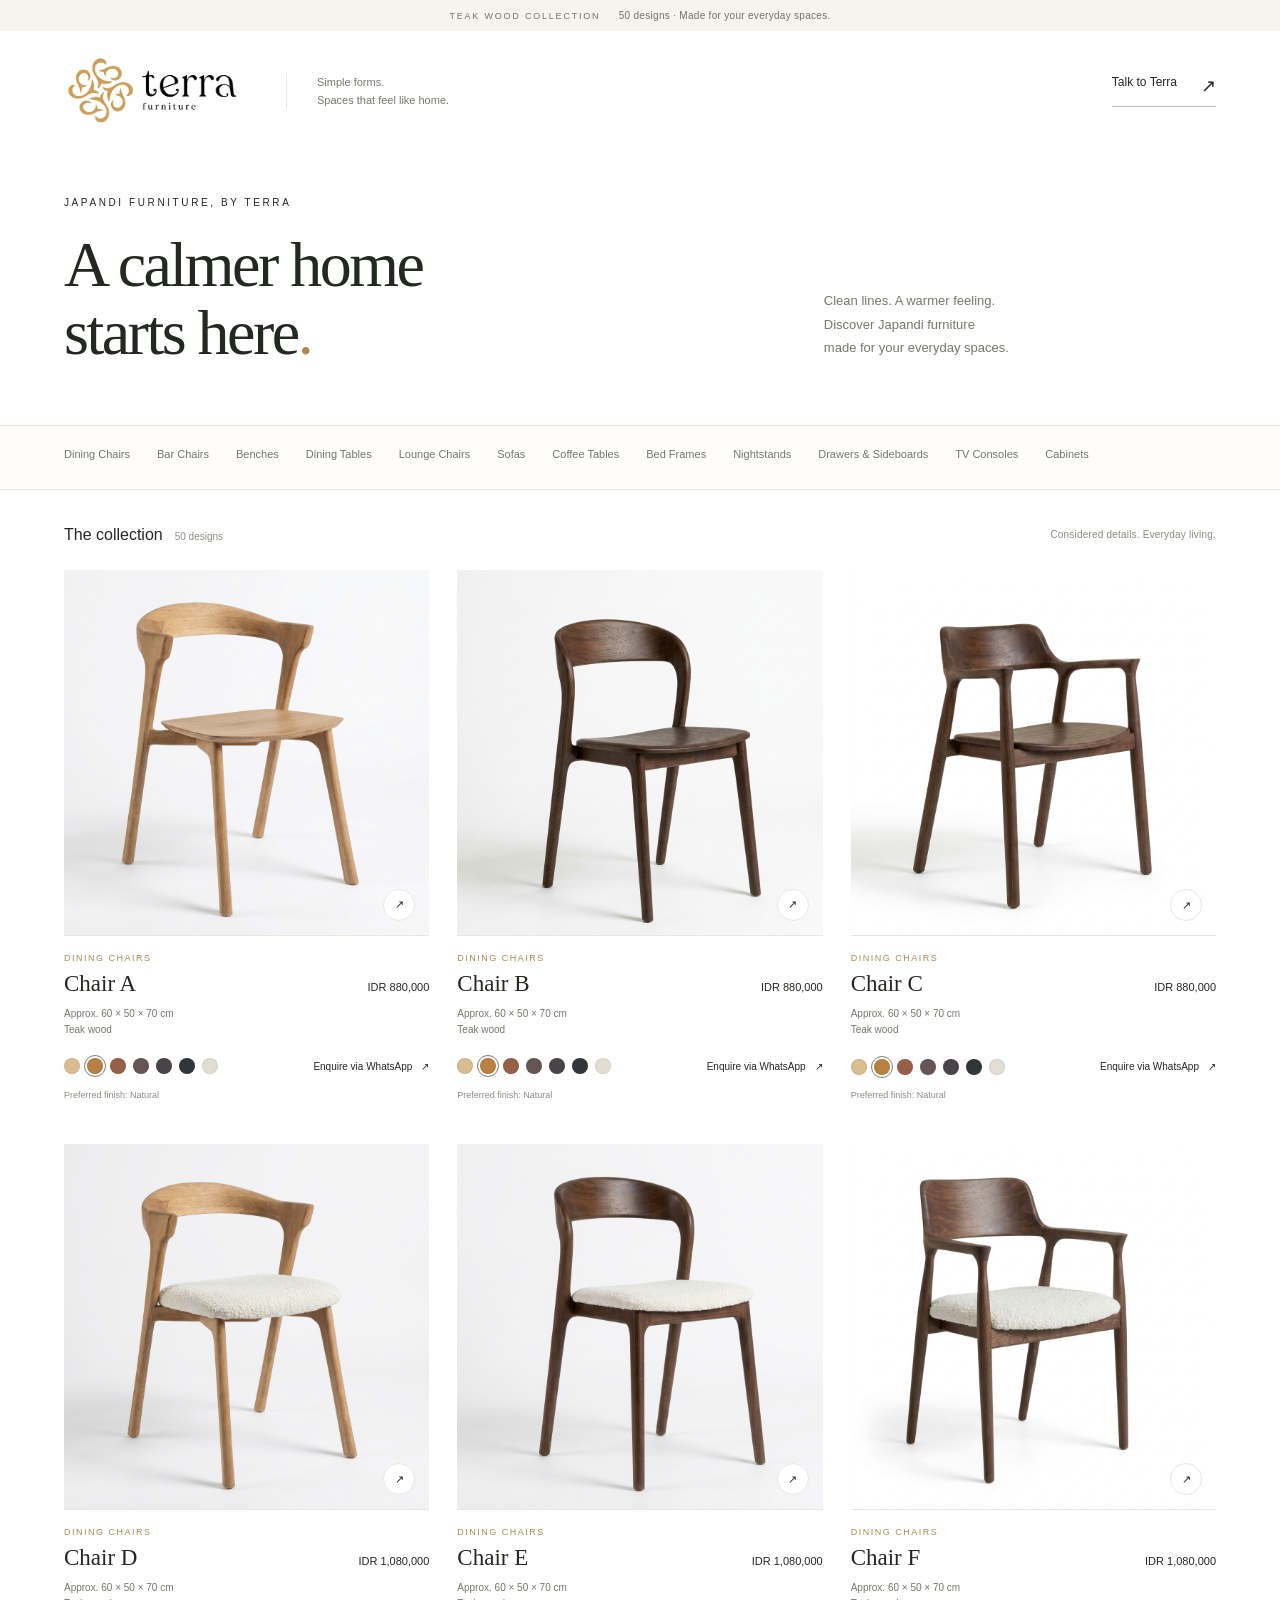
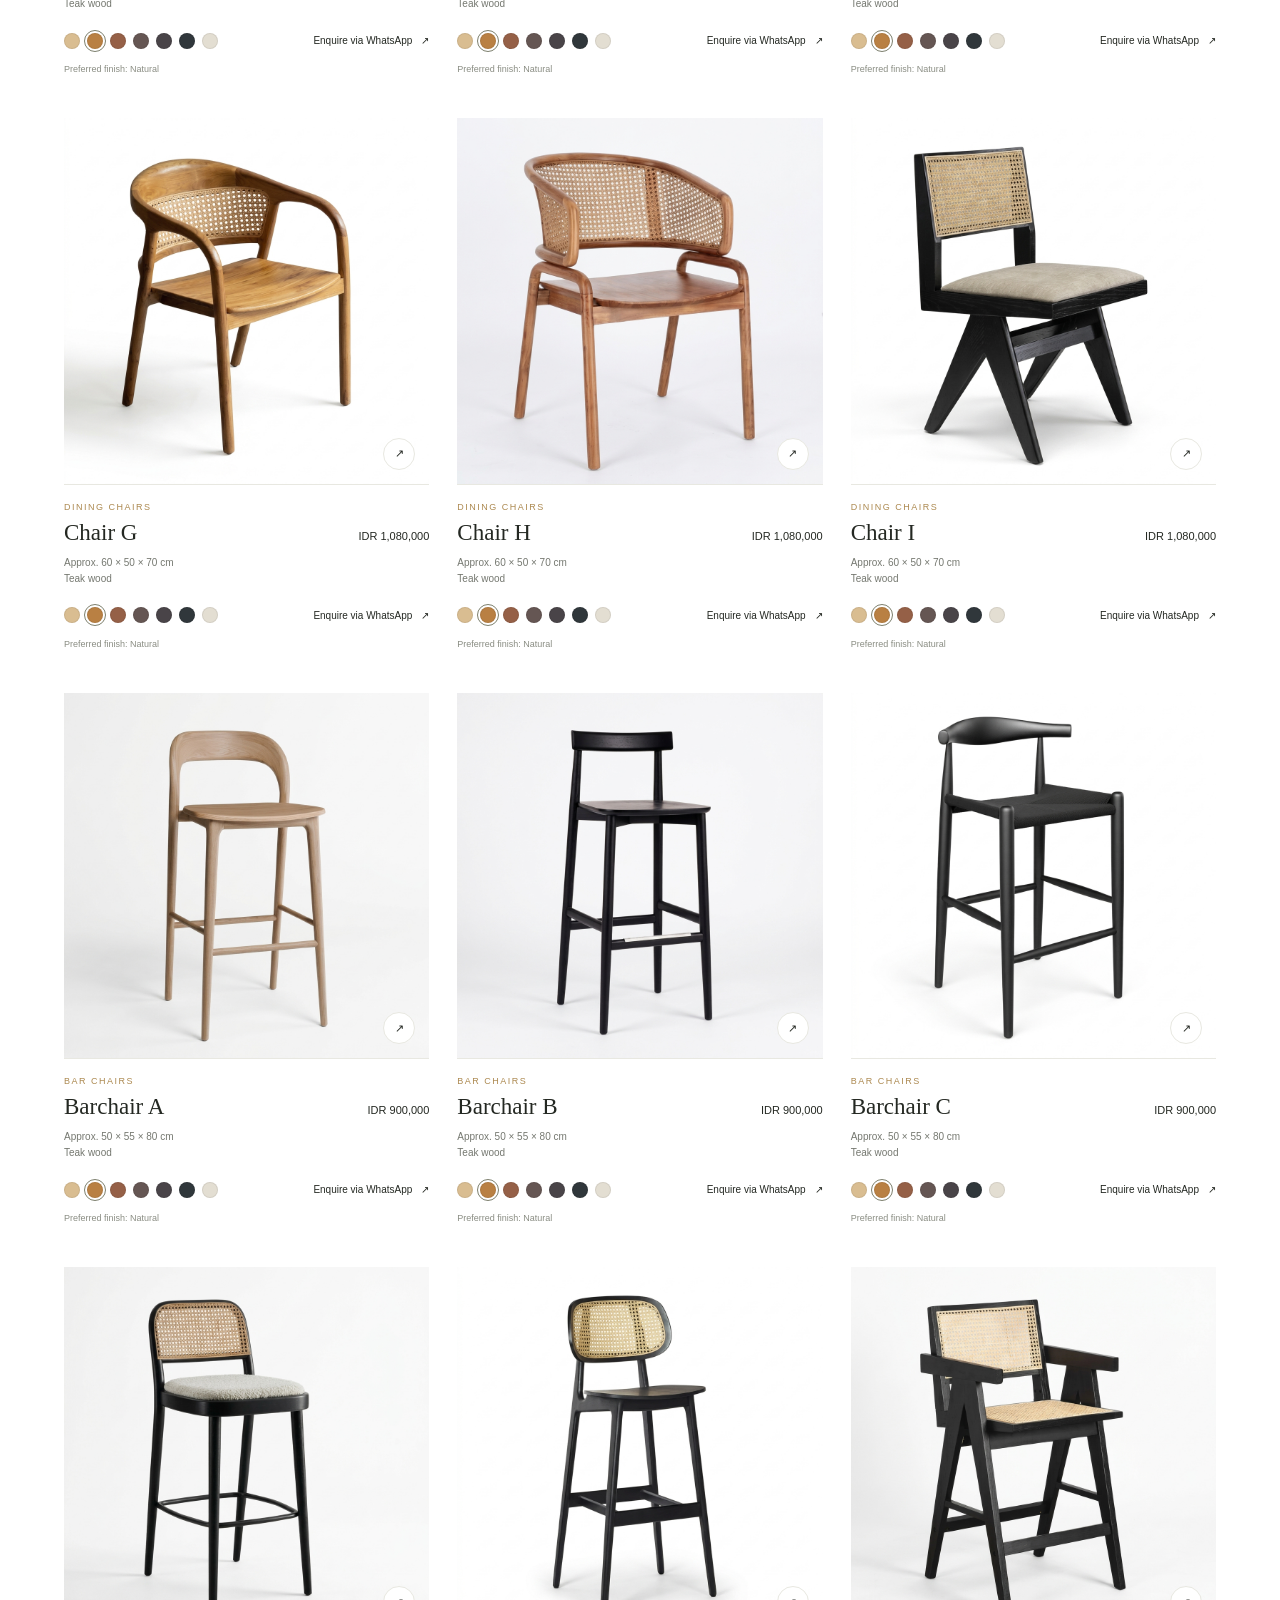
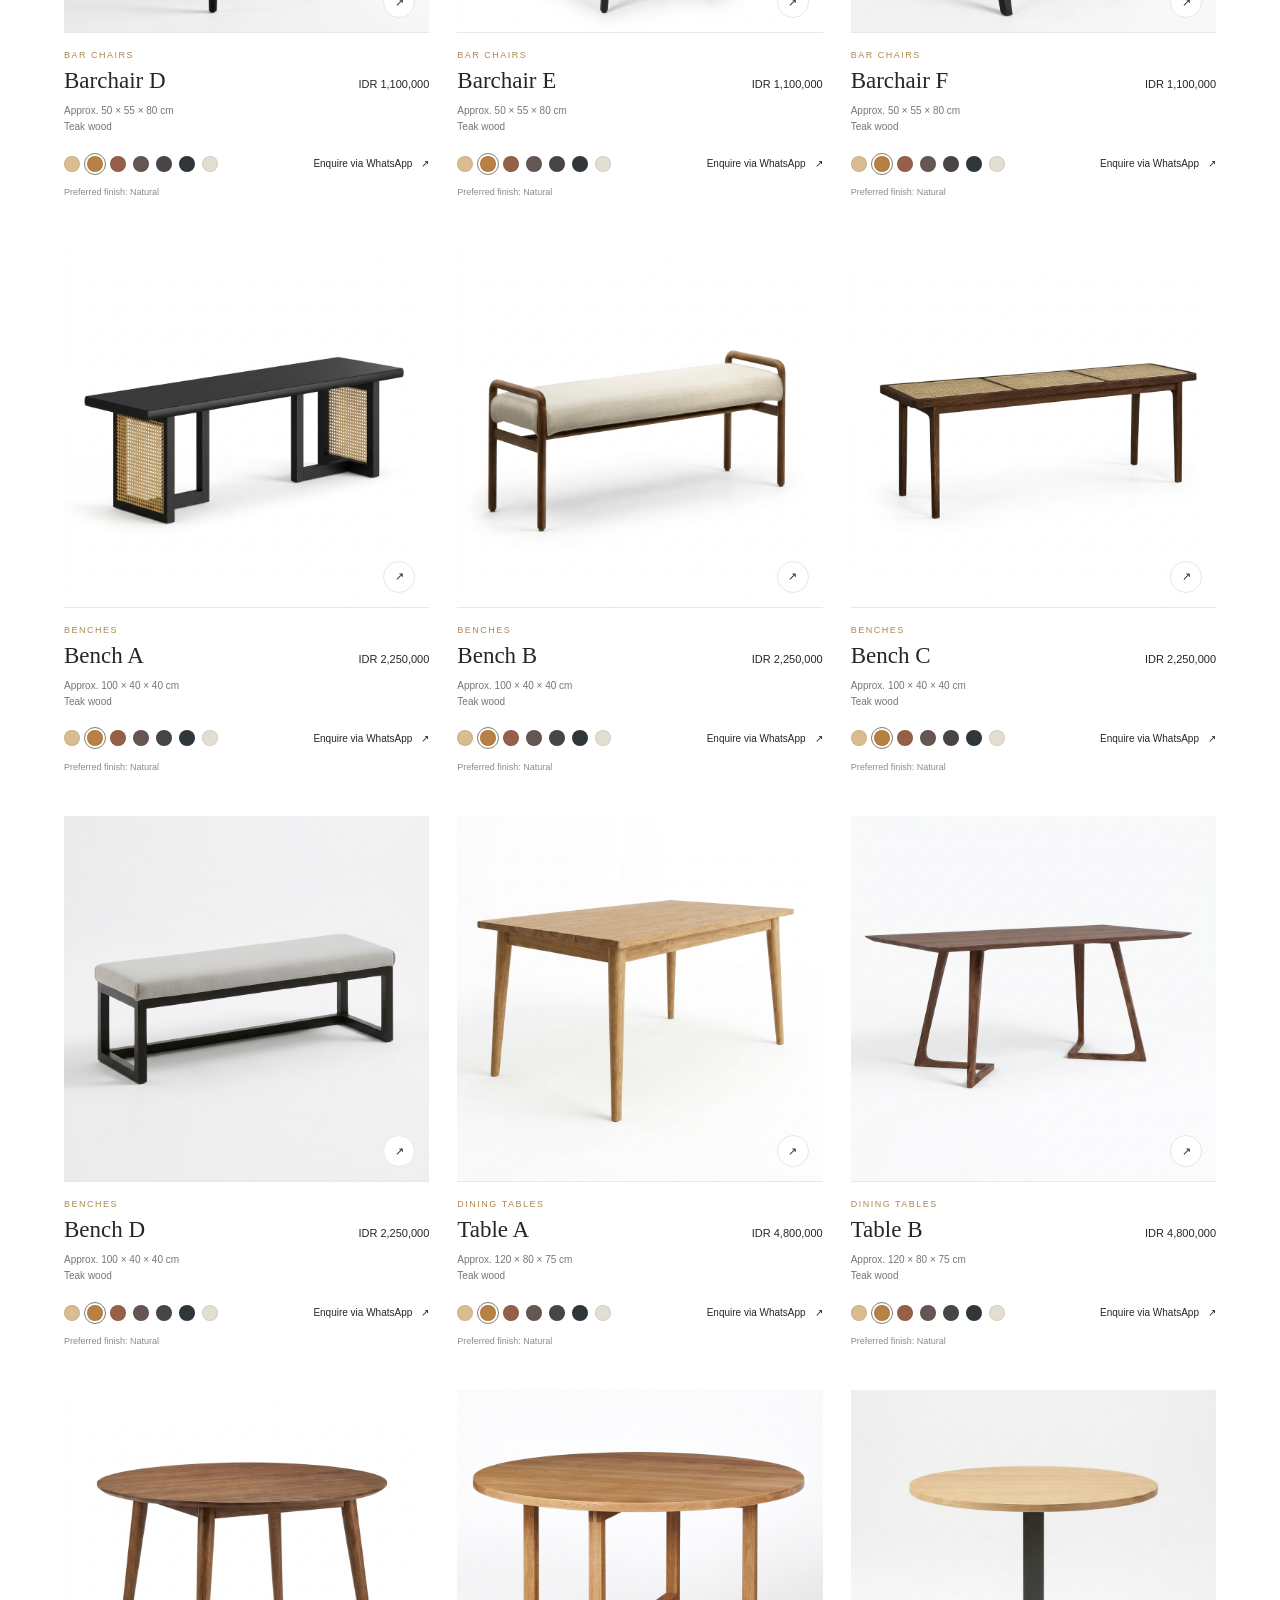
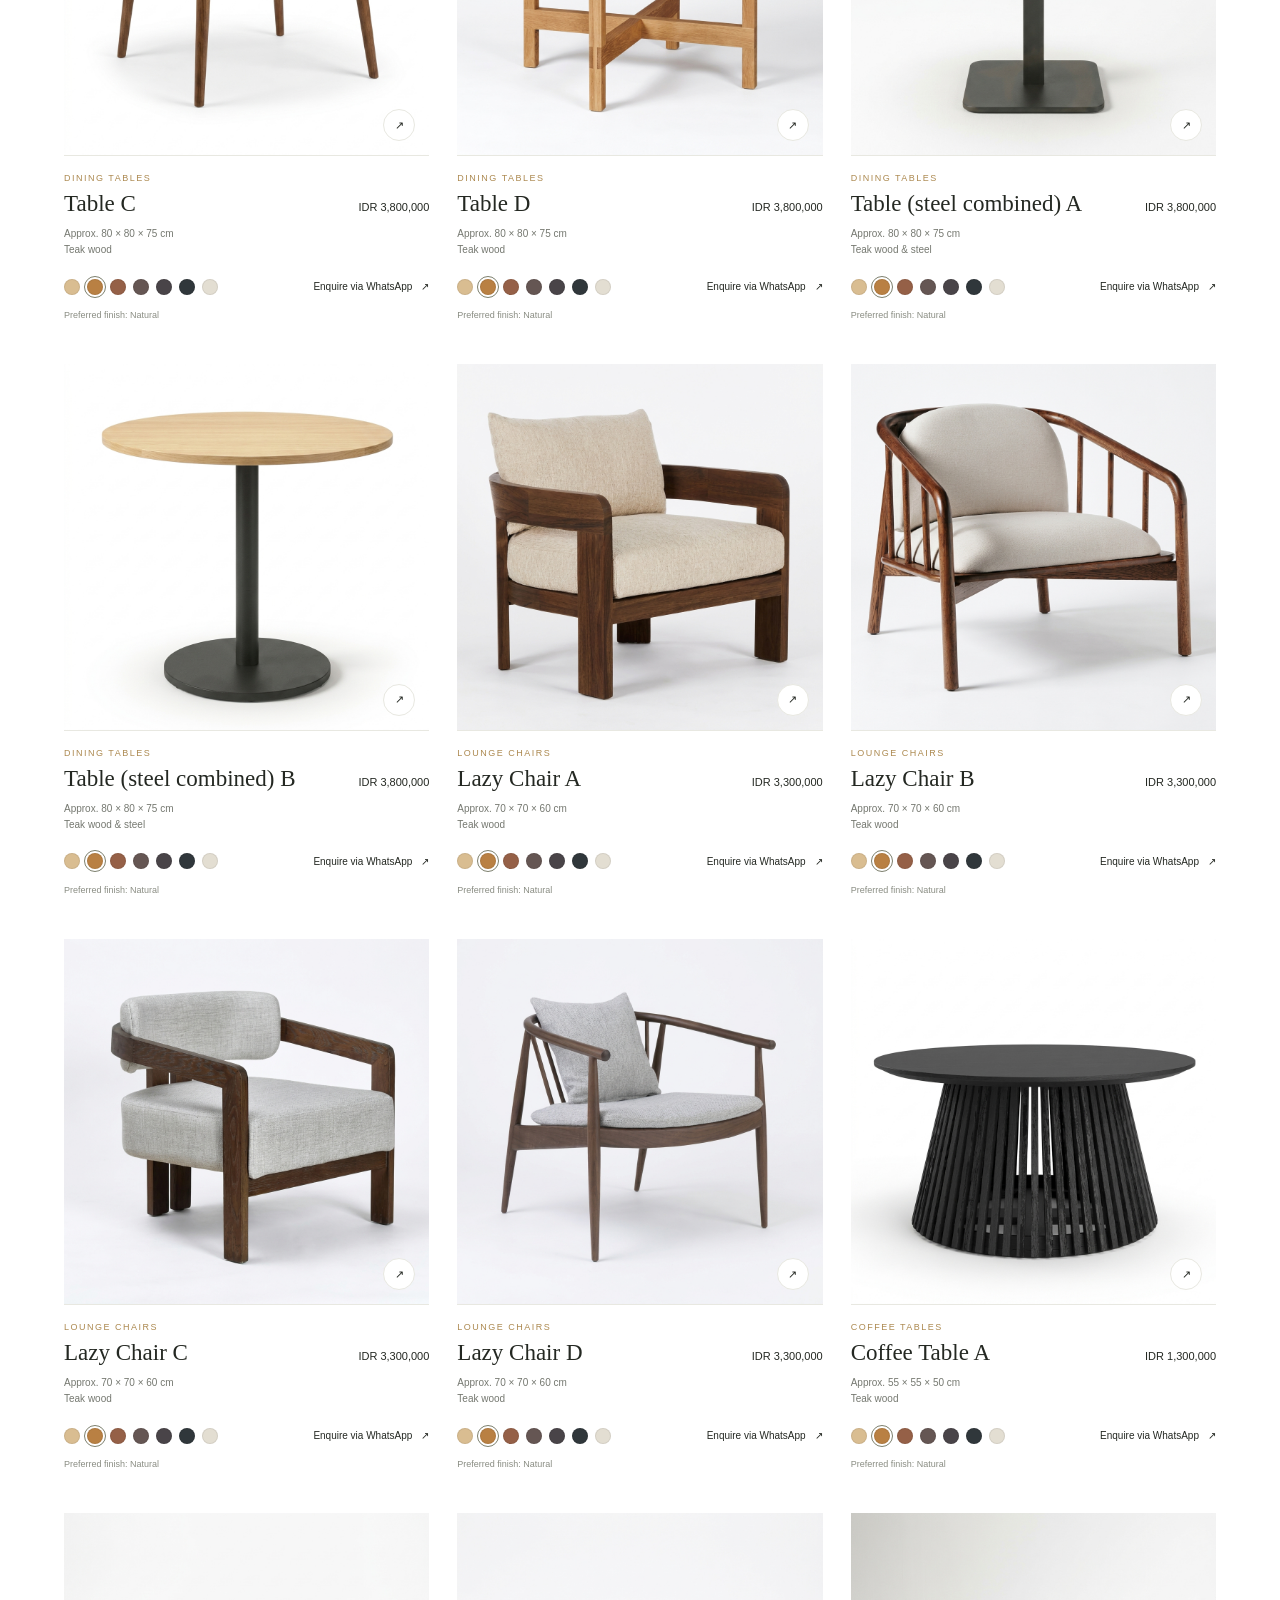
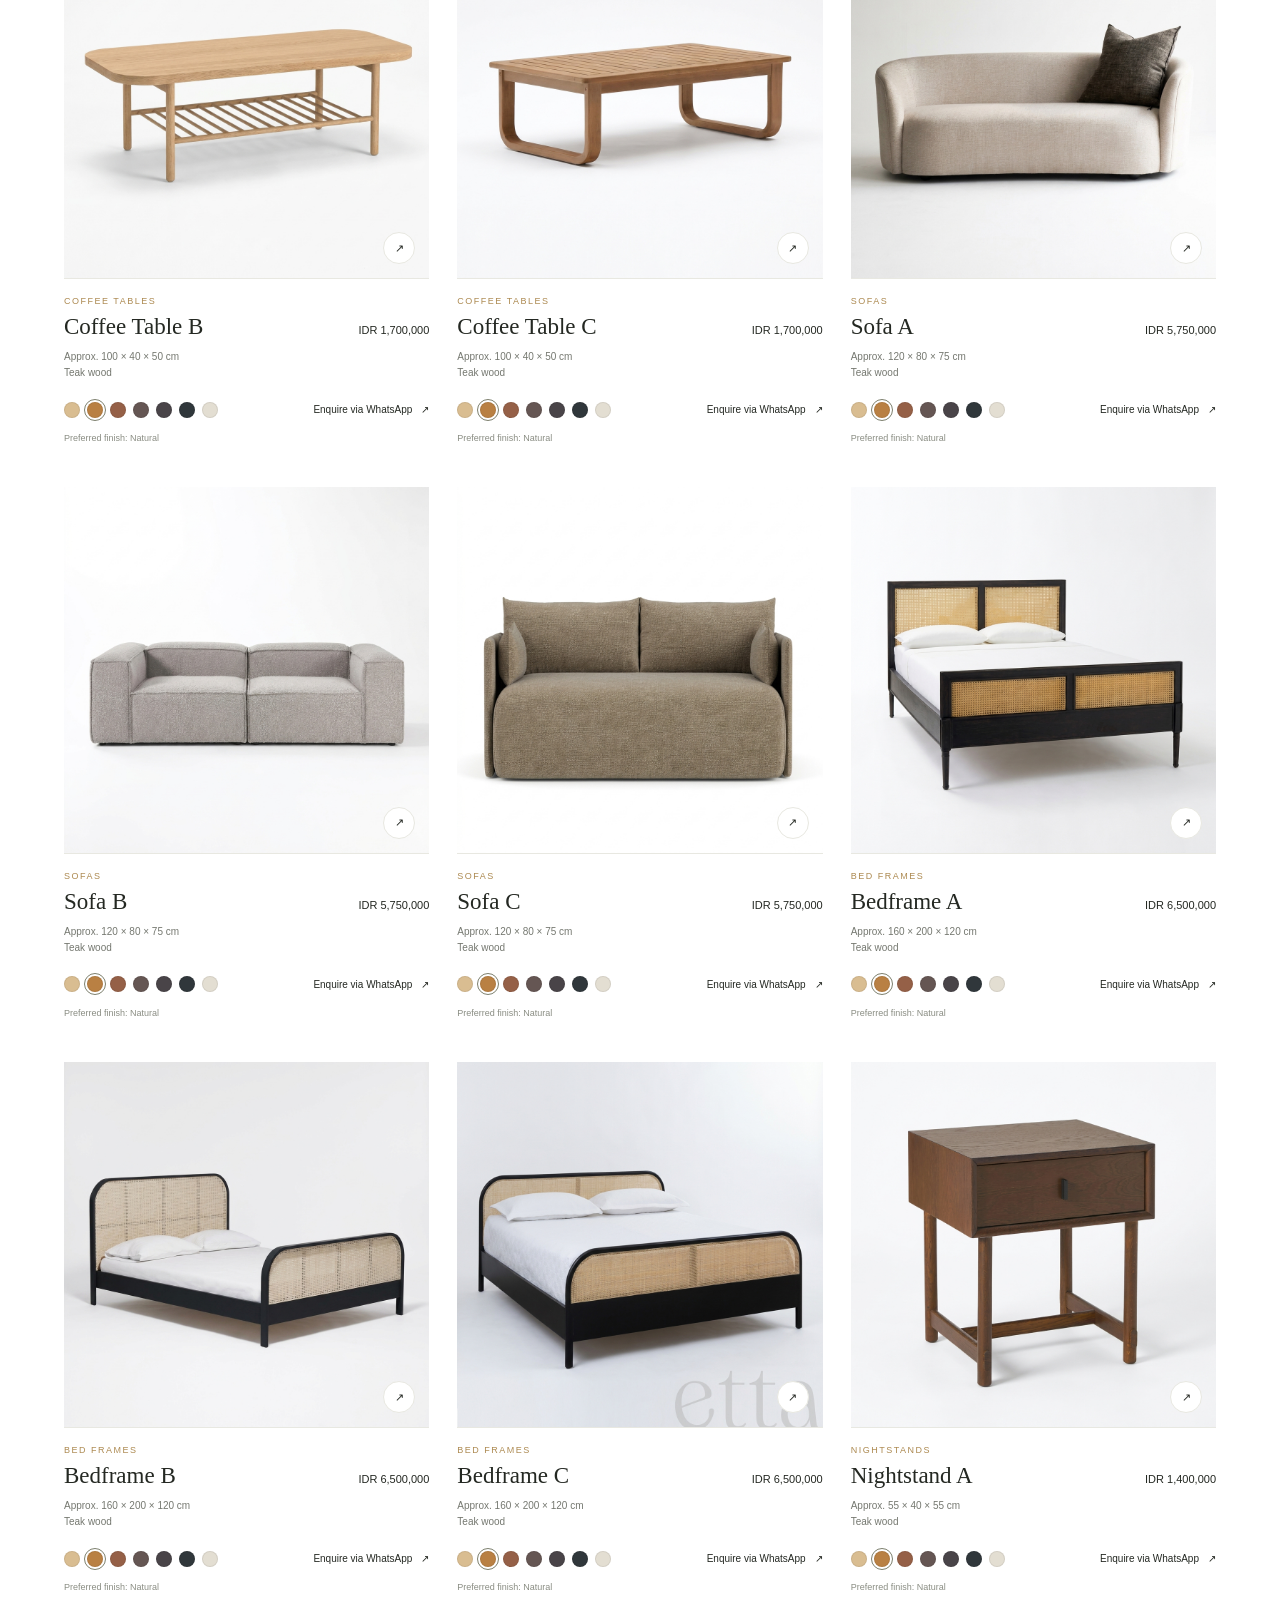
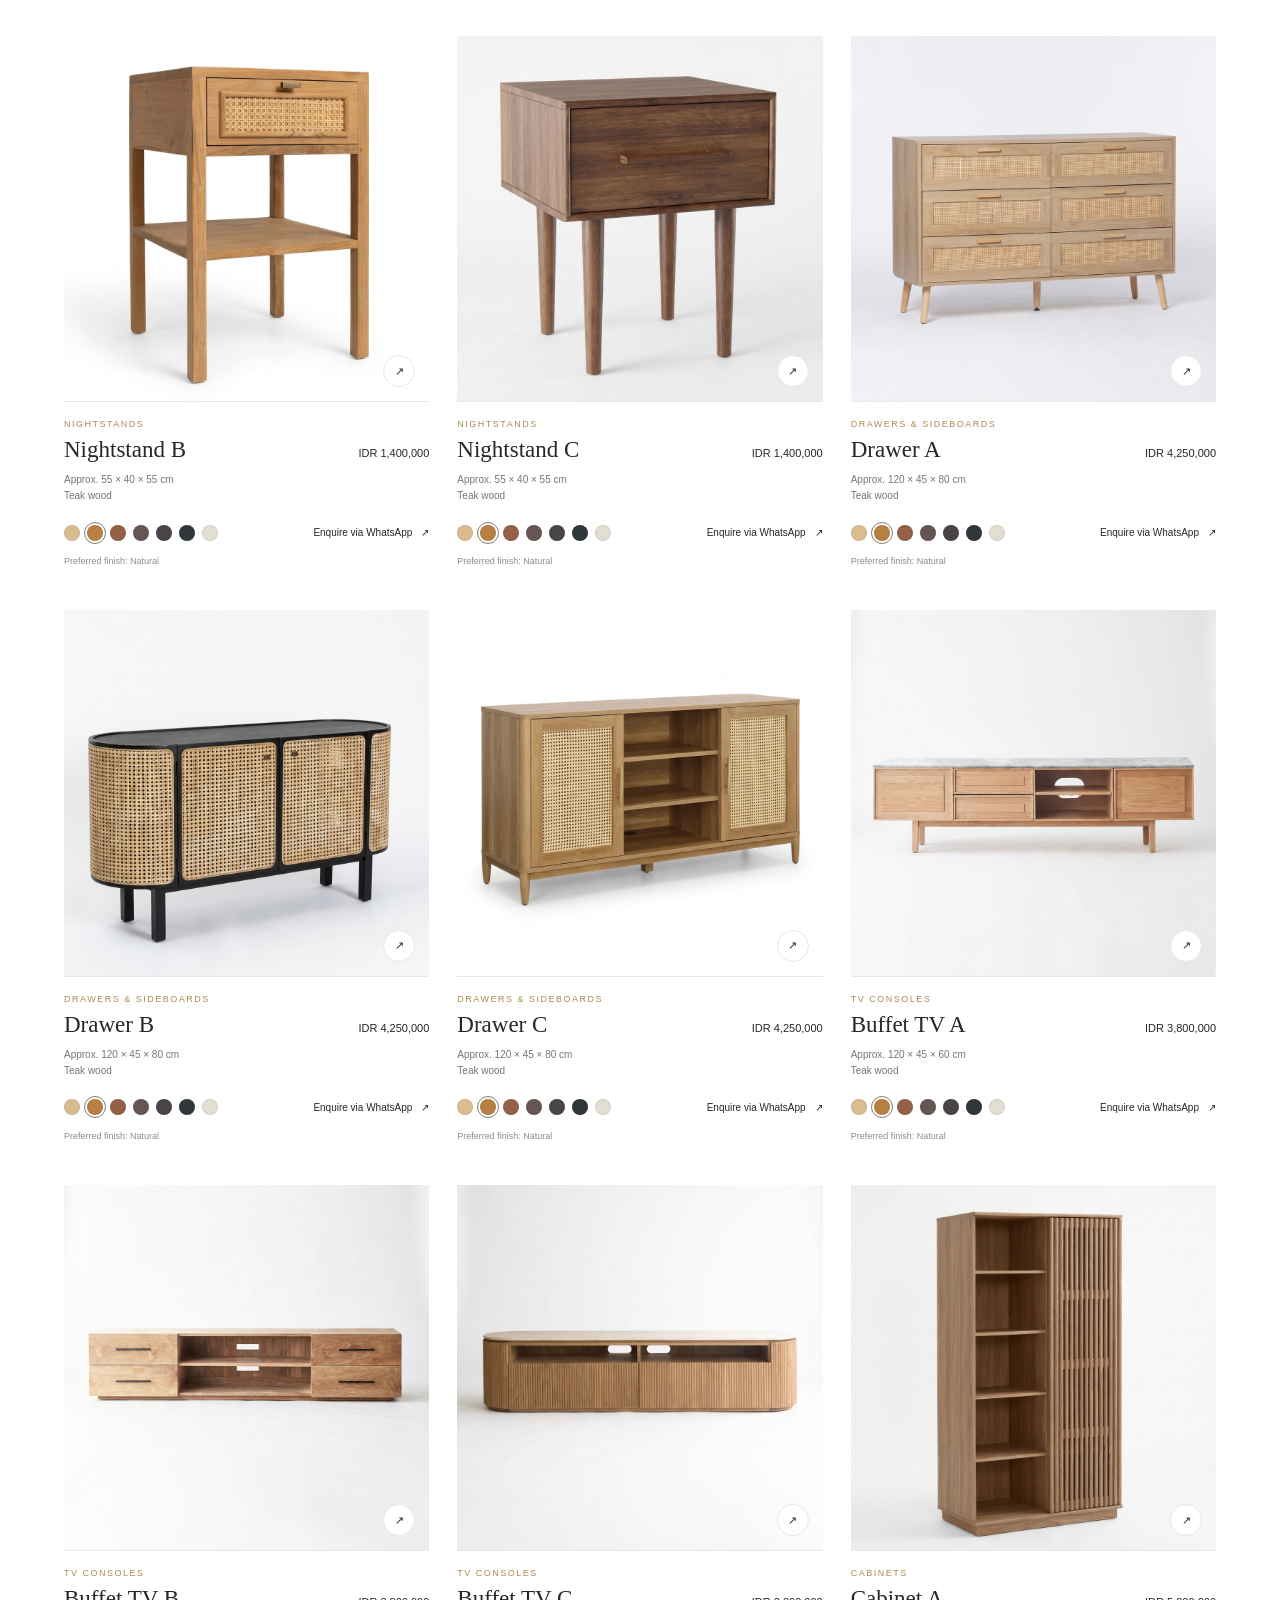
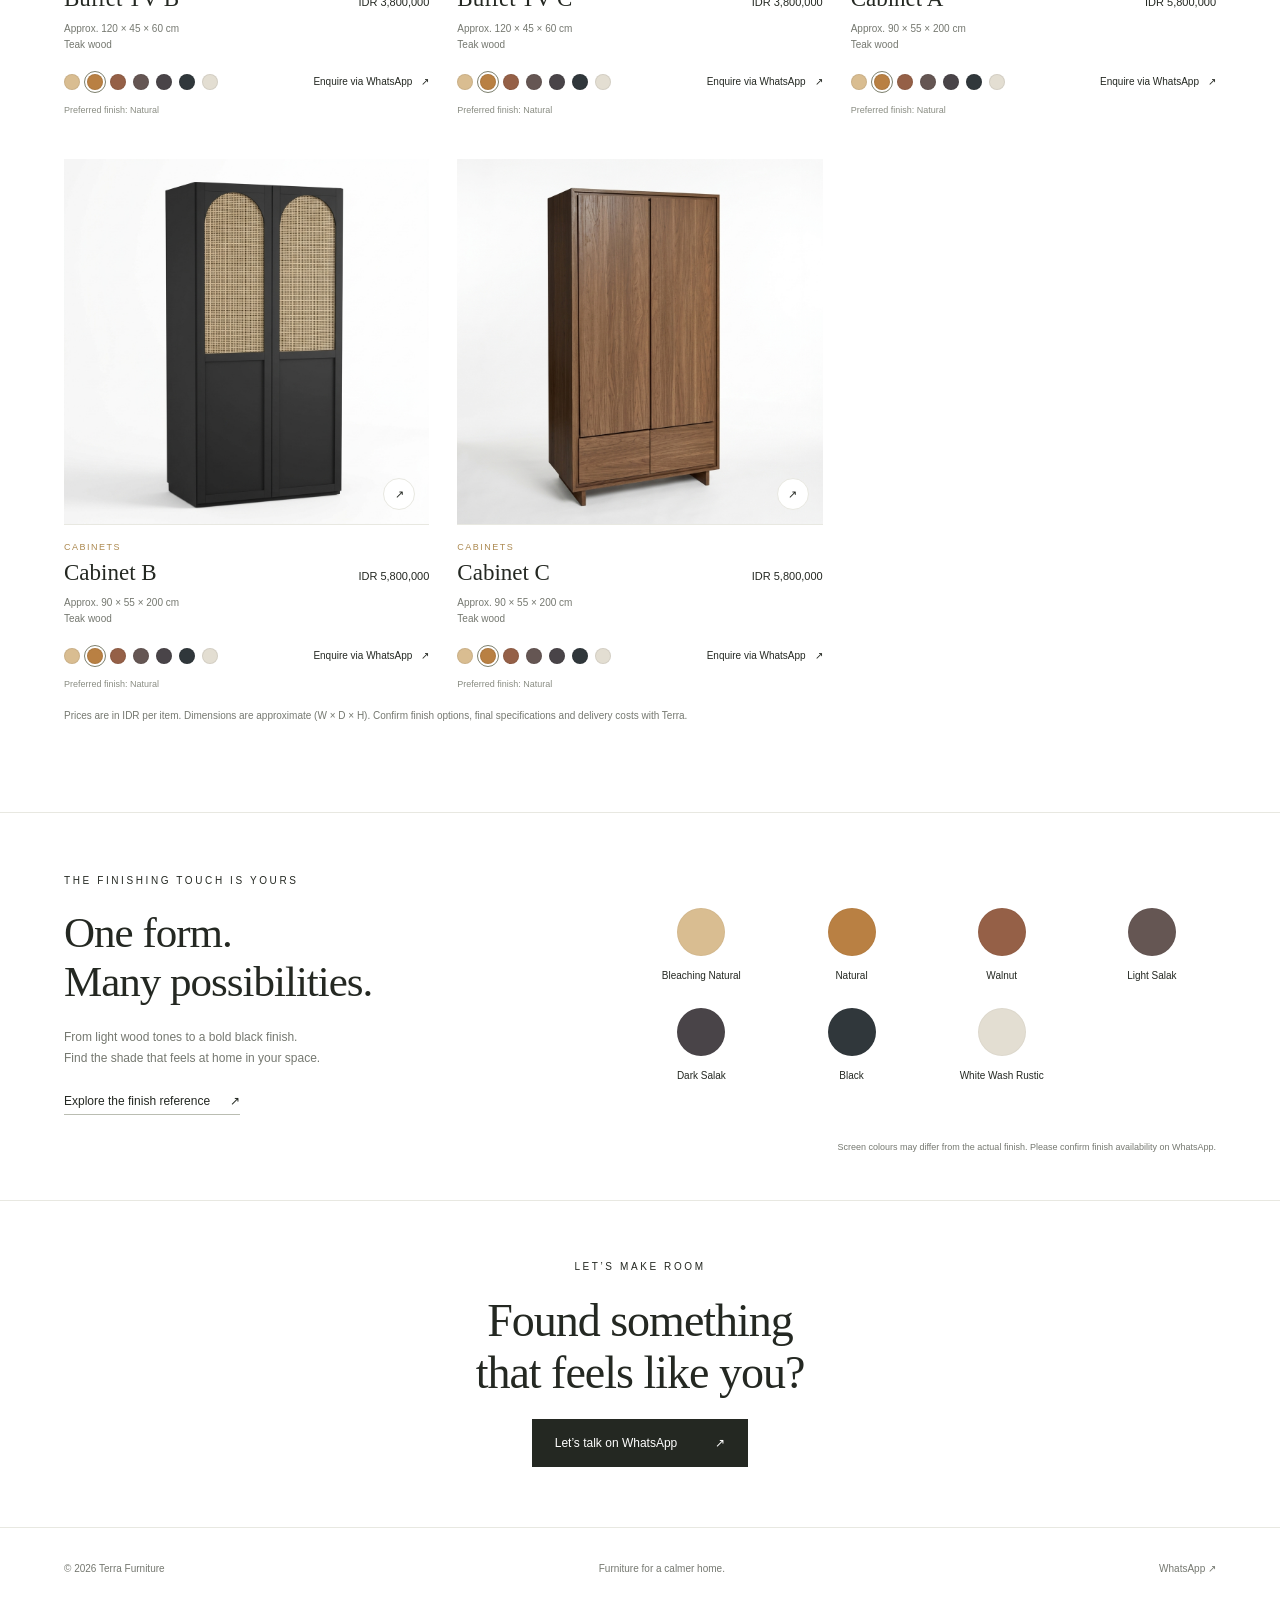
<file: index.html>
<!doctype html>
<html lang="en"><head>

  <!-- Google tag (gtag.js) -->
<script async src="https://www.googletagmanager.com/gtag/js?id=AW-16652090036"></script>
<script>
  window.dataLayer = window.dataLayer || [];
  function gtag(){dataLayer.push(arguments);}
  gtag('js', new Date());

  gtag('config', 'AW-16652090036');
</script>
  
<meta charset="utf-8"><meta name="viewport" content="width=device-width,initial-scale=1">
<title>Japandi Furniture Catalogue | Terra Furniture</title><meta name="description" content="Explore Japandi furniture by Terra Furniture, from dining chairs and tables to sofas, bed frames and cabinets. Choose a finish and enquire on WhatsApp.">
<link rel="canonical" href="https://terra-furniture-japandi.glossy-puppy-9639.chatgpt.site/"><meta name="robots" content="index,follow,max-image-preview:large">
<meta name="theme-color" content="#ffffff">
<meta property="og:type" content="website"><meta property="og:site_name" content="Terra Furniture"><meta property="og:locale" content="en_US">
<meta property="og:title" content="Japandi Furniture Catalogue | Terra Furniture"><meta property="og:description" content="Explore Japandi furniture by Terra Furniture, from dining chairs and tables to sofas, bed frames and cabinets. Choose a finish and enquire on WhatsApp."><meta property="og:url" content="https://terra-furniture-japandi.glossy-puppy-9639.chatgpt.site/">
<meta property="og:image" content="https://terra-furniture-japandi.glossy-puppy-9639.chatgpt.site/assets/cabinet-a.jpg"><meta property="og:image:width" content="1024"><meta property="og:image:height" content="1024"><meta property="og:image:alt" content="Terra Furniture wooden cabinet with vertical slatted details">
<meta name="twitter:card" content="summary_large_image"><meta name="twitter:title" content="Japandi Furniture Catalogue | Terra Furniture"><meta name="twitter:description" content="Explore Japandi furniture by Terra Furniture, from dining chairs and tables to sofas, bed frames and cabinets. Choose a finish and enquire on WhatsApp."><meta name="twitter:image" content="https://terra-furniture-japandi.glossy-puppy-9639.chatgpt.site/assets/cabinet-a.jpg"><meta name="twitter:image:alt" content="Terra Furniture wooden cabinet with vertical slatted details">
<link rel="icon" href="./assets/favicon.svg" type="image/svg+xml"><link rel="stylesheet" href="./styles.css">
<script type="application/ld+json">{"@context":"https://schema.org","@graph":[{"@type":"Organization","@id":"https://terra-furniture-japandi.glossy-puppy-9639.chatgpt.site/#organization","name":"Terra Furniture","url":"https://terra-furniture-japandi.glossy-puppy-9639.chatgpt.site/","logo":"https://terra-furniture-japandi.glossy-puppy-9639.chatgpt.site/assets/terra-logo.png"},{"@type":"WebSite","@id":"https://terra-furniture-japandi.glossy-puppy-9639.chatgpt.site/#website","url":"https://terra-furniture-japandi.glossy-puppy-9639.chatgpt.site/","name":"Terra Furniture","inLanguage":"en","publisher":{"@id":"https://terra-furniture-japandi.glossy-puppy-9639.chatgpt.site/#organization"}},{"@type":"CollectionPage","@id":"https://terra-furniture-japandi.glossy-puppy-9639.chatgpt.site/#page","url":"https://terra-furniture-japandi.glossy-puppy-9639.chatgpt.site/","name":"Japandi Furniture Catalogue | Terra Furniture","description":"Explore Japandi furniture by Terra Furniture, from dining chairs and tables to sofas, bed frames and cabinets. Choose a finish and enquire on WhatsApp.","inLanguage":"en","isPartOf":{"@id":"https://terra-furniture-japandi.glossy-puppy-9639.chatgpt.site/#website"},"about":{"@type":"Thing","name":"Japandi furniture"}}]}</script>
<script src="./products.js" defer></script><script src="./catalog-view.js" defer></script><script src="./app.js" defer></script>
</head><body data-root="./" data-category="">
<a class="skip-link" href="#collection">Skip to collection</a>
<div class="preview-note">TEAK WOOD COLLECTION <span>50 designs · Made for your everyday spaces.</span></div>
<header class="header shell"><a class="brand" href="./" aria-label="Terra Furniture — all furniture"><svg viewBox="85 510 920 380" role="img" aria-label="Terra Furniture"><image href="./assets/terra-logo.png" width="1080" height="1350"/></svg></a><p class="brand-note">Simple forms.<br>Spaces that feel like home.</p><a class="header-contact" href="https://wa.me/6285121540054" target="_blank" rel="noopener noreferrer">Talk to Terra <span aria-hidden="true">↗</span></a></header>
<main><section class="intro shell" aria-labelledby="page-title"><div><p class="eyebrow">JAPANDI FURNITURE, BY TERRA</p><h1 id="page-title">A calmer home<br>starts here<span>.</span></h1></div><p class="intro-copy">Clean lines. A warmer feeling. <br>Discover Japandi furniture <br>made for your everyday spaces.</p></section>
<div class="category-wrap"><nav class="categories shell" aria-label="Furniture categories"><a class="category-button" href="./dining-chair/">Dining Chairs</a><a class="category-button" href="./bar-chair/">Bar Chairs</a><a class="category-button" href="./bench/">Benches</a><a class="category-button" href="./dining-table/">Dining Tables</a><a class="category-button" href="./lazy-chair/">Lounge Chairs</a><a class="category-button" href="./sofa/">Sofas</a><a class="category-button" href="./coffee-table/">Coffee Tables</a><a class="category-button" href="./bed-frame/">Bed Frames</a><a class="category-button" href="./nightstand/">Nightstands</a><a class="category-button" href="./drawer/">Drawers &amp; Sideboards</a><a class="category-button" href="./buffet-tv/">TV Consoles</a><a class="category-button" href="./cabinet/">Cabinets</a></nav></div>
<section class="collection shell" id="collection" aria-labelledby="collection-title"><div class="collection-heading"><div><h2 id="collection-title">The collection</h2><span id="product-count">50 designs</span></div><span class="collection-caption">Considered details. Everyday living.</span></div>
<div id="product-grid" class="product-grid"><article class="product-card" id="chair-a" data-card="chair-a">
  <button class="product-image-button" data-open="chair-a" aria-label="View Chair A details"><img src="./assets/chair-a.jpg" alt="Chair A — Terra Furniture product photo" loading="eager" decoding="async" width="1024" height="1024"><span class="view-label" aria-hidden="true">↗</span></button>
  <div class="product-info"><p class="product-category">Dining Chairs</p><div class="product-name-row"><h3><button data-open="chair-a">Chair A</button></h3><span class="product-price">IDR 880,000</span></div><p class="product-meta">Approx. 60 × 50 × 70 cm<br>Teak wood</p><div class="card-bottom"><div class="swatches" role="group" aria-label="Finish options for Chair A"><button class="swatch" style="--swatch:#d9bd91" title="Bleaching Natural" aria-label="Bleaching Natural" aria-pressed="false" data-product="chair-a" data-finish="bleaching" data-context="card"></button><button class="swatch" style="--swatch:#b98043" title="Natural" aria-label="Natural" aria-pressed="true" data-product="chair-a" data-finish="natural" data-context="card"></button><button class="swatch" style="--swatch:#956047" title="Walnut" aria-label="Walnut" aria-pressed="false" data-product="chair-a" data-finish="walnut" data-context="card"></button><button class="swatch" style="--swatch:#655653" title="Light Salak" aria-label="Light Salak" aria-pressed="false" data-product="chair-a" data-finish="salak-muda" data-context="card"></button><button class="swatch" style="--swatch:#494448" title="Dark Salak" aria-label="Dark Salak" aria-pressed="false" data-product="chair-a" data-finish="salak-tua" data-context="card"></button><button class="swatch" style="--swatch:#30373b" title="Black" aria-label="Black" aria-pressed="false" data-product="chair-a" data-finish="black" data-context="card"></button><button class="swatch" style="--swatch:#e3ded2" title="White Wash Rustic" aria-label="White Wash Rustic" aria-pressed="false" data-product="chair-a" data-finish="white-wash" data-context="card"></button></div><a class="card-whatsapp" data-wa="chair-a" href="https://wa.me/6285121540054?text=Hello%20Terra%20Furniture%2C%20I%20am%20interested%20in%20the%20Chair%20A.%0APreferred%20finish%3A%20Natural.%0AApproximate%20dimensions%20(W%20%C3%97%20D%20%C3%97%20H)%3A%2060%20%C3%97%2050%20%C3%97%2070%20cm.%0APlease%20confirm%20the%20final%20price%2C%20availability%20and%20delivery%20cost." target="_blank" rel="noopener noreferrer">Enquire via WhatsApp <span aria-hidden="true">↗</span></a></div><p class="selection-label" data-selection="chair-a">Preferred finish: Natural</p></div></article>
<article class="product-card" id="chair-b" data-card="chair-b">
  <button class="product-image-button" data-open="chair-b" aria-label="View Chair B details"><img src="./assets/chair-b.jpg" alt="Chair B — Terra Furniture product photo" loading="eager" decoding="async" width="1024" height="1024"><span class="view-label" aria-hidden="true">↗</span></button>
  <div class="product-info"><p class="product-category">Dining Chairs</p><div class="product-name-row"><h3><button data-open="chair-b">Chair B</button></h3><span class="product-price">IDR 880,000</span></div><p class="product-meta">Approx. 60 × 50 × 70 cm<br>Teak wood</p><div class="card-bottom"><div class="swatches" role="group" aria-label="Finish options for Chair B"><button class="swatch" style="--swatch:#d9bd91" title="Bleaching Natural" aria-label="Bleaching Natural" aria-pressed="false" data-product="chair-b" data-finish="bleaching" data-context="card"></button><button class="swatch" style="--swatch:#b98043" title="Natural" aria-label="Natural" aria-pressed="true" data-product="chair-b" data-finish="natural" data-context="card"></button><button class="swatch" style="--swatch:#956047" title="Walnut" aria-label="Walnut" aria-pressed="false" data-product="chair-b" data-finish="walnut" data-context="card"></button><button class="swatch" style="--swatch:#655653" title="Light Salak" aria-label="Light Salak" aria-pressed="false" data-product="chair-b" data-finish="salak-muda" data-context="card"></button><button class="swatch" style="--swatch:#494448" title="Dark Salak" aria-label="Dark Salak" aria-pressed="false" data-product="chair-b" data-finish="salak-tua" data-context="card"></button><button class="swatch" style="--swatch:#30373b" title="Black" aria-label="Black" aria-pressed="false" data-product="chair-b" data-finish="black" data-context="card"></button><button class="swatch" style="--swatch:#e3ded2" title="White Wash Rustic" aria-label="White Wash Rustic" aria-pressed="false" data-product="chair-b" data-finish="white-wash" data-context="card"></button></div><a class="card-whatsapp" data-wa="chair-b" href="https://wa.me/6285121540054?text=Hello%20Terra%20Furniture%2C%20I%20am%20interested%20in%20the%20Chair%20B.%0APreferred%20finish%3A%20Natural.%0AApproximate%20dimensions%20(W%20%C3%97%20D%20%C3%97%20H)%3A%2060%20%C3%97%2050%20%C3%97%2070%20cm.%0APlease%20confirm%20the%20final%20price%2C%20availability%20and%20delivery%20cost." target="_blank" rel="noopener noreferrer">Enquire via WhatsApp <span aria-hidden="true">↗</span></a></div><p class="selection-label" data-selection="chair-b">Preferred finish: Natural</p></div></article>
<article class="product-card" id="chair-c" data-card="chair-c">
  <button class="product-image-button" data-open="chair-c" aria-label="View Chair C details"><img src="./assets/chair-c.jpg" alt="Chair C — Terra Furniture product photo" loading="eager" decoding="async" width="1024" height="1024"><span class="view-label" aria-hidden="true">↗</span></button>
  <div class="product-info"><p class="product-category">Dining Chairs</p><div class="product-name-row"><h3><button data-open="chair-c">Chair C</button></h3><span class="product-price">IDR 880,000</span></div><p class="product-meta">Approx. 60 × 50 × 70 cm<br>Teak wood</p><div class="card-bottom"><div class="swatches" role="group" aria-label="Finish options for Chair C"><button class="swatch" style="--swatch:#d9bd91" title="Bleaching Natural" aria-label="Bleaching Natural" aria-pressed="false" data-product="chair-c" data-finish="bleaching" data-context="card"></button><button class="swatch" style="--swatch:#b98043" title="Natural" aria-label="Natural" aria-pressed="true" data-product="chair-c" data-finish="natural" data-context="card"></button><button class="swatch" style="--swatch:#956047" title="Walnut" aria-label="Walnut" aria-pressed="false" data-product="chair-c" data-finish="walnut" data-context="card"></button><button class="swatch" style="--swatch:#655653" title="Light Salak" aria-label="Light Salak" aria-pressed="false" data-product="chair-c" data-finish="salak-muda" data-context="card"></button><button class="swatch" style="--swatch:#494448" title="Dark Salak" aria-label="Dark Salak" aria-pressed="false" data-product="chair-c" data-finish="salak-tua" data-context="card"></button><button class="swatch" style="--swatch:#30373b" title="Black" aria-label="Black" aria-pressed="false" data-product="chair-c" data-finish="black" data-context="card"></button><button class="swatch" style="--swatch:#e3ded2" title="White Wash Rustic" aria-label="White Wash Rustic" aria-pressed="false" data-product="chair-c" data-finish="white-wash" data-context="card"></button></div><a class="card-whatsapp" data-wa="chair-c" href="https://wa.me/6285121540054?text=Hello%20Terra%20Furniture%2C%20I%20am%20interested%20in%20the%20Chair%20C.%0APreferred%20finish%3A%20Natural.%0AApproximate%20dimensions%20(W%20%C3%97%20D%20%C3%97%20H)%3A%2060%20%C3%97%2050%20%C3%97%2070%20cm.%0APlease%20confirm%20the%20final%20price%2C%20availability%20and%20delivery%20cost." target="_blank" rel="noopener noreferrer">Enquire via WhatsApp <span aria-hidden="true">↗</span></a></div><p class="selection-label" data-selection="chair-c">Preferred finish: Natural</p></div></article>
<article class="product-card" id="chair-d" data-card="chair-d">
  <button class="product-image-button" data-open="chair-d" aria-label="View Chair D details"><img src="./assets/chair-d.jpg" alt="Chair D — Terra Furniture product photo" loading="lazy" decoding="async" width="1024" height="1024"><span class="view-label" aria-hidden="true">↗</span></button>
  <div class="product-info"><p class="product-category">Dining Chairs</p><div class="product-name-row"><h3><button data-open="chair-d">Chair D</button></h3><span class="product-price">IDR 1,080,000</span></div><p class="product-meta">Approx. 60 × 50 × 70 cm<br>Teak wood</p><div class="card-bottom"><div class="swatches" role="group" aria-label="Finish options for Chair D"><button class="swatch" style="--swatch:#d9bd91" title="Bleaching Natural" aria-label="Bleaching Natural" aria-pressed="false" data-product="chair-d" data-finish="bleaching" data-context="card"></button><button class="swatch" style="--swatch:#b98043" title="Natural" aria-label="Natural" aria-pressed="true" data-product="chair-d" data-finish="natural" data-context="card"></button><button class="swatch" style="--swatch:#956047" title="Walnut" aria-label="Walnut" aria-pressed="false" data-product="chair-d" data-finish="walnut" data-context="card"></button><button class="swatch" style="--swatch:#655653" title="Light Salak" aria-label="Light Salak" aria-pressed="false" data-product="chair-d" data-finish="salak-muda" data-context="card"></button><button class="swatch" style="--swatch:#494448" title="Dark Salak" aria-label="Dark Salak" aria-pressed="false" data-product="chair-d" data-finish="salak-tua" data-context="card"></button><button class="swatch" style="--swatch:#30373b" title="Black" aria-label="Black" aria-pressed="false" data-product="chair-d" data-finish="black" data-context="card"></button><button class="swatch" style="--swatch:#e3ded2" title="White Wash Rustic" aria-label="White Wash Rustic" aria-pressed="false" data-product="chair-d" data-finish="white-wash" data-context="card"></button></div><a class="card-whatsapp" data-wa="chair-d" href="https://wa.me/6285121540054?text=Hello%20Terra%20Furniture%2C%20I%20am%20interested%20in%20the%20Chair%20D.%0APreferred%20finish%3A%20Natural.%0AApproximate%20dimensions%20(W%20%C3%97%20D%20%C3%97%20H)%3A%2060%20%C3%97%2050%20%C3%97%2070%20cm.%0APlease%20confirm%20the%20final%20price%2C%20availability%20and%20delivery%20cost." target="_blank" rel="noopener noreferrer">Enquire via WhatsApp <span aria-hidden="true">↗</span></a></div><p class="selection-label" data-selection="chair-d">Preferred finish: Natural</p></div></article>
<article class="product-card" id="chair-e" data-card="chair-e">
  <button class="product-image-button" data-open="chair-e" aria-label="View Chair E details"><img src="./assets/chair-e.jpg" alt="Chair E — Terra Furniture product photo" loading="lazy" decoding="async" width="1024" height="1024"><span class="view-label" aria-hidden="true">↗</span></button>
  <div class="product-info"><p class="product-category">Dining Chairs</p><div class="product-name-row"><h3><button data-open="chair-e">Chair E</button></h3><span class="product-price">IDR 1,080,000</span></div><p class="product-meta">Approx. 60 × 50 × 70 cm<br>Teak wood</p><div class="card-bottom"><div class="swatches" role="group" aria-label="Finish options for Chair E"><button class="swatch" style="--swatch:#d9bd91" title="Bleaching Natural" aria-label="Bleaching Natural" aria-pressed="false" data-product="chair-e" data-finish="bleaching" data-context="card"></button><button class="swatch" style="--swatch:#b98043" title="Natural" aria-label="Natural" aria-pressed="true" data-product="chair-e" data-finish="natural" data-context="card"></button><button class="swatch" style="--swatch:#956047" title="Walnut" aria-label="Walnut" aria-pressed="false" data-product="chair-e" data-finish="walnut" data-context="card"></button><button class="swatch" style="--swatch:#655653" title="Light Salak" aria-label="Light Salak" aria-pressed="false" data-product="chair-e" data-finish="salak-muda" data-context="card"></button><button class="swatch" style="--swatch:#494448" title="Dark Salak" aria-label="Dark Salak" aria-pressed="false" data-product="chair-e" data-finish="salak-tua" data-context="card"></button><button class="swatch" style="--swatch:#30373b" title="Black" aria-label="Black" aria-pressed="false" data-product="chair-e" data-finish="black" data-context="card"></button><button class="swatch" style="--swatch:#e3ded2" title="White Wash Rustic" aria-label="White Wash Rustic" aria-pressed="false" data-product="chair-e" data-finish="white-wash" data-context="card"></button></div><a class="card-whatsapp" data-wa="chair-e" href="https://wa.me/6285121540054?text=Hello%20Terra%20Furniture%2C%20I%20am%20interested%20in%20the%20Chair%20E.%0APreferred%20finish%3A%20Natural.%0AApproximate%20dimensions%20(W%20%C3%97%20D%20%C3%97%20H)%3A%2060%20%C3%97%2050%20%C3%97%2070%20cm.%0APlease%20confirm%20the%20final%20price%2C%20availability%20and%20delivery%20cost." target="_blank" rel="noopener noreferrer">Enquire via WhatsApp <span aria-hidden="true">↗</span></a></div><p class="selection-label" data-selection="chair-e">Preferred finish: Natural</p></div></article>
<article class="product-card" id="chair-f" data-card="chair-f">
  <button class="product-image-button" data-open="chair-f" aria-label="View Chair F details"><img src="./assets/chair-f.jpg" alt="Chair F — Terra Furniture product photo" loading="lazy" decoding="async" width="1024" height="1024"><span class="view-label" aria-hidden="true">↗</span></button>
  <div class="product-info"><p class="product-category">Dining Chairs</p><div class="product-name-row"><h3><button data-open="chair-f">Chair F</button></h3><span class="product-price">IDR 1,080,000</span></div><p class="product-meta">Approx. 60 × 50 × 70 cm<br>Teak wood</p><div class="card-bottom"><div class="swatches" role="group" aria-label="Finish options for Chair F"><button class="swatch" style="--swatch:#d9bd91" title="Bleaching Natural" aria-label="Bleaching Natural" aria-pressed="false" data-product="chair-f" data-finish="bleaching" data-context="card"></button><button class="swatch" style="--swatch:#b98043" title="Natural" aria-label="Natural" aria-pressed="true" data-product="chair-f" data-finish="natural" data-context="card"></button><button class="swatch" style="--swatch:#956047" title="Walnut" aria-label="Walnut" aria-pressed="false" data-product="chair-f" data-finish="walnut" data-context="card"></button><button class="swatch" style="--swatch:#655653" title="Light Salak" aria-label="Light Salak" aria-pressed="false" data-product="chair-f" data-finish="salak-muda" data-context="card"></button><button class="swatch" style="--swatch:#494448" title="Dark Salak" aria-label="Dark Salak" aria-pressed="false" data-product="chair-f" data-finish="salak-tua" data-context="card"></button><button class="swatch" style="--swatch:#30373b" title="Black" aria-label="Black" aria-pressed="false" data-product="chair-f" data-finish="black" data-context="card"></button><button class="swatch" style="--swatch:#e3ded2" title="White Wash Rustic" aria-label="White Wash Rustic" aria-pressed="false" data-product="chair-f" data-finish="white-wash" data-context="card"></button></div><a class="card-whatsapp" data-wa="chair-f" href="https://wa.me/6285121540054?text=Hello%20Terra%20Furniture%2C%20I%20am%20interested%20in%20the%20Chair%20F.%0APreferred%20finish%3A%20Natural.%0AApproximate%20dimensions%20(W%20%C3%97%20D%20%C3%97%20H)%3A%2060%20%C3%97%2050%20%C3%97%2070%20cm.%0APlease%20confirm%20the%20final%20price%2C%20availability%20and%20delivery%20cost." target="_blank" rel="noopener noreferrer">Enquire via WhatsApp <span aria-hidden="true">↗</span></a></div><p class="selection-label" data-selection="chair-f">Preferred finish: Natural</p></div></article>
<article class="product-card" id="chair-g" data-card="chair-g">
  <button class="product-image-button" data-open="chair-g" aria-label="View Chair G details"><img src="./assets/chair-g.jpg" alt="Chair G — Terra Furniture product photo" loading="lazy" decoding="async" width="1024" height="1024"><span class="view-label" aria-hidden="true">↗</span></button>
  <div class="product-info"><p class="product-category">Dining Chairs</p><div class="product-name-row"><h3><button data-open="chair-g">Chair G</button></h3><span class="product-price">IDR 1,080,000</span></div><p class="product-meta">Approx. 60 × 50 × 70 cm<br>Teak wood</p><div class="card-bottom"><div class="swatches" role="group" aria-label="Finish options for Chair G"><button class="swatch" style="--swatch:#d9bd91" title="Bleaching Natural" aria-label="Bleaching Natural" aria-pressed="false" data-product="chair-g" data-finish="bleaching" data-context="card"></button><button class="swatch" style="--swatch:#b98043" title="Natural" aria-label="Natural" aria-pressed="true" data-product="chair-g" data-finish="natural" data-context="card"></button><button class="swatch" style="--swatch:#956047" title="Walnut" aria-label="Walnut" aria-pressed="false" data-product="chair-g" data-finish="walnut" data-context="card"></button><button class="swatch" style="--swatch:#655653" title="Light Salak" aria-label="Light Salak" aria-pressed="false" data-product="chair-g" data-finish="salak-muda" data-context="card"></button><button class="swatch" style="--swatch:#494448" title="Dark Salak" aria-label="Dark Salak" aria-pressed="false" data-product="chair-g" data-finish="salak-tua" data-context="card"></button><button class="swatch" style="--swatch:#30373b" title="Black" aria-label="Black" aria-pressed="false" data-product="chair-g" data-finish="black" data-context="card"></button><button class="swatch" style="--swatch:#e3ded2" title="White Wash Rustic" aria-label="White Wash Rustic" aria-pressed="false" data-product="chair-g" data-finish="white-wash" data-context="card"></button></div><a class="card-whatsapp" data-wa="chair-g" href="https://wa.me/6285121540054?text=Hello%20Terra%20Furniture%2C%20I%20am%20interested%20in%20the%20Chair%20G.%0APreferred%20finish%3A%20Natural.%0AApproximate%20dimensions%20(W%20%C3%97%20D%20%C3%97%20H)%3A%2060%20%C3%97%2050%20%C3%97%2070%20cm.%0APlease%20confirm%20the%20final%20price%2C%20availability%20and%20delivery%20cost." target="_blank" rel="noopener noreferrer">Enquire via WhatsApp <span aria-hidden="true">↗</span></a></div><p class="selection-label" data-selection="chair-g">Preferred finish: Natural</p></div></article>
<article class="product-card" id="chair-h" data-card="chair-h">
  <button class="product-image-button" data-open="chair-h" aria-label="View Chair H details"><img src="./assets/chair-h.jpg" alt="Chair H — Terra Furniture product photo" loading="lazy" decoding="async" width="1024" height="1024"><span class="view-label" aria-hidden="true">↗</span></button>
  <div class="product-info"><p class="product-category">Dining Chairs</p><div class="product-name-row"><h3><button data-open="chair-h">Chair H</button></h3><span class="product-price">IDR 1,080,000</span></div><p class="product-meta">Approx. 60 × 50 × 70 cm<br>Teak wood</p><div class="card-bottom"><div class="swatches" role="group" aria-label="Finish options for Chair H"><button class="swatch" style="--swatch:#d9bd91" title="Bleaching Natural" aria-label="Bleaching Natural" aria-pressed="false" data-product="chair-h" data-finish="bleaching" data-context="card"></button><button class="swatch" style="--swatch:#b98043" title="Natural" aria-label="Natural" aria-pressed="true" data-product="chair-h" data-finish="natural" data-context="card"></button><button class="swatch" style="--swatch:#956047" title="Walnut" aria-label="Walnut" aria-pressed="false" data-product="chair-h" data-finish="walnut" data-context="card"></button><button class="swatch" style="--swatch:#655653" title="Light Salak" aria-label="Light Salak" aria-pressed="false" data-product="chair-h" data-finish="salak-muda" data-context="card"></button><button class="swatch" style="--swatch:#494448" title="Dark Salak" aria-label="Dark Salak" aria-pressed="false" data-product="chair-h" data-finish="salak-tua" data-context="card"></button><button class="swatch" style="--swatch:#30373b" title="Black" aria-label="Black" aria-pressed="false" data-product="chair-h" data-finish="black" data-context="card"></button><button class="swatch" style="--swatch:#e3ded2" title="White Wash Rustic" aria-label="White Wash Rustic" aria-pressed="false" data-product="chair-h" data-finish="white-wash" data-context="card"></button></div><a class="card-whatsapp" data-wa="chair-h" href="https://wa.me/6285121540054?text=Hello%20Terra%20Furniture%2C%20I%20am%20interested%20in%20the%20Chair%20H.%0APreferred%20finish%3A%20Natural.%0AApproximate%20dimensions%20(W%20%C3%97%20D%20%C3%97%20H)%3A%2060%20%C3%97%2050%20%C3%97%2070%20cm.%0APlease%20confirm%20the%20final%20price%2C%20availability%20and%20delivery%20cost." target="_blank" rel="noopener noreferrer">Enquire via WhatsApp <span aria-hidden="true">↗</span></a></div><p class="selection-label" data-selection="chair-h">Preferred finish: Natural</p></div></article>
<article class="product-card" id="chair-i" data-card="chair-i">
  <button class="product-image-button" data-open="chair-i" aria-label="View Chair I details"><img src="./assets/chair-i.jpg" alt="Chair I — Terra Furniture product photo" loading="lazy" decoding="async" width="1024" height="1024"><span class="view-label" aria-hidden="true">↗</span></button>
  <div class="product-info"><p class="product-category">Dining Chairs</p><div class="product-name-row"><h3><button data-open="chair-i">Chair I</button></h3><span class="product-price">IDR 1,080,000</span></div><p class="product-meta">Approx. 60 × 50 × 70 cm<br>Teak wood</p><div class="card-bottom"><div class="swatches" role="group" aria-label="Finish options for Chair I"><button class="swatch" style="--swatch:#d9bd91" title="Bleaching Natural" aria-label="Bleaching Natural" aria-pressed="false" data-product="chair-i" data-finish="bleaching" data-context="card"></button><button class="swatch" style="--swatch:#b98043" title="Natural" aria-label="Natural" aria-pressed="true" data-product="chair-i" data-finish="natural" data-context="card"></button><button class="swatch" style="--swatch:#956047" title="Walnut" aria-label="Walnut" aria-pressed="false" data-product="chair-i" data-finish="walnut" data-context="card"></button><button class="swatch" style="--swatch:#655653" title="Light Salak" aria-label="Light Salak" aria-pressed="false" data-product="chair-i" data-finish="salak-muda" data-context="card"></button><button class="swatch" style="--swatch:#494448" title="Dark Salak" aria-label="Dark Salak" aria-pressed="false" data-product="chair-i" data-finish="salak-tua" data-context="card"></button><button class="swatch" style="--swatch:#30373b" title="Black" aria-label="Black" aria-pressed="false" data-product="chair-i" data-finish="black" data-context="card"></button><button class="swatch" style="--swatch:#e3ded2" title="White Wash Rustic" aria-label="White Wash Rustic" aria-pressed="false" data-product="chair-i" data-finish="white-wash" data-context="card"></button></div><a class="card-whatsapp" data-wa="chair-i" href="https://wa.me/6285121540054?text=Hello%20Terra%20Furniture%2C%20I%20am%20interested%20in%20the%20Chair%20I.%0APreferred%20finish%3A%20Natural.%0AApproximate%20dimensions%20(W%20%C3%97%20D%20%C3%97%20H)%3A%2060%20%C3%97%2050%20%C3%97%2070%20cm.%0APlease%20confirm%20the%20final%20price%2C%20availability%20and%20delivery%20cost." target="_blank" rel="noopener noreferrer">Enquire via WhatsApp <span aria-hidden="true">↗</span></a></div><p class="selection-label" data-selection="chair-i">Preferred finish: Natural</p></div></article>
<article class="product-card" id="barchair-a" data-card="barchair-a">
  <button class="product-image-button" data-open="barchair-a" aria-label="View Barchair A details"><img src="./assets/barchair-a.jpg" alt="Barchair A — Terra Furniture product photo" loading="lazy" decoding="async" width="1024" height="1024"><span class="view-label" aria-hidden="true">↗</span></button>
  <div class="product-info"><p class="product-category">Bar Chairs</p><div class="product-name-row"><h3><button data-open="barchair-a">Barchair A</button></h3><span class="product-price">IDR 900,000</span></div><p class="product-meta">Approx. 50 × 55 × 80 cm<br>Teak wood</p><div class="card-bottom"><div class="swatches" role="group" aria-label="Finish options for Barchair A"><button class="swatch" style="--swatch:#d9bd91" title="Bleaching Natural" aria-label="Bleaching Natural" aria-pressed="false" data-product="barchair-a" data-finish="bleaching" data-context="card"></button><button class="swatch" style="--swatch:#b98043" title="Natural" aria-label="Natural" aria-pressed="true" data-product="barchair-a" data-finish="natural" data-context="card"></button><button class="swatch" style="--swatch:#956047" title="Walnut" aria-label="Walnut" aria-pressed="false" data-product="barchair-a" data-finish="walnut" data-context="card"></button><button class="swatch" style="--swatch:#655653" title="Light Salak" aria-label="Light Salak" aria-pressed="false" data-product="barchair-a" data-finish="salak-muda" data-context="card"></button><button class="swatch" style="--swatch:#494448" title="Dark Salak" aria-label="Dark Salak" aria-pressed="false" data-product="barchair-a" data-finish="salak-tua" data-context="card"></button><button class="swatch" style="--swatch:#30373b" title="Black" aria-label="Black" aria-pressed="false" data-product="barchair-a" data-finish="black" data-context="card"></button><button class="swatch" style="--swatch:#e3ded2" title="White Wash Rustic" aria-label="White Wash Rustic" aria-pressed="false" data-product="barchair-a" data-finish="white-wash" data-context="card"></button></div><a class="card-whatsapp" data-wa="barchair-a" href="https://wa.me/6285121540054?text=Hello%20Terra%20Furniture%2C%20I%20am%20interested%20in%20the%20Barchair%20A.%0APreferred%20finish%3A%20Natural.%0AApproximate%20dimensions%20(W%20%C3%97%20D%20%C3%97%20H)%3A%2050%20%C3%97%2055%20%C3%97%2080%20cm.%0APlease%20confirm%20the%20final%20price%2C%20availability%20and%20delivery%20cost." target="_blank" rel="noopener noreferrer">Enquire via WhatsApp <span aria-hidden="true">↗</span></a></div><p class="selection-label" data-selection="barchair-a">Preferred finish: Natural</p></div></article>
<article class="product-card" id="barchair-b" data-card="barchair-b">
  <button class="product-image-button" data-open="barchair-b" aria-label="View Barchair B details"><img src="./assets/barchair-b.jpg" alt="Barchair B — Terra Furniture product photo" loading="lazy" decoding="async" width="1024" height="1024"><span class="view-label" aria-hidden="true">↗</span></button>
  <div class="product-info"><p class="product-category">Bar Chairs</p><div class="product-name-row"><h3><button data-open="barchair-b">Barchair B</button></h3><span class="product-price">IDR 900,000</span></div><p class="product-meta">Approx. 50 × 55 × 80 cm<br>Teak wood</p><div class="card-bottom"><div class="swatches" role="group" aria-label="Finish options for Barchair B"><button class="swatch" style="--swatch:#d9bd91" title="Bleaching Natural" aria-label="Bleaching Natural" aria-pressed="false" data-product="barchair-b" data-finish="bleaching" data-context="card"></button><button class="swatch" style="--swatch:#b98043" title="Natural" aria-label="Natural" aria-pressed="true" data-product="barchair-b" data-finish="natural" data-context="card"></button><button class="swatch" style="--swatch:#956047" title="Walnut" aria-label="Walnut" aria-pressed="false" data-product="barchair-b" data-finish="walnut" data-context="card"></button><button class="swatch" style="--swatch:#655653" title="Light Salak" aria-label="Light Salak" aria-pressed="false" data-product="barchair-b" data-finish="salak-muda" data-context="card"></button><button class="swatch" style="--swatch:#494448" title="Dark Salak" aria-label="Dark Salak" aria-pressed="false" data-product="barchair-b" data-finish="salak-tua" data-context="card"></button><button class="swatch" style="--swatch:#30373b" title="Black" aria-label="Black" aria-pressed="false" data-product="barchair-b" data-finish="black" data-context="card"></button><button class="swatch" style="--swatch:#e3ded2" title="White Wash Rustic" aria-label="White Wash Rustic" aria-pressed="false" data-product="barchair-b" data-finish="white-wash" data-context="card"></button></div><a class="card-whatsapp" data-wa="barchair-b" href="https://wa.me/6285121540054?text=Hello%20Terra%20Furniture%2C%20I%20am%20interested%20in%20the%20Barchair%20B.%0APreferred%20finish%3A%20Natural.%0AApproximate%20dimensions%20(W%20%C3%97%20D%20%C3%97%20H)%3A%2050%20%C3%97%2055%20%C3%97%2080%20cm.%0APlease%20confirm%20the%20final%20price%2C%20availability%20and%20delivery%20cost." target="_blank" rel="noopener noreferrer">Enquire via WhatsApp <span aria-hidden="true">↗</span></a></div><p class="selection-label" data-selection="barchair-b">Preferred finish: Natural</p></div></article>
<article class="product-card" id="barchair-c" data-card="barchair-c">
  <button class="product-image-button" data-open="barchair-c" aria-label="View Barchair C details"><img src="./assets/barchair-c.jpg" alt="Barchair C — Terra Furniture product photo" loading="lazy" decoding="async" width="1024" height="1024"><span class="view-label" aria-hidden="true">↗</span></button>
  <div class="product-info"><p class="product-category">Bar Chairs</p><div class="product-name-row"><h3><button data-open="barchair-c">Barchair C</button></h3><span class="product-price">IDR 900,000</span></div><p class="product-meta">Approx. 50 × 55 × 80 cm<br>Teak wood</p><div class="card-bottom"><div class="swatches" role="group" aria-label="Finish options for Barchair C"><button class="swatch" style="--swatch:#d9bd91" title="Bleaching Natural" aria-label="Bleaching Natural" aria-pressed="false" data-product="barchair-c" data-finish="bleaching" data-context="card"></button><button class="swatch" style="--swatch:#b98043" title="Natural" aria-label="Natural" aria-pressed="true" data-product="barchair-c" data-finish="natural" data-context="card"></button><button class="swatch" style="--swatch:#956047" title="Walnut" aria-label="Walnut" aria-pressed="false" data-product="barchair-c" data-finish="walnut" data-context="card"></button><button class="swatch" style="--swatch:#655653" title="Light Salak" aria-label="Light Salak" aria-pressed="false" data-product="barchair-c" data-finish="salak-muda" data-context="card"></button><button class="swatch" style="--swatch:#494448" title="Dark Salak" aria-label="Dark Salak" aria-pressed="false" data-product="barchair-c" data-finish="salak-tua" data-context="card"></button><button class="swatch" style="--swatch:#30373b" title="Black" aria-label="Black" aria-pressed="false" data-product="barchair-c" data-finish="black" data-context="card"></button><button class="swatch" style="--swatch:#e3ded2" title="White Wash Rustic" aria-label="White Wash Rustic" aria-pressed="false" data-product="barchair-c" data-finish="white-wash" data-context="card"></button></div><a class="card-whatsapp" data-wa="barchair-c" href="https://wa.me/6285121540054?text=Hello%20Terra%20Furniture%2C%20I%20am%20interested%20in%20the%20Barchair%20C.%0APreferred%20finish%3A%20Natural.%0AApproximate%20dimensions%20(W%20%C3%97%20D%20%C3%97%20H)%3A%2050%20%C3%97%2055%20%C3%97%2080%20cm.%0APlease%20confirm%20the%20final%20price%2C%20availability%20and%20delivery%20cost." target="_blank" rel="noopener noreferrer">Enquire via WhatsApp <span aria-hidden="true">↗</span></a></div><p class="selection-label" data-selection="barchair-c">Preferred finish: Natural</p></div></article>
<article class="product-card" id="barchair-d" data-card="barchair-d">
  <button class="product-image-button" data-open="barchair-d" aria-label="View Barchair D details"><img src="./assets/barchair-d.jpg" alt="Barchair D — Terra Furniture product photo" loading="lazy" decoding="async" width="1024" height="1024"><span class="view-label" aria-hidden="true">↗</span></button>
  <div class="product-info"><p class="product-category">Bar Chairs</p><div class="product-name-row"><h3><button data-open="barchair-d">Barchair D</button></h3><span class="product-price">IDR 1,100,000</span></div><p class="product-meta">Approx. 50 × 55 × 80 cm<br>Teak wood</p><div class="card-bottom"><div class="swatches" role="group" aria-label="Finish options for Barchair D"><button class="swatch" style="--swatch:#d9bd91" title="Bleaching Natural" aria-label="Bleaching Natural" aria-pressed="false" data-product="barchair-d" data-finish="bleaching" data-context="card"></button><button class="swatch" style="--swatch:#b98043" title="Natural" aria-label="Natural" aria-pressed="true" data-product="barchair-d" data-finish="natural" data-context="card"></button><button class="swatch" style="--swatch:#956047" title="Walnut" aria-label="Walnut" aria-pressed="false" data-product="barchair-d" data-finish="walnut" data-context="card"></button><button class="swatch" style="--swatch:#655653" title="Light Salak" aria-label="Light Salak" aria-pressed="false" data-product="barchair-d" data-finish="salak-muda" data-context="card"></button><button class="swatch" style="--swatch:#494448" title="Dark Salak" aria-label="Dark Salak" aria-pressed="false" data-product="barchair-d" data-finish="salak-tua" data-context="card"></button><button class="swatch" style="--swatch:#30373b" title="Black" aria-label="Black" aria-pressed="false" data-product="barchair-d" data-finish="black" data-context="card"></button><button class="swatch" style="--swatch:#e3ded2" title="White Wash Rustic" aria-label="White Wash Rustic" aria-pressed="false" data-product="barchair-d" data-finish="white-wash" data-context="card"></button></div><a class="card-whatsapp" data-wa="barchair-d" href="https://wa.me/6285121540054?text=Hello%20Terra%20Furniture%2C%20I%20am%20interested%20in%20the%20Barchair%20D.%0APreferred%20finish%3A%20Natural.%0AApproximate%20dimensions%20(W%20%C3%97%20D%20%C3%97%20H)%3A%2050%20%C3%97%2055%20%C3%97%2080%20cm.%0APlease%20confirm%20the%20final%20price%2C%20availability%20and%20delivery%20cost." target="_blank" rel="noopener noreferrer">Enquire via WhatsApp <span aria-hidden="true">↗</span></a></div><p class="selection-label" data-selection="barchair-d">Preferred finish: Natural</p></div></article>
<article class="product-card" id="barchair-e" data-card="barchair-e">
  <button class="product-image-button" data-open="barchair-e" aria-label="View Barchair E details"><img src="./assets/barchair-e.jpg" alt="Barchair E — Terra Furniture product photo" loading="lazy" decoding="async" width="1024" height="1024"><span class="view-label" aria-hidden="true">↗</span></button>
  <div class="product-info"><p class="product-category">Bar Chairs</p><div class="product-name-row"><h3><button data-open="barchair-e">Barchair E</button></h3><span class="product-price">IDR 1,100,000</span></div><p class="product-meta">Approx. 50 × 55 × 80 cm<br>Teak wood</p><div class="card-bottom"><div class="swatches" role="group" aria-label="Finish options for Barchair E"><button class="swatch" style="--swatch:#d9bd91" title="Bleaching Natural" aria-label="Bleaching Natural" aria-pressed="false" data-product="barchair-e" data-finish="bleaching" data-context="card"></button><button class="swatch" style="--swatch:#b98043" title="Natural" aria-label="Natural" aria-pressed="true" data-product="barchair-e" data-finish="natural" data-context="card"></button><button class="swatch" style="--swatch:#956047" title="Walnut" aria-label="Walnut" aria-pressed="false" data-product="barchair-e" data-finish="walnut" data-context="card"></button><button class="swatch" style="--swatch:#655653" title="Light Salak" aria-label="Light Salak" aria-pressed="false" data-product="barchair-e" data-finish="salak-muda" data-context="card"></button><button class="swatch" style="--swatch:#494448" title="Dark Salak" aria-label="Dark Salak" aria-pressed="false" data-product="barchair-e" data-finish="salak-tua" data-context="card"></button><button class="swatch" style="--swatch:#30373b" title="Black" aria-label="Black" aria-pressed="false" data-product="barchair-e" data-finish="black" data-context="card"></button><button class="swatch" style="--swatch:#e3ded2" title="White Wash Rustic" aria-label="White Wash Rustic" aria-pressed="false" data-product="barchair-e" data-finish="white-wash" data-context="card"></button></div><a class="card-whatsapp" data-wa="barchair-e" href="https://wa.me/6285121540054?text=Hello%20Terra%20Furniture%2C%20I%20am%20interested%20in%20the%20Barchair%20E.%0APreferred%20finish%3A%20Natural.%0AApproximate%20dimensions%20(W%20%C3%97%20D%20%C3%97%20H)%3A%2050%20%C3%97%2055%20%C3%97%2080%20cm.%0APlease%20confirm%20the%20final%20price%2C%20availability%20and%20delivery%20cost." target="_blank" rel="noopener noreferrer">Enquire via WhatsApp <span aria-hidden="true">↗</span></a></div><p class="selection-label" data-selection="barchair-e">Preferred finish: Natural</p></div></article>
<article class="product-card" id="barchair-f" data-card="barchair-f">
  <button class="product-image-button" data-open="barchair-f" aria-label="View Barchair F details"><img src="./assets/barchair-f.jpg" alt="Barchair F — Terra Furniture product photo" loading="lazy" decoding="async" width="1024" height="1024"><span class="view-label" aria-hidden="true">↗</span></button>
  <div class="product-info"><p class="product-category">Bar Chairs</p><div class="product-name-row"><h3><button data-open="barchair-f">Barchair F</button></h3><span class="product-price">IDR 1,100,000</span></div><p class="product-meta">Approx. 50 × 55 × 80 cm<br>Teak wood</p><div class="card-bottom"><div class="swatches" role="group" aria-label="Finish options for Barchair F"><button class="swatch" style="--swatch:#d9bd91" title="Bleaching Natural" aria-label="Bleaching Natural" aria-pressed="false" data-product="barchair-f" data-finish="bleaching" data-context="card"></button><button class="swatch" style="--swatch:#b98043" title="Natural" aria-label="Natural" aria-pressed="true" data-product="barchair-f" data-finish="natural" data-context="card"></button><button class="swatch" style="--swatch:#956047" title="Walnut" aria-label="Walnut" aria-pressed="false" data-product="barchair-f" data-finish="walnut" data-context="card"></button><button class="swatch" style="--swatch:#655653" title="Light Salak" aria-label="Light Salak" aria-pressed="false" data-product="barchair-f" data-finish="salak-muda" data-context="card"></button><button class="swatch" style="--swatch:#494448" title="Dark Salak" aria-label="Dark Salak" aria-pressed="false" data-product="barchair-f" data-finish="salak-tua" data-context="card"></button><button class="swatch" style="--swatch:#30373b" title="Black" aria-label="Black" aria-pressed="false" data-product="barchair-f" data-finish="black" data-context="card"></button><button class="swatch" style="--swatch:#e3ded2" title="White Wash Rustic" aria-label="White Wash Rustic" aria-pressed="false" data-product="barchair-f" data-finish="white-wash" data-context="card"></button></div><a class="card-whatsapp" data-wa="barchair-f" href="https://wa.me/6285121540054?text=Hello%20Terra%20Furniture%2C%20I%20am%20interested%20in%20the%20Barchair%20F.%0APreferred%20finish%3A%20Natural.%0AApproximate%20dimensions%20(W%20%C3%97%20D%20%C3%97%20H)%3A%2050%20%C3%97%2055%20%C3%97%2080%20cm.%0APlease%20confirm%20the%20final%20price%2C%20availability%20and%20delivery%20cost." target="_blank" rel="noopener noreferrer">Enquire via WhatsApp <span aria-hidden="true">↗</span></a></div><p class="selection-label" data-selection="barchair-f">Preferred finish: Natural</p></div></article>
<article class="product-card" id="bench-a" data-card="bench-a">
  <button class="product-image-button" data-open="bench-a" aria-label="View Bench A details"><img src="./assets/bench-a.jpg" alt="Bench A — Terra Furniture product photo" loading="lazy" decoding="async" width="1024" height="1024"><span class="view-label" aria-hidden="true">↗</span></button>
  <div class="product-info"><p class="product-category">Benches</p><div class="product-name-row"><h3><button data-open="bench-a">Bench A</button></h3><span class="product-price">IDR 2,250,000</span></div><p class="product-meta">Approx. 100 × 40 × 40 cm<br>Teak wood</p><div class="card-bottom"><div class="swatches" role="group" aria-label="Finish options for Bench A"><button class="swatch" style="--swatch:#d9bd91" title="Bleaching Natural" aria-label="Bleaching Natural" aria-pressed="false" data-product="bench-a" data-finish="bleaching" data-context="card"></button><button class="swatch" style="--swatch:#b98043" title="Natural" aria-label="Natural" aria-pressed="true" data-product="bench-a" data-finish="natural" data-context="card"></button><button class="swatch" style="--swatch:#956047" title="Walnut" aria-label="Walnut" aria-pressed="false" data-product="bench-a" data-finish="walnut" data-context="card"></button><button class="swatch" style="--swatch:#655653" title="Light Salak" aria-label="Light Salak" aria-pressed="false" data-product="bench-a" data-finish="salak-muda" data-context="card"></button><button class="swatch" style="--swatch:#494448" title="Dark Salak" aria-label="Dark Salak" aria-pressed="false" data-product="bench-a" data-finish="salak-tua" data-context="card"></button><button class="swatch" style="--swatch:#30373b" title="Black" aria-label="Black" aria-pressed="false" data-product="bench-a" data-finish="black" data-context="card"></button><button class="swatch" style="--swatch:#e3ded2" title="White Wash Rustic" aria-label="White Wash Rustic" aria-pressed="false" data-product="bench-a" data-finish="white-wash" data-context="card"></button></div><a class="card-whatsapp" data-wa="bench-a" href="https://wa.me/6285121540054?text=Hello%20Terra%20Furniture%2C%20I%20am%20interested%20in%20the%20Bench%20A.%0APreferred%20finish%3A%20Natural.%0AApproximate%20dimensions%20(W%20%C3%97%20D%20%C3%97%20H)%3A%20100%20%C3%97%2040%20%C3%97%2040%20cm.%0APlease%20confirm%20the%20final%20price%2C%20availability%20and%20delivery%20cost." target="_blank" rel="noopener noreferrer">Enquire via WhatsApp <span aria-hidden="true">↗</span></a></div><p class="selection-label" data-selection="bench-a">Preferred finish: Natural</p></div></article>
<article class="product-card" id="bench-b" data-card="bench-b">
  <button class="product-image-button" data-open="bench-b" aria-label="View Bench B details"><img src="./assets/bench-b.jpg" alt="Bench B — Terra Furniture product photo" loading="lazy" decoding="async" width="1024" height="1024"><span class="view-label" aria-hidden="true">↗</span></button>
  <div class="product-info"><p class="product-category">Benches</p><div class="product-name-row"><h3><button data-open="bench-b">Bench B</button></h3><span class="product-price">IDR 2,250,000</span></div><p class="product-meta">Approx. 100 × 40 × 40 cm<br>Teak wood</p><div class="card-bottom"><div class="swatches" role="group" aria-label="Finish options for Bench B"><button class="swatch" style="--swatch:#d9bd91" title="Bleaching Natural" aria-label="Bleaching Natural" aria-pressed="false" data-product="bench-b" data-finish="bleaching" data-context="card"></button><button class="swatch" style="--swatch:#b98043" title="Natural" aria-label="Natural" aria-pressed="true" data-product="bench-b" data-finish="natural" data-context="card"></button><button class="swatch" style="--swatch:#956047" title="Walnut" aria-label="Walnut" aria-pressed="false" data-product="bench-b" data-finish="walnut" data-context="card"></button><button class="swatch" style="--swatch:#655653" title="Light Salak" aria-label="Light Salak" aria-pressed="false" data-product="bench-b" data-finish="salak-muda" data-context="card"></button><button class="swatch" style="--swatch:#494448" title="Dark Salak" aria-label="Dark Salak" aria-pressed="false" data-product="bench-b" data-finish="salak-tua" data-context="card"></button><button class="swatch" style="--swatch:#30373b" title="Black" aria-label="Black" aria-pressed="false" data-product="bench-b" data-finish="black" data-context="card"></button><button class="swatch" style="--swatch:#e3ded2" title="White Wash Rustic" aria-label="White Wash Rustic" aria-pressed="false" data-product="bench-b" data-finish="white-wash" data-context="card"></button></div><a class="card-whatsapp" data-wa="bench-b" href="https://wa.me/6285121540054?text=Hello%20Terra%20Furniture%2C%20I%20am%20interested%20in%20the%20Bench%20B.%0APreferred%20finish%3A%20Natural.%0AApproximate%20dimensions%20(W%20%C3%97%20D%20%C3%97%20H)%3A%20100%20%C3%97%2040%20%C3%97%2040%20cm.%0APlease%20confirm%20the%20final%20price%2C%20availability%20and%20delivery%20cost." target="_blank" rel="noopener noreferrer">Enquire via WhatsApp <span aria-hidden="true">↗</span></a></div><p class="selection-label" data-selection="bench-b">Preferred finish: Natural</p></div></article>
<article class="product-card" id="bench-c" data-card="bench-c">
  <button class="product-image-button" data-open="bench-c" aria-label="View Bench C details"><img src="./assets/bench-c.jpg" alt="Bench C — Terra Furniture product photo" loading="lazy" decoding="async" width="1024" height="1024"><span class="view-label" aria-hidden="true">↗</span></button>
  <div class="product-info"><p class="product-category">Benches</p><div class="product-name-row"><h3><button data-open="bench-c">Bench C</button></h3><span class="product-price">IDR 2,250,000</span></div><p class="product-meta">Approx. 100 × 40 × 40 cm<br>Teak wood</p><div class="card-bottom"><div class="swatches" role="group" aria-label="Finish options for Bench C"><button class="swatch" style="--swatch:#d9bd91" title="Bleaching Natural" aria-label="Bleaching Natural" aria-pressed="false" data-product="bench-c" data-finish="bleaching" data-context="card"></button><button class="swatch" style="--swatch:#b98043" title="Natural" aria-label="Natural" aria-pressed="true" data-product="bench-c" data-finish="natural" data-context="card"></button><button class="swatch" style="--swatch:#956047" title="Walnut" aria-label="Walnut" aria-pressed="false" data-product="bench-c" data-finish="walnut" data-context="card"></button><button class="swatch" style="--swatch:#655653" title="Light Salak" aria-label="Light Salak" aria-pressed="false" data-product="bench-c" data-finish="salak-muda" data-context="card"></button><button class="swatch" style="--swatch:#494448" title="Dark Salak" aria-label="Dark Salak" aria-pressed="false" data-product="bench-c" data-finish="salak-tua" data-context="card"></button><button class="swatch" style="--swatch:#30373b" title="Black" aria-label="Black" aria-pressed="false" data-product="bench-c" data-finish="black" data-context="card"></button><button class="swatch" style="--swatch:#e3ded2" title="White Wash Rustic" aria-label="White Wash Rustic" aria-pressed="false" data-product="bench-c" data-finish="white-wash" data-context="card"></button></div><a class="card-whatsapp" data-wa="bench-c" href="https://wa.me/6285121540054?text=Hello%20Terra%20Furniture%2C%20I%20am%20interested%20in%20the%20Bench%20C.%0APreferred%20finish%3A%20Natural.%0AApproximate%20dimensions%20(W%20%C3%97%20D%20%C3%97%20H)%3A%20100%20%C3%97%2040%20%C3%97%2040%20cm.%0APlease%20confirm%20the%20final%20price%2C%20availability%20and%20delivery%20cost." target="_blank" rel="noopener noreferrer">Enquire via WhatsApp <span aria-hidden="true">↗</span></a></div><p class="selection-label" data-selection="bench-c">Preferred finish: Natural</p></div></article>
<article class="product-card" id="bench-d" data-card="bench-d">
  <button class="product-image-button" data-open="bench-d" aria-label="View Bench D details"><img src="./assets/bench-d.jpg" alt="Bench D — Terra Furniture product photo" loading="lazy" decoding="async" width="1024" height="1024"><span class="view-label" aria-hidden="true">↗</span></button>
  <div class="product-info"><p class="product-category">Benches</p><div class="product-name-row"><h3><button data-open="bench-d">Bench D</button></h3><span class="product-price">IDR 2,250,000</span></div><p class="product-meta">Approx. 100 × 40 × 40 cm<br>Teak wood</p><div class="card-bottom"><div class="swatches" role="group" aria-label="Finish options for Bench D"><button class="swatch" style="--swatch:#d9bd91" title="Bleaching Natural" aria-label="Bleaching Natural" aria-pressed="false" data-product="bench-d" data-finish="bleaching" data-context="card"></button><button class="swatch" style="--swatch:#b98043" title="Natural" aria-label="Natural" aria-pressed="true" data-product="bench-d" data-finish="natural" data-context="card"></button><button class="swatch" style="--swatch:#956047" title="Walnut" aria-label="Walnut" aria-pressed="false" data-product="bench-d" data-finish="walnut" data-context="card"></button><button class="swatch" style="--swatch:#655653" title="Light Salak" aria-label="Light Salak" aria-pressed="false" data-product="bench-d" data-finish="salak-muda" data-context="card"></button><button class="swatch" style="--swatch:#494448" title="Dark Salak" aria-label="Dark Salak" aria-pressed="false" data-product="bench-d" data-finish="salak-tua" data-context="card"></button><button class="swatch" style="--swatch:#30373b" title="Black" aria-label="Black" aria-pressed="false" data-product="bench-d" data-finish="black" data-context="card"></button><button class="swatch" style="--swatch:#e3ded2" title="White Wash Rustic" aria-label="White Wash Rustic" aria-pressed="false" data-product="bench-d" data-finish="white-wash" data-context="card"></button></div><a class="card-whatsapp" data-wa="bench-d" href="https://wa.me/6285121540054?text=Hello%20Terra%20Furniture%2C%20I%20am%20interested%20in%20the%20Bench%20D.%0APreferred%20finish%3A%20Natural.%0AApproximate%20dimensions%20(W%20%C3%97%20D%20%C3%97%20H)%3A%20100%20%C3%97%2040%20%C3%97%2040%20cm.%0APlease%20confirm%20the%20final%20price%2C%20availability%20and%20delivery%20cost." target="_blank" rel="noopener noreferrer">Enquire via WhatsApp <span aria-hidden="true">↗</span></a></div><p class="selection-label" data-selection="bench-d">Preferred finish: Natural</p></div></article>
<article class="product-card" id="table-a" data-card="table-a">
  <button class="product-image-button" data-open="table-a" aria-label="View Table A details"><img src="./assets/table-a.jpg" alt="Table A — Terra Furniture product photo" loading="lazy" decoding="async" width="1024" height="1024"><span class="view-label" aria-hidden="true">↗</span></button>
  <div class="product-info"><p class="product-category">Dining Tables</p><div class="product-name-row"><h3><button data-open="table-a">Table A</button></h3><span class="product-price">IDR 4,800,000</span></div><p class="product-meta">Approx. 120 × 80 × 75 cm<br>Teak wood</p><div class="card-bottom"><div class="swatches" role="group" aria-label="Finish options for Table A"><button class="swatch" style="--swatch:#d9bd91" title="Bleaching Natural" aria-label="Bleaching Natural" aria-pressed="false" data-product="table-a" data-finish="bleaching" data-context="card"></button><button class="swatch" style="--swatch:#b98043" title="Natural" aria-label="Natural" aria-pressed="true" data-product="table-a" data-finish="natural" data-context="card"></button><button class="swatch" style="--swatch:#956047" title="Walnut" aria-label="Walnut" aria-pressed="false" data-product="table-a" data-finish="walnut" data-context="card"></button><button class="swatch" style="--swatch:#655653" title="Light Salak" aria-label="Light Salak" aria-pressed="false" data-product="table-a" data-finish="salak-muda" data-context="card"></button><button class="swatch" style="--swatch:#494448" title="Dark Salak" aria-label="Dark Salak" aria-pressed="false" data-product="table-a" data-finish="salak-tua" data-context="card"></button><button class="swatch" style="--swatch:#30373b" title="Black" aria-label="Black" aria-pressed="false" data-product="table-a" data-finish="black" data-context="card"></button><button class="swatch" style="--swatch:#e3ded2" title="White Wash Rustic" aria-label="White Wash Rustic" aria-pressed="false" data-product="table-a" data-finish="white-wash" data-context="card"></button></div><a class="card-whatsapp" data-wa="table-a" href="https://wa.me/6285121540054?text=Hello%20Terra%20Furniture%2C%20I%20am%20interested%20in%20the%20Table%20A.%0APreferred%20finish%3A%20Natural.%0AApproximate%20dimensions%20(W%20%C3%97%20D%20%C3%97%20H)%3A%20120%20%C3%97%2080%20%C3%97%2075%20cm.%0APlease%20confirm%20the%20final%20price%2C%20availability%20and%20delivery%20cost." target="_blank" rel="noopener noreferrer">Enquire via WhatsApp <span aria-hidden="true">↗</span></a></div><p class="selection-label" data-selection="table-a">Preferred finish: Natural</p></div></article>
<article class="product-card" id="table-b" data-card="table-b">
  <button class="product-image-button" data-open="table-b" aria-label="View Table B details"><img src="./assets/table-b.jpg" alt="Table B — Terra Furniture product photo" loading="lazy" decoding="async" width="1024" height="1024"><span class="view-label" aria-hidden="true">↗</span></button>
  <div class="product-info"><p class="product-category">Dining Tables</p><div class="product-name-row"><h3><button data-open="table-b">Table B</button></h3><span class="product-price">IDR 4,800,000</span></div><p class="product-meta">Approx. 120 × 80 × 75 cm<br>Teak wood</p><div class="card-bottom"><div class="swatches" role="group" aria-label="Finish options for Table B"><button class="swatch" style="--swatch:#d9bd91" title="Bleaching Natural" aria-label="Bleaching Natural" aria-pressed="false" data-product="table-b" data-finish="bleaching" data-context="card"></button><button class="swatch" style="--swatch:#b98043" title="Natural" aria-label="Natural" aria-pressed="true" data-product="table-b" data-finish="natural" data-context="card"></button><button class="swatch" style="--swatch:#956047" title="Walnut" aria-label="Walnut" aria-pressed="false" data-product="table-b" data-finish="walnut" data-context="card"></button><button class="swatch" style="--swatch:#655653" title="Light Salak" aria-label="Light Salak" aria-pressed="false" data-product="table-b" data-finish="salak-muda" data-context="card"></button><button class="swatch" style="--swatch:#494448" title="Dark Salak" aria-label="Dark Salak" aria-pressed="false" data-product="table-b" data-finish="salak-tua" data-context="card"></button><button class="swatch" style="--swatch:#30373b" title="Black" aria-label="Black" aria-pressed="false" data-product="table-b" data-finish="black" data-context="card"></button><button class="swatch" style="--swatch:#e3ded2" title="White Wash Rustic" aria-label="White Wash Rustic" aria-pressed="false" data-product="table-b" data-finish="white-wash" data-context="card"></button></div><a class="card-whatsapp" data-wa="table-b" href="https://wa.me/6285121540054?text=Hello%20Terra%20Furniture%2C%20I%20am%20interested%20in%20the%20Table%20B.%0APreferred%20finish%3A%20Natural.%0AApproximate%20dimensions%20(W%20%C3%97%20D%20%C3%97%20H)%3A%20120%20%C3%97%2080%20%C3%97%2075%20cm.%0APlease%20confirm%20the%20final%20price%2C%20availability%20and%20delivery%20cost." target="_blank" rel="noopener noreferrer">Enquire via WhatsApp <span aria-hidden="true">↗</span></a></div><p class="selection-label" data-selection="table-b">Preferred finish: Natural</p></div></article>
<article class="product-card" id="table-c" data-card="table-c">
  <button class="product-image-button" data-open="table-c" aria-label="View Table C details"><img src="./assets/table-c.jpg" alt="Table C — Terra Furniture product photo" loading="lazy" decoding="async" width="1024" height="1024"><span class="view-label" aria-hidden="true">↗</span></button>
  <div class="product-info"><p class="product-category">Dining Tables</p><div class="product-name-row"><h3><button data-open="table-c">Table C</button></h3><span class="product-price">IDR 3,800,000</span></div><p class="product-meta">Approx. 80 × 80 × 75 cm<br>Teak wood</p><div class="card-bottom"><div class="swatches" role="group" aria-label="Finish options for Table C"><button class="swatch" style="--swatch:#d9bd91" title="Bleaching Natural" aria-label="Bleaching Natural" aria-pressed="false" data-product="table-c" data-finish="bleaching" data-context="card"></button><button class="swatch" style="--swatch:#b98043" title="Natural" aria-label="Natural" aria-pressed="true" data-product="table-c" data-finish="natural" data-context="card"></button><button class="swatch" style="--swatch:#956047" title="Walnut" aria-label="Walnut" aria-pressed="false" data-product="table-c" data-finish="walnut" data-context="card"></button><button class="swatch" style="--swatch:#655653" title="Light Salak" aria-label="Light Salak" aria-pressed="false" data-product="table-c" data-finish="salak-muda" data-context="card"></button><button class="swatch" style="--swatch:#494448" title="Dark Salak" aria-label="Dark Salak" aria-pressed="false" data-product="table-c" data-finish="salak-tua" data-context="card"></button><button class="swatch" style="--swatch:#30373b" title="Black" aria-label="Black" aria-pressed="false" data-product="table-c" data-finish="black" data-context="card"></button><button class="swatch" style="--swatch:#e3ded2" title="White Wash Rustic" aria-label="White Wash Rustic" aria-pressed="false" data-product="table-c" data-finish="white-wash" data-context="card"></button></div><a class="card-whatsapp" data-wa="table-c" href="https://wa.me/6285121540054?text=Hello%20Terra%20Furniture%2C%20I%20am%20interested%20in%20the%20Table%20C.%0APreferred%20finish%3A%20Natural.%0AApproximate%20dimensions%20(W%20%C3%97%20D%20%C3%97%20H)%3A%2080%20%C3%97%2080%20%C3%97%2075%20cm.%0APlease%20confirm%20the%20final%20price%2C%20availability%20and%20delivery%20cost." target="_blank" rel="noopener noreferrer">Enquire via WhatsApp <span aria-hidden="true">↗</span></a></div><p class="selection-label" data-selection="table-c">Preferred finish: Natural</p></div></article>
<article class="product-card" id="table-d" data-card="table-d">
  <button class="product-image-button" data-open="table-d" aria-label="View Table D details"><img src="./assets/table-d.jpg" alt="Table D — Terra Furniture product photo" loading="lazy" decoding="async" width="1024" height="1024"><span class="view-label" aria-hidden="true">↗</span></button>
  <div class="product-info"><p class="product-category">Dining Tables</p><div class="product-name-row"><h3><button data-open="table-d">Table D</button></h3><span class="product-price">IDR 3,800,000</span></div><p class="product-meta">Approx. 80 × 80 × 75 cm<br>Teak wood</p><div class="card-bottom"><div class="swatches" role="group" aria-label="Finish options for Table D"><button class="swatch" style="--swatch:#d9bd91" title="Bleaching Natural" aria-label="Bleaching Natural" aria-pressed="false" data-product="table-d" data-finish="bleaching" data-context="card"></button><button class="swatch" style="--swatch:#b98043" title="Natural" aria-label="Natural" aria-pressed="true" data-product="table-d" data-finish="natural" data-context="card"></button><button class="swatch" style="--swatch:#956047" title="Walnut" aria-label="Walnut" aria-pressed="false" data-product="table-d" data-finish="walnut" data-context="card"></button><button class="swatch" style="--swatch:#655653" title="Light Salak" aria-label="Light Salak" aria-pressed="false" data-product="table-d" data-finish="salak-muda" data-context="card"></button><button class="swatch" style="--swatch:#494448" title="Dark Salak" aria-label="Dark Salak" aria-pressed="false" data-product="table-d" data-finish="salak-tua" data-context="card"></button><button class="swatch" style="--swatch:#30373b" title="Black" aria-label="Black" aria-pressed="false" data-product="table-d" data-finish="black" data-context="card"></button><button class="swatch" style="--swatch:#e3ded2" title="White Wash Rustic" aria-label="White Wash Rustic" aria-pressed="false" data-product="table-d" data-finish="white-wash" data-context="card"></button></div><a class="card-whatsapp" data-wa="table-d" href="https://wa.me/6285121540054?text=Hello%20Terra%20Furniture%2C%20I%20am%20interested%20in%20the%20Table%20D.%0APreferred%20finish%3A%20Natural.%0AApproximate%20dimensions%20(W%20%C3%97%20D%20%C3%97%20H)%3A%2080%20%C3%97%2080%20%C3%97%2075%20cm.%0APlease%20confirm%20the%20final%20price%2C%20availability%20and%20delivery%20cost." target="_blank" rel="noopener noreferrer">Enquire via WhatsApp <span aria-hidden="true">↗</span></a></div><p class="selection-label" data-selection="table-d">Preferred finish: Natural</p></div></article>
<article class="product-card" id="table-steel-combined-a" data-card="table-steel-combined-a">
  <button class="product-image-button" data-open="table-steel-combined-a" aria-label="View Table (steel combined) A details"><img src="./assets/table-steel-combined-a.jpg" alt="Table (steel combined) A — Terra Furniture product photo" loading="lazy" decoding="async" width="1024" height="1024"><span class="view-label" aria-hidden="true">↗</span></button>
  <div class="product-info"><p class="product-category">Dining Tables</p><div class="product-name-row"><h3><button data-open="table-steel-combined-a">Table (steel combined) A</button></h3><span class="product-price">IDR 3,800,000</span></div><p class="product-meta">Approx. 80 × 80 × 75 cm<br>Teak wood &amp; steel</p><div class="card-bottom"><div class="swatches" role="group" aria-label="Finish options for Table (steel combined) A"><button class="swatch" style="--swatch:#d9bd91" title="Bleaching Natural" aria-label="Bleaching Natural" aria-pressed="false" data-product="table-steel-combined-a" data-finish="bleaching" data-context="card"></button><button class="swatch" style="--swatch:#b98043" title="Natural" aria-label="Natural" aria-pressed="true" data-product="table-steel-combined-a" data-finish="natural" data-context="card"></button><button class="swatch" style="--swatch:#956047" title="Walnut" aria-label="Walnut" aria-pressed="false" data-product="table-steel-combined-a" data-finish="walnut" data-context="card"></button><button class="swatch" style="--swatch:#655653" title="Light Salak" aria-label="Light Salak" aria-pressed="false" data-product="table-steel-combined-a" data-finish="salak-muda" data-context="card"></button><button class="swatch" style="--swatch:#494448" title="Dark Salak" aria-label="Dark Salak" aria-pressed="false" data-product="table-steel-combined-a" data-finish="salak-tua" data-context="card"></button><button class="swatch" style="--swatch:#30373b" title="Black" aria-label="Black" aria-pressed="false" data-product="table-steel-combined-a" data-finish="black" data-context="card"></button><button class="swatch" style="--swatch:#e3ded2" title="White Wash Rustic" aria-label="White Wash Rustic" aria-pressed="false" data-product="table-steel-combined-a" data-finish="white-wash" data-context="card"></button></div><a class="card-whatsapp" data-wa="table-steel-combined-a" href="https://wa.me/6285121540054?text=Hello%20Terra%20Furniture%2C%20I%20am%20interested%20in%20the%20Table%20(steel%20combined)%20A.%0APreferred%20finish%3A%20Natural.%0AApproximate%20dimensions%20(W%20%C3%97%20D%20%C3%97%20H)%3A%2080%20%C3%97%2080%20%C3%97%2075%20cm.%0APlease%20confirm%20the%20final%20price%2C%20availability%20and%20delivery%20cost." target="_blank" rel="noopener noreferrer">Enquire via WhatsApp <span aria-hidden="true">↗</span></a></div><p class="selection-label" data-selection="table-steel-combined-a">Preferred finish: Natural</p></div></article>
<article class="product-card" id="table-steel-combined-b" data-card="table-steel-combined-b">
  <button class="product-image-button" data-open="table-steel-combined-b" aria-label="View Table (steel combined) B details"><img src="./assets/table-steel-combined-b.jpg" alt="Table (steel combined) B — Terra Furniture product photo" loading="lazy" decoding="async" width="1024" height="1024"><span class="view-label" aria-hidden="true">↗</span></button>
  <div class="product-info"><p class="product-category">Dining Tables</p><div class="product-name-row"><h3><button data-open="table-steel-combined-b">Table (steel combined) B</button></h3><span class="product-price">IDR 3,800,000</span></div><p class="product-meta">Approx. 80 × 80 × 75 cm<br>Teak wood &amp; steel</p><div class="card-bottom"><div class="swatches" role="group" aria-label="Finish options for Table (steel combined) B"><button class="swatch" style="--swatch:#d9bd91" title="Bleaching Natural" aria-label="Bleaching Natural" aria-pressed="false" data-product="table-steel-combined-b" data-finish="bleaching" data-context="card"></button><button class="swatch" style="--swatch:#b98043" title="Natural" aria-label="Natural" aria-pressed="true" data-product="table-steel-combined-b" data-finish="natural" data-context="card"></button><button class="swatch" style="--swatch:#956047" title="Walnut" aria-label="Walnut" aria-pressed="false" data-product="table-steel-combined-b" data-finish="walnut" data-context="card"></button><button class="swatch" style="--swatch:#655653" title="Light Salak" aria-label="Light Salak" aria-pressed="false" data-product="table-steel-combined-b" data-finish="salak-muda" data-context="card"></button><button class="swatch" style="--swatch:#494448" title="Dark Salak" aria-label="Dark Salak" aria-pressed="false" data-product="table-steel-combined-b" data-finish="salak-tua" data-context="card"></button><button class="swatch" style="--swatch:#30373b" title="Black" aria-label="Black" aria-pressed="false" data-product="table-steel-combined-b" data-finish="black" data-context="card"></button><button class="swatch" style="--swatch:#e3ded2" title="White Wash Rustic" aria-label="White Wash Rustic" aria-pressed="false" data-product="table-steel-combined-b" data-finish="white-wash" data-context="card"></button></div><a class="card-whatsapp" data-wa="table-steel-combined-b" href="https://wa.me/6285121540054?text=Hello%20Terra%20Furniture%2C%20I%20am%20interested%20in%20the%20Table%20(steel%20combined)%20B.%0APreferred%20finish%3A%20Natural.%0AApproximate%20dimensions%20(W%20%C3%97%20D%20%C3%97%20H)%3A%2080%20%C3%97%2080%20%C3%97%2075%20cm.%0APlease%20confirm%20the%20final%20price%2C%20availability%20and%20delivery%20cost." target="_blank" rel="noopener noreferrer">Enquire via WhatsApp <span aria-hidden="true">↗</span></a></div><p class="selection-label" data-selection="table-steel-combined-b">Preferred finish: Natural</p></div></article>
<article class="product-card" id="lazy-chair-a" data-card="lazy-chair-a">
  <button class="product-image-button" data-open="lazy-chair-a" aria-label="View Lazy Chair A details"><img src="./assets/lazy-chair-a.jpg" alt="Lazy Chair A — Terra Furniture product photo" loading="lazy" decoding="async" width="1024" height="1024"><span class="view-label" aria-hidden="true">↗</span></button>
  <div class="product-info"><p class="product-category">Lounge Chairs</p><div class="product-name-row"><h3><button data-open="lazy-chair-a">Lazy Chair A</button></h3><span class="product-price">IDR 3,300,000</span></div><p class="product-meta">Approx. 70 × 70 × 60 cm<br>Teak wood</p><div class="card-bottom"><div class="swatches" role="group" aria-label="Finish options for Lazy Chair A"><button class="swatch" style="--swatch:#d9bd91" title="Bleaching Natural" aria-label="Bleaching Natural" aria-pressed="false" data-product="lazy-chair-a" data-finish="bleaching" data-context="card"></button><button class="swatch" style="--swatch:#b98043" title="Natural" aria-label="Natural" aria-pressed="true" data-product="lazy-chair-a" data-finish="natural" data-context="card"></button><button class="swatch" style="--swatch:#956047" title="Walnut" aria-label="Walnut" aria-pressed="false" data-product="lazy-chair-a" data-finish="walnut" data-context="card"></button><button class="swatch" style="--swatch:#655653" title="Light Salak" aria-label="Light Salak" aria-pressed="false" data-product="lazy-chair-a" data-finish="salak-muda" data-context="card"></button><button class="swatch" style="--swatch:#494448" title="Dark Salak" aria-label="Dark Salak" aria-pressed="false" data-product="lazy-chair-a" data-finish="salak-tua" data-context="card"></button><button class="swatch" style="--swatch:#30373b" title="Black" aria-label="Black" aria-pressed="false" data-product="lazy-chair-a" data-finish="black" data-context="card"></button><button class="swatch" style="--swatch:#e3ded2" title="White Wash Rustic" aria-label="White Wash Rustic" aria-pressed="false" data-product="lazy-chair-a" data-finish="white-wash" data-context="card"></button></div><a class="card-whatsapp" data-wa="lazy-chair-a" href="https://wa.me/6285121540054?text=Hello%20Terra%20Furniture%2C%20I%20am%20interested%20in%20the%20Lazy%20Chair%20A.%0APreferred%20finish%3A%20Natural.%0AApproximate%20dimensions%20(W%20%C3%97%20D%20%C3%97%20H)%3A%2070%20%C3%97%2070%20%C3%97%2060%20cm.%0APlease%20confirm%20the%20final%20price%2C%20availability%20and%20delivery%20cost." target="_blank" rel="noopener noreferrer">Enquire via WhatsApp <span aria-hidden="true">↗</span></a></div><p class="selection-label" data-selection="lazy-chair-a">Preferred finish: Natural</p></div></article>
<article class="product-card" id="lazy-chair-b" data-card="lazy-chair-b">
  <button class="product-image-button" data-open="lazy-chair-b" aria-label="View Lazy Chair B details"><img src="./assets/lazy-chair-b.jpg" alt="Lazy Chair B — Terra Furniture product photo" loading="lazy" decoding="async" width="1024" height="1024"><span class="view-label" aria-hidden="true">↗</span></button>
  <div class="product-info"><p class="product-category">Lounge Chairs</p><div class="product-name-row"><h3><button data-open="lazy-chair-b">Lazy Chair B</button></h3><span class="product-price">IDR 3,300,000</span></div><p class="product-meta">Approx. 70 × 70 × 60 cm<br>Teak wood</p><div class="card-bottom"><div class="swatches" role="group" aria-label="Finish options for Lazy Chair B"><button class="swatch" style="--swatch:#d9bd91" title="Bleaching Natural" aria-label="Bleaching Natural" aria-pressed="false" data-product="lazy-chair-b" data-finish="bleaching" data-context="card"></button><button class="swatch" style="--swatch:#b98043" title="Natural" aria-label="Natural" aria-pressed="true" data-product="lazy-chair-b" data-finish="natural" data-context="card"></button><button class="swatch" style="--swatch:#956047" title="Walnut" aria-label="Walnut" aria-pressed="false" data-product="lazy-chair-b" data-finish="walnut" data-context="card"></button><button class="swatch" style="--swatch:#655653" title="Light Salak" aria-label="Light Salak" aria-pressed="false" data-product="lazy-chair-b" data-finish="salak-muda" data-context="card"></button><button class="swatch" style="--swatch:#494448" title="Dark Salak" aria-label="Dark Salak" aria-pressed="false" data-product="lazy-chair-b" data-finish="salak-tua" data-context="card"></button><button class="swatch" style="--swatch:#30373b" title="Black" aria-label="Black" aria-pressed="false" data-product="lazy-chair-b" data-finish="black" data-context="card"></button><button class="swatch" style="--swatch:#e3ded2" title="White Wash Rustic" aria-label="White Wash Rustic" aria-pressed="false" data-product="lazy-chair-b" data-finish="white-wash" data-context="card"></button></div><a class="card-whatsapp" data-wa="lazy-chair-b" href="https://wa.me/6285121540054?text=Hello%20Terra%20Furniture%2C%20I%20am%20interested%20in%20the%20Lazy%20Chair%20B.%0APreferred%20finish%3A%20Natural.%0AApproximate%20dimensions%20(W%20%C3%97%20D%20%C3%97%20H)%3A%2070%20%C3%97%2070%20%C3%97%2060%20cm.%0APlease%20confirm%20the%20final%20price%2C%20availability%20and%20delivery%20cost." target="_blank" rel="noopener noreferrer">Enquire via WhatsApp <span aria-hidden="true">↗</span></a></div><p class="selection-label" data-selection="lazy-chair-b">Preferred finish: Natural</p></div></article>
<article class="product-card" id="lazy-chair-c" data-card="lazy-chair-c">
  <button class="product-image-button" data-open="lazy-chair-c" aria-label="View Lazy Chair C details"><img src="./assets/lazy-chair-c.jpg" alt="Lazy Chair C — Terra Furniture product photo" loading="lazy" decoding="async" width="1024" height="1024"><span class="view-label" aria-hidden="true">↗</span></button>
  <div class="product-info"><p class="product-category">Lounge Chairs</p><div class="product-name-row"><h3><button data-open="lazy-chair-c">Lazy Chair C</button></h3><span class="product-price">IDR 3,300,000</span></div><p class="product-meta">Approx. 70 × 70 × 60 cm<br>Teak wood</p><div class="card-bottom"><div class="swatches" role="group" aria-label="Finish options for Lazy Chair C"><button class="swatch" style="--swatch:#d9bd91" title="Bleaching Natural" aria-label="Bleaching Natural" aria-pressed="false" data-product="lazy-chair-c" data-finish="bleaching" data-context="card"></button><button class="swatch" style="--swatch:#b98043" title="Natural" aria-label="Natural" aria-pressed="true" data-product="lazy-chair-c" data-finish="natural" data-context="card"></button><button class="swatch" style="--swatch:#956047" title="Walnut" aria-label="Walnut" aria-pressed="false" data-product="lazy-chair-c" data-finish="walnut" data-context="card"></button><button class="swatch" style="--swatch:#655653" title="Light Salak" aria-label="Light Salak" aria-pressed="false" data-product="lazy-chair-c" data-finish="salak-muda" data-context="card"></button><button class="swatch" style="--swatch:#494448" title="Dark Salak" aria-label="Dark Salak" aria-pressed="false" data-product="lazy-chair-c" data-finish="salak-tua" data-context="card"></button><button class="swatch" style="--swatch:#30373b" title="Black" aria-label="Black" aria-pressed="false" data-product="lazy-chair-c" data-finish="black" data-context="card"></button><button class="swatch" style="--swatch:#e3ded2" title="White Wash Rustic" aria-label="White Wash Rustic" aria-pressed="false" data-product="lazy-chair-c" data-finish="white-wash" data-context="card"></button></div><a class="card-whatsapp" data-wa="lazy-chair-c" href="https://wa.me/6285121540054?text=Hello%20Terra%20Furniture%2C%20I%20am%20interested%20in%20the%20Lazy%20Chair%20C.%0APreferred%20finish%3A%20Natural.%0AApproximate%20dimensions%20(W%20%C3%97%20D%20%C3%97%20H)%3A%2070%20%C3%97%2070%20%C3%97%2060%20cm.%0APlease%20confirm%20the%20final%20price%2C%20availability%20and%20delivery%20cost." target="_blank" rel="noopener noreferrer">Enquire via WhatsApp <span aria-hidden="true">↗</span></a></div><p class="selection-label" data-selection="lazy-chair-c">Preferred finish: Natural</p></div></article>
<article class="product-card" id="lazy-chair-d" data-card="lazy-chair-d">
  <button class="product-image-button" data-open="lazy-chair-d" aria-label="View Lazy Chair D details"><img src="./assets/lazy-chair-d.jpg" alt="Lazy Chair D — Terra Furniture product photo" loading="lazy" decoding="async" width="1024" height="1024"><span class="view-label" aria-hidden="true">↗</span></button>
  <div class="product-info"><p class="product-category">Lounge Chairs</p><div class="product-name-row"><h3><button data-open="lazy-chair-d">Lazy Chair D</button></h3><span class="product-price">IDR 3,300,000</span></div><p class="product-meta">Approx. 70 × 70 × 60 cm<br>Teak wood</p><div class="card-bottom"><div class="swatches" role="group" aria-label="Finish options for Lazy Chair D"><button class="swatch" style="--swatch:#d9bd91" title="Bleaching Natural" aria-label="Bleaching Natural" aria-pressed="false" data-product="lazy-chair-d" data-finish="bleaching" data-context="card"></button><button class="swatch" style="--swatch:#b98043" title="Natural" aria-label="Natural" aria-pressed="true" data-product="lazy-chair-d" data-finish="natural" data-context="card"></button><button class="swatch" style="--swatch:#956047" title="Walnut" aria-label="Walnut" aria-pressed="false" data-product="lazy-chair-d" data-finish="walnut" data-context="card"></button><button class="swatch" style="--swatch:#655653" title="Light Salak" aria-label="Light Salak" aria-pressed="false" data-product="lazy-chair-d" data-finish="salak-muda" data-context="card"></button><button class="swatch" style="--swatch:#494448" title="Dark Salak" aria-label="Dark Salak" aria-pressed="false" data-product="lazy-chair-d" data-finish="salak-tua" data-context="card"></button><button class="swatch" style="--swatch:#30373b" title="Black" aria-label="Black" aria-pressed="false" data-product="lazy-chair-d" data-finish="black" data-context="card"></button><button class="swatch" style="--swatch:#e3ded2" title="White Wash Rustic" aria-label="White Wash Rustic" aria-pressed="false" data-product="lazy-chair-d" data-finish="white-wash" data-context="card"></button></div><a class="card-whatsapp" data-wa="lazy-chair-d" href="https://wa.me/6285121540054?text=Hello%20Terra%20Furniture%2C%20I%20am%20interested%20in%20the%20Lazy%20Chair%20D.%0APreferred%20finish%3A%20Natural.%0AApproximate%20dimensions%20(W%20%C3%97%20D%20%C3%97%20H)%3A%2070%20%C3%97%2070%20%C3%97%2060%20cm.%0APlease%20confirm%20the%20final%20price%2C%20availability%20and%20delivery%20cost." target="_blank" rel="noopener noreferrer">Enquire via WhatsApp <span aria-hidden="true">↗</span></a></div><p class="selection-label" data-selection="lazy-chair-d">Preferred finish: Natural</p></div></article>
<article class="product-card" id="coffee-table-a" data-card="coffee-table-a">
  <button class="product-image-button" data-open="coffee-table-a" aria-label="View Coffee Table A details"><img src="./assets/coffee-table-a.jpg" alt="Coffee Table A — Terra Furniture product photo" loading="lazy" decoding="async" width="1024" height="1024"><span class="view-label" aria-hidden="true">↗</span></button>
  <div class="product-info"><p class="product-category">Coffee Tables</p><div class="product-name-row"><h3><button data-open="coffee-table-a">Coffee Table A</button></h3><span class="product-price">IDR 1,300,000</span></div><p class="product-meta">Approx. 55 × 55 × 50 cm<br>Teak wood</p><div class="card-bottom"><div class="swatches" role="group" aria-label="Finish options for Coffee Table A"><button class="swatch" style="--swatch:#d9bd91" title="Bleaching Natural" aria-label="Bleaching Natural" aria-pressed="false" data-product="coffee-table-a" data-finish="bleaching" data-context="card"></button><button class="swatch" style="--swatch:#b98043" title="Natural" aria-label="Natural" aria-pressed="true" data-product="coffee-table-a" data-finish="natural" data-context="card"></button><button class="swatch" style="--swatch:#956047" title="Walnut" aria-label="Walnut" aria-pressed="false" data-product="coffee-table-a" data-finish="walnut" data-context="card"></button><button class="swatch" style="--swatch:#655653" title="Light Salak" aria-label="Light Salak" aria-pressed="false" data-product="coffee-table-a" data-finish="salak-muda" data-context="card"></button><button class="swatch" style="--swatch:#494448" title="Dark Salak" aria-label="Dark Salak" aria-pressed="false" data-product="coffee-table-a" data-finish="salak-tua" data-context="card"></button><button class="swatch" style="--swatch:#30373b" title="Black" aria-label="Black" aria-pressed="false" data-product="coffee-table-a" data-finish="black" data-context="card"></button><button class="swatch" style="--swatch:#e3ded2" title="White Wash Rustic" aria-label="White Wash Rustic" aria-pressed="false" data-product="coffee-table-a" data-finish="white-wash" data-context="card"></button></div><a class="card-whatsapp" data-wa="coffee-table-a" href="https://wa.me/6285121540054?text=Hello%20Terra%20Furniture%2C%20I%20am%20interested%20in%20the%20Coffee%20Table%20A.%0APreferred%20finish%3A%20Natural.%0AApproximate%20dimensions%20(W%20%C3%97%20D%20%C3%97%20H)%3A%2055%20%C3%97%2055%20%C3%97%2050%20cm.%0APlease%20confirm%20the%20final%20price%2C%20availability%20and%20delivery%20cost." target="_blank" rel="noopener noreferrer">Enquire via WhatsApp <span aria-hidden="true">↗</span></a></div><p class="selection-label" data-selection="coffee-table-a">Preferred finish: Natural</p></div></article>
<article class="product-card" id="coffee-table-b" data-card="coffee-table-b">
  <button class="product-image-button" data-open="coffee-table-b" aria-label="View Coffee Table B details"><img src="./assets/coffee-table-b.jpg" alt="Coffee Table B — Terra Furniture product photo" loading="lazy" decoding="async" width="1024" height="1024"><span class="view-label" aria-hidden="true">↗</span></button>
  <div class="product-info"><p class="product-category">Coffee Tables</p><div class="product-name-row"><h3><button data-open="coffee-table-b">Coffee Table B</button></h3><span class="product-price">IDR 1,700,000</span></div><p class="product-meta">Approx. 100 × 40 × 50 cm<br>Teak wood</p><div class="card-bottom"><div class="swatches" role="group" aria-label="Finish options for Coffee Table B"><button class="swatch" style="--swatch:#d9bd91" title="Bleaching Natural" aria-label="Bleaching Natural" aria-pressed="false" data-product="coffee-table-b" data-finish="bleaching" data-context="card"></button><button class="swatch" style="--swatch:#b98043" title="Natural" aria-label="Natural" aria-pressed="true" data-product="coffee-table-b" data-finish="natural" data-context="card"></button><button class="swatch" style="--swatch:#956047" title="Walnut" aria-label="Walnut" aria-pressed="false" data-product="coffee-table-b" data-finish="walnut" data-context="card"></button><button class="swatch" style="--swatch:#655653" title="Light Salak" aria-label="Light Salak" aria-pressed="false" data-product="coffee-table-b" data-finish="salak-muda" data-context="card"></button><button class="swatch" style="--swatch:#494448" title="Dark Salak" aria-label="Dark Salak" aria-pressed="false" data-product="coffee-table-b" data-finish="salak-tua" data-context="card"></button><button class="swatch" style="--swatch:#30373b" title="Black" aria-label="Black" aria-pressed="false" data-product="coffee-table-b" data-finish="black" data-context="card"></button><button class="swatch" style="--swatch:#e3ded2" title="White Wash Rustic" aria-label="White Wash Rustic" aria-pressed="false" data-product="coffee-table-b" data-finish="white-wash" data-context="card"></button></div><a class="card-whatsapp" data-wa="coffee-table-b" href="https://wa.me/6285121540054?text=Hello%20Terra%20Furniture%2C%20I%20am%20interested%20in%20the%20Coffee%20Table%20B.%0APreferred%20finish%3A%20Natural.%0AApproximate%20dimensions%20(W%20%C3%97%20D%20%C3%97%20H)%3A%20100%20%C3%97%2040%20%C3%97%2050%20cm.%0APlease%20confirm%20the%20final%20price%2C%20availability%20and%20delivery%20cost." target="_blank" rel="noopener noreferrer">Enquire via WhatsApp <span aria-hidden="true">↗</span></a></div><p class="selection-label" data-selection="coffee-table-b">Preferred finish: Natural</p></div></article>
<article class="product-card" id="coffee-table-c" data-card="coffee-table-c">
  <button class="product-image-button" data-open="coffee-table-c" aria-label="View Coffee Table C details"><img src="./assets/coffee-table-c.jpg" alt="Coffee Table C — Terra Furniture product photo" loading="lazy" decoding="async" width="1024" height="1024"><span class="view-label" aria-hidden="true">↗</span></button>
  <div class="product-info"><p class="product-category">Coffee Tables</p><div class="product-name-row"><h3><button data-open="coffee-table-c">Coffee Table C</button></h3><span class="product-price">IDR 1,700,000</span></div><p class="product-meta">Approx. 100 × 40 × 50 cm<br>Teak wood</p><div class="card-bottom"><div class="swatches" role="group" aria-label="Finish options for Coffee Table C"><button class="swatch" style="--swatch:#d9bd91" title="Bleaching Natural" aria-label="Bleaching Natural" aria-pressed="false" data-product="coffee-table-c" data-finish="bleaching" data-context="card"></button><button class="swatch" style="--swatch:#b98043" title="Natural" aria-label="Natural" aria-pressed="true" data-product="coffee-table-c" data-finish="natural" data-context="card"></button><button class="swatch" style="--swatch:#956047" title="Walnut" aria-label="Walnut" aria-pressed="false" data-product="coffee-table-c" data-finish="walnut" data-context="card"></button><button class="swatch" style="--swatch:#655653" title="Light Salak" aria-label="Light Salak" aria-pressed="false" data-product="coffee-table-c" data-finish="salak-muda" data-context="card"></button><button class="swatch" style="--swatch:#494448" title="Dark Salak" aria-label="Dark Salak" aria-pressed="false" data-product="coffee-table-c" data-finish="salak-tua" data-context="card"></button><button class="swatch" style="--swatch:#30373b" title="Black" aria-label="Black" aria-pressed="false" data-product="coffee-table-c" data-finish="black" data-context="card"></button><button class="swatch" style="--swatch:#e3ded2" title="White Wash Rustic" aria-label="White Wash Rustic" aria-pressed="false" data-product="coffee-table-c" data-finish="white-wash" data-context="card"></button></div><a class="card-whatsapp" data-wa="coffee-table-c" href="https://wa.me/6285121540054?text=Hello%20Terra%20Furniture%2C%20I%20am%20interested%20in%20the%20Coffee%20Table%20C.%0APreferred%20finish%3A%20Natural.%0AApproximate%20dimensions%20(W%20%C3%97%20D%20%C3%97%20H)%3A%20100%20%C3%97%2040%20%C3%97%2050%20cm.%0APlease%20confirm%20the%20final%20price%2C%20availability%20and%20delivery%20cost." target="_blank" rel="noopener noreferrer">Enquire via WhatsApp <span aria-hidden="true">↗</span></a></div><p class="selection-label" data-selection="coffee-table-c">Preferred finish: Natural</p></div></article>
<article class="product-card" id="sofa-a" data-card="sofa-a">
  <button class="product-image-button" data-open="sofa-a" aria-label="View Sofa A details"><img src="./assets/sofa-a.jpg" alt="Sofa A — Terra Furniture product photo" loading="lazy" decoding="async" width="1024" height="1024"><span class="view-label" aria-hidden="true">↗</span></button>
  <div class="product-info"><p class="product-category">Sofas</p><div class="product-name-row"><h3><button data-open="sofa-a">Sofa A</button></h3><span class="product-price">IDR 5,750,000</span></div><p class="product-meta">Approx. 120 × 80 × 75 cm<br>Teak wood</p><div class="card-bottom"><div class="swatches" role="group" aria-label="Finish options for Sofa A"><button class="swatch" style="--swatch:#d9bd91" title="Bleaching Natural" aria-label="Bleaching Natural" aria-pressed="false" data-product="sofa-a" data-finish="bleaching" data-context="card"></button><button class="swatch" style="--swatch:#b98043" title="Natural" aria-label="Natural" aria-pressed="true" data-product="sofa-a" data-finish="natural" data-context="card"></button><button class="swatch" style="--swatch:#956047" title="Walnut" aria-label="Walnut" aria-pressed="false" data-product="sofa-a" data-finish="walnut" data-context="card"></button><button class="swatch" style="--swatch:#655653" title="Light Salak" aria-label="Light Salak" aria-pressed="false" data-product="sofa-a" data-finish="salak-muda" data-context="card"></button><button class="swatch" style="--swatch:#494448" title="Dark Salak" aria-label="Dark Salak" aria-pressed="false" data-product="sofa-a" data-finish="salak-tua" data-context="card"></button><button class="swatch" style="--swatch:#30373b" title="Black" aria-label="Black" aria-pressed="false" data-product="sofa-a" data-finish="black" data-context="card"></button><button class="swatch" style="--swatch:#e3ded2" title="White Wash Rustic" aria-label="White Wash Rustic" aria-pressed="false" data-product="sofa-a" data-finish="white-wash" data-context="card"></button></div><a class="card-whatsapp" data-wa="sofa-a" href="https://wa.me/6285121540054?text=Hello%20Terra%20Furniture%2C%20I%20am%20interested%20in%20the%20Sofa%20A.%0APreferred%20finish%3A%20Natural.%0AApproximate%20dimensions%20(W%20%C3%97%20D%20%C3%97%20H)%3A%20120%20%C3%97%2080%20%C3%97%2075%20cm.%0APlease%20confirm%20the%20final%20price%2C%20availability%20and%20delivery%20cost." target="_blank" rel="noopener noreferrer">Enquire via WhatsApp <span aria-hidden="true">↗</span></a></div><p class="selection-label" data-selection="sofa-a">Preferred finish: Natural</p></div></article>
<article class="product-card" id="sofa-b" data-card="sofa-b">
  <button class="product-image-button" data-open="sofa-b" aria-label="View Sofa B details"><img src="./assets/sofa-b.jpg" alt="Sofa B — Terra Furniture product photo" loading="lazy" decoding="async" width="1024" height="1024"><span class="view-label" aria-hidden="true">↗</span></button>
  <div class="product-info"><p class="product-category">Sofas</p><div class="product-name-row"><h3><button data-open="sofa-b">Sofa B</button></h3><span class="product-price">IDR 5,750,000</span></div><p class="product-meta">Approx. 120 × 80 × 75 cm<br>Teak wood</p><div class="card-bottom"><div class="swatches" role="group" aria-label="Finish options for Sofa B"><button class="swatch" style="--swatch:#d9bd91" title="Bleaching Natural" aria-label="Bleaching Natural" aria-pressed="false" data-product="sofa-b" data-finish="bleaching" data-context="card"></button><button class="swatch" style="--swatch:#b98043" title="Natural" aria-label="Natural" aria-pressed="true" data-product="sofa-b" data-finish="natural" data-context="card"></button><button class="swatch" style="--swatch:#956047" title="Walnut" aria-label="Walnut" aria-pressed="false" data-product="sofa-b" data-finish="walnut" data-context="card"></button><button class="swatch" style="--swatch:#655653" title="Light Salak" aria-label="Light Salak" aria-pressed="false" data-product="sofa-b" data-finish="salak-muda" data-context="card"></button><button class="swatch" style="--swatch:#494448" title="Dark Salak" aria-label="Dark Salak" aria-pressed="false" data-product="sofa-b" data-finish="salak-tua" data-context="card"></button><button class="swatch" style="--swatch:#30373b" title="Black" aria-label="Black" aria-pressed="false" data-product="sofa-b" data-finish="black" data-context="card"></button><button class="swatch" style="--swatch:#e3ded2" title="White Wash Rustic" aria-label="White Wash Rustic" aria-pressed="false" data-product="sofa-b" data-finish="white-wash" data-context="card"></button></div><a class="card-whatsapp" data-wa="sofa-b" href="https://wa.me/6285121540054?text=Hello%20Terra%20Furniture%2C%20I%20am%20interested%20in%20the%20Sofa%20B.%0APreferred%20finish%3A%20Natural.%0AApproximate%20dimensions%20(W%20%C3%97%20D%20%C3%97%20H)%3A%20120%20%C3%97%2080%20%C3%97%2075%20cm.%0APlease%20confirm%20the%20final%20price%2C%20availability%20and%20delivery%20cost." target="_blank" rel="noopener noreferrer">Enquire via WhatsApp <span aria-hidden="true">↗</span></a></div><p class="selection-label" data-selection="sofa-b">Preferred finish: Natural</p></div></article>
<article class="product-card" id="sofa-c" data-card="sofa-c">
  <button class="product-image-button" data-open="sofa-c" aria-label="View Sofa C details"><img src="./assets/sofa-c.jpg" alt="Sofa C — Terra Furniture product photo" loading="lazy" decoding="async" width="1024" height="1024"><span class="view-label" aria-hidden="true">↗</span></button>
  <div class="product-info"><p class="product-category">Sofas</p><div class="product-name-row"><h3><button data-open="sofa-c">Sofa C</button></h3><span class="product-price">IDR 5,750,000</span></div><p class="product-meta">Approx. 120 × 80 × 75 cm<br>Teak wood</p><div class="card-bottom"><div class="swatches" role="group" aria-label="Finish options for Sofa C"><button class="swatch" style="--swatch:#d9bd91" title="Bleaching Natural" aria-label="Bleaching Natural" aria-pressed="false" data-product="sofa-c" data-finish="bleaching" data-context="card"></button><button class="swatch" style="--swatch:#b98043" title="Natural" aria-label="Natural" aria-pressed="true" data-product="sofa-c" data-finish="natural" data-context="card"></button><button class="swatch" style="--swatch:#956047" title="Walnut" aria-label="Walnut" aria-pressed="false" data-product="sofa-c" data-finish="walnut" data-context="card"></button><button class="swatch" style="--swatch:#655653" title="Light Salak" aria-label="Light Salak" aria-pressed="false" data-product="sofa-c" data-finish="salak-muda" data-context="card"></button><button class="swatch" style="--swatch:#494448" title="Dark Salak" aria-label="Dark Salak" aria-pressed="false" data-product="sofa-c" data-finish="salak-tua" data-context="card"></button><button class="swatch" style="--swatch:#30373b" title="Black" aria-label="Black" aria-pressed="false" data-product="sofa-c" data-finish="black" data-context="card"></button><button class="swatch" style="--swatch:#e3ded2" title="White Wash Rustic" aria-label="White Wash Rustic" aria-pressed="false" data-product="sofa-c" data-finish="white-wash" data-context="card"></button></div><a class="card-whatsapp" data-wa="sofa-c" href="https://wa.me/6285121540054?text=Hello%20Terra%20Furniture%2C%20I%20am%20interested%20in%20the%20Sofa%20C.%0APreferred%20finish%3A%20Natural.%0AApproximate%20dimensions%20(W%20%C3%97%20D%20%C3%97%20H)%3A%20120%20%C3%97%2080%20%C3%97%2075%20cm.%0APlease%20confirm%20the%20final%20price%2C%20availability%20and%20delivery%20cost." target="_blank" rel="noopener noreferrer">Enquire via WhatsApp <span aria-hidden="true">↗</span></a></div><p class="selection-label" data-selection="sofa-c">Preferred finish: Natural</p></div></article>
<article class="product-card" id="bedframe-a" data-card="bedframe-a">
  <button class="product-image-button" data-open="bedframe-a" aria-label="View Bedframe A details"><img src="./assets/bedframe-a.jpg" alt="Bedframe A — Terra Furniture product photo" loading="lazy" decoding="async" width="1024" height="1024"><span class="view-label" aria-hidden="true">↗</span></button>
  <div class="product-info"><p class="product-category">Bed Frames</p><div class="product-name-row"><h3><button data-open="bedframe-a">Bedframe A</button></h3><span class="product-price">IDR 6,500,000</span></div><p class="product-meta">Approx. 160 × 200 × 120 cm<br>Teak wood</p><div class="card-bottom"><div class="swatches" role="group" aria-label="Finish options for Bedframe A"><button class="swatch" style="--swatch:#d9bd91" title="Bleaching Natural" aria-label="Bleaching Natural" aria-pressed="false" data-product="bedframe-a" data-finish="bleaching" data-context="card"></button><button class="swatch" style="--swatch:#b98043" title="Natural" aria-label="Natural" aria-pressed="true" data-product="bedframe-a" data-finish="natural" data-context="card"></button><button class="swatch" style="--swatch:#956047" title="Walnut" aria-label="Walnut" aria-pressed="false" data-product="bedframe-a" data-finish="walnut" data-context="card"></button><button class="swatch" style="--swatch:#655653" title="Light Salak" aria-label="Light Salak" aria-pressed="false" data-product="bedframe-a" data-finish="salak-muda" data-context="card"></button><button class="swatch" style="--swatch:#494448" title="Dark Salak" aria-label="Dark Salak" aria-pressed="false" data-product="bedframe-a" data-finish="salak-tua" data-context="card"></button><button class="swatch" style="--swatch:#30373b" title="Black" aria-label="Black" aria-pressed="false" data-product="bedframe-a" data-finish="black" data-context="card"></button><button class="swatch" style="--swatch:#e3ded2" title="White Wash Rustic" aria-label="White Wash Rustic" aria-pressed="false" data-product="bedframe-a" data-finish="white-wash" data-context="card"></button></div><a class="card-whatsapp" data-wa="bedframe-a" href="https://wa.me/6285121540054?text=Hello%20Terra%20Furniture%2C%20I%20am%20interested%20in%20the%20Bedframe%20A.%0APreferred%20finish%3A%20Natural.%0AApproximate%20dimensions%20(W%20%C3%97%20D%20%C3%97%20H)%3A%20160%20%C3%97%20200%20%C3%97%20120%20cm.%0APlease%20confirm%20the%20final%20price%2C%20availability%20and%20delivery%20cost." target="_blank" rel="noopener noreferrer">Enquire via WhatsApp <span aria-hidden="true">↗</span></a></div><p class="selection-label" data-selection="bedframe-a">Preferred finish: Natural</p></div></article>
<article class="product-card" id="bedframe-b" data-card="bedframe-b">
  <button class="product-image-button" data-open="bedframe-b" aria-label="View Bedframe B details"><img src="./assets/bedframe-b.jpg" alt="Bedframe B — Terra Furniture product photo" loading="lazy" decoding="async" width="1024" height="1024"><span class="view-label" aria-hidden="true">↗</span></button>
  <div class="product-info"><p class="product-category">Bed Frames</p><div class="product-name-row"><h3><button data-open="bedframe-b">Bedframe B</button></h3><span class="product-price">IDR 6,500,000</span></div><p class="product-meta">Approx. 160 × 200 × 120 cm<br>Teak wood</p><div class="card-bottom"><div class="swatches" role="group" aria-label="Finish options for Bedframe B"><button class="swatch" style="--swatch:#d9bd91" title="Bleaching Natural" aria-label="Bleaching Natural" aria-pressed="false" data-product="bedframe-b" data-finish="bleaching" data-context="card"></button><button class="swatch" style="--swatch:#b98043" title="Natural" aria-label="Natural" aria-pressed="true" data-product="bedframe-b" data-finish="natural" data-context="card"></button><button class="swatch" style="--swatch:#956047" title="Walnut" aria-label="Walnut" aria-pressed="false" data-product="bedframe-b" data-finish="walnut" data-context="card"></button><button class="swatch" style="--swatch:#655653" title="Light Salak" aria-label="Light Salak" aria-pressed="false" data-product="bedframe-b" data-finish="salak-muda" data-context="card"></button><button class="swatch" style="--swatch:#494448" title="Dark Salak" aria-label="Dark Salak" aria-pressed="false" data-product="bedframe-b" data-finish="salak-tua" data-context="card"></button><button class="swatch" style="--swatch:#30373b" title="Black" aria-label="Black" aria-pressed="false" data-product="bedframe-b" data-finish="black" data-context="card"></button><button class="swatch" style="--swatch:#e3ded2" title="White Wash Rustic" aria-label="White Wash Rustic" aria-pressed="false" data-product="bedframe-b" data-finish="white-wash" data-context="card"></button></div><a class="card-whatsapp" data-wa="bedframe-b" href="https://wa.me/6285121540054?text=Hello%20Terra%20Furniture%2C%20I%20am%20interested%20in%20the%20Bedframe%20B.%0APreferred%20finish%3A%20Natural.%0AApproximate%20dimensions%20(W%20%C3%97%20D%20%C3%97%20H)%3A%20160%20%C3%97%20200%20%C3%97%20120%20cm.%0APlease%20confirm%20the%20final%20price%2C%20availability%20and%20delivery%20cost." target="_blank" rel="noopener noreferrer">Enquire via WhatsApp <span aria-hidden="true">↗</span></a></div><p class="selection-label" data-selection="bedframe-b">Preferred finish: Natural</p></div></article>
<article class="product-card" id="bedframe-c" data-card="bedframe-c">
  <button class="product-image-button" data-open="bedframe-c" aria-label="View Bedframe C details"><img src="./assets/bedframe-c.jpg" alt="Bedframe C — Terra Furniture product photo" loading="lazy" decoding="async" width="1024" height="1024"><span class="view-label" aria-hidden="true">↗</span></button>
  <div class="product-info"><p class="product-category">Bed Frames</p><div class="product-name-row"><h3><button data-open="bedframe-c">Bedframe C</button></h3><span class="product-price">IDR 6,500,000</span></div><p class="product-meta">Approx. 160 × 200 × 120 cm<br>Teak wood</p><div class="card-bottom"><div class="swatches" role="group" aria-label="Finish options for Bedframe C"><button class="swatch" style="--swatch:#d9bd91" title="Bleaching Natural" aria-label="Bleaching Natural" aria-pressed="false" data-product="bedframe-c" data-finish="bleaching" data-context="card"></button><button class="swatch" style="--swatch:#b98043" title="Natural" aria-label="Natural" aria-pressed="true" data-product="bedframe-c" data-finish="natural" data-context="card"></button><button class="swatch" style="--swatch:#956047" title="Walnut" aria-label="Walnut" aria-pressed="false" data-product="bedframe-c" data-finish="walnut" data-context="card"></button><button class="swatch" style="--swatch:#655653" title="Light Salak" aria-label="Light Salak" aria-pressed="false" data-product="bedframe-c" data-finish="salak-muda" data-context="card"></button><button class="swatch" style="--swatch:#494448" title="Dark Salak" aria-label="Dark Salak" aria-pressed="false" data-product="bedframe-c" data-finish="salak-tua" data-context="card"></button><button class="swatch" style="--swatch:#30373b" title="Black" aria-label="Black" aria-pressed="false" data-product="bedframe-c" data-finish="black" data-context="card"></button><button class="swatch" style="--swatch:#e3ded2" title="White Wash Rustic" aria-label="White Wash Rustic" aria-pressed="false" data-product="bedframe-c" data-finish="white-wash" data-context="card"></button></div><a class="card-whatsapp" data-wa="bedframe-c" href="https://wa.me/6285121540054?text=Hello%20Terra%20Furniture%2C%20I%20am%20interested%20in%20the%20Bedframe%20C.%0APreferred%20finish%3A%20Natural.%0AApproximate%20dimensions%20(W%20%C3%97%20D%20%C3%97%20H)%3A%20160%20%C3%97%20200%20%C3%97%20120%20cm.%0APlease%20confirm%20the%20final%20price%2C%20availability%20and%20delivery%20cost." target="_blank" rel="noopener noreferrer">Enquire via WhatsApp <span aria-hidden="true">↗</span></a></div><p class="selection-label" data-selection="bedframe-c">Preferred finish: Natural</p></div></article>
<article class="product-card" id="nightstand-a" data-card="nightstand-a">
  <button class="product-image-button" data-open="nightstand-a" aria-label="View Nightstand A details"><img src="./assets/nightstand-a.jpg" alt="Nightstand A — Terra Furniture product photo" loading="lazy" decoding="async" width="1024" height="1024"><span class="view-label" aria-hidden="true">↗</span></button>
  <div class="product-info"><p class="product-category">Nightstands</p><div class="product-name-row"><h3><button data-open="nightstand-a">Nightstand A</button></h3><span class="product-price">IDR 1,400,000</span></div><p class="product-meta">Approx. 55 × 40 × 55 cm<br>Teak wood</p><div class="card-bottom"><div class="swatches" role="group" aria-label="Finish options for Nightstand A"><button class="swatch" style="--swatch:#d9bd91" title="Bleaching Natural" aria-label="Bleaching Natural" aria-pressed="false" data-product="nightstand-a" data-finish="bleaching" data-context="card"></button><button class="swatch" style="--swatch:#b98043" title="Natural" aria-label="Natural" aria-pressed="true" data-product="nightstand-a" data-finish="natural" data-context="card"></button><button class="swatch" style="--swatch:#956047" title="Walnut" aria-label="Walnut" aria-pressed="false" data-product="nightstand-a" data-finish="walnut" data-context="card"></button><button class="swatch" style="--swatch:#655653" title="Light Salak" aria-label="Light Salak" aria-pressed="false" data-product="nightstand-a" data-finish="salak-muda" data-context="card"></button><button class="swatch" style="--swatch:#494448" title="Dark Salak" aria-label="Dark Salak" aria-pressed="false" data-product="nightstand-a" data-finish="salak-tua" data-context="card"></button><button class="swatch" style="--swatch:#30373b" title="Black" aria-label="Black" aria-pressed="false" data-product="nightstand-a" data-finish="black" data-context="card"></button><button class="swatch" style="--swatch:#e3ded2" title="White Wash Rustic" aria-label="White Wash Rustic" aria-pressed="false" data-product="nightstand-a" data-finish="white-wash" data-context="card"></button></div><a class="card-whatsapp" data-wa="nightstand-a" href="https://wa.me/6285121540054?text=Hello%20Terra%20Furniture%2C%20I%20am%20interested%20in%20the%20Nightstand%20A.%0APreferred%20finish%3A%20Natural.%0AApproximate%20dimensions%20(W%20%C3%97%20D%20%C3%97%20H)%3A%2055%20%C3%97%2040%20%C3%97%2055%20cm.%0APlease%20confirm%20the%20final%20price%2C%20availability%20and%20delivery%20cost." target="_blank" rel="noopener noreferrer">Enquire via WhatsApp <span aria-hidden="true">↗</span></a></div><p class="selection-label" data-selection="nightstand-a">Preferred finish: Natural</p></div></article>
<article class="product-card" id="nightstand-b" data-card="nightstand-b">
  <button class="product-image-button" data-open="nightstand-b" aria-label="View Nightstand B details"><img src="./assets/nightstand-b.jpg" alt="Nightstand B — Terra Furniture product photo" loading="lazy" decoding="async" width="1024" height="1024"><span class="view-label" aria-hidden="true">↗</span></button>
  <div class="product-info"><p class="product-category">Nightstands</p><div class="product-name-row"><h3><button data-open="nightstand-b">Nightstand B</button></h3><span class="product-price">IDR 1,400,000</span></div><p class="product-meta">Approx. 55 × 40 × 55 cm<br>Teak wood</p><div class="card-bottom"><div class="swatches" role="group" aria-label="Finish options for Nightstand B"><button class="swatch" style="--swatch:#d9bd91" title="Bleaching Natural" aria-label="Bleaching Natural" aria-pressed="false" data-product="nightstand-b" data-finish="bleaching" data-context="card"></button><button class="swatch" style="--swatch:#b98043" title="Natural" aria-label="Natural" aria-pressed="true" data-product="nightstand-b" data-finish="natural" data-context="card"></button><button class="swatch" style="--swatch:#956047" title="Walnut" aria-label="Walnut" aria-pressed="false" data-product="nightstand-b" data-finish="walnut" data-context="card"></button><button class="swatch" style="--swatch:#655653" title="Light Salak" aria-label="Light Salak" aria-pressed="false" data-product="nightstand-b" data-finish="salak-muda" data-context="card"></button><button class="swatch" style="--swatch:#494448" title="Dark Salak" aria-label="Dark Salak" aria-pressed="false" data-product="nightstand-b" data-finish="salak-tua" data-context="card"></button><button class="swatch" style="--swatch:#30373b" title="Black" aria-label="Black" aria-pressed="false" data-product="nightstand-b" data-finish="black" data-context="card"></button><button class="swatch" style="--swatch:#e3ded2" title="White Wash Rustic" aria-label="White Wash Rustic" aria-pressed="false" data-product="nightstand-b" data-finish="white-wash" data-context="card"></button></div><a class="card-whatsapp" data-wa="nightstand-b" href="https://wa.me/6285121540054?text=Hello%20Terra%20Furniture%2C%20I%20am%20interested%20in%20the%20Nightstand%20B.%0APreferred%20finish%3A%20Natural.%0AApproximate%20dimensions%20(W%20%C3%97%20D%20%C3%97%20H)%3A%2055%20%C3%97%2040%20%C3%97%2055%20cm.%0APlease%20confirm%20the%20final%20price%2C%20availability%20and%20delivery%20cost." target="_blank" rel="noopener noreferrer">Enquire via WhatsApp <span aria-hidden="true">↗</span></a></div><p class="selection-label" data-selection="nightstand-b">Preferred finish: Natural</p></div></article>
<article class="product-card" id="nightstand-c" data-card="nightstand-c">
  <button class="product-image-button" data-open="nightstand-c" aria-label="View Nightstand C details"><img src="./assets/nightstand-c.jpg" alt="Nightstand C — Terra Furniture product photo" loading="lazy" decoding="async" width="1024" height="1024"><span class="view-label" aria-hidden="true">↗</span></button>
  <div class="product-info"><p class="product-category">Nightstands</p><div class="product-name-row"><h3><button data-open="nightstand-c">Nightstand C</button></h3><span class="product-price">IDR 1,400,000</span></div><p class="product-meta">Approx. 55 × 40 × 55 cm<br>Teak wood</p><div class="card-bottom"><div class="swatches" role="group" aria-label="Finish options for Nightstand C"><button class="swatch" style="--swatch:#d9bd91" title="Bleaching Natural" aria-label="Bleaching Natural" aria-pressed="false" data-product="nightstand-c" data-finish="bleaching" data-context="card"></button><button class="swatch" style="--swatch:#b98043" title="Natural" aria-label="Natural" aria-pressed="true" data-product="nightstand-c" data-finish="natural" data-context="card"></button><button class="swatch" style="--swatch:#956047" title="Walnut" aria-label="Walnut" aria-pressed="false" data-product="nightstand-c" data-finish="walnut" data-context="card"></button><button class="swatch" style="--swatch:#655653" title="Light Salak" aria-label="Light Salak" aria-pressed="false" data-product="nightstand-c" data-finish="salak-muda" data-context="card"></button><button class="swatch" style="--swatch:#494448" title="Dark Salak" aria-label="Dark Salak" aria-pressed="false" data-product="nightstand-c" data-finish="salak-tua" data-context="card"></button><button class="swatch" style="--swatch:#30373b" title="Black" aria-label="Black" aria-pressed="false" data-product="nightstand-c" data-finish="black" data-context="card"></button><button class="swatch" style="--swatch:#e3ded2" title="White Wash Rustic" aria-label="White Wash Rustic" aria-pressed="false" data-product="nightstand-c" data-finish="white-wash" data-context="card"></button></div><a class="card-whatsapp" data-wa="nightstand-c" href="https://wa.me/6285121540054?text=Hello%20Terra%20Furniture%2C%20I%20am%20interested%20in%20the%20Nightstand%20C.%0APreferred%20finish%3A%20Natural.%0AApproximate%20dimensions%20(W%20%C3%97%20D%20%C3%97%20H)%3A%2055%20%C3%97%2040%20%C3%97%2055%20cm.%0APlease%20confirm%20the%20final%20price%2C%20availability%20and%20delivery%20cost." target="_blank" rel="noopener noreferrer">Enquire via WhatsApp <span aria-hidden="true">↗</span></a></div><p class="selection-label" data-selection="nightstand-c">Preferred finish: Natural</p></div></article>
<article class="product-card" id="drawer-a" data-card="drawer-a">
  <button class="product-image-button" data-open="drawer-a" aria-label="View Drawer A details"><img src="./assets/drawer-a.jpg" alt="Drawer A — Terra Furniture product photo" loading="lazy" decoding="async" width="1024" height="1024"><span class="view-label" aria-hidden="true">↗</span></button>
  <div class="product-info"><p class="product-category">Drawers &amp; Sideboards</p><div class="product-name-row"><h3><button data-open="drawer-a">Drawer A</button></h3><span class="product-price">IDR 4,250,000</span></div><p class="product-meta">Approx. 120 × 45 × 80 cm<br>Teak wood</p><div class="card-bottom"><div class="swatches" role="group" aria-label="Finish options for Drawer A"><button class="swatch" style="--swatch:#d9bd91" title="Bleaching Natural" aria-label="Bleaching Natural" aria-pressed="false" data-product="drawer-a" data-finish="bleaching" data-context="card"></button><button class="swatch" style="--swatch:#b98043" title="Natural" aria-label="Natural" aria-pressed="true" data-product="drawer-a" data-finish="natural" data-context="card"></button><button class="swatch" style="--swatch:#956047" title="Walnut" aria-label="Walnut" aria-pressed="false" data-product="drawer-a" data-finish="walnut" data-context="card"></button><button class="swatch" style="--swatch:#655653" title="Light Salak" aria-label="Light Salak" aria-pressed="false" data-product="drawer-a" data-finish="salak-muda" data-context="card"></button><button class="swatch" style="--swatch:#494448" title="Dark Salak" aria-label="Dark Salak" aria-pressed="false" data-product="drawer-a" data-finish="salak-tua" data-context="card"></button><button class="swatch" style="--swatch:#30373b" title="Black" aria-label="Black" aria-pressed="false" data-product="drawer-a" data-finish="black" data-context="card"></button><button class="swatch" style="--swatch:#e3ded2" title="White Wash Rustic" aria-label="White Wash Rustic" aria-pressed="false" data-product="drawer-a" data-finish="white-wash" data-context="card"></button></div><a class="card-whatsapp" data-wa="drawer-a" href="https://wa.me/6285121540054?text=Hello%20Terra%20Furniture%2C%20I%20am%20interested%20in%20the%20Drawer%20A.%0APreferred%20finish%3A%20Natural.%0AApproximate%20dimensions%20(W%20%C3%97%20D%20%C3%97%20H)%3A%20120%20%C3%97%2045%20%C3%97%2080%20cm.%0APlease%20confirm%20the%20final%20price%2C%20availability%20and%20delivery%20cost." target="_blank" rel="noopener noreferrer">Enquire via WhatsApp <span aria-hidden="true">↗</span></a></div><p class="selection-label" data-selection="drawer-a">Preferred finish: Natural</p></div></article>
<article class="product-card" id="drawer-b" data-card="drawer-b">
  <button class="product-image-button" data-open="drawer-b" aria-label="View Drawer B details"><img src="./assets/drawer-b.jpg" alt="Drawer B — Terra Furniture product photo" loading="lazy" decoding="async" width="1024" height="1024"><span class="view-label" aria-hidden="true">↗</span></button>
  <div class="product-info"><p class="product-category">Drawers &amp; Sideboards</p><div class="product-name-row"><h3><button data-open="drawer-b">Drawer B</button></h3><span class="product-price">IDR 4,250,000</span></div><p class="product-meta">Approx. 120 × 45 × 80 cm<br>Teak wood</p><div class="card-bottom"><div class="swatches" role="group" aria-label="Finish options for Drawer B"><button class="swatch" style="--swatch:#d9bd91" title="Bleaching Natural" aria-label="Bleaching Natural" aria-pressed="false" data-product="drawer-b" data-finish="bleaching" data-context="card"></button><button class="swatch" style="--swatch:#b98043" title="Natural" aria-label="Natural" aria-pressed="true" data-product="drawer-b" data-finish="natural" data-context="card"></button><button class="swatch" style="--swatch:#956047" title="Walnut" aria-label="Walnut" aria-pressed="false" data-product="drawer-b" data-finish="walnut" data-context="card"></button><button class="swatch" style="--swatch:#655653" title="Light Salak" aria-label="Light Salak" aria-pressed="false" data-product="drawer-b" data-finish="salak-muda" data-context="card"></button><button class="swatch" style="--swatch:#494448" title="Dark Salak" aria-label="Dark Salak" aria-pressed="false" data-product="drawer-b" data-finish="salak-tua" data-context="card"></button><button class="swatch" style="--swatch:#30373b" title="Black" aria-label="Black" aria-pressed="false" data-product="drawer-b" data-finish="black" data-context="card"></button><button class="swatch" style="--swatch:#e3ded2" title="White Wash Rustic" aria-label="White Wash Rustic" aria-pressed="false" data-product="drawer-b" data-finish="white-wash" data-context="card"></button></div><a class="card-whatsapp" data-wa="drawer-b" href="https://wa.me/6285121540054?text=Hello%20Terra%20Furniture%2C%20I%20am%20interested%20in%20the%20Drawer%20B.%0APreferred%20finish%3A%20Natural.%0AApproximate%20dimensions%20(W%20%C3%97%20D%20%C3%97%20H)%3A%20120%20%C3%97%2045%20%C3%97%2080%20cm.%0APlease%20confirm%20the%20final%20price%2C%20availability%20and%20delivery%20cost." target="_blank" rel="noopener noreferrer">Enquire via WhatsApp <span aria-hidden="true">↗</span></a></div><p class="selection-label" data-selection="drawer-b">Preferred finish: Natural</p></div></article>
<article class="product-card" id="drawer-c" data-card="drawer-c">
  <button class="product-image-button" data-open="drawer-c" aria-label="View Drawer C details"><img src="./assets/drawer-c.jpg" alt="Drawer C — Terra Furniture product photo" loading="lazy" decoding="async" width="1024" height="1024"><span class="view-label" aria-hidden="true">↗</span></button>
  <div class="product-info"><p class="product-category">Drawers &amp; Sideboards</p><div class="product-name-row"><h3><button data-open="drawer-c">Drawer C</button></h3><span class="product-price">IDR 4,250,000</span></div><p class="product-meta">Approx. 120 × 45 × 80 cm<br>Teak wood</p><div class="card-bottom"><div class="swatches" role="group" aria-label="Finish options for Drawer C"><button class="swatch" style="--swatch:#d9bd91" title="Bleaching Natural" aria-label="Bleaching Natural" aria-pressed="false" data-product="drawer-c" data-finish="bleaching" data-context="card"></button><button class="swatch" style="--swatch:#b98043" title="Natural" aria-label="Natural" aria-pressed="true" data-product="drawer-c" data-finish="natural" data-context="card"></button><button class="swatch" style="--swatch:#956047" title="Walnut" aria-label="Walnut" aria-pressed="false" data-product="drawer-c" data-finish="walnut" data-context="card"></button><button class="swatch" style="--swatch:#655653" title="Light Salak" aria-label="Light Salak" aria-pressed="false" data-product="drawer-c" data-finish="salak-muda" data-context="card"></button><button class="swatch" style="--swatch:#494448" title="Dark Salak" aria-label="Dark Salak" aria-pressed="false" data-product="drawer-c" data-finish="salak-tua" data-context="card"></button><button class="swatch" style="--swatch:#30373b" title="Black" aria-label="Black" aria-pressed="false" data-product="drawer-c" data-finish="black" data-context="card"></button><button class="swatch" style="--swatch:#e3ded2" title="White Wash Rustic" aria-label="White Wash Rustic" aria-pressed="false" data-product="drawer-c" data-finish="white-wash" data-context="card"></button></div><a class="card-whatsapp" data-wa="drawer-c" href="https://wa.me/6285121540054?text=Hello%20Terra%20Furniture%2C%20I%20am%20interested%20in%20the%20Drawer%20C.%0APreferred%20finish%3A%20Natural.%0AApproximate%20dimensions%20(W%20%C3%97%20D%20%C3%97%20H)%3A%20120%20%C3%97%2045%20%C3%97%2080%20cm.%0APlease%20confirm%20the%20final%20price%2C%20availability%20and%20delivery%20cost." target="_blank" rel="noopener noreferrer">Enquire via WhatsApp <span aria-hidden="true">↗</span></a></div><p class="selection-label" data-selection="drawer-c">Preferred finish: Natural</p></div></article>
<article class="product-card" id="buffet-tv-a" data-card="buffet-tv-a">
  <button class="product-image-button" data-open="buffet-tv-a" aria-label="View Buffet TV A details"><img src="./assets/buffet-tv-a.jpg" alt="Buffet TV A — Terra Furniture product photo" loading="lazy" decoding="async" width="1024" height="1024"><span class="view-label" aria-hidden="true">↗</span></button>
  <div class="product-info"><p class="product-category">TV Consoles</p><div class="product-name-row"><h3><button data-open="buffet-tv-a">Buffet TV A</button></h3><span class="product-price">IDR 3,800,000</span></div><p class="product-meta">Approx. 120 × 45 × 60 cm<br>Teak wood</p><div class="card-bottom"><div class="swatches" role="group" aria-label="Finish options for Buffet TV A"><button class="swatch" style="--swatch:#d9bd91" title="Bleaching Natural" aria-label="Bleaching Natural" aria-pressed="false" data-product="buffet-tv-a" data-finish="bleaching" data-context="card"></button><button class="swatch" style="--swatch:#b98043" title="Natural" aria-label="Natural" aria-pressed="true" data-product="buffet-tv-a" data-finish="natural" data-context="card"></button><button class="swatch" style="--swatch:#956047" title="Walnut" aria-label="Walnut" aria-pressed="false" data-product="buffet-tv-a" data-finish="walnut" data-context="card"></button><button class="swatch" style="--swatch:#655653" title="Light Salak" aria-label="Light Salak" aria-pressed="false" data-product="buffet-tv-a" data-finish="salak-muda" data-context="card"></button><button class="swatch" style="--swatch:#494448" title="Dark Salak" aria-label="Dark Salak" aria-pressed="false" data-product="buffet-tv-a" data-finish="salak-tua" data-context="card"></button><button class="swatch" style="--swatch:#30373b" title="Black" aria-label="Black" aria-pressed="false" data-product="buffet-tv-a" data-finish="black" data-context="card"></button><button class="swatch" style="--swatch:#e3ded2" title="White Wash Rustic" aria-label="White Wash Rustic" aria-pressed="false" data-product="buffet-tv-a" data-finish="white-wash" data-context="card"></button></div><a class="card-whatsapp" data-wa="buffet-tv-a" href="https://wa.me/6285121540054?text=Hello%20Terra%20Furniture%2C%20I%20am%20interested%20in%20the%20Buffet%20TV%20A.%0APreferred%20finish%3A%20Natural.%0AApproximate%20dimensions%20(W%20%C3%97%20D%20%C3%97%20H)%3A%20120%20%C3%97%2045%20%C3%97%2060%20cm.%0APlease%20confirm%20the%20final%20price%2C%20availability%20and%20delivery%20cost." target="_blank" rel="noopener noreferrer">Enquire via WhatsApp <span aria-hidden="true">↗</span></a></div><p class="selection-label" data-selection="buffet-tv-a">Preferred finish: Natural</p></div></article>
<article class="product-card" id="buffet-tv-b" data-card="buffet-tv-b">
  <button class="product-image-button" data-open="buffet-tv-b" aria-label="View Buffet TV B details"><img src="./assets/buffet-tv-b.jpg" alt="Buffet TV B — Terra Furniture product photo" loading="lazy" decoding="async" width="1024" height="1024"><span class="view-label" aria-hidden="true">↗</span></button>
  <div class="product-info"><p class="product-category">TV Consoles</p><div class="product-name-row"><h3><button data-open="buffet-tv-b">Buffet TV B</button></h3><span class="product-price">IDR 3,800,000</span></div><p class="product-meta">Approx. 120 × 45 × 60 cm<br>Teak wood</p><div class="card-bottom"><div class="swatches" role="group" aria-label="Finish options for Buffet TV B"><button class="swatch" style="--swatch:#d9bd91" title="Bleaching Natural" aria-label="Bleaching Natural" aria-pressed="false" data-product="buffet-tv-b" data-finish="bleaching" data-context="card"></button><button class="swatch" style="--swatch:#b98043" title="Natural" aria-label="Natural" aria-pressed="true" data-product="buffet-tv-b" data-finish="natural" data-context="card"></button><button class="swatch" style="--swatch:#956047" title="Walnut" aria-label="Walnut" aria-pressed="false" data-product="buffet-tv-b" data-finish="walnut" data-context="card"></button><button class="swatch" style="--swatch:#655653" title="Light Salak" aria-label="Light Salak" aria-pressed="false" data-product="buffet-tv-b" data-finish="salak-muda" data-context="card"></button><button class="swatch" style="--swatch:#494448" title="Dark Salak" aria-label="Dark Salak" aria-pressed="false" data-product="buffet-tv-b" data-finish="salak-tua" data-context="card"></button><button class="swatch" style="--swatch:#30373b" title="Black" aria-label="Black" aria-pressed="false" data-product="buffet-tv-b" data-finish="black" data-context="card"></button><button class="swatch" style="--swatch:#e3ded2" title="White Wash Rustic" aria-label="White Wash Rustic" aria-pressed="false" data-product="buffet-tv-b" data-finish="white-wash" data-context="card"></button></div><a class="card-whatsapp" data-wa="buffet-tv-b" href="https://wa.me/6285121540054?text=Hello%20Terra%20Furniture%2C%20I%20am%20interested%20in%20the%20Buffet%20TV%20B.%0APreferred%20finish%3A%20Natural.%0AApproximate%20dimensions%20(W%20%C3%97%20D%20%C3%97%20H)%3A%20120%20%C3%97%2045%20%C3%97%2060%20cm.%0APlease%20confirm%20the%20final%20price%2C%20availability%20and%20delivery%20cost." target="_blank" rel="noopener noreferrer">Enquire via WhatsApp <span aria-hidden="true">↗</span></a></div><p class="selection-label" data-selection="buffet-tv-b">Preferred finish: Natural</p></div></article>
<article class="product-card" id="buffet-tv-c" data-card="buffet-tv-c">
  <button class="product-image-button" data-open="buffet-tv-c" aria-label="View Buffet TV C details"><img src="./assets/buffet-tv-c.jpg" alt="Buffet TV C — Terra Furniture product photo" loading="lazy" decoding="async" width="1024" height="1024"><span class="view-label" aria-hidden="true">↗</span></button>
  <div class="product-info"><p class="product-category">TV Consoles</p><div class="product-name-row"><h3><button data-open="buffet-tv-c">Buffet TV C</button></h3><span class="product-price">IDR 3,800,000</span></div><p class="product-meta">Approx. 120 × 45 × 60 cm<br>Teak wood</p><div class="card-bottom"><div class="swatches" role="group" aria-label="Finish options for Buffet TV C"><button class="swatch" style="--swatch:#d9bd91" title="Bleaching Natural" aria-label="Bleaching Natural" aria-pressed="false" data-product="buffet-tv-c" data-finish="bleaching" data-context="card"></button><button class="swatch" style="--swatch:#b98043" title="Natural" aria-label="Natural" aria-pressed="true" data-product="buffet-tv-c" data-finish="natural" data-context="card"></button><button class="swatch" style="--swatch:#956047" title="Walnut" aria-label="Walnut" aria-pressed="false" data-product="buffet-tv-c" data-finish="walnut" data-context="card"></button><button class="swatch" style="--swatch:#655653" title="Light Salak" aria-label="Light Salak" aria-pressed="false" data-product="buffet-tv-c" data-finish="salak-muda" data-context="card"></button><button class="swatch" style="--swatch:#494448" title="Dark Salak" aria-label="Dark Salak" aria-pressed="false" data-product="buffet-tv-c" data-finish="salak-tua" data-context="card"></button><button class="swatch" style="--swatch:#30373b" title="Black" aria-label="Black" aria-pressed="false" data-product="buffet-tv-c" data-finish="black" data-context="card"></button><button class="swatch" style="--swatch:#e3ded2" title="White Wash Rustic" aria-label="White Wash Rustic" aria-pressed="false" data-product="buffet-tv-c" data-finish="white-wash" data-context="card"></button></div><a class="card-whatsapp" data-wa="buffet-tv-c" href="https://wa.me/6285121540054?text=Hello%20Terra%20Furniture%2C%20I%20am%20interested%20in%20the%20Buffet%20TV%20C.%0APreferred%20finish%3A%20Natural.%0AApproximate%20dimensions%20(W%20%C3%97%20D%20%C3%97%20H)%3A%20120%20%C3%97%2045%20%C3%97%2060%20cm.%0APlease%20confirm%20the%20final%20price%2C%20availability%20and%20delivery%20cost." target="_blank" rel="noopener noreferrer">Enquire via WhatsApp <span aria-hidden="true">↗</span></a></div><p class="selection-label" data-selection="buffet-tv-c">Preferred finish: Natural</p></div></article>
<article class="product-card" id="cabinet-a" data-card="cabinet-a">
  <button class="product-image-button" data-open="cabinet-a" aria-label="View Cabinet A details"><img src="./assets/cabinet-a.jpg" alt="Cabinet A — Terra Furniture product photo" loading="lazy" decoding="async" width="1024" height="1024"><span class="view-label" aria-hidden="true">↗</span></button>
  <div class="product-info"><p class="product-category">Cabinets</p><div class="product-name-row"><h3><button data-open="cabinet-a">Cabinet A</button></h3><span class="product-price">IDR 5,800,000</span></div><p class="product-meta">Approx. 90 × 55 × 200 cm<br>Teak wood</p><div class="card-bottom"><div class="swatches" role="group" aria-label="Finish options for Cabinet A"><button class="swatch" style="--swatch:#d9bd91" title="Bleaching Natural" aria-label="Bleaching Natural" aria-pressed="false" data-product="cabinet-a" data-finish="bleaching" data-context="card"></button><button class="swatch" style="--swatch:#b98043" title="Natural" aria-label="Natural" aria-pressed="true" data-product="cabinet-a" data-finish="natural" data-context="card"></button><button class="swatch" style="--swatch:#956047" title="Walnut" aria-label="Walnut" aria-pressed="false" data-product="cabinet-a" data-finish="walnut" data-context="card"></button><button class="swatch" style="--swatch:#655653" title="Light Salak" aria-label="Light Salak" aria-pressed="false" data-product="cabinet-a" data-finish="salak-muda" data-context="card"></button><button class="swatch" style="--swatch:#494448" title="Dark Salak" aria-label="Dark Salak" aria-pressed="false" data-product="cabinet-a" data-finish="salak-tua" data-context="card"></button><button class="swatch" style="--swatch:#30373b" title="Black" aria-label="Black" aria-pressed="false" data-product="cabinet-a" data-finish="black" data-context="card"></button><button class="swatch" style="--swatch:#e3ded2" title="White Wash Rustic" aria-label="White Wash Rustic" aria-pressed="false" data-product="cabinet-a" data-finish="white-wash" data-context="card"></button></div><a class="card-whatsapp" data-wa="cabinet-a" href="https://wa.me/6285121540054?text=Hello%20Terra%20Furniture%2C%20I%20am%20interested%20in%20the%20Cabinet%20A.%0APreferred%20finish%3A%20Natural.%0AApproximate%20dimensions%20(W%20%C3%97%20D%20%C3%97%20H)%3A%2090%20%C3%97%2055%20%C3%97%20200%20cm.%0APlease%20confirm%20the%20final%20price%2C%20availability%20and%20delivery%20cost." target="_blank" rel="noopener noreferrer">Enquire via WhatsApp <span aria-hidden="true">↗</span></a></div><p class="selection-label" data-selection="cabinet-a">Preferred finish: Natural</p></div></article>
<article class="product-card" id="cabinet-b" data-card="cabinet-b">
  <button class="product-image-button" data-open="cabinet-b" aria-label="View Cabinet B details"><img src="./assets/cabinet-b.jpg" alt="Cabinet B — Terra Furniture product photo" loading="lazy" decoding="async" width="1024" height="1024"><span class="view-label" aria-hidden="true">↗</span></button>
  <div class="product-info"><p class="product-category">Cabinets</p><div class="product-name-row"><h3><button data-open="cabinet-b">Cabinet B</button></h3><span class="product-price">IDR 5,800,000</span></div><p class="product-meta">Approx. 90 × 55 × 200 cm<br>Teak wood</p><div class="card-bottom"><div class="swatches" role="group" aria-label="Finish options for Cabinet B"><button class="swatch" style="--swatch:#d9bd91" title="Bleaching Natural" aria-label="Bleaching Natural" aria-pressed="false" data-product="cabinet-b" data-finish="bleaching" data-context="card"></button><button class="swatch" style="--swatch:#b98043" title="Natural" aria-label="Natural" aria-pressed="true" data-product="cabinet-b" data-finish="natural" data-context="card"></button><button class="swatch" style="--swatch:#956047" title="Walnut" aria-label="Walnut" aria-pressed="false" data-product="cabinet-b" data-finish="walnut" data-context="card"></button><button class="swatch" style="--swatch:#655653" title="Light Salak" aria-label="Light Salak" aria-pressed="false" data-product="cabinet-b" data-finish="salak-muda" data-context="card"></button><button class="swatch" style="--swatch:#494448" title="Dark Salak" aria-label="Dark Salak" aria-pressed="false" data-product="cabinet-b" data-finish="salak-tua" data-context="card"></button><button class="swatch" style="--swatch:#30373b" title="Black" aria-label="Black" aria-pressed="false" data-product="cabinet-b" data-finish="black" data-context="card"></button><button class="swatch" style="--swatch:#e3ded2" title="White Wash Rustic" aria-label="White Wash Rustic" aria-pressed="false" data-product="cabinet-b" data-finish="white-wash" data-context="card"></button></div><a class="card-whatsapp" data-wa="cabinet-b" href="https://wa.me/6285121540054?text=Hello%20Terra%20Furniture%2C%20I%20am%20interested%20in%20the%20Cabinet%20B.%0APreferred%20finish%3A%20Natural.%0AApproximate%20dimensions%20(W%20%C3%97%20D%20%C3%97%20H)%3A%2090%20%C3%97%2055%20%C3%97%20200%20cm.%0APlease%20confirm%20the%20final%20price%2C%20availability%20and%20delivery%20cost." target="_blank" rel="noopener noreferrer">Enquire via WhatsApp <span aria-hidden="true">↗</span></a></div><p class="selection-label" data-selection="cabinet-b">Preferred finish: Natural</p></div></article>
<article class="product-card" id="cabinet-c" data-card="cabinet-c">
  <button class="product-image-button" data-open="cabinet-c" aria-label="View Cabinet C details"><img src="./assets/cabinet-c.jpg" alt="Cabinet C — Terra Furniture product photo" loading="lazy" decoding="async" width="1024" height="1024"><span class="view-label" aria-hidden="true">↗</span></button>
  <div class="product-info"><p class="product-category">Cabinets</p><div class="product-name-row"><h3><button data-open="cabinet-c">Cabinet C</button></h3><span class="product-price">IDR 5,800,000</span></div><p class="product-meta">Approx. 90 × 55 × 200 cm<br>Teak wood</p><div class="card-bottom"><div class="swatches" role="group" aria-label="Finish options for Cabinet C"><button class="swatch" style="--swatch:#d9bd91" title="Bleaching Natural" aria-label="Bleaching Natural" aria-pressed="false" data-product="cabinet-c" data-finish="bleaching" data-context="card"></button><button class="swatch" style="--swatch:#b98043" title="Natural" aria-label="Natural" aria-pressed="true" data-product="cabinet-c" data-finish="natural" data-context="card"></button><button class="swatch" style="--swatch:#956047" title="Walnut" aria-label="Walnut" aria-pressed="false" data-product="cabinet-c" data-finish="walnut" data-context="card"></button><button class="swatch" style="--swatch:#655653" title="Light Salak" aria-label="Light Salak" aria-pressed="false" data-product="cabinet-c" data-finish="salak-muda" data-context="card"></button><button class="swatch" style="--swatch:#494448" title="Dark Salak" aria-label="Dark Salak" aria-pressed="false" data-product="cabinet-c" data-finish="salak-tua" data-context="card"></button><button class="swatch" style="--swatch:#30373b" title="Black" aria-label="Black" aria-pressed="false" data-product="cabinet-c" data-finish="black" data-context="card"></button><button class="swatch" style="--swatch:#e3ded2" title="White Wash Rustic" aria-label="White Wash Rustic" aria-pressed="false" data-product="cabinet-c" data-finish="white-wash" data-context="card"></button></div><a class="card-whatsapp" data-wa="cabinet-c" href="https://wa.me/6285121540054?text=Hello%20Terra%20Furniture%2C%20I%20am%20interested%20in%20the%20Cabinet%20C.%0APreferred%20finish%3A%20Natural.%0AApproximate%20dimensions%20(W%20%C3%97%20D%20%C3%97%20H)%3A%2090%20%C3%97%2055%20%C3%97%20200%20cm.%0APlease%20confirm%20the%20final%20price%2C%20availability%20and%20delivery%20cost." target="_blank" rel="noopener noreferrer">Enquire via WhatsApp <span aria-hidden="true">↗</span></a></div><p class="selection-label" data-selection="cabinet-c">Preferred finish: Natural</p></div></article></div>
<p class="detail-note">Prices are in IDR per item. Dimensions are approximate (W × D × H). Confirm finish options, final specifications and delivery costs with Terra.</p>
<noscript><p class="detail-note">Browse the catalogue and enquire directly using the WhatsApp links. Enable JavaScript to open product details and select finishes.</p></noscript>
</section>
<section class="finish-section shell" aria-labelledby="finish-heading"><div><p class="eyebrow">THE FINISHING TOUCH IS YOURS</p><h2 id="finish-heading">One form.<br>Many possibilities.</h2><p>From light wood tones to a bold black finish.<br>Find the shade that feels at home in your space.</p><button id="open-finishes" class="text-button">Explore the finish reference <span aria-hidden="true">↗</span></button></div><div class="finish-palette" id="finish-palette"><div class="finish-chip"><i style="--swatch:#d9bd91" aria-hidden="true"></i><span>Bleaching Natural</span></div><div class="finish-chip"><i style="--swatch:#b98043" aria-hidden="true"></i><span>Natural</span></div><div class="finish-chip"><i style="--swatch:#956047" aria-hidden="true"></i><span>Walnut</span></div><div class="finish-chip"><i style="--swatch:#655653" aria-hidden="true"></i><span>Light Salak</span></div><div class="finish-chip"><i style="--swatch:#494448" aria-hidden="true"></i><span>Dark Salak</span></div><div class="finish-chip"><i style="--swatch:#30373b" aria-hidden="true"></i><span>Black</span></div><div class="finish-chip"><i style="--swatch:#e3ded2" aria-hidden="true"></i><span>White Wash Rustic</span></div></div><p class="finish-disclaimer">Screen colours may differ from the actual finish. Please confirm finish availability on WhatsApp.</p></section>
<section class="contact-section shell"><p class="eyebrow">LET’S MAKE ROOM</p><h2>Found something<br>that feels like you?</h2><a class="primary-button" href="https://wa.me/6285121540054" target="_blank" rel="noopener noreferrer">Let’s talk on WhatsApp <span aria-hidden="true">↗</span></a></section>
</main><footer class="shell"><span>© <span id="year">2026</span> Terra Furniture</span><span>Furniture for a calmer home.</span><a href="https://wa.me/6285121540054" target="_blank" rel="noopener noreferrer">WhatsApp ↗</a></footer>
<dialog id="product-dialog" aria-labelledby="detail-name"><button class="dialog-close" aria-label="Close product details">×</button><div id="product-detail"></div></dialog>
<dialog id="finish-dialog" aria-labelledby="finish-dialog-title"><button class="dialog-close" aria-label="Close finish reference">×</button><h2 id="finish-dialog-title">Finish reference</h2><img src="./assets/finishing-reference.png" alt="Original Terra Furniture reference showing seven wood finishes" width="1080" height="914" loading="lazy"><p>Original finish reference supplied by Terra. Light Salak is labelled “Salak Muda” and Dark Salak is labelled “Salak Tua” in the reference. Screen colours and natural wood grain may vary.</p></dialog>
<div class="sr-only" aria-live="polite" id="announcer"></div></body></html>
</file>
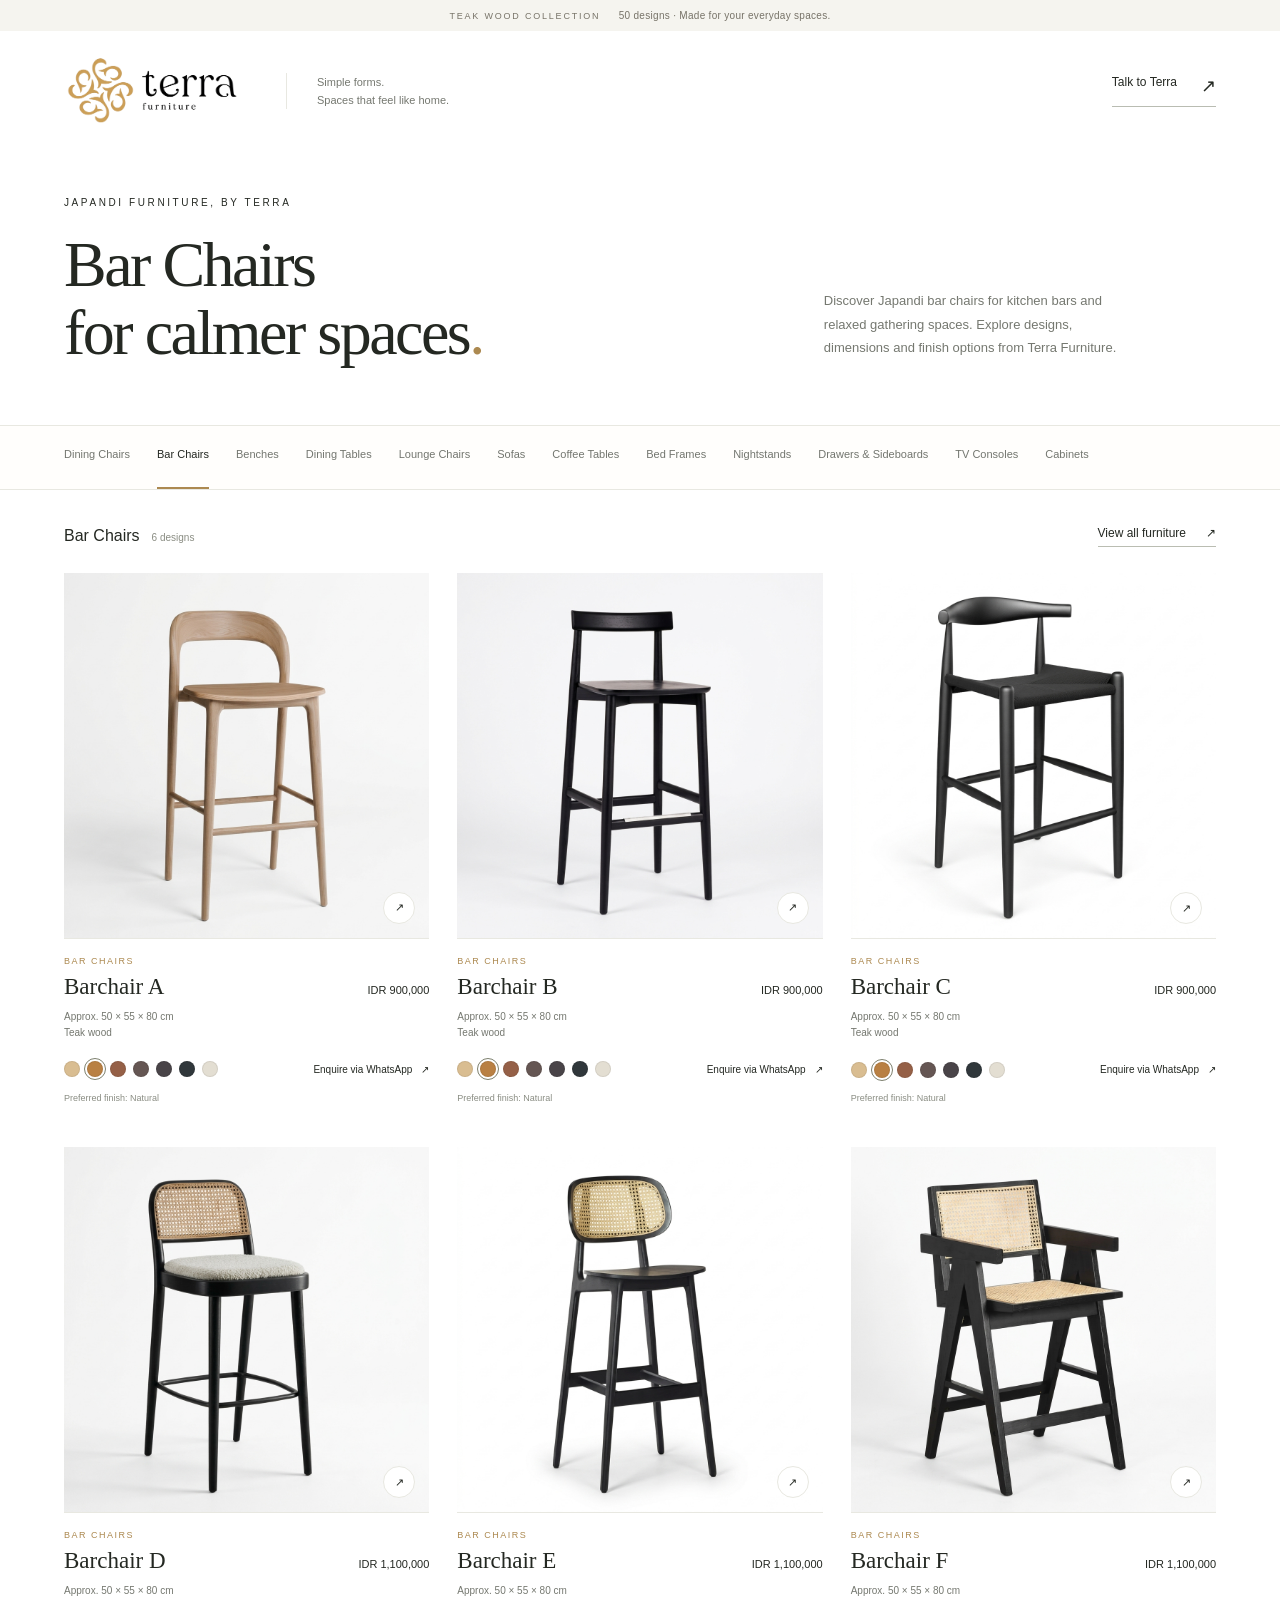
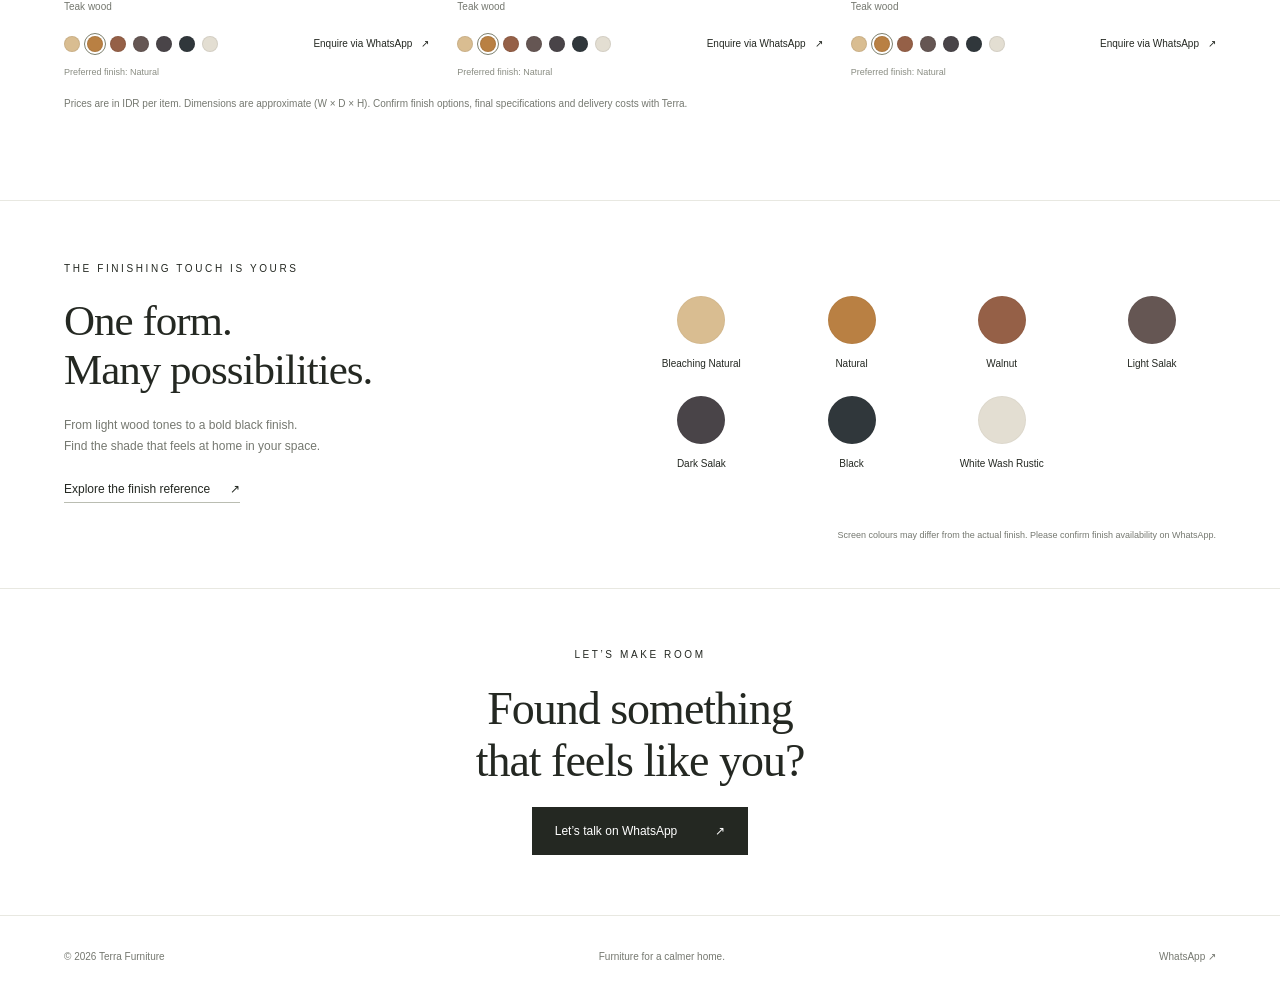
<file: bar-chair/index.html>
<!doctype html>
<html lang="en"><head>
<meta charset="utf-8"><meta name="viewport" content="width=device-width,initial-scale=1">
<title>Japandi Bar Chairs | Terra Furniture</title><meta name="description" content="Discover Japandi bar chairs for kitchen bars and relaxed gathering spaces. Explore designs, dimensions and finish options from Terra Furniture.">
<link rel="canonical" href="https://terra-furniture-japandi.glossy-puppy-9639.chatgpt.site/bar-chair/"><meta name="robots" content="index,follow,max-image-preview:large">
<meta name="theme-color" content="#ffffff">
<meta property="og:type" content="website"><meta property="og:site_name" content="Terra Furniture"><meta property="og:locale" content="en_US">
<meta property="og:title" content="Japandi Bar Chairs | Terra Furniture"><meta property="og:description" content="Discover Japandi bar chairs for kitchen bars and relaxed gathering spaces. Explore designs, dimensions and finish options from Terra Furniture."><meta property="og:url" content="https://terra-furniture-japandi.glossy-puppy-9639.chatgpt.site/bar-chair/">
<meta property="og:image" content="https://terra-furniture-japandi.glossy-puppy-9639.chatgpt.site/assets/cabinet-a.jpg"><meta property="og:image:width" content="1024"><meta property="og:image:height" content="1024"><meta property="og:image:alt" content="Terra Furniture wooden cabinet with vertical slatted details">
<meta name="twitter:card" content="summary_large_image"><meta name="twitter:title" content="Japandi Bar Chairs | Terra Furniture"><meta name="twitter:description" content="Discover Japandi bar chairs for kitchen bars and relaxed gathering spaces. Explore designs, dimensions and finish options from Terra Furniture."><meta name="twitter:image" content="https://terra-furniture-japandi.glossy-puppy-9639.chatgpt.site/assets/cabinet-a.jpg"><meta name="twitter:image:alt" content="Terra Furniture wooden cabinet with vertical slatted details">
<link rel="icon" href="../assets/favicon.svg" type="image/svg+xml"><link rel="stylesheet" href="../styles.css">
<script type="application/ld+json">{"@context":"https://schema.org","@graph":[{"@type":"Organization","@id":"https://terra-furniture-japandi.glossy-puppy-9639.chatgpt.site/#organization","name":"Terra Furniture","url":"https://terra-furniture-japandi.glossy-puppy-9639.chatgpt.site/","logo":"https://terra-furniture-japandi.glossy-puppy-9639.chatgpt.site/assets/terra-logo.png"},{"@type":"WebSite","@id":"https://terra-furniture-japandi.glossy-puppy-9639.chatgpt.site/#website","url":"https://terra-furniture-japandi.glossy-puppy-9639.chatgpt.site/","name":"Terra Furniture","inLanguage":"en","publisher":{"@id":"https://terra-furniture-japandi.glossy-puppy-9639.chatgpt.site/#organization"}},{"@type":"CollectionPage","@id":"https://terra-furniture-japandi.glossy-puppy-9639.chatgpt.site/bar-chair/#page","url":"https://terra-furniture-japandi.glossy-puppy-9639.chatgpt.site/bar-chair/","name":"Japandi Bar Chairs | Terra Furniture","description":"Discover Japandi bar chairs for kitchen bars and relaxed gathering spaces. Explore designs, dimensions and finish options from Terra Furniture.","inLanguage":"en","isPartOf":{"@id":"https://terra-furniture-japandi.glossy-puppy-9639.chatgpt.site/#website"},"about":{"@type":"Thing","name":"Japandi Bar Chairs"}},{"@type":"BreadcrumbList","itemListElement":[{"@type":"ListItem","position":1,"name":"All furniture","item":"https://terra-furniture-japandi.glossy-puppy-9639.chatgpt.site/"},{"@type":"ListItem","position":2,"name":"Bar Chairs","item":"https://terra-furniture-japandi.glossy-puppy-9639.chatgpt.site/bar-chair/"}]}]}</script>
<script src="../products.js" defer></script><script src="../catalog-view.js" defer></script><script src="../app.js" defer></script>
</head><body data-root="../" data-category="bar-chair">
<a class="skip-link" href="#collection">Skip to collection</a>
<div class="preview-note">TEAK WOOD COLLECTION <span>50 designs · Made for your everyday spaces.</span></div>
<header class="header shell"><a class="brand" href="../" aria-label="Terra Furniture — all furniture"><svg viewBox="85 510 920 380" role="img" aria-label="Terra Furniture"><image href="../assets/terra-logo.png" width="1080" height="1350"/></svg></a><p class="brand-note">Simple forms.<br>Spaces that feel like home.</p><a class="header-contact" href="https://wa.me/6285121540054" target="_blank" rel="noopener noreferrer">Talk to Terra <span aria-hidden="true">↗</span></a></header>
<main><section class="intro shell" aria-labelledby="page-title"><div><p class="eyebrow">JAPANDI FURNITURE, BY TERRA</p><h1 id="page-title">Bar Chairs<br>for calmer spaces<span>.</span></h1></div><p class="intro-copy">Discover Japandi bar chairs for kitchen bars and relaxed gathering spaces. Explore designs, dimensions and finish options from Terra Furniture.</p></section>
<div class="category-wrap"><nav class="categories shell" aria-label="Furniture categories"><a class="category-button" href="../dining-chair/">Dining Chairs</a><a class="category-button" href="../bar-chair/" aria-current="page">Bar Chairs</a><a class="category-button" href="../bench/">Benches</a><a class="category-button" href="../dining-table/">Dining Tables</a><a class="category-button" href="../lazy-chair/">Lounge Chairs</a><a class="category-button" href="../sofa/">Sofas</a><a class="category-button" href="../coffee-table/">Coffee Tables</a><a class="category-button" href="../bed-frame/">Bed Frames</a><a class="category-button" href="../nightstand/">Nightstands</a><a class="category-button" href="../drawer/">Drawers &amp; Sideboards</a><a class="category-button" href="../buffet-tv/">TV Consoles</a><a class="category-button" href="../cabinet/">Cabinets</a></nav></div>
<section class="collection shell" id="collection" aria-labelledby="collection-title"><div class="collection-heading"><div><h2 id="collection-title">Bar Chairs</h2><span id="product-count">6 designs</span></div><a class="text-button" href="../">View all furniture <span aria-hidden="true">↗</span></a></div>
<div id="product-grid" class="product-grid"><article class="product-card" id="barchair-a" data-card="barchair-a">
  <button class="product-image-button" data-open="barchair-a" aria-label="View Barchair A details"><img src="../assets/barchair-a.jpg" alt="Barchair A — Terra Furniture product photo" loading="eager" decoding="async" width="1024" height="1024"><span class="view-label" aria-hidden="true">↗</span></button>
  <div class="product-info"><p class="product-category">Bar Chairs</p><div class="product-name-row"><h3><button data-open="barchair-a">Barchair A</button></h3><span class="product-price">IDR 900,000</span></div><p class="product-meta">Approx. 50 × 55 × 80 cm<br>Teak wood</p><div class="card-bottom"><div class="swatches" role="group" aria-label="Finish options for Barchair A"><button class="swatch" style="--swatch:#d9bd91" title="Bleaching Natural" aria-label="Bleaching Natural" aria-pressed="false" data-product="barchair-a" data-finish="bleaching" data-context="card"></button><button class="swatch" style="--swatch:#b98043" title="Natural" aria-label="Natural" aria-pressed="true" data-product="barchair-a" data-finish="natural" data-context="card"></button><button class="swatch" style="--swatch:#956047" title="Walnut" aria-label="Walnut" aria-pressed="false" data-product="barchair-a" data-finish="walnut" data-context="card"></button><button class="swatch" style="--swatch:#655653" title="Light Salak" aria-label="Light Salak" aria-pressed="false" data-product="barchair-a" data-finish="salak-muda" data-context="card"></button><button class="swatch" style="--swatch:#494448" title="Dark Salak" aria-label="Dark Salak" aria-pressed="false" data-product="barchair-a" data-finish="salak-tua" data-context="card"></button><button class="swatch" style="--swatch:#30373b" title="Black" aria-label="Black" aria-pressed="false" data-product="barchair-a" data-finish="black" data-context="card"></button><button class="swatch" style="--swatch:#e3ded2" title="White Wash Rustic" aria-label="White Wash Rustic" aria-pressed="false" data-product="barchair-a" data-finish="white-wash" data-context="card"></button></div><a class="card-whatsapp" data-wa="barchair-a" href="https://wa.me/6285121540054?text=Hello%20Terra%20Furniture%2C%20I%20am%20interested%20in%20the%20Barchair%20A.%0APreferred%20finish%3A%20Natural.%0AApproximate%20dimensions%20(W%20%C3%97%20D%20%C3%97%20H)%3A%2050%20%C3%97%2055%20%C3%97%2080%20cm.%0APlease%20confirm%20the%20final%20price%2C%20availability%20and%20delivery%20cost." target="_blank" rel="noopener noreferrer">Enquire via WhatsApp <span aria-hidden="true">↗</span></a></div><p class="selection-label" data-selection="barchair-a">Preferred finish: Natural</p></div></article>
<article class="product-card" id="barchair-b" data-card="barchair-b">
  <button class="product-image-button" data-open="barchair-b" aria-label="View Barchair B details"><img src="../assets/barchair-b.jpg" alt="Barchair B — Terra Furniture product photo" loading="eager" decoding="async" width="1024" height="1024"><span class="view-label" aria-hidden="true">↗</span></button>
  <div class="product-info"><p class="product-category">Bar Chairs</p><div class="product-name-row"><h3><button data-open="barchair-b">Barchair B</button></h3><span class="product-price">IDR 900,000</span></div><p class="product-meta">Approx. 50 × 55 × 80 cm<br>Teak wood</p><div class="card-bottom"><div class="swatches" role="group" aria-label="Finish options for Barchair B"><button class="swatch" style="--swatch:#d9bd91" title="Bleaching Natural" aria-label="Bleaching Natural" aria-pressed="false" data-product="barchair-b" data-finish="bleaching" data-context="card"></button><button class="swatch" style="--swatch:#b98043" title="Natural" aria-label="Natural" aria-pressed="true" data-product="barchair-b" data-finish="natural" data-context="card"></button><button class="swatch" style="--swatch:#956047" title="Walnut" aria-label="Walnut" aria-pressed="false" data-product="barchair-b" data-finish="walnut" data-context="card"></button><button class="swatch" style="--swatch:#655653" title="Light Salak" aria-label="Light Salak" aria-pressed="false" data-product="barchair-b" data-finish="salak-muda" data-context="card"></button><button class="swatch" style="--swatch:#494448" title="Dark Salak" aria-label="Dark Salak" aria-pressed="false" data-product="barchair-b" data-finish="salak-tua" data-context="card"></button><button class="swatch" style="--swatch:#30373b" title="Black" aria-label="Black" aria-pressed="false" data-product="barchair-b" data-finish="black" data-context="card"></button><button class="swatch" style="--swatch:#e3ded2" title="White Wash Rustic" aria-label="White Wash Rustic" aria-pressed="false" data-product="barchair-b" data-finish="white-wash" data-context="card"></button></div><a class="card-whatsapp" data-wa="barchair-b" href="https://wa.me/6285121540054?text=Hello%20Terra%20Furniture%2C%20I%20am%20interested%20in%20the%20Barchair%20B.%0APreferred%20finish%3A%20Natural.%0AApproximate%20dimensions%20(W%20%C3%97%20D%20%C3%97%20H)%3A%2050%20%C3%97%2055%20%C3%97%2080%20cm.%0APlease%20confirm%20the%20final%20price%2C%20availability%20and%20delivery%20cost." target="_blank" rel="noopener noreferrer">Enquire via WhatsApp <span aria-hidden="true">↗</span></a></div><p class="selection-label" data-selection="barchair-b">Preferred finish: Natural</p></div></article>
<article class="product-card" id="barchair-c" data-card="barchair-c">
  <button class="product-image-button" data-open="barchair-c" aria-label="View Barchair C details"><img src="../assets/barchair-c.jpg" alt="Barchair C — Terra Furniture product photo" loading="eager" decoding="async" width="1024" height="1024"><span class="view-label" aria-hidden="true">↗</span></button>
  <div class="product-info"><p class="product-category">Bar Chairs</p><div class="product-name-row"><h3><button data-open="barchair-c">Barchair C</button></h3><span class="product-price">IDR 900,000</span></div><p class="product-meta">Approx. 50 × 55 × 80 cm<br>Teak wood</p><div class="card-bottom"><div class="swatches" role="group" aria-label="Finish options for Barchair C"><button class="swatch" style="--swatch:#d9bd91" title="Bleaching Natural" aria-label="Bleaching Natural" aria-pressed="false" data-product="barchair-c" data-finish="bleaching" data-context="card"></button><button class="swatch" style="--swatch:#b98043" title="Natural" aria-label="Natural" aria-pressed="true" data-product="barchair-c" data-finish="natural" data-context="card"></button><button class="swatch" style="--swatch:#956047" title="Walnut" aria-label="Walnut" aria-pressed="false" data-product="barchair-c" data-finish="walnut" data-context="card"></button><button class="swatch" style="--swatch:#655653" title="Light Salak" aria-label="Light Salak" aria-pressed="false" data-product="barchair-c" data-finish="salak-muda" data-context="card"></button><button class="swatch" style="--swatch:#494448" title="Dark Salak" aria-label="Dark Salak" aria-pressed="false" data-product="barchair-c" data-finish="salak-tua" data-context="card"></button><button class="swatch" style="--swatch:#30373b" title="Black" aria-label="Black" aria-pressed="false" data-product="barchair-c" data-finish="black" data-context="card"></button><button class="swatch" style="--swatch:#e3ded2" title="White Wash Rustic" aria-label="White Wash Rustic" aria-pressed="false" data-product="barchair-c" data-finish="white-wash" data-context="card"></button></div><a class="card-whatsapp" data-wa="barchair-c" href="https://wa.me/6285121540054?text=Hello%20Terra%20Furniture%2C%20I%20am%20interested%20in%20the%20Barchair%20C.%0APreferred%20finish%3A%20Natural.%0AApproximate%20dimensions%20(W%20%C3%97%20D%20%C3%97%20H)%3A%2050%20%C3%97%2055%20%C3%97%2080%20cm.%0APlease%20confirm%20the%20final%20price%2C%20availability%20and%20delivery%20cost." target="_blank" rel="noopener noreferrer">Enquire via WhatsApp <span aria-hidden="true">↗</span></a></div><p class="selection-label" data-selection="barchair-c">Preferred finish: Natural</p></div></article>
<article class="product-card" id="barchair-d" data-card="barchair-d">
  <button class="product-image-button" data-open="barchair-d" aria-label="View Barchair D details"><img src="../assets/barchair-d.jpg" alt="Barchair D — Terra Furniture product photo" loading="lazy" decoding="async" width="1024" height="1024"><span class="view-label" aria-hidden="true">↗</span></button>
  <div class="product-info"><p class="product-category">Bar Chairs</p><div class="product-name-row"><h3><button data-open="barchair-d">Barchair D</button></h3><span class="product-price">IDR 1,100,000</span></div><p class="product-meta">Approx. 50 × 55 × 80 cm<br>Teak wood</p><div class="card-bottom"><div class="swatches" role="group" aria-label="Finish options for Barchair D"><button class="swatch" style="--swatch:#d9bd91" title="Bleaching Natural" aria-label="Bleaching Natural" aria-pressed="false" data-product="barchair-d" data-finish="bleaching" data-context="card"></button><button class="swatch" style="--swatch:#b98043" title="Natural" aria-label="Natural" aria-pressed="true" data-product="barchair-d" data-finish="natural" data-context="card"></button><button class="swatch" style="--swatch:#956047" title="Walnut" aria-label="Walnut" aria-pressed="false" data-product="barchair-d" data-finish="walnut" data-context="card"></button><button class="swatch" style="--swatch:#655653" title="Light Salak" aria-label="Light Salak" aria-pressed="false" data-product="barchair-d" data-finish="salak-muda" data-context="card"></button><button class="swatch" style="--swatch:#494448" title="Dark Salak" aria-label="Dark Salak" aria-pressed="false" data-product="barchair-d" data-finish="salak-tua" data-context="card"></button><button class="swatch" style="--swatch:#30373b" title="Black" aria-label="Black" aria-pressed="false" data-product="barchair-d" data-finish="black" data-context="card"></button><button class="swatch" style="--swatch:#e3ded2" title="White Wash Rustic" aria-label="White Wash Rustic" aria-pressed="false" data-product="barchair-d" data-finish="white-wash" data-context="card"></button></div><a class="card-whatsapp" data-wa="barchair-d" href="https://wa.me/6285121540054?text=Hello%20Terra%20Furniture%2C%20I%20am%20interested%20in%20the%20Barchair%20D.%0APreferred%20finish%3A%20Natural.%0AApproximate%20dimensions%20(W%20%C3%97%20D%20%C3%97%20H)%3A%2050%20%C3%97%2055%20%C3%97%2080%20cm.%0APlease%20confirm%20the%20final%20price%2C%20availability%20and%20delivery%20cost." target="_blank" rel="noopener noreferrer">Enquire via WhatsApp <span aria-hidden="true">↗</span></a></div><p class="selection-label" data-selection="barchair-d">Preferred finish: Natural</p></div></article>
<article class="product-card" id="barchair-e" data-card="barchair-e">
  <button class="product-image-button" data-open="barchair-e" aria-label="View Barchair E details"><img src="../assets/barchair-e.jpg" alt="Barchair E — Terra Furniture product photo" loading="lazy" decoding="async" width="1024" height="1024"><span class="view-label" aria-hidden="true">↗</span></button>
  <div class="product-info"><p class="product-category">Bar Chairs</p><div class="product-name-row"><h3><button data-open="barchair-e">Barchair E</button></h3><span class="product-price">IDR 1,100,000</span></div><p class="product-meta">Approx. 50 × 55 × 80 cm<br>Teak wood</p><div class="card-bottom"><div class="swatches" role="group" aria-label="Finish options for Barchair E"><button class="swatch" style="--swatch:#d9bd91" title="Bleaching Natural" aria-label="Bleaching Natural" aria-pressed="false" data-product="barchair-e" data-finish="bleaching" data-context="card"></button><button class="swatch" style="--swatch:#b98043" title="Natural" aria-label="Natural" aria-pressed="true" data-product="barchair-e" data-finish="natural" data-context="card"></button><button class="swatch" style="--swatch:#956047" title="Walnut" aria-label="Walnut" aria-pressed="false" data-product="barchair-e" data-finish="walnut" data-context="card"></button><button class="swatch" style="--swatch:#655653" title="Light Salak" aria-label="Light Salak" aria-pressed="false" data-product="barchair-e" data-finish="salak-muda" data-context="card"></button><button class="swatch" style="--swatch:#494448" title="Dark Salak" aria-label="Dark Salak" aria-pressed="false" data-product="barchair-e" data-finish="salak-tua" data-context="card"></button><button class="swatch" style="--swatch:#30373b" title="Black" aria-label="Black" aria-pressed="false" data-product="barchair-e" data-finish="black" data-context="card"></button><button class="swatch" style="--swatch:#e3ded2" title="White Wash Rustic" aria-label="White Wash Rustic" aria-pressed="false" data-product="barchair-e" data-finish="white-wash" data-context="card"></button></div><a class="card-whatsapp" data-wa="barchair-e" href="https://wa.me/6285121540054?text=Hello%20Terra%20Furniture%2C%20I%20am%20interested%20in%20the%20Barchair%20E.%0APreferred%20finish%3A%20Natural.%0AApproximate%20dimensions%20(W%20%C3%97%20D%20%C3%97%20H)%3A%2050%20%C3%97%2055%20%C3%97%2080%20cm.%0APlease%20confirm%20the%20final%20price%2C%20availability%20and%20delivery%20cost." target="_blank" rel="noopener noreferrer">Enquire via WhatsApp <span aria-hidden="true">↗</span></a></div><p class="selection-label" data-selection="barchair-e">Preferred finish: Natural</p></div></article>
<article class="product-card" id="barchair-f" data-card="barchair-f">
  <button class="product-image-button" data-open="barchair-f" aria-label="View Barchair F details"><img src="../assets/barchair-f.jpg" alt="Barchair F — Terra Furniture product photo" loading="lazy" decoding="async" width="1024" height="1024"><span class="view-label" aria-hidden="true">↗</span></button>
  <div class="product-info"><p class="product-category">Bar Chairs</p><div class="product-name-row"><h3><button data-open="barchair-f">Barchair F</button></h3><span class="product-price">IDR 1,100,000</span></div><p class="product-meta">Approx. 50 × 55 × 80 cm<br>Teak wood</p><div class="card-bottom"><div class="swatches" role="group" aria-label="Finish options for Barchair F"><button class="swatch" style="--swatch:#d9bd91" title="Bleaching Natural" aria-label="Bleaching Natural" aria-pressed="false" data-product="barchair-f" data-finish="bleaching" data-context="card"></button><button class="swatch" style="--swatch:#b98043" title="Natural" aria-label="Natural" aria-pressed="true" data-product="barchair-f" data-finish="natural" data-context="card"></button><button class="swatch" style="--swatch:#956047" title="Walnut" aria-label="Walnut" aria-pressed="false" data-product="barchair-f" data-finish="walnut" data-context="card"></button><button class="swatch" style="--swatch:#655653" title="Light Salak" aria-label="Light Salak" aria-pressed="false" data-product="barchair-f" data-finish="salak-muda" data-context="card"></button><button class="swatch" style="--swatch:#494448" title="Dark Salak" aria-label="Dark Salak" aria-pressed="false" data-product="barchair-f" data-finish="salak-tua" data-context="card"></button><button class="swatch" style="--swatch:#30373b" title="Black" aria-label="Black" aria-pressed="false" data-product="barchair-f" data-finish="black" data-context="card"></button><button class="swatch" style="--swatch:#e3ded2" title="White Wash Rustic" aria-label="White Wash Rustic" aria-pressed="false" data-product="barchair-f" data-finish="white-wash" data-context="card"></button></div><a class="card-whatsapp" data-wa="barchair-f" href="https://wa.me/6285121540054?text=Hello%20Terra%20Furniture%2C%20I%20am%20interested%20in%20the%20Barchair%20F.%0APreferred%20finish%3A%20Natural.%0AApproximate%20dimensions%20(W%20%C3%97%20D%20%C3%97%20H)%3A%2050%20%C3%97%2055%20%C3%97%2080%20cm.%0APlease%20confirm%20the%20final%20price%2C%20availability%20and%20delivery%20cost." target="_blank" rel="noopener noreferrer">Enquire via WhatsApp <span aria-hidden="true">↗</span></a></div><p class="selection-label" data-selection="barchair-f">Preferred finish: Natural</p></div></article></div>
<p class="detail-note">Prices are in IDR per item. Dimensions are approximate (W × D × H). Confirm finish options, final specifications and delivery costs with Terra.</p>
<noscript><p class="detail-note">Browse the catalogue and enquire directly using the WhatsApp links. Enable JavaScript to open product details and select finishes.</p></noscript>
</section>
<section class="finish-section shell" aria-labelledby="finish-heading"><div><p class="eyebrow">THE FINISHING TOUCH IS YOURS</p><h2 id="finish-heading">One form.<br>Many possibilities.</h2><p>From light wood tones to a bold black finish.<br>Find the shade that feels at home in your space.</p><button id="open-finishes" class="text-button">Explore the finish reference <span aria-hidden="true">↗</span></button></div><div class="finish-palette" id="finish-palette"><div class="finish-chip"><i style="--swatch:#d9bd91" aria-hidden="true"></i><span>Bleaching Natural</span></div><div class="finish-chip"><i style="--swatch:#b98043" aria-hidden="true"></i><span>Natural</span></div><div class="finish-chip"><i style="--swatch:#956047" aria-hidden="true"></i><span>Walnut</span></div><div class="finish-chip"><i style="--swatch:#655653" aria-hidden="true"></i><span>Light Salak</span></div><div class="finish-chip"><i style="--swatch:#494448" aria-hidden="true"></i><span>Dark Salak</span></div><div class="finish-chip"><i style="--swatch:#30373b" aria-hidden="true"></i><span>Black</span></div><div class="finish-chip"><i style="--swatch:#e3ded2" aria-hidden="true"></i><span>White Wash Rustic</span></div></div><p class="finish-disclaimer">Screen colours may differ from the actual finish. Please confirm finish availability on WhatsApp.</p></section>
<section class="contact-section shell"><p class="eyebrow">LET’S MAKE ROOM</p><h2>Found something<br>that feels like you?</h2><a class="primary-button" href="https://wa.me/6285121540054" target="_blank" rel="noopener noreferrer">Let’s talk on WhatsApp <span aria-hidden="true">↗</span></a></section>
</main><footer class="shell"><span>© <span id="year">2026</span> Terra Furniture</span><span>Furniture for a calmer home.</span><a href="https://wa.me/6285121540054" target="_blank" rel="noopener noreferrer">WhatsApp ↗</a></footer>
<dialog id="product-dialog" aria-labelledby="detail-name"><button class="dialog-close" aria-label="Close product details">×</button><div id="product-detail"></div></dialog>
<dialog id="finish-dialog" aria-labelledby="finish-dialog-title"><button class="dialog-close" aria-label="Close finish reference">×</button><h2 id="finish-dialog-title">Finish reference</h2><img src="../assets/finishing-reference.png" alt="Original Terra Furniture reference showing seven wood finishes" width="1080" height="914" loading="lazy"><p>Original finish reference supplied by Terra. Light Salak is labelled “Salak Muda” and Dark Salak is labelled “Salak Tua” in the reference. Screen colours and natural wood grain may vary.</p></dialog>
<div class="sr-only" aria-live="polite" id="announcer"></div></body></html>
</file>
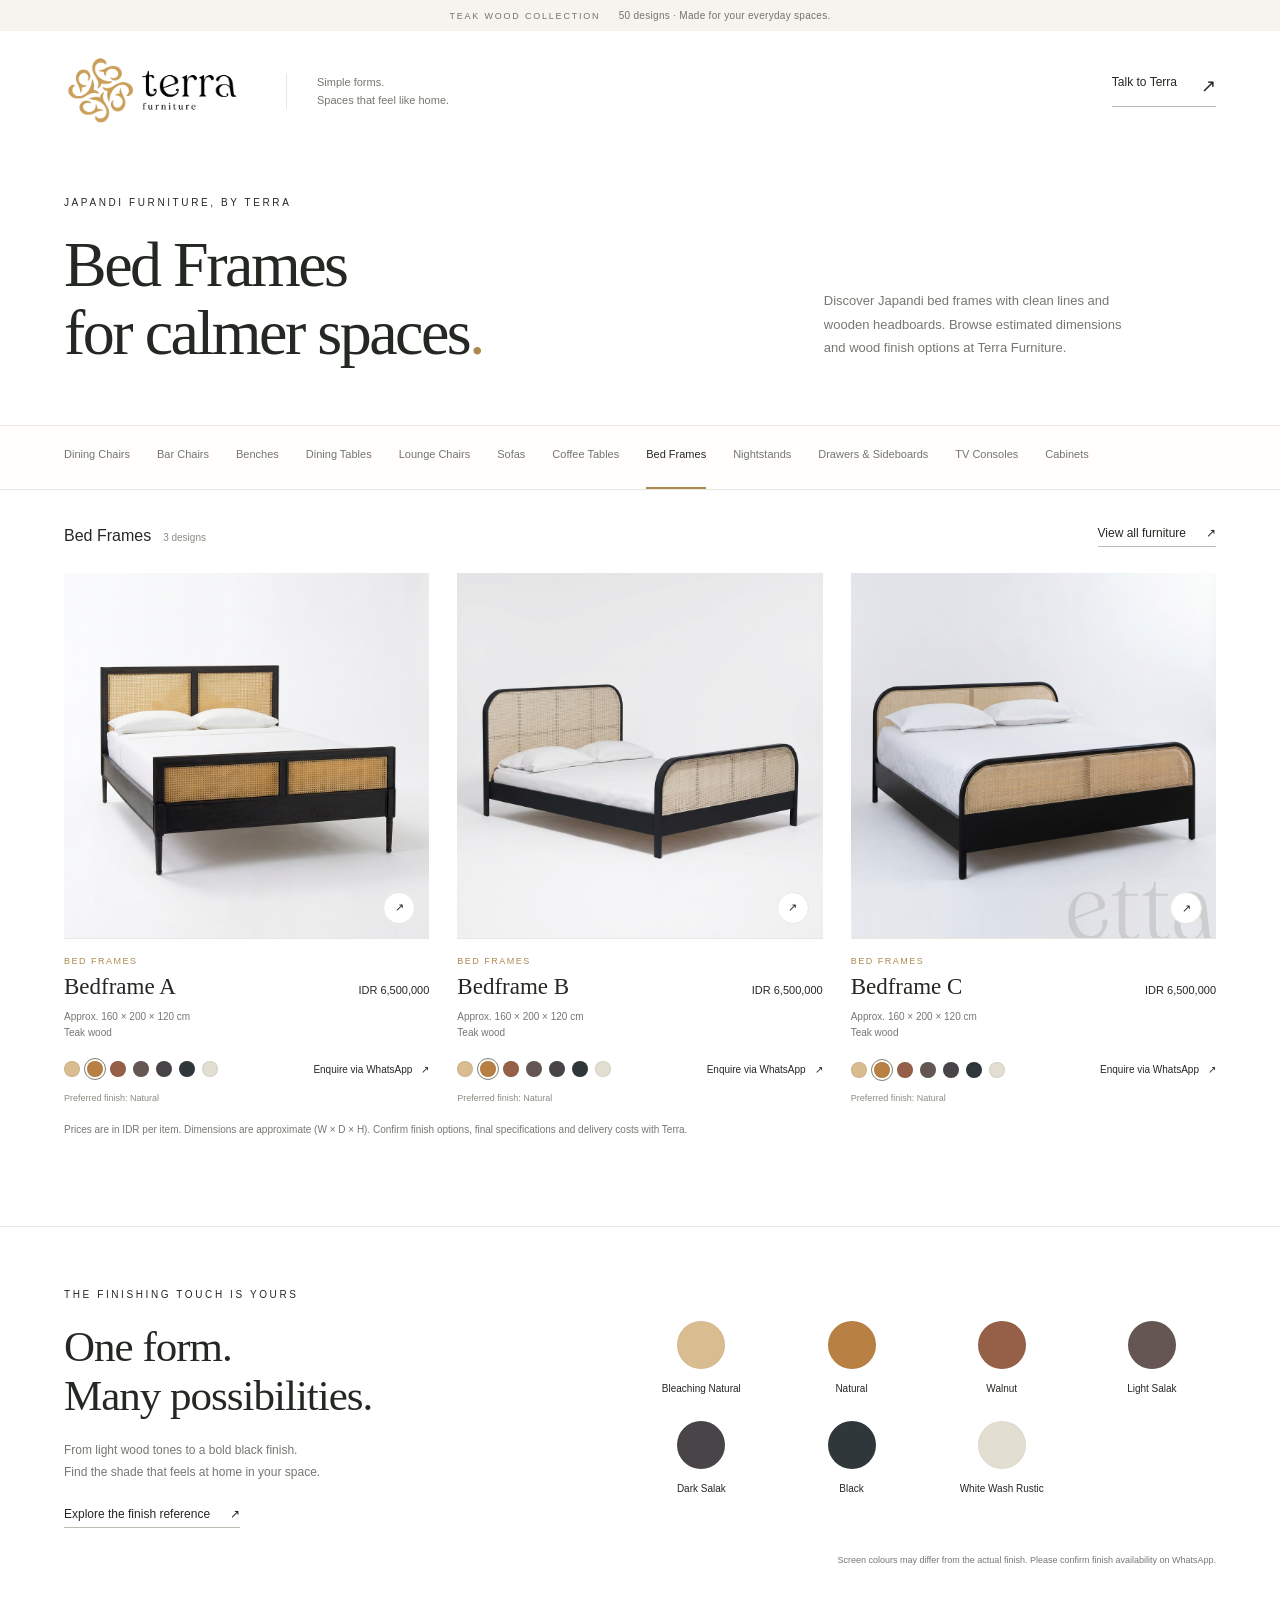
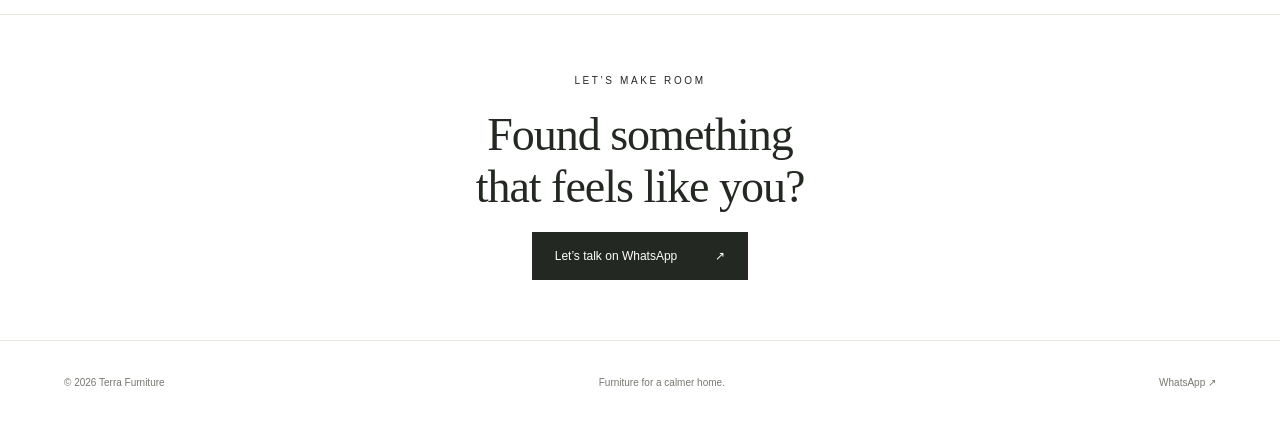
<file: bed-frame/index.html>
<!doctype html>
<html lang="en"><head>
<meta charset="utf-8"><meta name="viewport" content="width=device-width,initial-scale=1">
<title>Japandi Bed Frames | Terra Furniture</title><meta name="description" content="Discover Japandi bed frames with clean lines and wooden headboards. Browse estimated dimensions and wood finish options at Terra Furniture.">
<link rel="canonical" href="https://terra-furniture-japandi.glossy-puppy-9639.chatgpt.site/bed-frame/"><meta name="robots" content="index,follow,max-image-preview:large">
<meta name="theme-color" content="#ffffff">
<meta property="og:type" content="website"><meta property="og:site_name" content="Terra Furniture"><meta property="og:locale" content="en_US">
<meta property="og:title" content="Japandi Bed Frames | Terra Furniture"><meta property="og:description" content="Discover Japandi bed frames with clean lines and wooden headboards. Browse estimated dimensions and wood finish options at Terra Furniture."><meta property="og:url" content="https://terra-furniture-japandi.glossy-puppy-9639.chatgpt.site/bed-frame/">
<meta property="og:image" content="https://terra-furniture-japandi.glossy-puppy-9639.chatgpt.site/assets/cabinet-a.jpg"><meta property="og:image:width" content="1024"><meta property="og:image:height" content="1024"><meta property="og:image:alt" content="Terra Furniture wooden cabinet with vertical slatted details">
<meta name="twitter:card" content="summary_large_image"><meta name="twitter:title" content="Japandi Bed Frames | Terra Furniture"><meta name="twitter:description" content="Discover Japandi bed frames with clean lines and wooden headboards. Browse estimated dimensions and wood finish options at Terra Furniture."><meta name="twitter:image" content="https://terra-furniture-japandi.glossy-puppy-9639.chatgpt.site/assets/cabinet-a.jpg"><meta name="twitter:image:alt" content="Terra Furniture wooden cabinet with vertical slatted details">
<link rel="icon" href="../assets/favicon.svg" type="image/svg+xml"><link rel="stylesheet" href="../styles.css">
<script type="application/ld+json">{"@context":"https://schema.org","@graph":[{"@type":"Organization","@id":"https://terra-furniture-japandi.glossy-puppy-9639.chatgpt.site/#organization","name":"Terra Furniture","url":"https://terra-furniture-japandi.glossy-puppy-9639.chatgpt.site/","logo":"https://terra-furniture-japandi.glossy-puppy-9639.chatgpt.site/assets/terra-logo.png"},{"@type":"WebSite","@id":"https://terra-furniture-japandi.glossy-puppy-9639.chatgpt.site/#website","url":"https://terra-furniture-japandi.glossy-puppy-9639.chatgpt.site/","name":"Terra Furniture","inLanguage":"en","publisher":{"@id":"https://terra-furniture-japandi.glossy-puppy-9639.chatgpt.site/#organization"}},{"@type":"CollectionPage","@id":"https://terra-furniture-japandi.glossy-puppy-9639.chatgpt.site/bed-frame/#page","url":"https://terra-furniture-japandi.glossy-puppy-9639.chatgpt.site/bed-frame/","name":"Japandi Bed Frames | Terra Furniture","description":"Discover Japandi bed frames with clean lines and wooden headboards. Browse estimated dimensions and wood finish options at Terra Furniture.","inLanguage":"en","isPartOf":{"@id":"https://terra-furniture-japandi.glossy-puppy-9639.chatgpt.site/#website"},"about":{"@type":"Thing","name":"Japandi Bed Frames"}},{"@type":"BreadcrumbList","itemListElement":[{"@type":"ListItem","position":1,"name":"All furniture","item":"https://terra-furniture-japandi.glossy-puppy-9639.chatgpt.site/"},{"@type":"ListItem","position":2,"name":"Bed Frames","item":"https://terra-furniture-japandi.glossy-puppy-9639.chatgpt.site/bed-frame/"}]}]}</script>
<script src="../products.js" defer></script><script src="../catalog-view.js" defer></script><script src="../app.js" defer></script>
</head><body data-root="../" data-category="bed-frame">
<a class="skip-link" href="#collection">Skip to collection</a>
<div class="preview-note">TEAK WOOD COLLECTION <span>50 designs · Made for your everyday spaces.</span></div>
<header class="header shell"><a class="brand" href="../" aria-label="Terra Furniture — all furniture"><svg viewBox="85 510 920 380" role="img" aria-label="Terra Furniture"><image href="../assets/terra-logo.png" width="1080" height="1350"/></svg></a><p class="brand-note">Simple forms.<br>Spaces that feel like home.</p><a class="header-contact" href="https://wa.me/6285121540054" target="_blank" rel="noopener noreferrer">Talk to Terra <span aria-hidden="true">↗</span></a></header>
<main><section class="intro shell" aria-labelledby="page-title"><div><p class="eyebrow">JAPANDI FURNITURE, BY TERRA</p><h1 id="page-title">Bed Frames<br>for calmer spaces<span>.</span></h1></div><p class="intro-copy">Discover Japandi bed frames with clean lines and wooden headboards. Browse estimated dimensions and wood finish options at Terra Furniture.</p></section>
<div class="category-wrap"><nav class="categories shell" aria-label="Furniture categories"><a class="category-button" href="../dining-chair/">Dining Chairs</a><a class="category-button" href="../bar-chair/">Bar Chairs</a><a class="category-button" href="../bench/">Benches</a><a class="category-button" href="../dining-table/">Dining Tables</a><a class="category-button" href="../lazy-chair/">Lounge Chairs</a><a class="category-button" href="../sofa/">Sofas</a><a class="category-button" href="../coffee-table/">Coffee Tables</a><a class="category-button" href="../bed-frame/" aria-current="page">Bed Frames</a><a class="category-button" href="../nightstand/">Nightstands</a><a class="category-button" href="../drawer/">Drawers &amp; Sideboards</a><a class="category-button" href="../buffet-tv/">TV Consoles</a><a class="category-button" href="../cabinet/">Cabinets</a></nav></div>
<section class="collection shell" id="collection" aria-labelledby="collection-title"><div class="collection-heading"><div><h2 id="collection-title">Bed Frames</h2><span id="product-count">3 designs</span></div><a class="text-button" href="../">View all furniture <span aria-hidden="true">↗</span></a></div>
<div id="product-grid" class="product-grid"><article class="product-card" id="bedframe-a" data-card="bedframe-a">
  <button class="product-image-button" data-open="bedframe-a" aria-label="View Bedframe A details"><img src="../assets/bedframe-a.jpg" alt="Bedframe A — Terra Furniture product photo" loading="eager" decoding="async" width="1024" height="1024"><span class="view-label" aria-hidden="true">↗</span></button>
  <div class="product-info"><p class="product-category">Bed Frames</p><div class="product-name-row"><h3><button data-open="bedframe-a">Bedframe A</button></h3><span class="product-price">IDR 6,500,000</span></div><p class="product-meta">Approx. 160 × 200 × 120 cm<br>Teak wood</p><div class="card-bottom"><div class="swatches" role="group" aria-label="Finish options for Bedframe A"><button class="swatch" style="--swatch:#d9bd91" title="Bleaching Natural" aria-label="Bleaching Natural" aria-pressed="false" data-product="bedframe-a" data-finish="bleaching" data-context="card"></button><button class="swatch" style="--swatch:#b98043" title="Natural" aria-label="Natural" aria-pressed="true" data-product="bedframe-a" data-finish="natural" data-context="card"></button><button class="swatch" style="--swatch:#956047" title="Walnut" aria-label="Walnut" aria-pressed="false" data-product="bedframe-a" data-finish="walnut" data-context="card"></button><button class="swatch" style="--swatch:#655653" title="Light Salak" aria-label="Light Salak" aria-pressed="false" data-product="bedframe-a" data-finish="salak-muda" data-context="card"></button><button class="swatch" style="--swatch:#494448" title="Dark Salak" aria-label="Dark Salak" aria-pressed="false" data-product="bedframe-a" data-finish="salak-tua" data-context="card"></button><button class="swatch" style="--swatch:#30373b" title="Black" aria-label="Black" aria-pressed="false" data-product="bedframe-a" data-finish="black" data-context="card"></button><button class="swatch" style="--swatch:#e3ded2" title="White Wash Rustic" aria-label="White Wash Rustic" aria-pressed="false" data-product="bedframe-a" data-finish="white-wash" data-context="card"></button></div><a class="card-whatsapp" data-wa="bedframe-a" href="https://wa.me/6285121540054?text=Hello%20Terra%20Furniture%2C%20I%20am%20interested%20in%20the%20Bedframe%20A.%0APreferred%20finish%3A%20Natural.%0AApproximate%20dimensions%20(W%20%C3%97%20D%20%C3%97%20H)%3A%20160%20%C3%97%20200%20%C3%97%20120%20cm.%0APlease%20confirm%20the%20final%20price%2C%20availability%20and%20delivery%20cost." target="_blank" rel="noopener noreferrer">Enquire via WhatsApp <span aria-hidden="true">↗</span></a></div><p class="selection-label" data-selection="bedframe-a">Preferred finish: Natural</p></div></article>
<article class="product-card" id="bedframe-b" data-card="bedframe-b">
  <button class="product-image-button" data-open="bedframe-b" aria-label="View Bedframe B details"><img src="../assets/bedframe-b.jpg" alt="Bedframe B — Terra Furniture product photo" loading="eager" decoding="async" width="1024" height="1024"><span class="view-label" aria-hidden="true">↗</span></button>
  <div class="product-info"><p class="product-category">Bed Frames</p><div class="product-name-row"><h3><button data-open="bedframe-b">Bedframe B</button></h3><span class="product-price">IDR 6,500,000</span></div><p class="product-meta">Approx. 160 × 200 × 120 cm<br>Teak wood</p><div class="card-bottom"><div class="swatches" role="group" aria-label="Finish options for Bedframe B"><button class="swatch" style="--swatch:#d9bd91" title="Bleaching Natural" aria-label="Bleaching Natural" aria-pressed="false" data-product="bedframe-b" data-finish="bleaching" data-context="card"></button><button class="swatch" style="--swatch:#b98043" title="Natural" aria-label="Natural" aria-pressed="true" data-product="bedframe-b" data-finish="natural" data-context="card"></button><button class="swatch" style="--swatch:#956047" title="Walnut" aria-label="Walnut" aria-pressed="false" data-product="bedframe-b" data-finish="walnut" data-context="card"></button><button class="swatch" style="--swatch:#655653" title="Light Salak" aria-label="Light Salak" aria-pressed="false" data-product="bedframe-b" data-finish="salak-muda" data-context="card"></button><button class="swatch" style="--swatch:#494448" title="Dark Salak" aria-label="Dark Salak" aria-pressed="false" data-product="bedframe-b" data-finish="salak-tua" data-context="card"></button><button class="swatch" style="--swatch:#30373b" title="Black" aria-label="Black" aria-pressed="false" data-product="bedframe-b" data-finish="black" data-context="card"></button><button class="swatch" style="--swatch:#e3ded2" title="White Wash Rustic" aria-label="White Wash Rustic" aria-pressed="false" data-product="bedframe-b" data-finish="white-wash" data-context="card"></button></div><a class="card-whatsapp" data-wa="bedframe-b" href="https://wa.me/6285121540054?text=Hello%20Terra%20Furniture%2C%20I%20am%20interested%20in%20the%20Bedframe%20B.%0APreferred%20finish%3A%20Natural.%0AApproximate%20dimensions%20(W%20%C3%97%20D%20%C3%97%20H)%3A%20160%20%C3%97%20200%20%C3%97%20120%20cm.%0APlease%20confirm%20the%20final%20price%2C%20availability%20and%20delivery%20cost." target="_blank" rel="noopener noreferrer">Enquire via WhatsApp <span aria-hidden="true">↗</span></a></div><p class="selection-label" data-selection="bedframe-b">Preferred finish: Natural</p></div></article>
<article class="product-card" id="bedframe-c" data-card="bedframe-c">
  <button class="product-image-button" data-open="bedframe-c" aria-label="View Bedframe C details"><img src="../assets/bedframe-c.jpg" alt="Bedframe C — Terra Furniture product photo" loading="eager" decoding="async" width="1024" height="1024"><span class="view-label" aria-hidden="true">↗</span></button>
  <div class="product-info"><p class="product-category">Bed Frames</p><div class="product-name-row"><h3><button data-open="bedframe-c">Bedframe C</button></h3><span class="product-price">IDR 6,500,000</span></div><p class="product-meta">Approx. 160 × 200 × 120 cm<br>Teak wood</p><div class="card-bottom"><div class="swatches" role="group" aria-label="Finish options for Bedframe C"><button class="swatch" style="--swatch:#d9bd91" title="Bleaching Natural" aria-label="Bleaching Natural" aria-pressed="false" data-product="bedframe-c" data-finish="bleaching" data-context="card"></button><button class="swatch" style="--swatch:#b98043" title="Natural" aria-label="Natural" aria-pressed="true" data-product="bedframe-c" data-finish="natural" data-context="card"></button><button class="swatch" style="--swatch:#956047" title="Walnut" aria-label="Walnut" aria-pressed="false" data-product="bedframe-c" data-finish="walnut" data-context="card"></button><button class="swatch" style="--swatch:#655653" title="Light Salak" aria-label="Light Salak" aria-pressed="false" data-product="bedframe-c" data-finish="salak-muda" data-context="card"></button><button class="swatch" style="--swatch:#494448" title="Dark Salak" aria-label="Dark Salak" aria-pressed="false" data-product="bedframe-c" data-finish="salak-tua" data-context="card"></button><button class="swatch" style="--swatch:#30373b" title="Black" aria-label="Black" aria-pressed="false" data-product="bedframe-c" data-finish="black" data-context="card"></button><button class="swatch" style="--swatch:#e3ded2" title="White Wash Rustic" aria-label="White Wash Rustic" aria-pressed="false" data-product="bedframe-c" data-finish="white-wash" data-context="card"></button></div><a class="card-whatsapp" data-wa="bedframe-c" href="https://wa.me/6285121540054?text=Hello%20Terra%20Furniture%2C%20I%20am%20interested%20in%20the%20Bedframe%20C.%0APreferred%20finish%3A%20Natural.%0AApproximate%20dimensions%20(W%20%C3%97%20D%20%C3%97%20H)%3A%20160%20%C3%97%20200%20%C3%97%20120%20cm.%0APlease%20confirm%20the%20final%20price%2C%20availability%20and%20delivery%20cost." target="_blank" rel="noopener noreferrer">Enquire via WhatsApp <span aria-hidden="true">↗</span></a></div><p class="selection-label" data-selection="bedframe-c">Preferred finish: Natural</p></div></article></div>
<p class="detail-note">Prices are in IDR per item. Dimensions are approximate (W × D × H). Confirm finish options, final specifications and delivery costs with Terra.</p>
<noscript><p class="detail-note">Browse the catalogue and enquire directly using the WhatsApp links. Enable JavaScript to open product details and select finishes.</p></noscript>
</section>
<section class="finish-section shell" aria-labelledby="finish-heading"><div><p class="eyebrow">THE FINISHING TOUCH IS YOURS</p><h2 id="finish-heading">One form.<br>Many possibilities.</h2><p>From light wood tones to a bold black finish.<br>Find the shade that feels at home in your space.</p><button id="open-finishes" class="text-button">Explore the finish reference <span aria-hidden="true">↗</span></button></div><div class="finish-palette" id="finish-palette"><div class="finish-chip"><i style="--swatch:#d9bd91" aria-hidden="true"></i><span>Bleaching Natural</span></div><div class="finish-chip"><i style="--swatch:#b98043" aria-hidden="true"></i><span>Natural</span></div><div class="finish-chip"><i style="--swatch:#956047" aria-hidden="true"></i><span>Walnut</span></div><div class="finish-chip"><i style="--swatch:#655653" aria-hidden="true"></i><span>Light Salak</span></div><div class="finish-chip"><i style="--swatch:#494448" aria-hidden="true"></i><span>Dark Salak</span></div><div class="finish-chip"><i style="--swatch:#30373b" aria-hidden="true"></i><span>Black</span></div><div class="finish-chip"><i style="--swatch:#e3ded2" aria-hidden="true"></i><span>White Wash Rustic</span></div></div><p class="finish-disclaimer">Screen colours may differ from the actual finish. Please confirm finish availability on WhatsApp.</p></section>
<section class="contact-section shell"><p class="eyebrow">LET’S MAKE ROOM</p><h2>Found something<br>that feels like you?</h2><a class="primary-button" href="https://wa.me/6285121540054" target="_blank" rel="noopener noreferrer">Let’s talk on WhatsApp <span aria-hidden="true">↗</span></a></section>
</main><footer class="shell"><span>© <span id="year">2026</span> Terra Furniture</span><span>Furniture for a calmer home.</span><a href="https://wa.me/6285121540054" target="_blank" rel="noopener noreferrer">WhatsApp ↗</a></footer>
<dialog id="product-dialog" aria-labelledby="detail-name"><button class="dialog-close" aria-label="Close product details">×</button><div id="product-detail"></div></dialog>
<dialog id="finish-dialog" aria-labelledby="finish-dialog-title"><button class="dialog-close" aria-label="Close finish reference">×</button><h2 id="finish-dialog-title">Finish reference</h2><img src="../assets/finishing-reference.png" alt="Original Terra Furniture reference showing seven wood finishes" width="1080" height="914" loading="lazy"><p>Original finish reference supplied by Terra. Light Salak is labelled “Salak Muda” and Dark Salak is labelled “Salak Tua” in the reference. Screen colours and natural wood grain may vary.</p></dialog>
<div class="sr-only" aria-live="polite" id="announcer"></div></body></html>
</file>
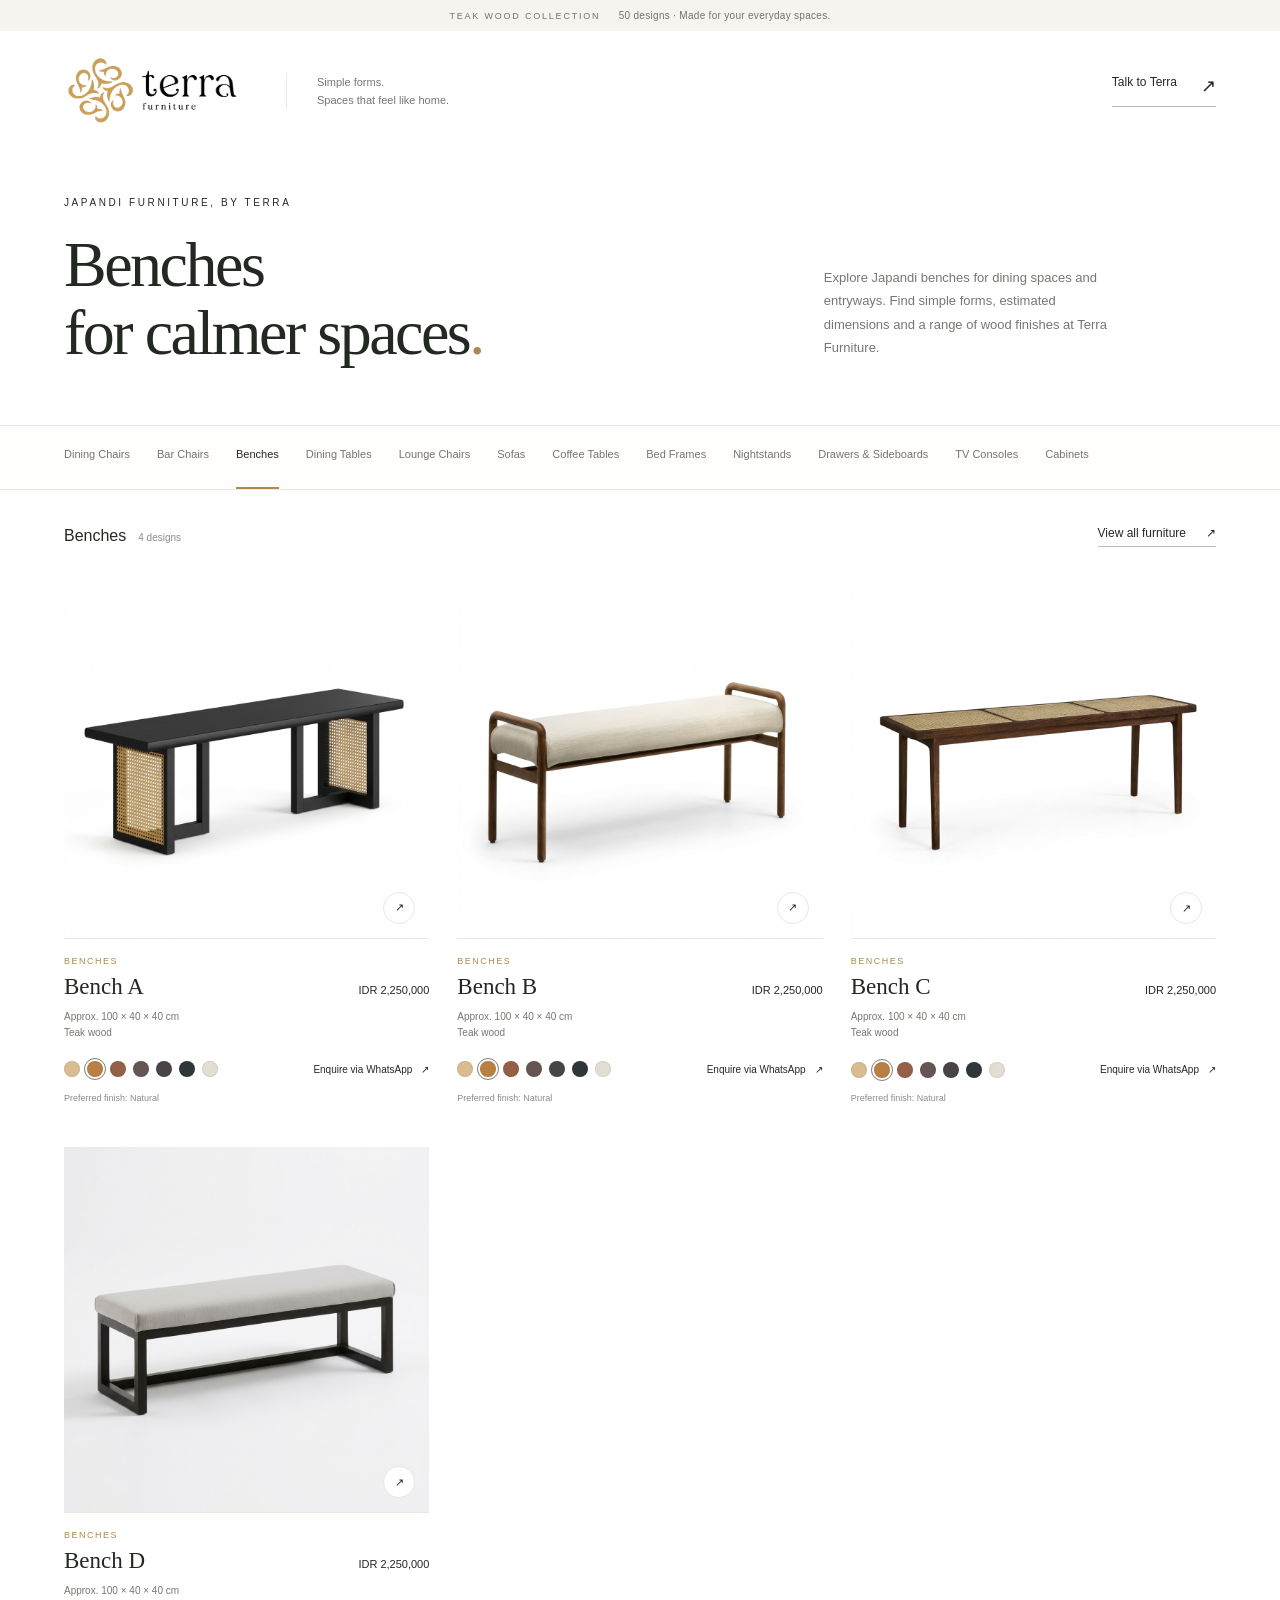
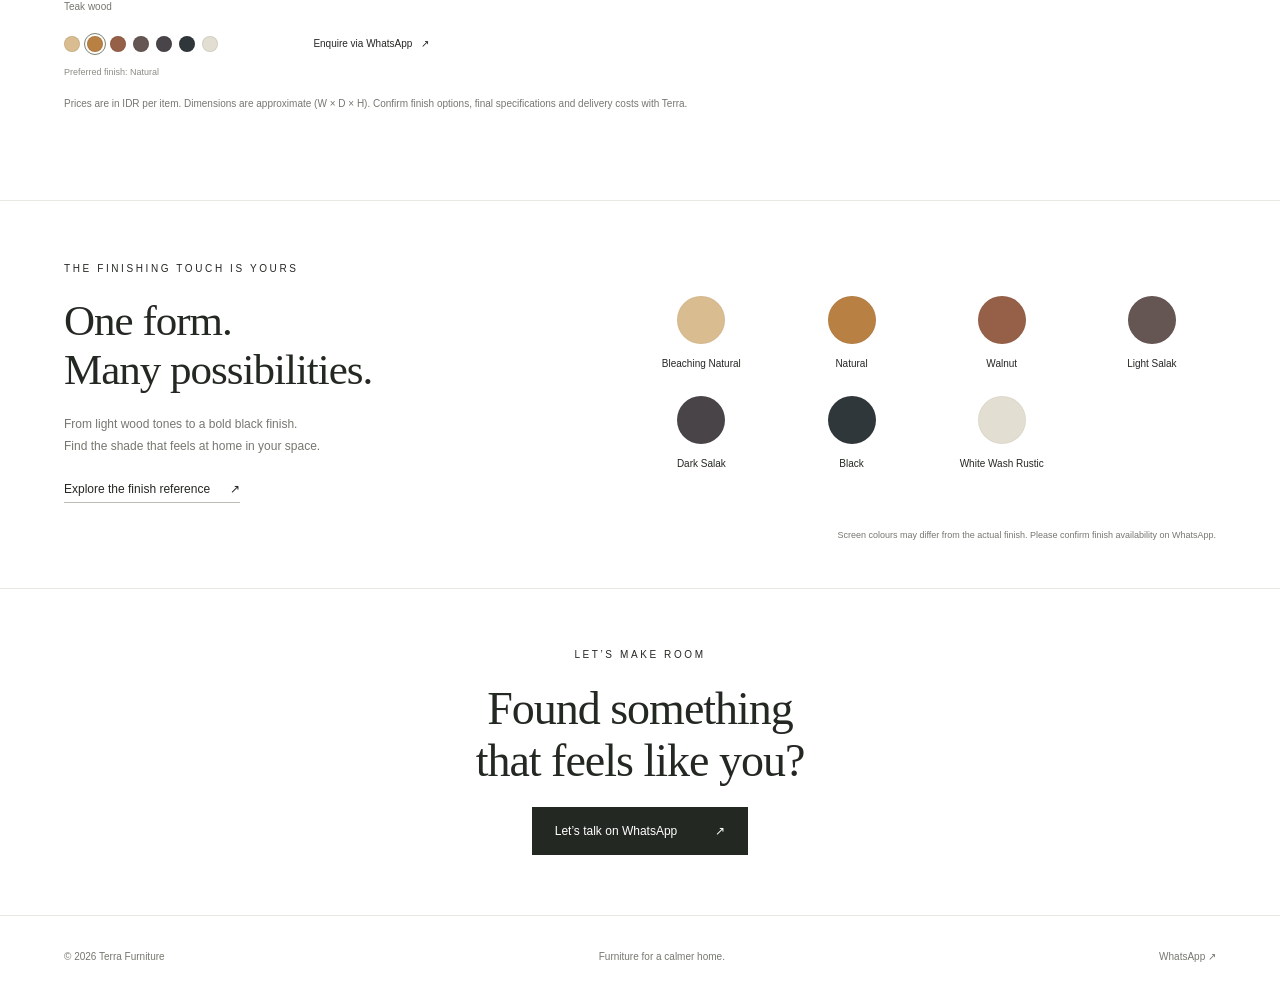
<file: bench/index.html>
<!doctype html>
<html lang="en"><head>
<meta charset="utf-8"><meta name="viewport" content="width=device-width,initial-scale=1">
<title>Japandi Benches | Terra Furniture</title><meta name="description" content="Explore Japandi benches for dining spaces and entryways. Find simple forms, estimated dimensions and a range of wood finishes at Terra Furniture.">
<link rel="canonical" href="https://terra-furniture-japandi.glossy-puppy-9639.chatgpt.site/bench/"><meta name="robots" content="index,follow,max-image-preview:large">
<meta name="theme-color" content="#ffffff">
<meta property="og:type" content="website"><meta property="og:site_name" content="Terra Furniture"><meta property="og:locale" content="en_US">
<meta property="og:title" content="Japandi Benches | Terra Furniture"><meta property="og:description" content="Explore Japandi benches for dining spaces and entryways. Find simple forms, estimated dimensions and a range of wood finishes at Terra Furniture."><meta property="og:url" content="https://terra-furniture-japandi.glossy-puppy-9639.chatgpt.site/bench/">
<meta property="og:image" content="https://terra-furniture-japandi.glossy-puppy-9639.chatgpt.site/assets/cabinet-a.jpg"><meta property="og:image:width" content="1024"><meta property="og:image:height" content="1024"><meta property="og:image:alt" content="Terra Furniture wooden cabinet with vertical slatted details">
<meta name="twitter:card" content="summary_large_image"><meta name="twitter:title" content="Japandi Benches | Terra Furniture"><meta name="twitter:description" content="Explore Japandi benches for dining spaces and entryways. Find simple forms, estimated dimensions and a range of wood finishes at Terra Furniture."><meta name="twitter:image" content="https://terra-furniture-japandi.glossy-puppy-9639.chatgpt.site/assets/cabinet-a.jpg"><meta name="twitter:image:alt" content="Terra Furniture wooden cabinet with vertical slatted details">
<link rel="icon" href="../assets/favicon.svg" type="image/svg+xml"><link rel="stylesheet" href="../styles.css">
<script type="application/ld+json">{"@context":"https://schema.org","@graph":[{"@type":"Organization","@id":"https://terra-furniture-japandi.glossy-puppy-9639.chatgpt.site/#organization","name":"Terra Furniture","url":"https://terra-furniture-japandi.glossy-puppy-9639.chatgpt.site/","logo":"https://terra-furniture-japandi.glossy-puppy-9639.chatgpt.site/assets/terra-logo.png"},{"@type":"WebSite","@id":"https://terra-furniture-japandi.glossy-puppy-9639.chatgpt.site/#website","url":"https://terra-furniture-japandi.glossy-puppy-9639.chatgpt.site/","name":"Terra Furniture","inLanguage":"en","publisher":{"@id":"https://terra-furniture-japandi.glossy-puppy-9639.chatgpt.site/#organization"}},{"@type":"CollectionPage","@id":"https://terra-furniture-japandi.glossy-puppy-9639.chatgpt.site/bench/#page","url":"https://terra-furniture-japandi.glossy-puppy-9639.chatgpt.site/bench/","name":"Japandi Benches | Terra Furniture","description":"Explore Japandi benches for dining spaces and entryways. Find simple forms, estimated dimensions and a range of wood finishes at Terra Furniture.","inLanguage":"en","isPartOf":{"@id":"https://terra-furniture-japandi.glossy-puppy-9639.chatgpt.site/#website"},"about":{"@type":"Thing","name":"Japandi Benches"}},{"@type":"BreadcrumbList","itemListElement":[{"@type":"ListItem","position":1,"name":"All furniture","item":"https://terra-furniture-japandi.glossy-puppy-9639.chatgpt.site/"},{"@type":"ListItem","position":2,"name":"Benches","item":"https://terra-furniture-japandi.glossy-puppy-9639.chatgpt.site/bench/"}]}]}</script>
<script src="../products.js" defer></script><script src="../catalog-view.js" defer></script><script src="../app.js" defer></script>
</head><body data-root="../" data-category="bench">
<a class="skip-link" href="#collection">Skip to collection</a>
<div class="preview-note">TEAK WOOD COLLECTION <span>50 designs · Made for your everyday spaces.</span></div>
<header class="header shell"><a class="brand" href="../" aria-label="Terra Furniture — all furniture"><svg viewBox="85 510 920 380" role="img" aria-label="Terra Furniture"><image href="../assets/terra-logo.png" width="1080" height="1350"/></svg></a><p class="brand-note">Simple forms.<br>Spaces that feel like home.</p><a class="header-contact" href="https://wa.me/6285121540054" target="_blank" rel="noopener noreferrer">Talk to Terra <span aria-hidden="true">↗</span></a></header>
<main><section class="intro shell" aria-labelledby="page-title"><div><p class="eyebrow">JAPANDI FURNITURE, BY TERRA</p><h1 id="page-title">Benches<br>for calmer spaces<span>.</span></h1></div><p class="intro-copy">Explore Japandi benches for dining spaces and entryways. Find simple forms, estimated dimensions and a range of wood finishes at Terra Furniture.</p></section>
<div class="category-wrap"><nav class="categories shell" aria-label="Furniture categories"><a class="category-button" href="../dining-chair/">Dining Chairs</a><a class="category-button" href="../bar-chair/">Bar Chairs</a><a class="category-button" href="../bench/" aria-current="page">Benches</a><a class="category-button" href="../dining-table/">Dining Tables</a><a class="category-button" href="../lazy-chair/">Lounge Chairs</a><a class="category-button" href="../sofa/">Sofas</a><a class="category-button" href="../coffee-table/">Coffee Tables</a><a class="category-button" href="../bed-frame/">Bed Frames</a><a class="category-button" href="../nightstand/">Nightstands</a><a class="category-button" href="../drawer/">Drawers &amp; Sideboards</a><a class="category-button" href="../buffet-tv/">TV Consoles</a><a class="category-button" href="../cabinet/">Cabinets</a></nav></div>
<section class="collection shell" id="collection" aria-labelledby="collection-title"><div class="collection-heading"><div><h2 id="collection-title">Benches</h2><span id="product-count">4 designs</span></div><a class="text-button" href="../">View all furniture <span aria-hidden="true">↗</span></a></div>
<div id="product-grid" class="product-grid"><article class="product-card" id="bench-a" data-card="bench-a">
  <button class="product-image-button" data-open="bench-a" aria-label="View Bench A details"><img src="../assets/bench-a.jpg" alt="Bench A — Terra Furniture product photo" loading="eager" decoding="async" width="1024" height="1024"><span class="view-label" aria-hidden="true">↗</span></button>
  <div class="product-info"><p class="product-category">Benches</p><div class="product-name-row"><h3><button data-open="bench-a">Bench A</button></h3><span class="product-price">IDR 2,250,000</span></div><p class="product-meta">Approx. 100 × 40 × 40 cm<br>Teak wood</p><div class="card-bottom"><div class="swatches" role="group" aria-label="Finish options for Bench A"><button class="swatch" style="--swatch:#d9bd91" title="Bleaching Natural" aria-label="Bleaching Natural" aria-pressed="false" data-product="bench-a" data-finish="bleaching" data-context="card"></button><button class="swatch" style="--swatch:#b98043" title="Natural" aria-label="Natural" aria-pressed="true" data-product="bench-a" data-finish="natural" data-context="card"></button><button class="swatch" style="--swatch:#956047" title="Walnut" aria-label="Walnut" aria-pressed="false" data-product="bench-a" data-finish="walnut" data-context="card"></button><button class="swatch" style="--swatch:#655653" title="Light Salak" aria-label="Light Salak" aria-pressed="false" data-product="bench-a" data-finish="salak-muda" data-context="card"></button><button class="swatch" style="--swatch:#494448" title="Dark Salak" aria-label="Dark Salak" aria-pressed="false" data-product="bench-a" data-finish="salak-tua" data-context="card"></button><button class="swatch" style="--swatch:#30373b" title="Black" aria-label="Black" aria-pressed="false" data-product="bench-a" data-finish="black" data-context="card"></button><button class="swatch" style="--swatch:#e3ded2" title="White Wash Rustic" aria-label="White Wash Rustic" aria-pressed="false" data-product="bench-a" data-finish="white-wash" data-context="card"></button></div><a class="card-whatsapp" data-wa="bench-a" href="https://wa.me/6285121540054?text=Hello%20Terra%20Furniture%2C%20I%20am%20interested%20in%20the%20Bench%20A.%0APreferred%20finish%3A%20Natural.%0AApproximate%20dimensions%20(W%20%C3%97%20D%20%C3%97%20H)%3A%20100%20%C3%97%2040%20%C3%97%2040%20cm.%0APlease%20confirm%20the%20final%20price%2C%20availability%20and%20delivery%20cost." target="_blank" rel="noopener noreferrer">Enquire via WhatsApp <span aria-hidden="true">↗</span></a></div><p class="selection-label" data-selection="bench-a">Preferred finish: Natural</p></div></article>
<article class="product-card" id="bench-b" data-card="bench-b">
  <button class="product-image-button" data-open="bench-b" aria-label="View Bench B details"><img src="../assets/bench-b.jpg" alt="Bench B — Terra Furniture product photo" loading="eager" decoding="async" width="1024" height="1024"><span class="view-label" aria-hidden="true">↗</span></button>
  <div class="product-info"><p class="product-category">Benches</p><div class="product-name-row"><h3><button data-open="bench-b">Bench B</button></h3><span class="product-price">IDR 2,250,000</span></div><p class="product-meta">Approx. 100 × 40 × 40 cm<br>Teak wood</p><div class="card-bottom"><div class="swatches" role="group" aria-label="Finish options for Bench B"><button class="swatch" style="--swatch:#d9bd91" title="Bleaching Natural" aria-label="Bleaching Natural" aria-pressed="false" data-product="bench-b" data-finish="bleaching" data-context="card"></button><button class="swatch" style="--swatch:#b98043" title="Natural" aria-label="Natural" aria-pressed="true" data-product="bench-b" data-finish="natural" data-context="card"></button><button class="swatch" style="--swatch:#956047" title="Walnut" aria-label="Walnut" aria-pressed="false" data-product="bench-b" data-finish="walnut" data-context="card"></button><button class="swatch" style="--swatch:#655653" title="Light Salak" aria-label="Light Salak" aria-pressed="false" data-product="bench-b" data-finish="salak-muda" data-context="card"></button><button class="swatch" style="--swatch:#494448" title="Dark Salak" aria-label="Dark Salak" aria-pressed="false" data-product="bench-b" data-finish="salak-tua" data-context="card"></button><button class="swatch" style="--swatch:#30373b" title="Black" aria-label="Black" aria-pressed="false" data-product="bench-b" data-finish="black" data-context="card"></button><button class="swatch" style="--swatch:#e3ded2" title="White Wash Rustic" aria-label="White Wash Rustic" aria-pressed="false" data-product="bench-b" data-finish="white-wash" data-context="card"></button></div><a class="card-whatsapp" data-wa="bench-b" href="https://wa.me/6285121540054?text=Hello%20Terra%20Furniture%2C%20I%20am%20interested%20in%20the%20Bench%20B.%0APreferred%20finish%3A%20Natural.%0AApproximate%20dimensions%20(W%20%C3%97%20D%20%C3%97%20H)%3A%20100%20%C3%97%2040%20%C3%97%2040%20cm.%0APlease%20confirm%20the%20final%20price%2C%20availability%20and%20delivery%20cost." target="_blank" rel="noopener noreferrer">Enquire via WhatsApp <span aria-hidden="true">↗</span></a></div><p class="selection-label" data-selection="bench-b">Preferred finish: Natural</p></div></article>
<article class="product-card" id="bench-c" data-card="bench-c">
  <button class="product-image-button" data-open="bench-c" aria-label="View Bench C details"><img src="../assets/bench-c.jpg" alt="Bench C — Terra Furniture product photo" loading="eager" decoding="async" width="1024" height="1024"><span class="view-label" aria-hidden="true">↗</span></button>
  <div class="product-info"><p class="product-category">Benches</p><div class="product-name-row"><h3><button data-open="bench-c">Bench C</button></h3><span class="product-price">IDR 2,250,000</span></div><p class="product-meta">Approx. 100 × 40 × 40 cm<br>Teak wood</p><div class="card-bottom"><div class="swatches" role="group" aria-label="Finish options for Bench C"><button class="swatch" style="--swatch:#d9bd91" title="Bleaching Natural" aria-label="Bleaching Natural" aria-pressed="false" data-product="bench-c" data-finish="bleaching" data-context="card"></button><button class="swatch" style="--swatch:#b98043" title="Natural" aria-label="Natural" aria-pressed="true" data-product="bench-c" data-finish="natural" data-context="card"></button><button class="swatch" style="--swatch:#956047" title="Walnut" aria-label="Walnut" aria-pressed="false" data-product="bench-c" data-finish="walnut" data-context="card"></button><button class="swatch" style="--swatch:#655653" title="Light Salak" aria-label="Light Salak" aria-pressed="false" data-product="bench-c" data-finish="salak-muda" data-context="card"></button><button class="swatch" style="--swatch:#494448" title="Dark Salak" aria-label="Dark Salak" aria-pressed="false" data-product="bench-c" data-finish="salak-tua" data-context="card"></button><button class="swatch" style="--swatch:#30373b" title="Black" aria-label="Black" aria-pressed="false" data-product="bench-c" data-finish="black" data-context="card"></button><button class="swatch" style="--swatch:#e3ded2" title="White Wash Rustic" aria-label="White Wash Rustic" aria-pressed="false" data-product="bench-c" data-finish="white-wash" data-context="card"></button></div><a class="card-whatsapp" data-wa="bench-c" href="https://wa.me/6285121540054?text=Hello%20Terra%20Furniture%2C%20I%20am%20interested%20in%20the%20Bench%20C.%0APreferred%20finish%3A%20Natural.%0AApproximate%20dimensions%20(W%20%C3%97%20D%20%C3%97%20H)%3A%20100%20%C3%97%2040%20%C3%97%2040%20cm.%0APlease%20confirm%20the%20final%20price%2C%20availability%20and%20delivery%20cost." target="_blank" rel="noopener noreferrer">Enquire via WhatsApp <span aria-hidden="true">↗</span></a></div><p class="selection-label" data-selection="bench-c">Preferred finish: Natural</p></div></article>
<article class="product-card" id="bench-d" data-card="bench-d">
  <button class="product-image-button" data-open="bench-d" aria-label="View Bench D details"><img src="../assets/bench-d.jpg" alt="Bench D — Terra Furniture product photo" loading="lazy" decoding="async" width="1024" height="1024"><span class="view-label" aria-hidden="true">↗</span></button>
  <div class="product-info"><p class="product-category">Benches</p><div class="product-name-row"><h3><button data-open="bench-d">Bench D</button></h3><span class="product-price">IDR 2,250,000</span></div><p class="product-meta">Approx. 100 × 40 × 40 cm<br>Teak wood</p><div class="card-bottom"><div class="swatches" role="group" aria-label="Finish options for Bench D"><button class="swatch" style="--swatch:#d9bd91" title="Bleaching Natural" aria-label="Bleaching Natural" aria-pressed="false" data-product="bench-d" data-finish="bleaching" data-context="card"></button><button class="swatch" style="--swatch:#b98043" title="Natural" aria-label="Natural" aria-pressed="true" data-product="bench-d" data-finish="natural" data-context="card"></button><button class="swatch" style="--swatch:#956047" title="Walnut" aria-label="Walnut" aria-pressed="false" data-product="bench-d" data-finish="walnut" data-context="card"></button><button class="swatch" style="--swatch:#655653" title="Light Salak" aria-label="Light Salak" aria-pressed="false" data-product="bench-d" data-finish="salak-muda" data-context="card"></button><button class="swatch" style="--swatch:#494448" title="Dark Salak" aria-label="Dark Salak" aria-pressed="false" data-product="bench-d" data-finish="salak-tua" data-context="card"></button><button class="swatch" style="--swatch:#30373b" title="Black" aria-label="Black" aria-pressed="false" data-product="bench-d" data-finish="black" data-context="card"></button><button class="swatch" style="--swatch:#e3ded2" title="White Wash Rustic" aria-label="White Wash Rustic" aria-pressed="false" data-product="bench-d" data-finish="white-wash" data-context="card"></button></div><a class="card-whatsapp" data-wa="bench-d" href="https://wa.me/6285121540054?text=Hello%20Terra%20Furniture%2C%20I%20am%20interested%20in%20the%20Bench%20D.%0APreferred%20finish%3A%20Natural.%0AApproximate%20dimensions%20(W%20%C3%97%20D%20%C3%97%20H)%3A%20100%20%C3%97%2040%20%C3%97%2040%20cm.%0APlease%20confirm%20the%20final%20price%2C%20availability%20and%20delivery%20cost." target="_blank" rel="noopener noreferrer">Enquire via WhatsApp <span aria-hidden="true">↗</span></a></div><p class="selection-label" data-selection="bench-d">Preferred finish: Natural</p></div></article></div>
<p class="detail-note">Prices are in IDR per item. Dimensions are approximate (W × D × H). Confirm finish options, final specifications and delivery costs with Terra.</p>
<noscript><p class="detail-note">Browse the catalogue and enquire directly using the WhatsApp links. Enable JavaScript to open product details and select finishes.</p></noscript>
</section>
<section class="finish-section shell" aria-labelledby="finish-heading"><div><p class="eyebrow">THE FINISHING TOUCH IS YOURS</p><h2 id="finish-heading">One form.<br>Many possibilities.</h2><p>From light wood tones to a bold black finish.<br>Find the shade that feels at home in your space.</p><button id="open-finishes" class="text-button">Explore the finish reference <span aria-hidden="true">↗</span></button></div><div class="finish-palette" id="finish-palette"><div class="finish-chip"><i style="--swatch:#d9bd91" aria-hidden="true"></i><span>Bleaching Natural</span></div><div class="finish-chip"><i style="--swatch:#b98043" aria-hidden="true"></i><span>Natural</span></div><div class="finish-chip"><i style="--swatch:#956047" aria-hidden="true"></i><span>Walnut</span></div><div class="finish-chip"><i style="--swatch:#655653" aria-hidden="true"></i><span>Light Salak</span></div><div class="finish-chip"><i style="--swatch:#494448" aria-hidden="true"></i><span>Dark Salak</span></div><div class="finish-chip"><i style="--swatch:#30373b" aria-hidden="true"></i><span>Black</span></div><div class="finish-chip"><i style="--swatch:#e3ded2" aria-hidden="true"></i><span>White Wash Rustic</span></div></div><p class="finish-disclaimer">Screen colours may differ from the actual finish. Please confirm finish availability on WhatsApp.</p></section>
<section class="contact-section shell"><p class="eyebrow">LET’S MAKE ROOM</p><h2>Found something<br>that feels like you?</h2><a class="primary-button" href="https://wa.me/6285121540054" target="_blank" rel="noopener noreferrer">Let’s talk on WhatsApp <span aria-hidden="true">↗</span></a></section>
</main><footer class="shell"><span>© <span id="year">2026</span> Terra Furniture</span><span>Furniture for a calmer home.</span><a href="https://wa.me/6285121540054" target="_blank" rel="noopener noreferrer">WhatsApp ↗</a></footer>
<dialog id="product-dialog" aria-labelledby="detail-name"><button class="dialog-close" aria-label="Close product details">×</button><div id="product-detail"></div></dialog>
<dialog id="finish-dialog" aria-labelledby="finish-dialog-title"><button class="dialog-close" aria-label="Close finish reference">×</button><h2 id="finish-dialog-title">Finish reference</h2><img src="../assets/finishing-reference.png" alt="Original Terra Furniture reference showing seven wood finishes" width="1080" height="914" loading="lazy"><p>Original finish reference supplied by Terra. Light Salak is labelled “Salak Muda” and Dark Salak is labelled “Salak Tua” in the reference. Screen colours and natural wood grain may vary.</p></dialog>
<div class="sr-only" aria-live="polite" id="announcer"></div></body></html>
</file>
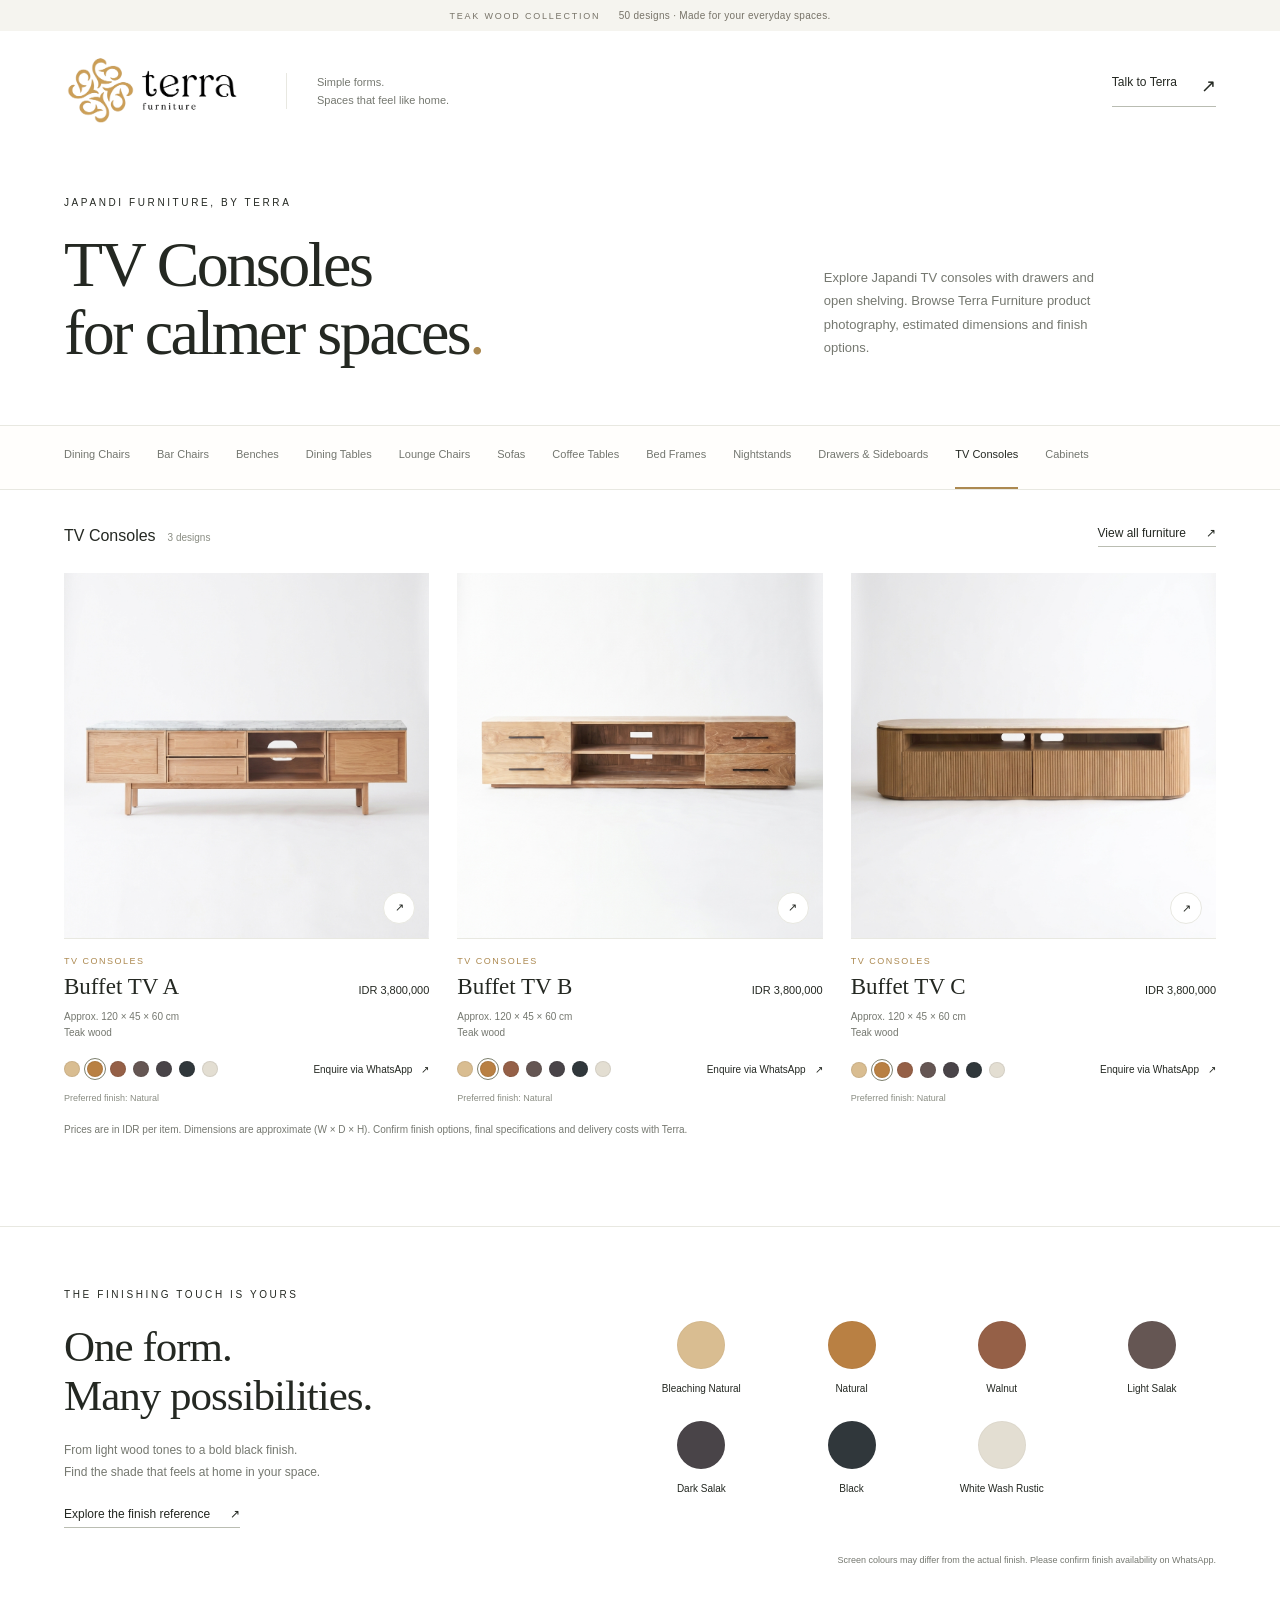
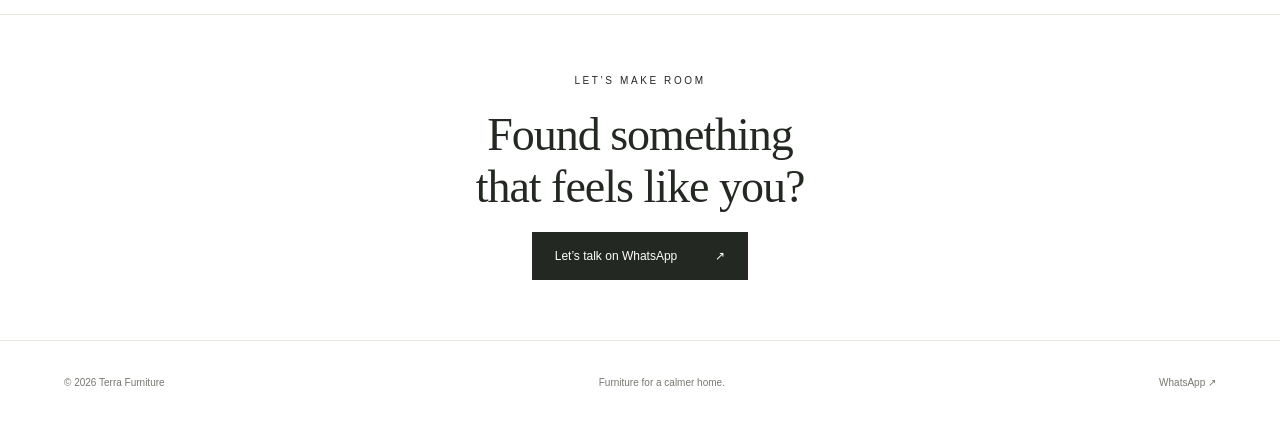
<file: buffet-tv/index.html>
<!doctype html>
<html lang="en"><head>
<meta charset="utf-8"><meta name="viewport" content="width=device-width,initial-scale=1">
<title>Japandi TV Consoles | Terra Furniture</title><meta name="description" content="Explore Japandi TV consoles with drawers and open shelving. Browse Terra Furniture product photography, estimated dimensions and finish options.">
<link rel="canonical" href="https://terra-furniture-japandi.glossy-puppy-9639.chatgpt.site/buffet-tv/"><meta name="robots" content="index,follow,max-image-preview:large">
<meta name="theme-color" content="#ffffff">
<meta property="og:type" content="website"><meta property="og:site_name" content="Terra Furniture"><meta property="og:locale" content="en_US">
<meta property="og:title" content="Japandi TV Consoles | Terra Furniture"><meta property="og:description" content="Explore Japandi TV consoles with drawers and open shelving. Browse Terra Furniture product photography, estimated dimensions and finish options."><meta property="og:url" content="https://terra-furniture-japandi.glossy-puppy-9639.chatgpt.site/buffet-tv/">
<meta property="og:image" content="https://terra-furniture-japandi.glossy-puppy-9639.chatgpt.site/assets/cabinet-a.jpg"><meta property="og:image:width" content="1024"><meta property="og:image:height" content="1024"><meta property="og:image:alt" content="Terra Furniture wooden cabinet with vertical slatted details">
<meta name="twitter:card" content="summary_large_image"><meta name="twitter:title" content="Japandi TV Consoles | Terra Furniture"><meta name="twitter:description" content="Explore Japandi TV consoles with drawers and open shelving. Browse Terra Furniture product photography, estimated dimensions and finish options."><meta name="twitter:image" content="https://terra-furniture-japandi.glossy-puppy-9639.chatgpt.site/assets/cabinet-a.jpg"><meta name="twitter:image:alt" content="Terra Furniture wooden cabinet with vertical slatted details">
<link rel="icon" href="../assets/favicon.svg" type="image/svg+xml"><link rel="stylesheet" href="../styles.css">
<script type="application/ld+json">{"@context":"https://schema.org","@graph":[{"@type":"Organization","@id":"https://terra-furniture-japandi.glossy-puppy-9639.chatgpt.site/#organization","name":"Terra Furniture","url":"https://terra-furniture-japandi.glossy-puppy-9639.chatgpt.site/","logo":"https://terra-furniture-japandi.glossy-puppy-9639.chatgpt.site/assets/terra-logo.png"},{"@type":"WebSite","@id":"https://terra-furniture-japandi.glossy-puppy-9639.chatgpt.site/#website","url":"https://terra-furniture-japandi.glossy-puppy-9639.chatgpt.site/","name":"Terra Furniture","inLanguage":"en","publisher":{"@id":"https://terra-furniture-japandi.glossy-puppy-9639.chatgpt.site/#organization"}},{"@type":"CollectionPage","@id":"https://terra-furniture-japandi.glossy-puppy-9639.chatgpt.site/buffet-tv/#page","url":"https://terra-furniture-japandi.glossy-puppy-9639.chatgpt.site/buffet-tv/","name":"Japandi TV Consoles | Terra Furniture","description":"Explore Japandi TV consoles with drawers and open shelving. Browse Terra Furniture product photography, estimated dimensions and finish options.","inLanguage":"en","isPartOf":{"@id":"https://terra-furniture-japandi.glossy-puppy-9639.chatgpt.site/#website"},"about":{"@type":"Thing","name":"Japandi TV Consoles"}},{"@type":"BreadcrumbList","itemListElement":[{"@type":"ListItem","position":1,"name":"All furniture","item":"https://terra-furniture-japandi.glossy-puppy-9639.chatgpt.site/"},{"@type":"ListItem","position":2,"name":"TV Consoles","item":"https://terra-furniture-japandi.glossy-puppy-9639.chatgpt.site/buffet-tv/"}]}]}</script>
<script src="../products.js" defer></script><script src="../catalog-view.js" defer></script><script src="../app.js" defer></script>
</head><body data-root="../" data-category="buffet-tv">
<a class="skip-link" href="#collection">Skip to collection</a>
<div class="preview-note">TEAK WOOD COLLECTION <span>50 designs · Made for your everyday spaces.</span></div>
<header class="header shell"><a class="brand" href="../" aria-label="Terra Furniture — all furniture"><svg viewBox="85 510 920 380" role="img" aria-label="Terra Furniture"><image href="../assets/terra-logo.png" width="1080" height="1350"/></svg></a><p class="brand-note">Simple forms.<br>Spaces that feel like home.</p><a class="header-contact" href="https://wa.me/6285121540054" target="_blank" rel="noopener noreferrer">Talk to Terra <span aria-hidden="true">↗</span></a></header>
<main><section class="intro shell" aria-labelledby="page-title"><div><p class="eyebrow">JAPANDI FURNITURE, BY TERRA</p><h1 id="page-title">TV Consoles<br>for calmer spaces<span>.</span></h1></div><p class="intro-copy">Explore Japandi TV consoles with drawers and open shelving. Browse Terra Furniture product photography, estimated dimensions and finish options.</p></section>
<div class="category-wrap"><nav class="categories shell" aria-label="Furniture categories"><a class="category-button" href="../dining-chair/">Dining Chairs</a><a class="category-button" href="../bar-chair/">Bar Chairs</a><a class="category-button" href="../bench/">Benches</a><a class="category-button" href="../dining-table/">Dining Tables</a><a class="category-button" href="../lazy-chair/">Lounge Chairs</a><a class="category-button" href="../sofa/">Sofas</a><a class="category-button" href="../coffee-table/">Coffee Tables</a><a class="category-button" href="../bed-frame/">Bed Frames</a><a class="category-button" href="../nightstand/">Nightstands</a><a class="category-button" href="../drawer/">Drawers &amp; Sideboards</a><a class="category-button" href="../buffet-tv/" aria-current="page">TV Consoles</a><a class="category-button" href="../cabinet/">Cabinets</a></nav></div>
<section class="collection shell" id="collection" aria-labelledby="collection-title"><div class="collection-heading"><div><h2 id="collection-title">TV Consoles</h2><span id="product-count">3 designs</span></div><a class="text-button" href="../">View all furniture <span aria-hidden="true">↗</span></a></div>
<div id="product-grid" class="product-grid"><article class="product-card" id="buffet-tv-a" data-card="buffet-tv-a">
  <button class="product-image-button" data-open="buffet-tv-a" aria-label="View Buffet TV A details"><img src="../assets/buffet-tv-a.jpg" alt="Buffet TV A — Terra Furniture product photo" loading="eager" decoding="async" width="1024" height="1024"><span class="view-label" aria-hidden="true">↗</span></button>
  <div class="product-info"><p class="product-category">TV Consoles</p><div class="product-name-row"><h3><button data-open="buffet-tv-a">Buffet TV A</button></h3><span class="product-price">IDR 3,800,000</span></div><p class="product-meta">Approx. 120 × 45 × 60 cm<br>Teak wood</p><div class="card-bottom"><div class="swatches" role="group" aria-label="Finish options for Buffet TV A"><button class="swatch" style="--swatch:#d9bd91" title="Bleaching Natural" aria-label="Bleaching Natural" aria-pressed="false" data-product="buffet-tv-a" data-finish="bleaching" data-context="card"></button><button class="swatch" style="--swatch:#b98043" title="Natural" aria-label="Natural" aria-pressed="true" data-product="buffet-tv-a" data-finish="natural" data-context="card"></button><button class="swatch" style="--swatch:#956047" title="Walnut" aria-label="Walnut" aria-pressed="false" data-product="buffet-tv-a" data-finish="walnut" data-context="card"></button><button class="swatch" style="--swatch:#655653" title="Light Salak" aria-label="Light Salak" aria-pressed="false" data-product="buffet-tv-a" data-finish="salak-muda" data-context="card"></button><button class="swatch" style="--swatch:#494448" title="Dark Salak" aria-label="Dark Salak" aria-pressed="false" data-product="buffet-tv-a" data-finish="salak-tua" data-context="card"></button><button class="swatch" style="--swatch:#30373b" title="Black" aria-label="Black" aria-pressed="false" data-product="buffet-tv-a" data-finish="black" data-context="card"></button><button class="swatch" style="--swatch:#e3ded2" title="White Wash Rustic" aria-label="White Wash Rustic" aria-pressed="false" data-product="buffet-tv-a" data-finish="white-wash" data-context="card"></button></div><a class="card-whatsapp" data-wa="buffet-tv-a" href="https://wa.me/6285121540054?text=Hello%20Terra%20Furniture%2C%20I%20am%20interested%20in%20the%20Buffet%20TV%20A.%0APreferred%20finish%3A%20Natural.%0AApproximate%20dimensions%20(W%20%C3%97%20D%20%C3%97%20H)%3A%20120%20%C3%97%2045%20%C3%97%2060%20cm.%0APlease%20confirm%20the%20final%20price%2C%20availability%20and%20delivery%20cost." target="_blank" rel="noopener noreferrer">Enquire via WhatsApp <span aria-hidden="true">↗</span></a></div><p class="selection-label" data-selection="buffet-tv-a">Preferred finish: Natural</p></div></article>
<article class="product-card" id="buffet-tv-b" data-card="buffet-tv-b">
  <button class="product-image-button" data-open="buffet-tv-b" aria-label="View Buffet TV B details"><img src="../assets/buffet-tv-b.jpg" alt="Buffet TV B — Terra Furniture product photo" loading="eager" decoding="async" width="1024" height="1024"><span class="view-label" aria-hidden="true">↗</span></button>
  <div class="product-info"><p class="product-category">TV Consoles</p><div class="product-name-row"><h3><button data-open="buffet-tv-b">Buffet TV B</button></h3><span class="product-price">IDR 3,800,000</span></div><p class="product-meta">Approx. 120 × 45 × 60 cm<br>Teak wood</p><div class="card-bottom"><div class="swatches" role="group" aria-label="Finish options for Buffet TV B"><button class="swatch" style="--swatch:#d9bd91" title="Bleaching Natural" aria-label="Bleaching Natural" aria-pressed="false" data-product="buffet-tv-b" data-finish="bleaching" data-context="card"></button><button class="swatch" style="--swatch:#b98043" title="Natural" aria-label="Natural" aria-pressed="true" data-product="buffet-tv-b" data-finish="natural" data-context="card"></button><button class="swatch" style="--swatch:#956047" title="Walnut" aria-label="Walnut" aria-pressed="false" data-product="buffet-tv-b" data-finish="walnut" data-context="card"></button><button class="swatch" style="--swatch:#655653" title="Light Salak" aria-label="Light Salak" aria-pressed="false" data-product="buffet-tv-b" data-finish="salak-muda" data-context="card"></button><button class="swatch" style="--swatch:#494448" title="Dark Salak" aria-label="Dark Salak" aria-pressed="false" data-product="buffet-tv-b" data-finish="salak-tua" data-context="card"></button><button class="swatch" style="--swatch:#30373b" title="Black" aria-label="Black" aria-pressed="false" data-product="buffet-tv-b" data-finish="black" data-context="card"></button><button class="swatch" style="--swatch:#e3ded2" title="White Wash Rustic" aria-label="White Wash Rustic" aria-pressed="false" data-product="buffet-tv-b" data-finish="white-wash" data-context="card"></button></div><a class="card-whatsapp" data-wa="buffet-tv-b" href="https://wa.me/6285121540054?text=Hello%20Terra%20Furniture%2C%20I%20am%20interested%20in%20the%20Buffet%20TV%20B.%0APreferred%20finish%3A%20Natural.%0AApproximate%20dimensions%20(W%20%C3%97%20D%20%C3%97%20H)%3A%20120%20%C3%97%2045%20%C3%97%2060%20cm.%0APlease%20confirm%20the%20final%20price%2C%20availability%20and%20delivery%20cost." target="_blank" rel="noopener noreferrer">Enquire via WhatsApp <span aria-hidden="true">↗</span></a></div><p class="selection-label" data-selection="buffet-tv-b">Preferred finish: Natural</p></div></article>
<article class="product-card" id="buffet-tv-c" data-card="buffet-tv-c">
  <button class="product-image-button" data-open="buffet-tv-c" aria-label="View Buffet TV C details"><img src="../assets/buffet-tv-c.jpg" alt="Buffet TV C — Terra Furniture product photo" loading="eager" decoding="async" width="1024" height="1024"><span class="view-label" aria-hidden="true">↗</span></button>
  <div class="product-info"><p class="product-category">TV Consoles</p><div class="product-name-row"><h3><button data-open="buffet-tv-c">Buffet TV C</button></h3><span class="product-price">IDR 3,800,000</span></div><p class="product-meta">Approx. 120 × 45 × 60 cm<br>Teak wood</p><div class="card-bottom"><div class="swatches" role="group" aria-label="Finish options for Buffet TV C"><button class="swatch" style="--swatch:#d9bd91" title="Bleaching Natural" aria-label="Bleaching Natural" aria-pressed="false" data-product="buffet-tv-c" data-finish="bleaching" data-context="card"></button><button class="swatch" style="--swatch:#b98043" title="Natural" aria-label="Natural" aria-pressed="true" data-product="buffet-tv-c" data-finish="natural" data-context="card"></button><button class="swatch" style="--swatch:#956047" title="Walnut" aria-label="Walnut" aria-pressed="false" data-product="buffet-tv-c" data-finish="walnut" data-context="card"></button><button class="swatch" style="--swatch:#655653" title="Light Salak" aria-label="Light Salak" aria-pressed="false" data-product="buffet-tv-c" data-finish="salak-muda" data-context="card"></button><button class="swatch" style="--swatch:#494448" title="Dark Salak" aria-label="Dark Salak" aria-pressed="false" data-product="buffet-tv-c" data-finish="salak-tua" data-context="card"></button><button class="swatch" style="--swatch:#30373b" title="Black" aria-label="Black" aria-pressed="false" data-product="buffet-tv-c" data-finish="black" data-context="card"></button><button class="swatch" style="--swatch:#e3ded2" title="White Wash Rustic" aria-label="White Wash Rustic" aria-pressed="false" data-product="buffet-tv-c" data-finish="white-wash" data-context="card"></button></div><a class="card-whatsapp" data-wa="buffet-tv-c" href="https://wa.me/6285121540054?text=Hello%20Terra%20Furniture%2C%20I%20am%20interested%20in%20the%20Buffet%20TV%20C.%0APreferred%20finish%3A%20Natural.%0AApproximate%20dimensions%20(W%20%C3%97%20D%20%C3%97%20H)%3A%20120%20%C3%97%2045%20%C3%97%2060%20cm.%0APlease%20confirm%20the%20final%20price%2C%20availability%20and%20delivery%20cost." target="_blank" rel="noopener noreferrer">Enquire via WhatsApp <span aria-hidden="true">↗</span></a></div><p class="selection-label" data-selection="buffet-tv-c">Preferred finish: Natural</p></div></article></div>
<p class="detail-note">Prices are in IDR per item. Dimensions are approximate (W × D × H). Confirm finish options, final specifications and delivery costs with Terra.</p>
<noscript><p class="detail-note">Browse the catalogue and enquire directly using the WhatsApp links. Enable JavaScript to open product details and select finishes.</p></noscript>
</section>
<section class="finish-section shell" aria-labelledby="finish-heading"><div><p class="eyebrow">THE FINISHING TOUCH IS YOURS</p><h2 id="finish-heading">One form.<br>Many possibilities.</h2><p>From light wood tones to a bold black finish.<br>Find the shade that feels at home in your space.</p><button id="open-finishes" class="text-button">Explore the finish reference <span aria-hidden="true">↗</span></button></div><div class="finish-palette" id="finish-palette"><div class="finish-chip"><i style="--swatch:#d9bd91" aria-hidden="true"></i><span>Bleaching Natural</span></div><div class="finish-chip"><i style="--swatch:#b98043" aria-hidden="true"></i><span>Natural</span></div><div class="finish-chip"><i style="--swatch:#956047" aria-hidden="true"></i><span>Walnut</span></div><div class="finish-chip"><i style="--swatch:#655653" aria-hidden="true"></i><span>Light Salak</span></div><div class="finish-chip"><i style="--swatch:#494448" aria-hidden="true"></i><span>Dark Salak</span></div><div class="finish-chip"><i style="--swatch:#30373b" aria-hidden="true"></i><span>Black</span></div><div class="finish-chip"><i style="--swatch:#e3ded2" aria-hidden="true"></i><span>White Wash Rustic</span></div></div><p class="finish-disclaimer">Screen colours may differ from the actual finish. Please confirm finish availability on WhatsApp.</p></section>
<section class="contact-section shell"><p class="eyebrow">LET’S MAKE ROOM</p><h2>Found something<br>that feels like you?</h2><a class="primary-button" href="https://wa.me/6285121540054" target="_blank" rel="noopener noreferrer">Let’s talk on WhatsApp <span aria-hidden="true">↗</span></a></section>
</main><footer class="shell"><span>© <span id="year">2026</span> Terra Furniture</span><span>Furniture for a calmer home.</span><a href="https://wa.me/6285121540054" target="_blank" rel="noopener noreferrer">WhatsApp ↗</a></footer>
<dialog id="product-dialog" aria-labelledby="detail-name"><button class="dialog-close" aria-label="Close product details">×</button><div id="product-detail"></div></dialog>
<dialog id="finish-dialog" aria-labelledby="finish-dialog-title"><button class="dialog-close" aria-label="Close finish reference">×</button><h2 id="finish-dialog-title">Finish reference</h2><img src="../assets/finishing-reference.png" alt="Original Terra Furniture reference showing seven wood finishes" width="1080" height="914" loading="lazy"><p>Original finish reference supplied by Terra. Light Salak is labelled “Salak Muda” and Dark Salak is labelled “Salak Tua” in the reference. Screen colours and natural wood grain may vary.</p></dialog>
<div class="sr-only" aria-live="polite" id="announcer"></div></body></html>
</file>
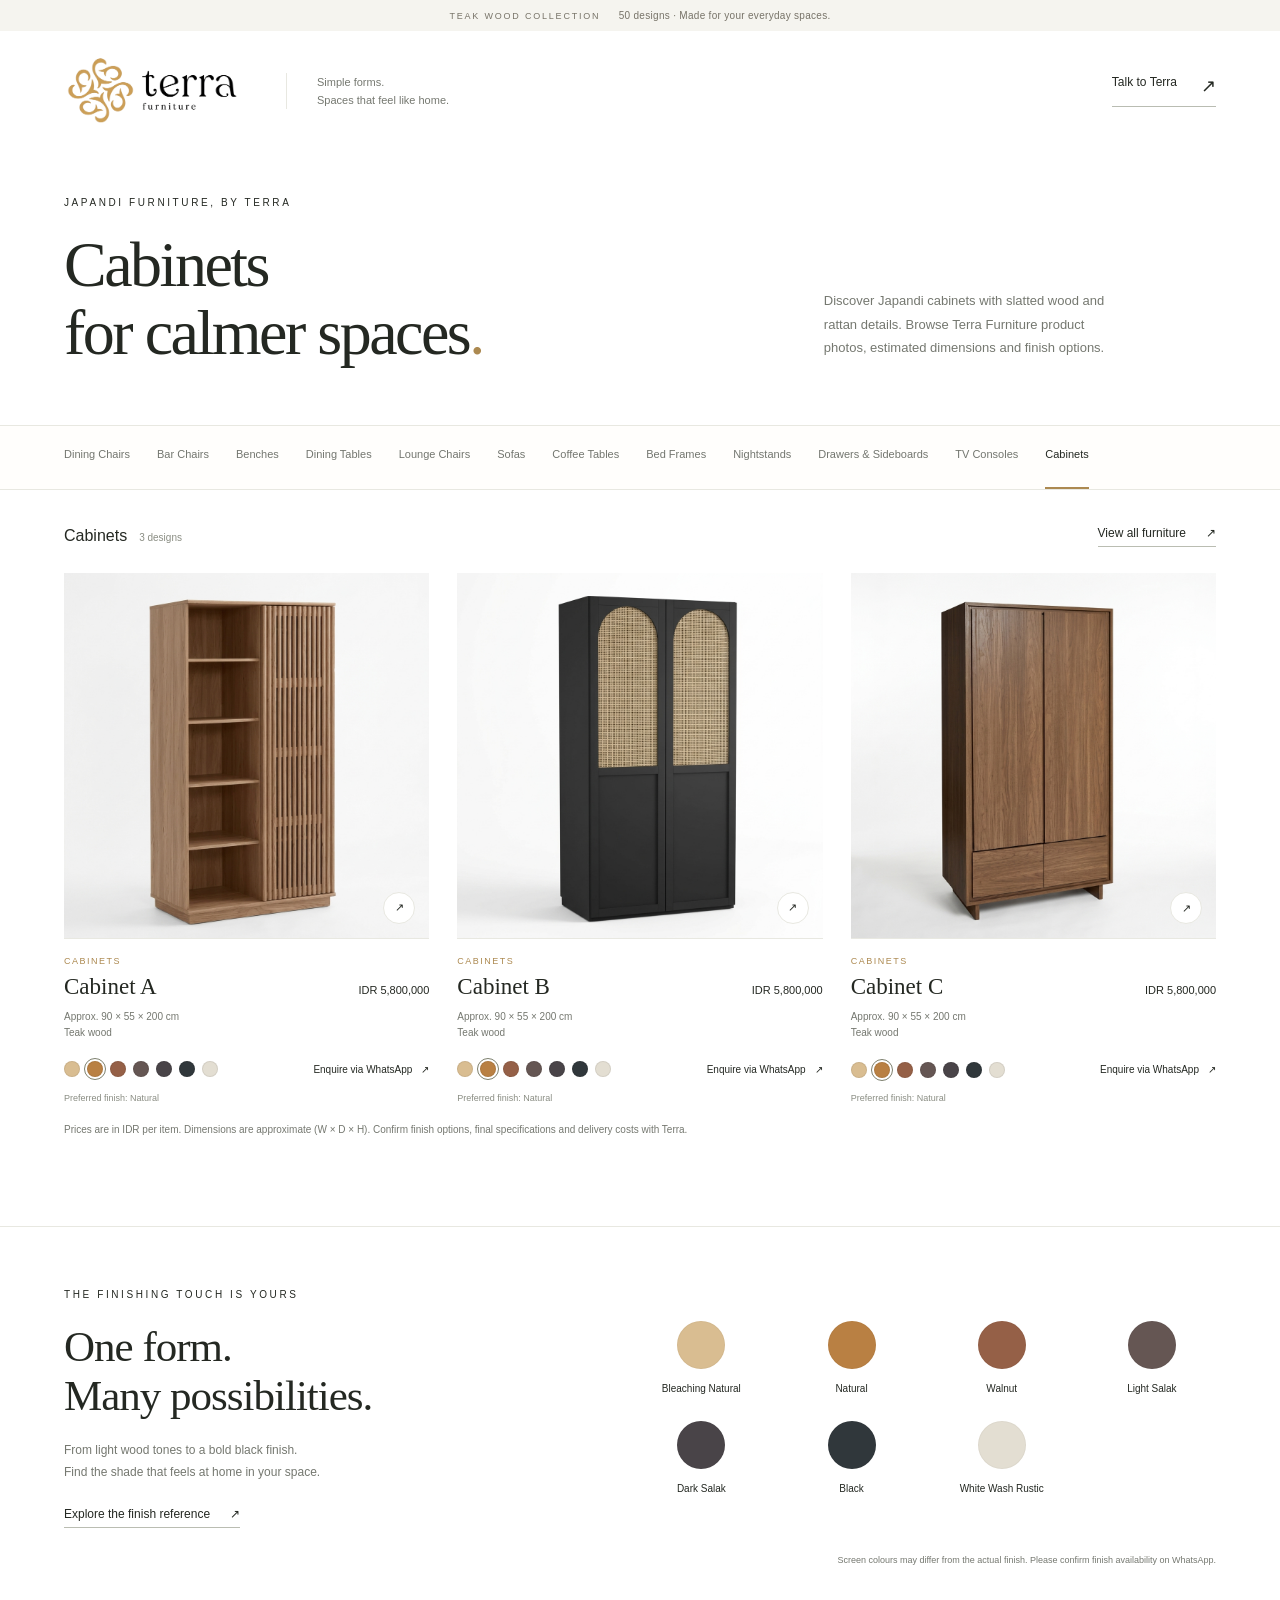
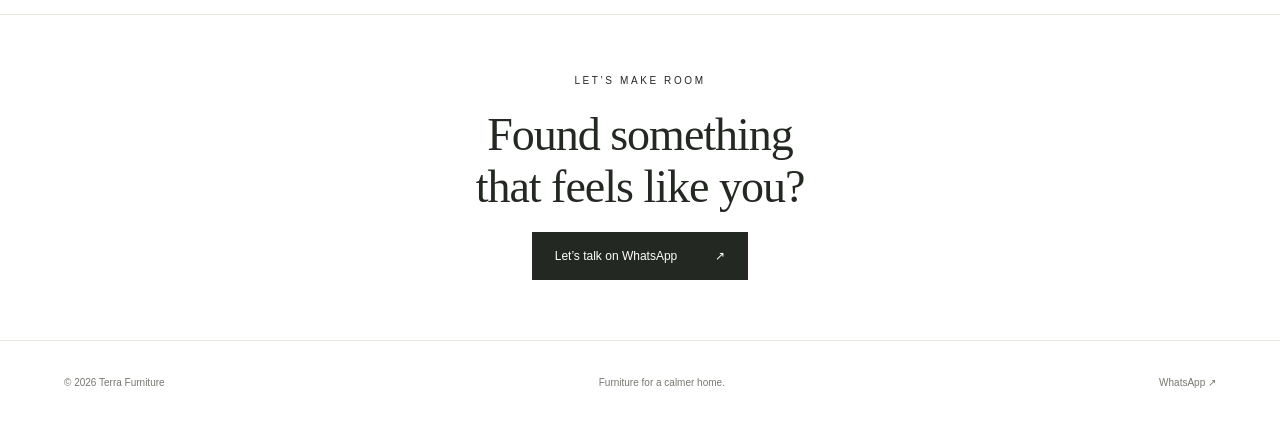
<file: cabinet/index.html>
<!doctype html>
<html lang="en"><head>
<meta charset="utf-8"><meta name="viewport" content="width=device-width,initial-scale=1">
<title>Japandi Cabinets | Terra Furniture</title><meta name="description" content="Discover Japandi cabinets with slatted wood and rattan details. Browse Terra Furniture product photos, estimated dimensions and finish options.">
<link rel="canonical" href="https://terra-furniture-japandi.glossy-puppy-9639.chatgpt.site/cabinet/"><meta name="robots" content="index,follow,max-image-preview:large">
<meta name="theme-color" content="#ffffff">
<meta property="og:type" content="website"><meta property="og:site_name" content="Terra Furniture"><meta property="og:locale" content="en_US">
<meta property="og:title" content="Japandi Cabinets | Terra Furniture"><meta property="og:description" content="Discover Japandi cabinets with slatted wood and rattan details. Browse Terra Furniture product photos, estimated dimensions and finish options."><meta property="og:url" content="https://terra-furniture-japandi.glossy-puppy-9639.chatgpt.site/cabinet/">
<meta property="og:image" content="https://terra-furniture-japandi.glossy-puppy-9639.chatgpt.site/assets/cabinet-a.jpg"><meta property="og:image:width" content="1024"><meta property="og:image:height" content="1024"><meta property="og:image:alt" content="Terra Furniture wooden cabinet with vertical slatted details">
<meta name="twitter:card" content="summary_large_image"><meta name="twitter:title" content="Japandi Cabinets | Terra Furniture"><meta name="twitter:description" content="Discover Japandi cabinets with slatted wood and rattan details. Browse Terra Furniture product photos, estimated dimensions and finish options."><meta name="twitter:image" content="https://terra-furniture-japandi.glossy-puppy-9639.chatgpt.site/assets/cabinet-a.jpg"><meta name="twitter:image:alt" content="Terra Furniture wooden cabinet with vertical slatted details">
<link rel="icon" href="../assets/favicon.svg" type="image/svg+xml"><link rel="stylesheet" href="../styles.css">
<script type="application/ld+json">{"@context":"https://schema.org","@graph":[{"@type":"Organization","@id":"https://terra-furniture-japandi.glossy-puppy-9639.chatgpt.site/#organization","name":"Terra Furniture","url":"https://terra-furniture-japandi.glossy-puppy-9639.chatgpt.site/","logo":"https://terra-furniture-japandi.glossy-puppy-9639.chatgpt.site/assets/terra-logo.png"},{"@type":"WebSite","@id":"https://terra-furniture-japandi.glossy-puppy-9639.chatgpt.site/#website","url":"https://terra-furniture-japandi.glossy-puppy-9639.chatgpt.site/","name":"Terra Furniture","inLanguage":"en","publisher":{"@id":"https://terra-furniture-japandi.glossy-puppy-9639.chatgpt.site/#organization"}},{"@type":"CollectionPage","@id":"https://terra-furniture-japandi.glossy-puppy-9639.chatgpt.site/cabinet/#page","url":"https://terra-furniture-japandi.glossy-puppy-9639.chatgpt.site/cabinet/","name":"Japandi Cabinets | Terra Furniture","description":"Discover Japandi cabinets with slatted wood and rattan details. Browse Terra Furniture product photos, estimated dimensions and finish options.","inLanguage":"en","isPartOf":{"@id":"https://terra-furniture-japandi.glossy-puppy-9639.chatgpt.site/#website"},"about":{"@type":"Thing","name":"Japandi Cabinets"}},{"@type":"BreadcrumbList","itemListElement":[{"@type":"ListItem","position":1,"name":"All furniture","item":"https://terra-furniture-japandi.glossy-puppy-9639.chatgpt.site/"},{"@type":"ListItem","position":2,"name":"Cabinets","item":"https://terra-furniture-japandi.glossy-puppy-9639.chatgpt.site/cabinet/"}]}]}</script>
<script src="../products.js" defer></script><script src="../catalog-view.js" defer></script><script src="../app.js" defer></script>
</head><body data-root="../" data-category="cabinet">
<a class="skip-link" href="#collection">Skip to collection</a>
<div class="preview-note">TEAK WOOD COLLECTION <span>50 designs · Made for your everyday spaces.</span></div>
<header class="header shell"><a class="brand" href="../" aria-label="Terra Furniture — all furniture"><svg viewBox="85 510 920 380" role="img" aria-label="Terra Furniture"><image href="../assets/terra-logo.png" width="1080" height="1350"/></svg></a><p class="brand-note">Simple forms.<br>Spaces that feel like home.</p><a class="header-contact" href="https://wa.me/6285121540054" target="_blank" rel="noopener noreferrer">Talk to Terra <span aria-hidden="true">↗</span></a></header>
<main><section class="intro shell" aria-labelledby="page-title"><div><p class="eyebrow">JAPANDI FURNITURE, BY TERRA</p><h1 id="page-title">Cabinets<br>for calmer spaces<span>.</span></h1></div><p class="intro-copy">Discover Japandi cabinets with slatted wood and rattan details. Browse Terra Furniture product photos, estimated dimensions and finish options.</p></section>
<div class="category-wrap"><nav class="categories shell" aria-label="Furniture categories"><a class="category-button" href="../dining-chair/">Dining Chairs</a><a class="category-button" href="../bar-chair/">Bar Chairs</a><a class="category-button" href="../bench/">Benches</a><a class="category-button" href="../dining-table/">Dining Tables</a><a class="category-button" href="../lazy-chair/">Lounge Chairs</a><a class="category-button" href="../sofa/">Sofas</a><a class="category-button" href="../coffee-table/">Coffee Tables</a><a class="category-button" href="../bed-frame/">Bed Frames</a><a class="category-button" href="../nightstand/">Nightstands</a><a class="category-button" href="../drawer/">Drawers &amp; Sideboards</a><a class="category-button" href="../buffet-tv/">TV Consoles</a><a class="category-button" href="../cabinet/" aria-current="page">Cabinets</a></nav></div>
<section class="collection shell" id="collection" aria-labelledby="collection-title"><div class="collection-heading"><div><h2 id="collection-title">Cabinets</h2><span id="product-count">3 designs</span></div><a class="text-button" href="../">View all furniture <span aria-hidden="true">↗</span></a></div>
<div id="product-grid" class="product-grid"><article class="product-card" id="cabinet-a" data-card="cabinet-a">
  <button class="product-image-button" data-open="cabinet-a" aria-label="View Cabinet A details"><img src="../assets/cabinet-a.jpg" alt="Cabinet A — Terra Furniture product photo" loading="eager" decoding="async" width="1024" height="1024"><span class="view-label" aria-hidden="true">↗</span></button>
  <div class="product-info"><p class="product-category">Cabinets</p><div class="product-name-row"><h3><button data-open="cabinet-a">Cabinet A</button></h3><span class="product-price">IDR 5,800,000</span></div><p class="product-meta">Approx. 90 × 55 × 200 cm<br>Teak wood</p><div class="card-bottom"><div class="swatches" role="group" aria-label="Finish options for Cabinet A"><button class="swatch" style="--swatch:#d9bd91" title="Bleaching Natural" aria-label="Bleaching Natural" aria-pressed="false" data-product="cabinet-a" data-finish="bleaching" data-context="card"></button><button class="swatch" style="--swatch:#b98043" title="Natural" aria-label="Natural" aria-pressed="true" data-product="cabinet-a" data-finish="natural" data-context="card"></button><button class="swatch" style="--swatch:#956047" title="Walnut" aria-label="Walnut" aria-pressed="false" data-product="cabinet-a" data-finish="walnut" data-context="card"></button><button class="swatch" style="--swatch:#655653" title="Light Salak" aria-label="Light Salak" aria-pressed="false" data-product="cabinet-a" data-finish="salak-muda" data-context="card"></button><button class="swatch" style="--swatch:#494448" title="Dark Salak" aria-label="Dark Salak" aria-pressed="false" data-product="cabinet-a" data-finish="salak-tua" data-context="card"></button><button class="swatch" style="--swatch:#30373b" title="Black" aria-label="Black" aria-pressed="false" data-product="cabinet-a" data-finish="black" data-context="card"></button><button class="swatch" style="--swatch:#e3ded2" title="White Wash Rustic" aria-label="White Wash Rustic" aria-pressed="false" data-product="cabinet-a" data-finish="white-wash" data-context="card"></button></div><a class="card-whatsapp" data-wa="cabinet-a" href="https://wa.me/6285121540054?text=Hello%20Terra%20Furniture%2C%20I%20am%20interested%20in%20the%20Cabinet%20A.%0APreferred%20finish%3A%20Natural.%0AApproximate%20dimensions%20(W%20%C3%97%20D%20%C3%97%20H)%3A%2090%20%C3%97%2055%20%C3%97%20200%20cm.%0APlease%20confirm%20the%20final%20price%2C%20availability%20and%20delivery%20cost." target="_blank" rel="noopener noreferrer">Enquire via WhatsApp <span aria-hidden="true">↗</span></a></div><p class="selection-label" data-selection="cabinet-a">Preferred finish: Natural</p></div></article>
<article class="product-card" id="cabinet-b" data-card="cabinet-b">
  <button class="product-image-button" data-open="cabinet-b" aria-label="View Cabinet B details"><img src="../assets/cabinet-b.jpg" alt="Cabinet B — Terra Furniture product photo" loading="eager" decoding="async" width="1024" height="1024"><span class="view-label" aria-hidden="true">↗</span></button>
  <div class="product-info"><p class="product-category">Cabinets</p><div class="product-name-row"><h3><button data-open="cabinet-b">Cabinet B</button></h3><span class="product-price">IDR 5,800,000</span></div><p class="product-meta">Approx. 90 × 55 × 200 cm<br>Teak wood</p><div class="card-bottom"><div class="swatches" role="group" aria-label="Finish options for Cabinet B"><button class="swatch" style="--swatch:#d9bd91" title="Bleaching Natural" aria-label="Bleaching Natural" aria-pressed="false" data-product="cabinet-b" data-finish="bleaching" data-context="card"></button><button class="swatch" style="--swatch:#b98043" title="Natural" aria-label="Natural" aria-pressed="true" data-product="cabinet-b" data-finish="natural" data-context="card"></button><button class="swatch" style="--swatch:#956047" title="Walnut" aria-label="Walnut" aria-pressed="false" data-product="cabinet-b" data-finish="walnut" data-context="card"></button><button class="swatch" style="--swatch:#655653" title="Light Salak" aria-label="Light Salak" aria-pressed="false" data-product="cabinet-b" data-finish="salak-muda" data-context="card"></button><button class="swatch" style="--swatch:#494448" title="Dark Salak" aria-label="Dark Salak" aria-pressed="false" data-product="cabinet-b" data-finish="salak-tua" data-context="card"></button><button class="swatch" style="--swatch:#30373b" title="Black" aria-label="Black" aria-pressed="false" data-product="cabinet-b" data-finish="black" data-context="card"></button><button class="swatch" style="--swatch:#e3ded2" title="White Wash Rustic" aria-label="White Wash Rustic" aria-pressed="false" data-product="cabinet-b" data-finish="white-wash" data-context="card"></button></div><a class="card-whatsapp" data-wa="cabinet-b" href="https://wa.me/6285121540054?text=Hello%20Terra%20Furniture%2C%20I%20am%20interested%20in%20the%20Cabinet%20B.%0APreferred%20finish%3A%20Natural.%0AApproximate%20dimensions%20(W%20%C3%97%20D%20%C3%97%20H)%3A%2090%20%C3%97%2055%20%C3%97%20200%20cm.%0APlease%20confirm%20the%20final%20price%2C%20availability%20and%20delivery%20cost." target="_blank" rel="noopener noreferrer">Enquire via WhatsApp <span aria-hidden="true">↗</span></a></div><p class="selection-label" data-selection="cabinet-b">Preferred finish: Natural</p></div></article>
<article class="product-card" id="cabinet-c" data-card="cabinet-c">
  <button class="product-image-button" data-open="cabinet-c" aria-label="View Cabinet C details"><img src="../assets/cabinet-c.jpg" alt="Cabinet C — Terra Furniture product photo" loading="eager" decoding="async" width="1024" height="1024"><span class="view-label" aria-hidden="true">↗</span></button>
  <div class="product-info"><p class="product-category">Cabinets</p><div class="product-name-row"><h3><button data-open="cabinet-c">Cabinet C</button></h3><span class="product-price">IDR 5,800,000</span></div><p class="product-meta">Approx. 90 × 55 × 200 cm<br>Teak wood</p><div class="card-bottom"><div class="swatches" role="group" aria-label="Finish options for Cabinet C"><button class="swatch" style="--swatch:#d9bd91" title="Bleaching Natural" aria-label="Bleaching Natural" aria-pressed="false" data-product="cabinet-c" data-finish="bleaching" data-context="card"></button><button class="swatch" style="--swatch:#b98043" title="Natural" aria-label="Natural" aria-pressed="true" data-product="cabinet-c" data-finish="natural" data-context="card"></button><button class="swatch" style="--swatch:#956047" title="Walnut" aria-label="Walnut" aria-pressed="false" data-product="cabinet-c" data-finish="walnut" data-context="card"></button><button class="swatch" style="--swatch:#655653" title="Light Salak" aria-label="Light Salak" aria-pressed="false" data-product="cabinet-c" data-finish="salak-muda" data-context="card"></button><button class="swatch" style="--swatch:#494448" title="Dark Salak" aria-label="Dark Salak" aria-pressed="false" data-product="cabinet-c" data-finish="salak-tua" data-context="card"></button><button class="swatch" style="--swatch:#30373b" title="Black" aria-label="Black" aria-pressed="false" data-product="cabinet-c" data-finish="black" data-context="card"></button><button class="swatch" style="--swatch:#e3ded2" title="White Wash Rustic" aria-label="White Wash Rustic" aria-pressed="false" data-product="cabinet-c" data-finish="white-wash" data-context="card"></button></div><a class="card-whatsapp" data-wa="cabinet-c" href="https://wa.me/6285121540054?text=Hello%20Terra%20Furniture%2C%20I%20am%20interested%20in%20the%20Cabinet%20C.%0APreferred%20finish%3A%20Natural.%0AApproximate%20dimensions%20(W%20%C3%97%20D%20%C3%97%20H)%3A%2090%20%C3%97%2055%20%C3%97%20200%20cm.%0APlease%20confirm%20the%20final%20price%2C%20availability%20and%20delivery%20cost." target="_blank" rel="noopener noreferrer">Enquire via WhatsApp <span aria-hidden="true">↗</span></a></div><p class="selection-label" data-selection="cabinet-c">Preferred finish: Natural</p></div></article></div>
<p class="detail-note">Prices are in IDR per item. Dimensions are approximate (W × D × H). Confirm finish options, final specifications and delivery costs with Terra.</p>
<noscript><p class="detail-note">Browse the catalogue and enquire directly using the WhatsApp links. Enable JavaScript to open product details and select finishes.</p></noscript>
</section>
<section class="finish-section shell" aria-labelledby="finish-heading"><div><p class="eyebrow">THE FINISHING TOUCH IS YOURS</p><h2 id="finish-heading">One form.<br>Many possibilities.</h2><p>From light wood tones to a bold black finish.<br>Find the shade that feels at home in your space.</p><button id="open-finishes" class="text-button">Explore the finish reference <span aria-hidden="true">↗</span></button></div><div class="finish-palette" id="finish-palette"><div class="finish-chip"><i style="--swatch:#d9bd91" aria-hidden="true"></i><span>Bleaching Natural</span></div><div class="finish-chip"><i style="--swatch:#b98043" aria-hidden="true"></i><span>Natural</span></div><div class="finish-chip"><i style="--swatch:#956047" aria-hidden="true"></i><span>Walnut</span></div><div class="finish-chip"><i style="--swatch:#655653" aria-hidden="true"></i><span>Light Salak</span></div><div class="finish-chip"><i style="--swatch:#494448" aria-hidden="true"></i><span>Dark Salak</span></div><div class="finish-chip"><i style="--swatch:#30373b" aria-hidden="true"></i><span>Black</span></div><div class="finish-chip"><i style="--swatch:#e3ded2" aria-hidden="true"></i><span>White Wash Rustic</span></div></div><p class="finish-disclaimer">Screen colours may differ from the actual finish. Please confirm finish availability on WhatsApp.</p></section>
<section class="contact-section shell"><p class="eyebrow">LET’S MAKE ROOM</p><h2>Found something<br>that feels like you?</h2><a class="primary-button" href="https://wa.me/6285121540054" target="_blank" rel="noopener noreferrer">Let’s talk on WhatsApp <span aria-hidden="true">↗</span></a></section>
</main><footer class="shell"><span>© <span id="year">2026</span> Terra Furniture</span><span>Furniture for a calmer home.</span><a href="https://wa.me/6285121540054" target="_blank" rel="noopener noreferrer">WhatsApp ↗</a></footer>
<dialog id="product-dialog" aria-labelledby="detail-name"><button class="dialog-close" aria-label="Close product details">×</button><div id="product-detail"></div></dialog>
<dialog id="finish-dialog" aria-labelledby="finish-dialog-title"><button class="dialog-close" aria-label="Close finish reference">×</button><h2 id="finish-dialog-title">Finish reference</h2><img src="../assets/finishing-reference.png" alt="Original Terra Furniture reference showing seven wood finishes" width="1080" height="914" loading="lazy"><p>Original finish reference supplied by Terra. Light Salak is labelled “Salak Muda” and Dark Salak is labelled “Salak Tua” in the reference. Screen colours and natural wood grain may vary.</p></dialog>
<div class="sr-only" aria-live="polite" id="announcer"></div></body></html>
</file>
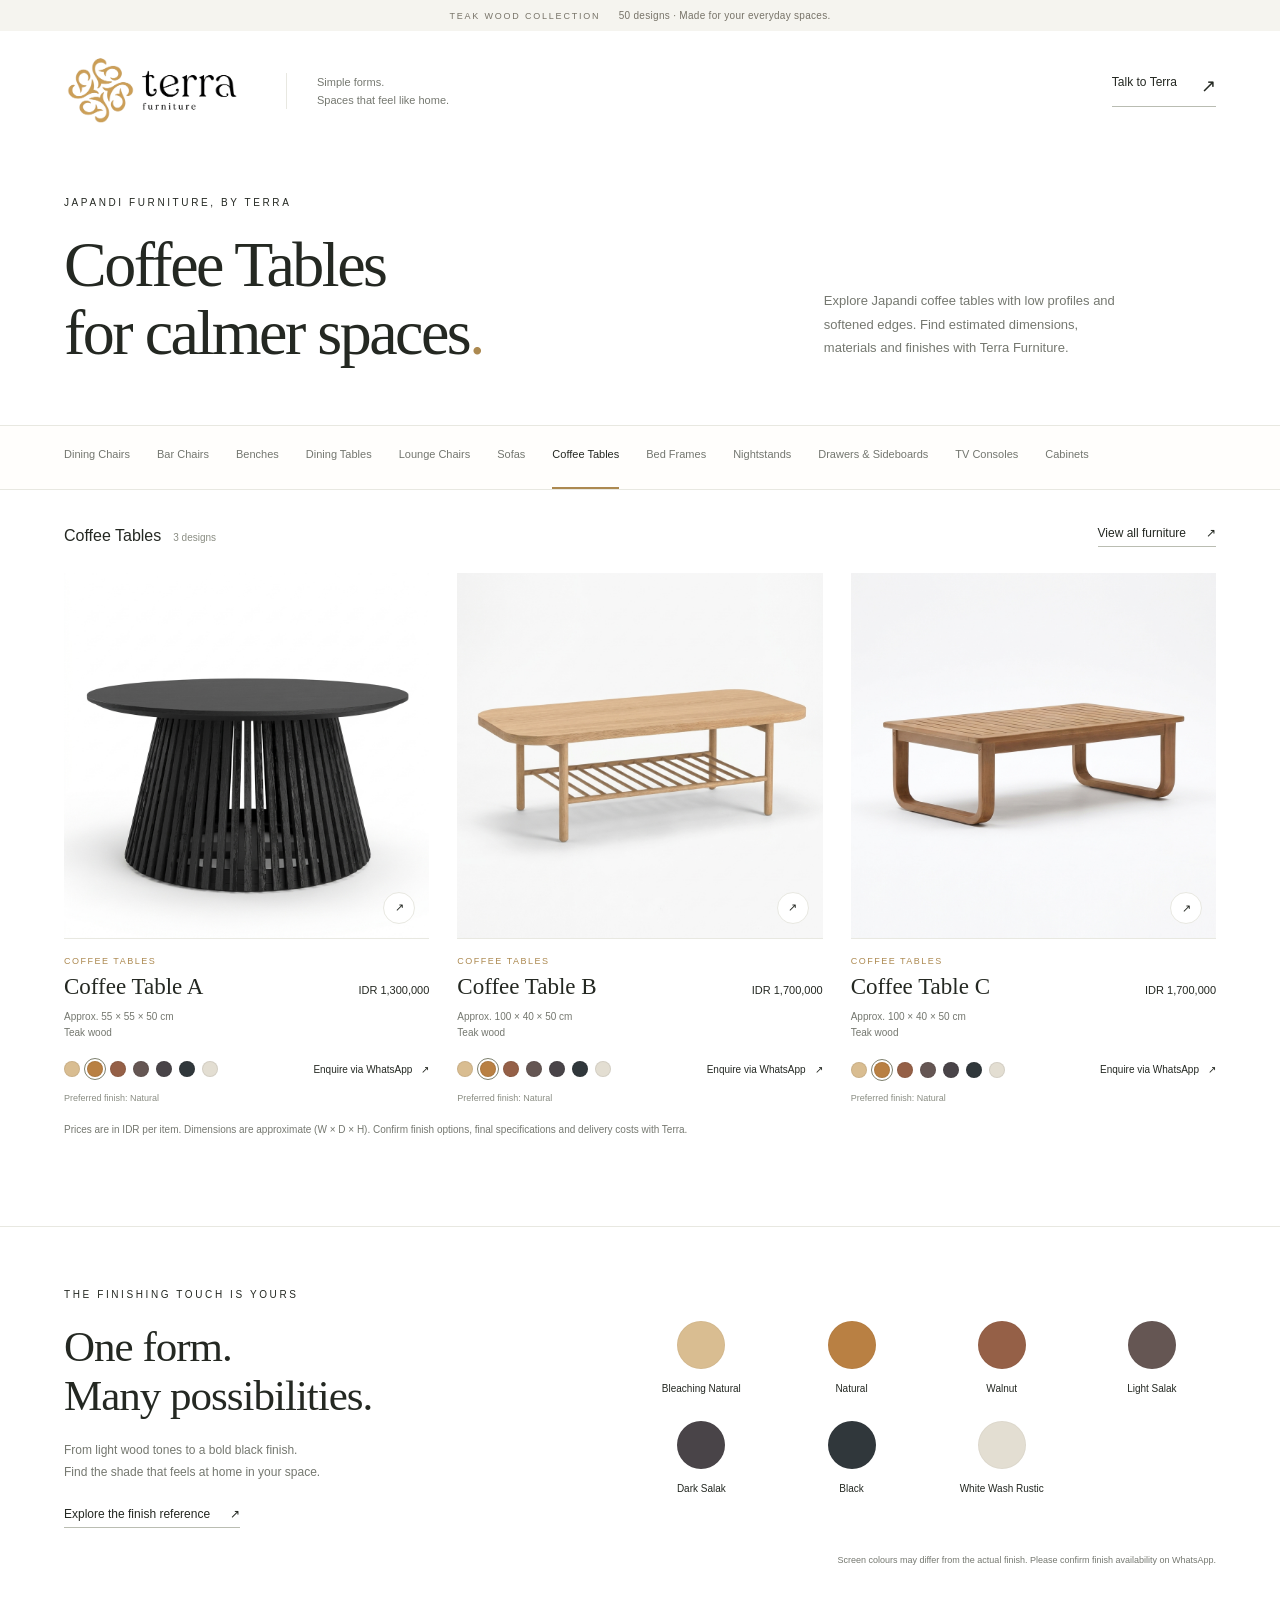
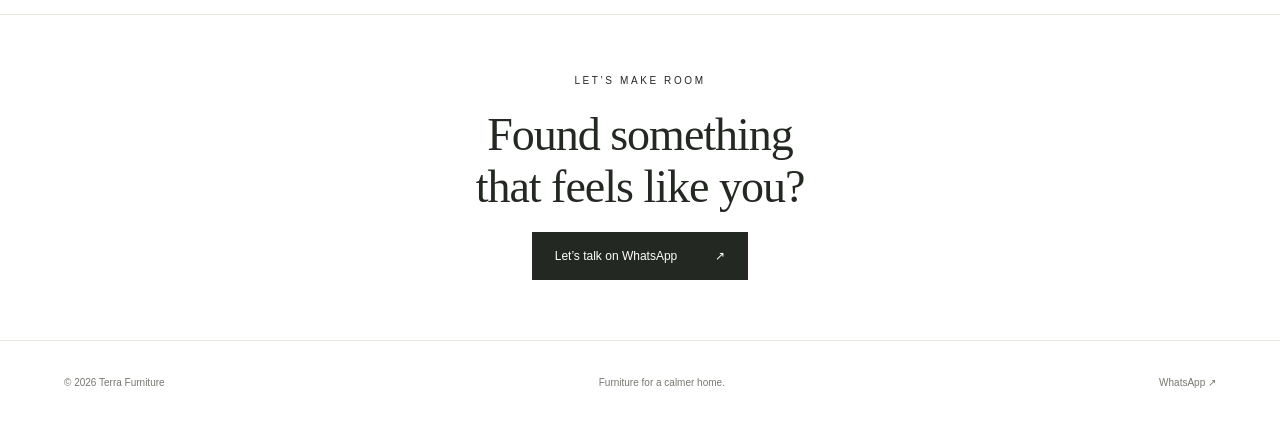
<file: coffee-table/index.html>
<!doctype html>
<html lang="en"><head>
<meta charset="utf-8"><meta name="viewport" content="width=device-width,initial-scale=1">
<title>Japandi Coffee Tables | Terra Furniture</title><meta name="description" content="Explore Japandi coffee tables with low profiles and softened edges. Find estimated dimensions, materials and finishes with Terra Furniture.">
<link rel="canonical" href="https://terra-furniture-japandi.glossy-puppy-9639.chatgpt.site/coffee-table/"><meta name="robots" content="index,follow,max-image-preview:large">
<meta name="theme-color" content="#ffffff">
<meta property="og:type" content="website"><meta property="og:site_name" content="Terra Furniture"><meta property="og:locale" content="en_US">
<meta property="og:title" content="Japandi Coffee Tables | Terra Furniture"><meta property="og:description" content="Explore Japandi coffee tables with low profiles and softened edges. Find estimated dimensions, materials and finishes with Terra Furniture."><meta property="og:url" content="https://terra-furniture-japandi.glossy-puppy-9639.chatgpt.site/coffee-table/">
<meta property="og:image" content="https://terra-furniture-japandi.glossy-puppy-9639.chatgpt.site/assets/cabinet-a.jpg"><meta property="og:image:width" content="1024"><meta property="og:image:height" content="1024"><meta property="og:image:alt" content="Terra Furniture wooden cabinet with vertical slatted details">
<meta name="twitter:card" content="summary_large_image"><meta name="twitter:title" content="Japandi Coffee Tables | Terra Furniture"><meta name="twitter:description" content="Explore Japandi coffee tables with low profiles and softened edges. Find estimated dimensions, materials and finishes with Terra Furniture."><meta name="twitter:image" content="https://terra-furniture-japandi.glossy-puppy-9639.chatgpt.site/assets/cabinet-a.jpg"><meta name="twitter:image:alt" content="Terra Furniture wooden cabinet with vertical slatted details">
<link rel="icon" href="../assets/favicon.svg" type="image/svg+xml"><link rel="stylesheet" href="../styles.css">
<script type="application/ld+json">{"@context":"https://schema.org","@graph":[{"@type":"Organization","@id":"https://terra-furniture-japandi.glossy-puppy-9639.chatgpt.site/#organization","name":"Terra Furniture","url":"https://terra-furniture-japandi.glossy-puppy-9639.chatgpt.site/","logo":"https://terra-furniture-japandi.glossy-puppy-9639.chatgpt.site/assets/terra-logo.png"},{"@type":"WebSite","@id":"https://terra-furniture-japandi.glossy-puppy-9639.chatgpt.site/#website","url":"https://terra-furniture-japandi.glossy-puppy-9639.chatgpt.site/","name":"Terra Furniture","inLanguage":"en","publisher":{"@id":"https://terra-furniture-japandi.glossy-puppy-9639.chatgpt.site/#organization"}},{"@type":"CollectionPage","@id":"https://terra-furniture-japandi.glossy-puppy-9639.chatgpt.site/coffee-table/#page","url":"https://terra-furniture-japandi.glossy-puppy-9639.chatgpt.site/coffee-table/","name":"Japandi Coffee Tables | Terra Furniture","description":"Explore Japandi coffee tables with low profiles and softened edges. Find estimated dimensions, materials and finishes with Terra Furniture.","inLanguage":"en","isPartOf":{"@id":"https://terra-furniture-japandi.glossy-puppy-9639.chatgpt.site/#website"},"about":{"@type":"Thing","name":"Japandi Coffee Tables"}},{"@type":"BreadcrumbList","itemListElement":[{"@type":"ListItem","position":1,"name":"All furniture","item":"https://terra-furniture-japandi.glossy-puppy-9639.chatgpt.site/"},{"@type":"ListItem","position":2,"name":"Coffee Tables","item":"https://terra-furniture-japandi.glossy-puppy-9639.chatgpt.site/coffee-table/"}]}]}</script>
<script src="../products.js" defer></script><script src="../catalog-view.js" defer></script><script src="../app.js" defer></script>
</head><body data-root="../" data-category="coffee-table">
<a class="skip-link" href="#collection">Skip to collection</a>
<div class="preview-note">TEAK WOOD COLLECTION <span>50 designs · Made for your everyday spaces.</span></div>
<header class="header shell"><a class="brand" href="../" aria-label="Terra Furniture — all furniture"><svg viewBox="85 510 920 380" role="img" aria-label="Terra Furniture"><image href="../assets/terra-logo.png" width="1080" height="1350"/></svg></a><p class="brand-note">Simple forms.<br>Spaces that feel like home.</p><a class="header-contact" href="https://wa.me/6285121540054" target="_blank" rel="noopener noreferrer">Talk to Terra <span aria-hidden="true">↗</span></a></header>
<main><section class="intro shell" aria-labelledby="page-title"><div><p class="eyebrow">JAPANDI FURNITURE, BY TERRA</p><h1 id="page-title">Coffee Tables<br>for calmer spaces<span>.</span></h1></div><p class="intro-copy">Explore Japandi coffee tables with low profiles and softened edges. Find estimated dimensions, materials and finishes with Terra Furniture.</p></section>
<div class="category-wrap"><nav class="categories shell" aria-label="Furniture categories"><a class="category-button" href="../dining-chair/">Dining Chairs</a><a class="category-button" href="../bar-chair/">Bar Chairs</a><a class="category-button" href="../bench/">Benches</a><a class="category-button" href="../dining-table/">Dining Tables</a><a class="category-button" href="../lazy-chair/">Lounge Chairs</a><a class="category-button" href="../sofa/">Sofas</a><a class="category-button" href="../coffee-table/" aria-current="page">Coffee Tables</a><a class="category-button" href="../bed-frame/">Bed Frames</a><a class="category-button" href="../nightstand/">Nightstands</a><a class="category-button" href="../drawer/">Drawers &amp; Sideboards</a><a class="category-button" href="../buffet-tv/">TV Consoles</a><a class="category-button" href="../cabinet/">Cabinets</a></nav></div>
<section class="collection shell" id="collection" aria-labelledby="collection-title"><div class="collection-heading"><div><h2 id="collection-title">Coffee Tables</h2><span id="product-count">3 designs</span></div><a class="text-button" href="../">View all furniture <span aria-hidden="true">↗</span></a></div>
<div id="product-grid" class="product-grid"><article class="product-card" id="coffee-table-a" data-card="coffee-table-a">
  <button class="product-image-button" data-open="coffee-table-a" aria-label="View Coffee Table A details"><img src="../assets/coffee-table-a.jpg" alt="Coffee Table A — Terra Furniture product photo" loading="eager" decoding="async" width="1024" height="1024"><span class="view-label" aria-hidden="true">↗</span></button>
  <div class="product-info"><p class="product-category">Coffee Tables</p><div class="product-name-row"><h3><button data-open="coffee-table-a">Coffee Table A</button></h3><span class="product-price">IDR 1,300,000</span></div><p class="product-meta">Approx. 55 × 55 × 50 cm<br>Teak wood</p><div class="card-bottom"><div class="swatches" role="group" aria-label="Finish options for Coffee Table A"><button class="swatch" style="--swatch:#d9bd91" title="Bleaching Natural" aria-label="Bleaching Natural" aria-pressed="false" data-product="coffee-table-a" data-finish="bleaching" data-context="card"></button><button class="swatch" style="--swatch:#b98043" title="Natural" aria-label="Natural" aria-pressed="true" data-product="coffee-table-a" data-finish="natural" data-context="card"></button><button class="swatch" style="--swatch:#956047" title="Walnut" aria-label="Walnut" aria-pressed="false" data-product="coffee-table-a" data-finish="walnut" data-context="card"></button><button class="swatch" style="--swatch:#655653" title="Light Salak" aria-label="Light Salak" aria-pressed="false" data-product="coffee-table-a" data-finish="salak-muda" data-context="card"></button><button class="swatch" style="--swatch:#494448" title="Dark Salak" aria-label="Dark Salak" aria-pressed="false" data-product="coffee-table-a" data-finish="salak-tua" data-context="card"></button><button class="swatch" style="--swatch:#30373b" title="Black" aria-label="Black" aria-pressed="false" data-product="coffee-table-a" data-finish="black" data-context="card"></button><button class="swatch" style="--swatch:#e3ded2" title="White Wash Rustic" aria-label="White Wash Rustic" aria-pressed="false" data-product="coffee-table-a" data-finish="white-wash" data-context="card"></button></div><a class="card-whatsapp" data-wa="coffee-table-a" href="https://wa.me/6285121540054?text=Hello%20Terra%20Furniture%2C%20I%20am%20interested%20in%20the%20Coffee%20Table%20A.%0APreferred%20finish%3A%20Natural.%0AApproximate%20dimensions%20(W%20%C3%97%20D%20%C3%97%20H)%3A%2055%20%C3%97%2055%20%C3%97%2050%20cm.%0APlease%20confirm%20the%20final%20price%2C%20availability%20and%20delivery%20cost." target="_blank" rel="noopener noreferrer">Enquire via WhatsApp <span aria-hidden="true">↗</span></a></div><p class="selection-label" data-selection="coffee-table-a">Preferred finish: Natural</p></div></article>
<article class="product-card" id="coffee-table-b" data-card="coffee-table-b">
  <button class="product-image-button" data-open="coffee-table-b" aria-label="View Coffee Table B details"><img src="../assets/coffee-table-b.jpg" alt="Coffee Table B — Terra Furniture product photo" loading="eager" decoding="async" width="1024" height="1024"><span class="view-label" aria-hidden="true">↗</span></button>
  <div class="product-info"><p class="product-category">Coffee Tables</p><div class="product-name-row"><h3><button data-open="coffee-table-b">Coffee Table B</button></h3><span class="product-price">IDR 1,700,000</span></div><p class="product-meta">Approx. 100 × 40 × 50 cm<br>Teak wood</p><div class="card-bottom"><div class="swatches" role="group" aria-label="Finish options for Coffee Table B"><button class="swatch" style="--swatch:#d9bd91" title="Bleaching Natural" aria-label="Bleaching Natural" aria-pressed="false" data-product="coffee-table-b" data-finish="bleaching" data-context="card"></button><button class="swatch" style="--swatch:#b98043" title="Natural" aria-label="Natural" aria-pressed="true" data-product="coffee-table-b" data-finish="natural" data-context="card"></button><button class="swatch" style="--swatch:#956047" title="Walnut" aria-label="Walnut" aria-pressed="false" data-product="coffee-table-b" data-finish="walnut" data-context="card"></button><button class="swatch" style="--swatch:#655653" title="Light Salak" aria-label="Light Salak" aria-pressed="false" data-product="coffee-table-b" data-finish="salak-muda" data-context="card"></button><button class="swatch" style="--swatch:#494448" title="Dark Salak" aria-label="Dark Salak" aria-pressed="false" data-product="coffee-table-b" data-finish="salak-tua" data-context="card"></button><button class="swatch" style="--swatch:#30373b" title="Black" aria-label="Black" aria-pressed="false" data-product="coffee-table-b" data-finish="black" data-context="card"></button><button class="swatch" style="--swatch:#e3ded2" title="White Wash Rustic" aria-label="White Wash Rustic" aria-pressed="false" data-product="coffee-table-b" data-finish="white-wash" data-context="card"></button></div><a class="card-whatsapp" data-wa="coffee-table-b" href="https://wa.me/6285121540054?text=Hello%20Terra%20Furniture%2C%20I%20am%20interested%20in%20the%20Coffee%20Table%20B.%0APreferred%20finish%3A%20Natural.%0AApproximate%20dimensions%20(W%20%C3%97%20D%20%C3%97%20H)%3A%20100%20%C3%97%2040%20%C3%97%2050%20cm.%0APlease%20confirm%20the%20final%20price%2C%20availability%20and%20delivery%20cost." target="_blank" rel="noopener noreferrer">Enquire via WhatsApp <span aria-hidden="true">↗</span></a></div><p class="selection-label" data-selection="coffee-table-b">Preferred finish: Natural</p></div></article>
<article class="product-card" id="coffee-table-c" data-card="coffee-table-c">
  <button class="product-image-button" data-open="coffee-table-c" aria-label="View Coffee Table C details"><img src="../assets/coffee-table-c.jpg" alt="Coffee Table C — Terra Furniture product photo" loading="eager" decoding="async" width="1024" height="1024"><span class="view-label" aria-hidden="true">↗</span></button>
  <div class="product-info"><p class="product-category">Coffee Tables</p><div class="product-name-row"><h3><button data-open="coffee-table-c">Coffee Table C</button></h3><span class="product-price">IDR 1,700,000</span></div><p class="product-meta">Approx. 100 × 40 × 50 cm<br>Teak wood</p><div class="card-bottom"><div class="swatches" role="group" aria-label="Finish options for Coffee Table C"><button class="swatch" style="--swatch:#d9bd91" title="Bleaching Natural" aria-label="Bleaching Natural" aria-pressed="false" data-product="coffee-table-c" data-finish="bleaching" data-context="card"></button><button class="swatch" style="--swatch:#b98043" title="Natural" aria-label="Natural" aria-pressed="true" data-product="coffee-table-c" data-finish="natural" data-context="card"></button><button class="swatch" style="--swatch:#956047" title="Walnut" aria-label="Walnut" aria-pressed="false" data-product="coffee-table-c" data-finish="walnut" data-context="card"></button><button class="swatch" style="--swatch:#655653" title="Light Salak" aria-label="Light Salak" aria-pressed="false" data-product="coffee-table-c" data-finish="salak-muda" data-context="card"></button><button class="swatch" style="--swatch:#494448" title="Dark Salak" aria-label="Dark Salak" aria-pressed="false" data-product="coffee-table-c" data-finish="salak-tua" data-context="card"></button><button class="swatch" style="--swatch:#30373b" title="Black" aria-label="Black" aria-pressed="false" data-product="coffee-table-c" data-finish="black" data-context="card"></button><button class="swatch" style="--swatch:#e3ded2" title="White Wash Rustic" aria-label="White Wash Rustic" aria-pressed="false" data-product="coffee-table-c" data-finish="white-wash" data-context="card"></button></div><a class="card-whatsapp" data-wa="coffee-table-c" href="https://wa.me/6285121540054?text=Hello%20Terra%20Furniture%2C%20I%20am%20interested%20in%20the%20Coffee%20Table%20C.%0APreferred%20finish%3A%20Natural.%0AApproximate%20dimensions%20(W%20%C3%97%20D%20%C3%97%20H)%3A%20100%20%C3%97%2040%20%C3%97%2050%20cm.%0APlease%20confirm%20the%20final%20price%2C%20availability%20and%20delivery%20cost." target="_blank" rel="noopener noreferrer">Enquire via WhatsApp <span aria-hidden="true">↗</span></a></div><p class="selection-label" data-selection="coffee-table-c">Preferred finish: Natural</p></div></article></div>
<p class="detail-note">Prices are in IDR per item. Dimensions are approximate (W × D × H). Confirm finish options, final specifications and delivery costs with Terra.</p>
<noscript><p class="detail-note">Browse the catalogue and enquire directly using the WhatsApp links. Enable JavaScript to open product details and select finishes.</p></noscript>
</section>
<section class="finish-section shell" aria-labelledby="finish-heading"><div><p class="eyebrow">THE FINISHING TOUCH IS YOURS</p><h2 id="finish-heading">One form.<br>Many possibilities.</h2><p>From light wood tones to a bold black finish.<br>Find the shade that feels at home in your space.</p><button id="open-finishes" class="text-button">Explore the finish reference <span aria-hidden="true">↗</span></button></div><div class="finish-palette" id="finish-palette"><div class="finish-chip"><i style="--swatch:#d9bd91" aria-hidden="true"></i><span>Bleaching Natural</span></div><div class="finish-chip"><i style="--swatch:#b98043" aria-hidden="true"></i><span>Natural</span></div><div class="finish-chip"><i style="--swatch:#956047" aria-hidden="true"></i><span>Walnut</span></div><div class="finish-chip"><i style="--swatch:#655653" aria-hidden="true"></i><span>Light Salak</span></div><div class="finish-chip"><i style="--swatch:#494448" aria-hidden="true"></i><span>Dark Salak</span></div><div class="finish-chip"><i style="--swatch:#30373b" aria-hidden="true"></i><span>Black</span></div><div class="finish-chip"><i style="--swatch:#e3ded2" aria-hidden="true"></i><span>White Wash Rustic</span></div></div><p class="finish-disclaimer">Screen colours may differ from the actual finish. Please confirm finish availability on WhatsApp.</p></section>
<section class="contact-section shell"><p class="eyebrow">LET’S MAKE ROOM</p><h2>Found something<br>that feels like you?</h2><a class="primary-button" href="https://wa.me/6285121540054" target="_blank" rel="noopener noreferrer">Let’s talk on WhatsApp <span aria-hidden="true">↗</span></a></section>
</main><footer class="shell"><span>© <span id="year">2026</span> Terra Furniture</span><span>Furniture for a calmer home.</span><a href="https://wa.me/6285121540054" target="_blank" rel="noopener noreferrer">WhatsApp ↗</a></footer>
<dialog id="product-dialog" aria-labelledby="detail-name"><button class="dialog-close" aria-label="Close product details">×</button><div id="product-detail"></div></dialog>
<dialog id="finish-dialog" aria-labelledby="finish-dialog-title"><button class="dialog-close" aria-label="Close finish reference">×</button><h2 id="finish-dialog-title">Finish reference</h2><img src="../assets/finishing-reference.png" alt="Original Terra Furniture reference showing seven wood finishes" width="1080" height="914" loading="lazy"><p>Original finish reference supplied by Terra. Light Salak is labelled “Salak Muda” and Dark Salak is labelled “Salak Tua” in the reference. Screen colours and natural wood grain may vary.</p></dialog>
<div class="sr-only" aria-live="polite" id="announcer"></div></body></html>
</file>
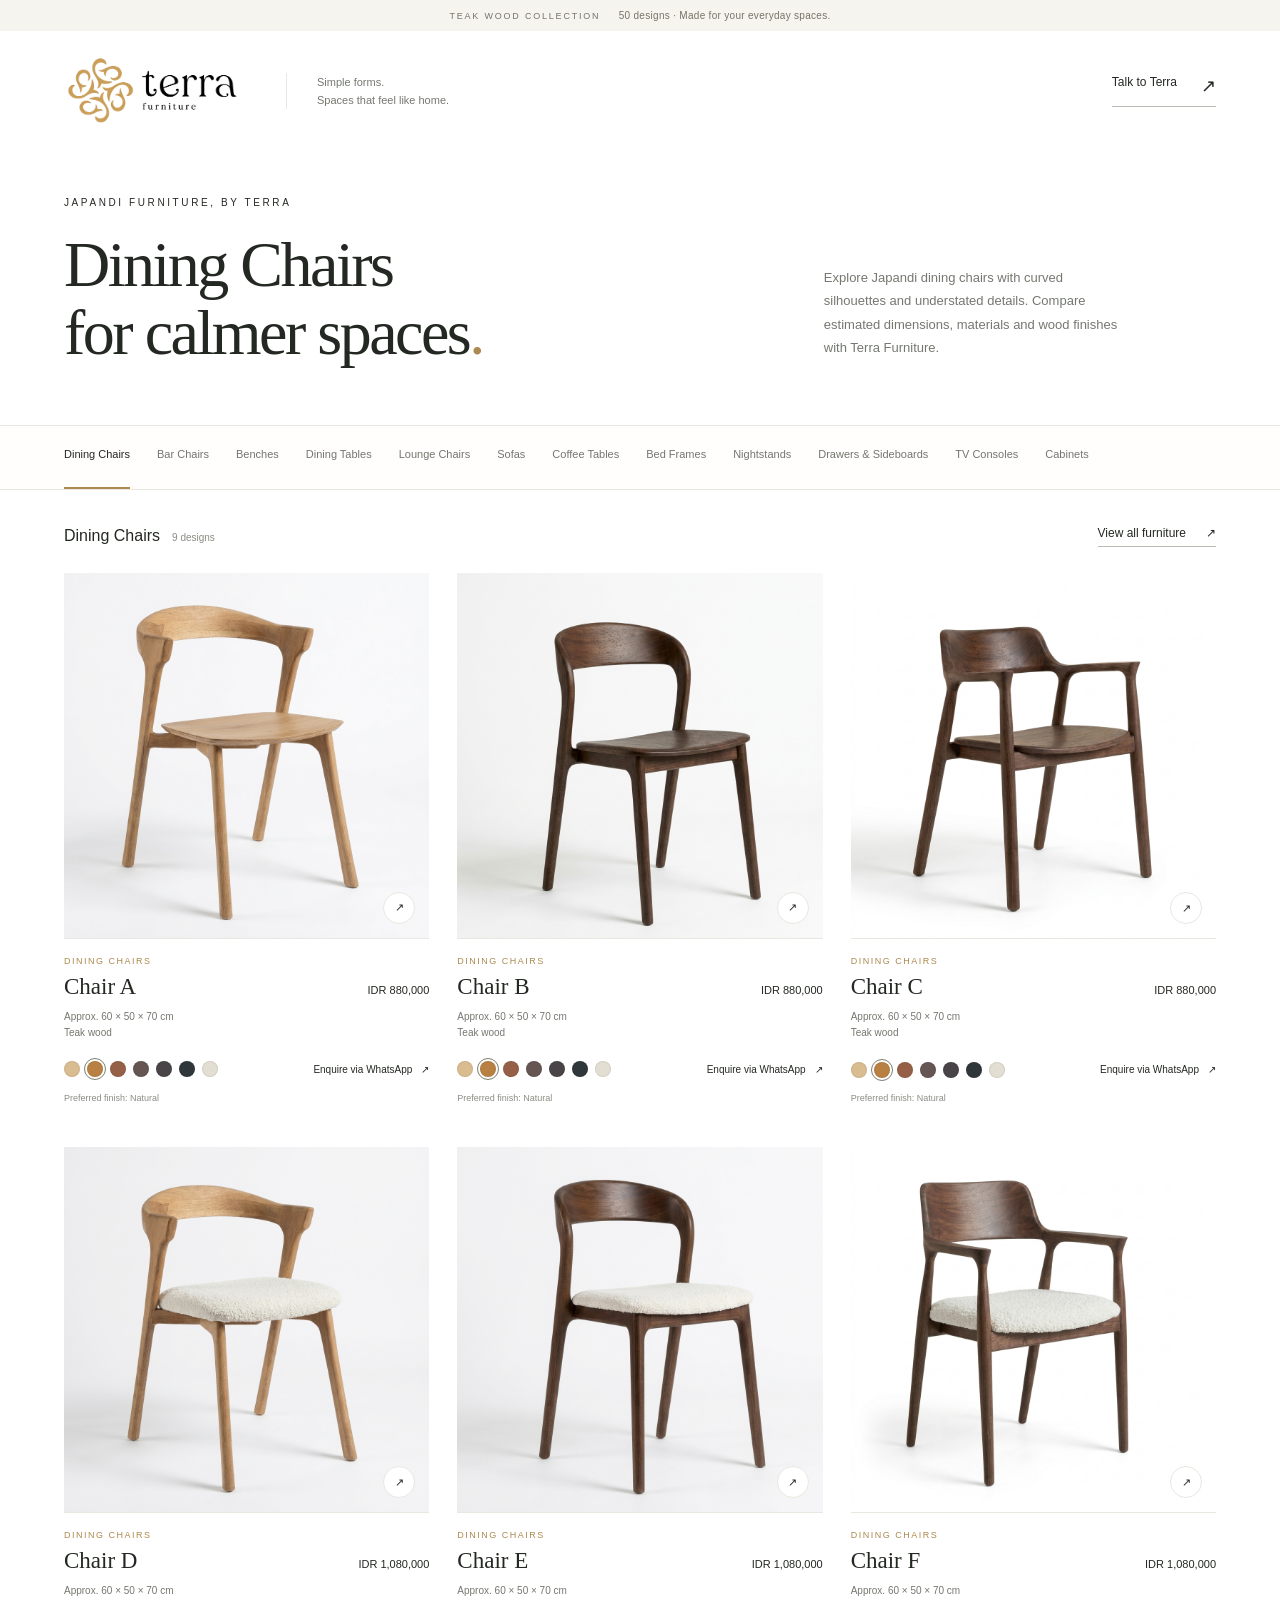
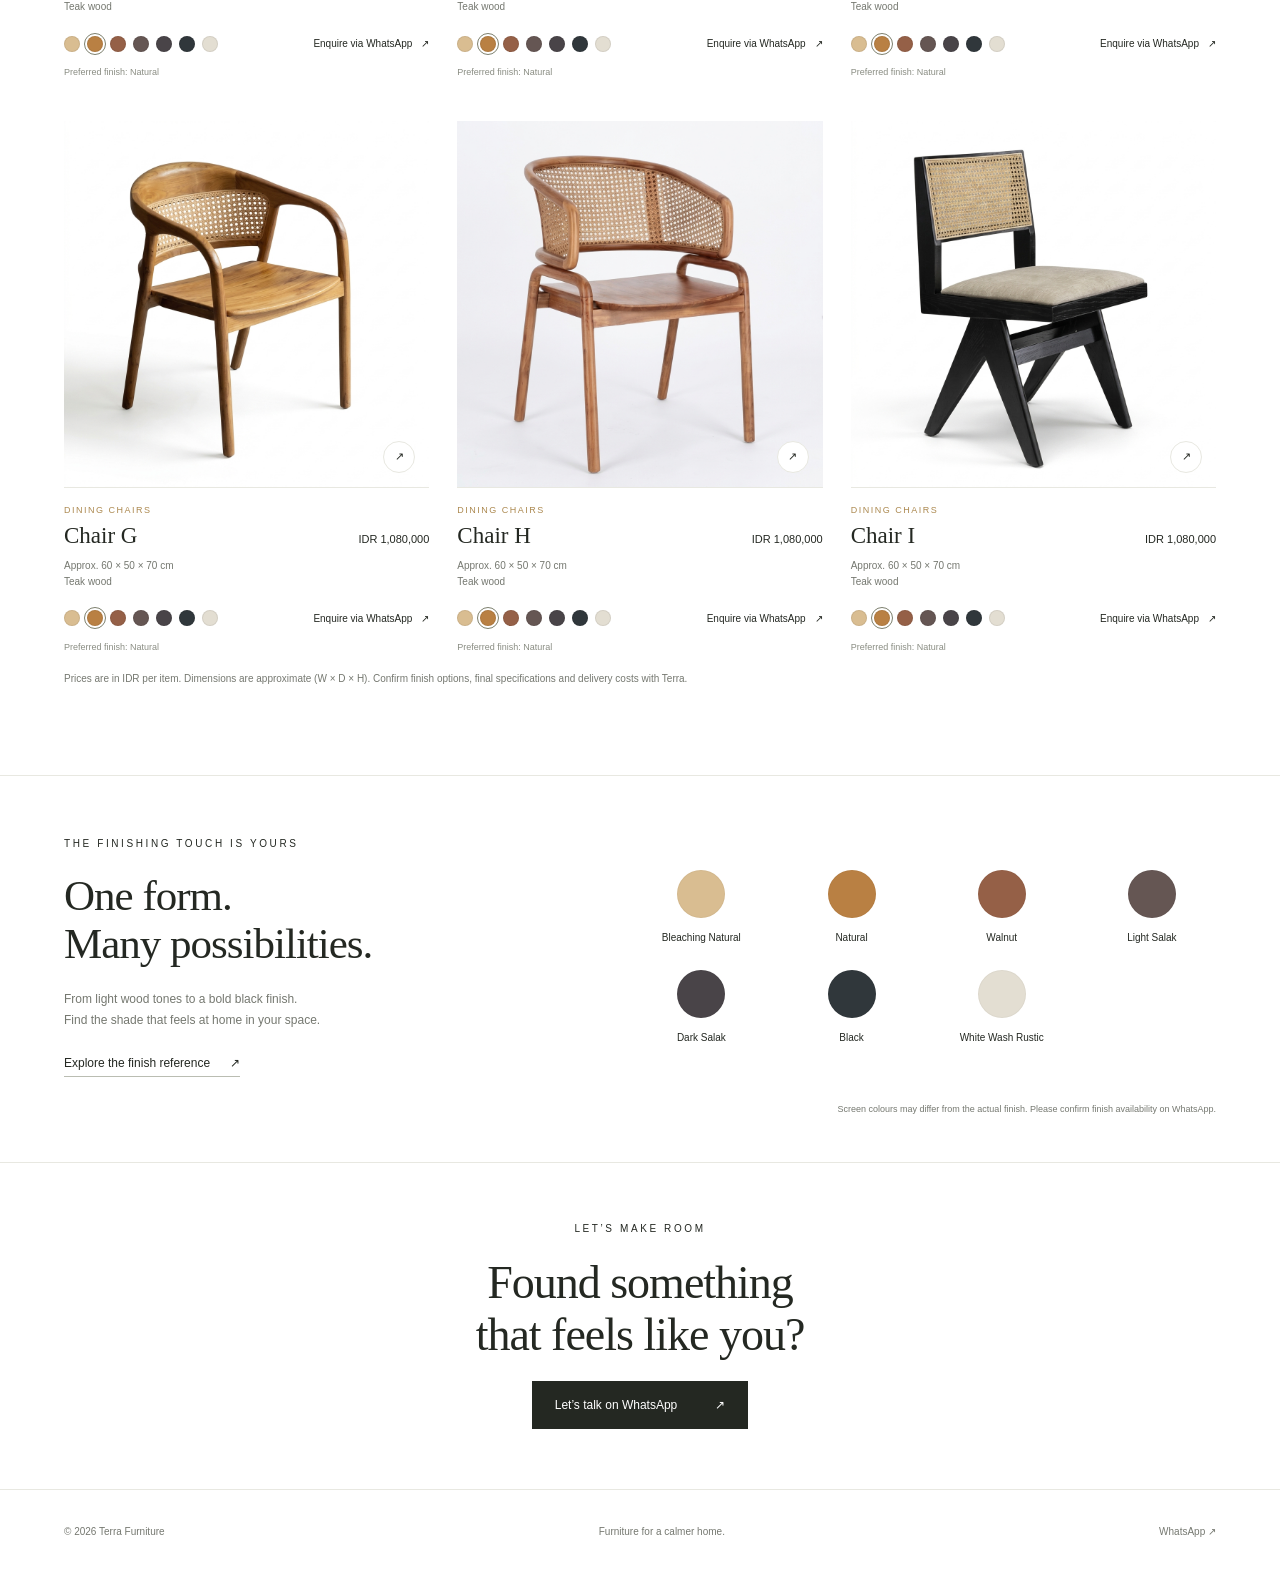
<file: dining-chair/index.html>
<!doctype html>
<html lang="en"><head>
<meta charset="utf-8"><meta name="viewport" content="width=device-width,initial-scale=1">
<title>Japandi Dining Chairs | Terra Furniture</title><meta name="description" content="Explore Japandi dining chairs with curved silhouettes and understated details. Compare estimated dimensions, materials and wood finishes with Terra Furniture.">
<link rel="canonical" href="https://terra-furniture-japandi.glossy-puppy-9639.chatgpt.site/dining-chair/"><meta name="robots" content="index,follow,max-image-preview:large">
<meta name="theme-color" content="#ffffff">
<meta property="og:type" content="website"><meta property="og:site_name" content="Terra Furniture"><meta property="og:locale" content="en_US">
<meta property="og:title" content="Japandi Dining Chairs | Terra Furniture"><meta property="og:description" content="Explore Japandi dining chairs with curved silhouettes and understated details. Compare estimated dimensions, materials and wood finishes with Terra Furniture."><meta property="og:url" content="https://terra-furniture-japandi.glossy-puppy-9639.chatgpt.site/dining-chair/">
<meta property="og:image" content="https://terra-furniture-japandi.glossy-puppy-9639.chatgpt.site/assets/cabinet-a.jpg"><meta property="og:image:width" content="1024"><meta property="og:image:height" content="1024"><meta property="og:image:alt" content="Terra Furniture wooden cabinet with vertical slatted details">
<meta name="twitter:card" content="summary_large_image"><meta name="twitter:title" content="Japandi Dining Chairs | Terra Furniture"><meta name="twitter:description" content="Explore Japandi dining chairs with curved silhouettes and understated details. Compare estimated dimensions, materials and wood finishes with Terra Furniture."><meta name="twitter:image" content="https://terra-furniture-japandi.glossy-puppy-9639.chatgpt.site/assets/cabinet-a.jpg"><meta name="twitter:image:alt" content="Terra Furniture wooden cabinet with vertical slatted details">
<link rel="icon" href="../assets/favicon.svg" type="image/svg+xml"><link rel="stylesheet" href="../styles.css">
<script type="application/ld+json">{"@context":"https://schema.org","@graph":[{"@type":"Organization","@id":"https://terra-furniture-japandi.glossy-puppy-9639.chatgpt.site/#organization","name":"Terra Furniture","url":"https://terra-furniture-japandi.glossy-puppy-9639.chatgpt.site/","logo":"https://terra-furniture-japandi.glossy-puppy-9639.chatgpt.site/assets/terra-logo.png"},{"@type":"WebSite","@id":"https://terra-furniture-japandi.glossy-puppy-9639.chatgpt.site/#website","url":"https://terra-furniture-japandi.glossy-puppy-9639.chatgpt.site/","name":"Terra Furniture","inLanguage":"en","publisher":{"@id":"https://terra-furniture-japandi.glossy-puppy-9639.chatgpt.site/#organization"}},{"@type":"CollectionPage","@id":"https://terra-furniture-japandi.glossy-puppy-9639.chatgpt.site/dining-chair/#page","url":"https://terra-furniture-japandi.glossy-puppy-9639.chatgpt.site/dining-chair/","name":"Japandi Dining Chairs | Terra Furniture","description":"Explore Japandi dining chairs with curved silhouettes and understated details. Compare estimated dimensions, materials and wood finishes with Terra Furniture.","inLanguage":"en","isPartOf":{"@id":"https://terra-furniture-japandi.glossy-puppy-9639.chatgpt.site/#website"},"about":{"@type":"Thing","name":"Japandi Dining Chairs"}},{"@type":"BreadcrumbList","itemListElement":[{"@type":"ListItem","position":1,"name":"All furniture","item":"https://terra-furniture-japandi.glossy-puppy-9639.chatgpt.site/"},{"@type":"ListItem","position":2,"name":"Dining Chairs","item":"https://terra-furniture-japandi.glossy-puppy-9639.chatgpt.site/dining-chair/"}]}]}</script>
<script src="../products.js" defer></script><script src="../catalog-view.js" defer></script><script src="../app.js" defer></script>
</head><body data-root="../" data-category="dining-chair">
<a class="skip-link" href="#collection">Skip to collection</a>
<div class="preview-note">TEAK WOOD COLLECTION <span>50 designs · Made for your everyday spaces.</span></div>
<header class="header shell"><a class="brand" href="../" aria-label="Terra Furniture — all furniture"><svg viewBox="85 510 920 380" role="img" aria-label="Terra Furniture"><image href="../assets/terra-logo.png" width="1080" height="1350"/></svg></a><p class="brand-note">Simple forms.<br>Spaces that feel like home.</p><a class="header-contact" href="https://wa.me/6285121540054" target="_blank" rel="noopener noreferrer">Talk to Terra <span aria-hidden="true">↗</span></a></header>
<main><section class="intro shell" aria-labelledby="page-title"><div><p class="eyebrow">JAPANDI FURNITURE, BY TERRA</p><h1 id="page-title">Dining Chairs<br>for calmer spaces<span>.</span></h1></div><p class="intro-copy">Explore Japandi dining chairs with curved silhouettes and understated details. Compare estimated dimensions, materials and wood finishes with Terra Furniture.</p></section>
<div class="category-wrap"><nav class="categories shell" aria-label="Furniture categories"><a class="category-button" href="../dining-chair/" aria-current="page">Dining Chairs</a><a class="category-button" href="../bar-chair/">Bar Chairs</a><a class="category-button" href="../bench/">Benches</a><a class="category-button" href="../dining-table/">Dining Tables</a><a class="category-button" href="../lazy-chair/">Lounge Chairs</a><a class="category-button" href="../sofa/">Sofas</a><a class="category-button" href="../coffee-table/">Coffee Tables</a><a class="category-button" href="../bed-frame/">Bed Frames</a><a class="category-button" href="../nightstand/">Nightstands</a><a class="category-button" href="../drawer/">Drawers &amp; Sideboards</a><a class="category-button" href="../buffet-tv/">TV Consoles</a><a class="category-button" href="../cabinet/">Cabinets</a></nav></div>
<section class="collection shell" id="collection" aria-labelledby="collection-title"><div class="collection-heading"><div><h2 id="collection-title">Dining Chairs</h2><span id="product-count">9 designs</span></div><a class="text-button" href="../">View all furniture <span aria-hidden="true">↗</span></a></div>
<div id="product-grid" class="product-grid"><article class="product-card" id="chair-a" data-card="chair-a">
  <button class="product-image-button" data-open="chair-a" aria-label="View Chair A details"><img src="../assets/chair-a.jpg" alt="Chair A — Terra Furniture product photo" loading="eager" decoding="async" width="1024" height="1024"><span class="view-label" aria-hidden="true">↗</span></button>
  <div class="product-info"><p class="product-category">Dining Chairs</p><div class="product-name-row"><h3><button data-open="chair-a">Chair A</button></h3><span class="product-price">IDR 880,000</span></div><p class="product-meta">Approx. 60 × 50 × 70 cm<br>Teak wood</p><div class="card-bottom"><div class="swatches" role="group" aria-label="Finish options for Chair A"><button class="swatch" style="--swatch:#d9bd91" title="Bleaching Natural" aria-label="Bleaching Natural" aria-pressed="false" data-product="chair-a" data-finish="bleaching" data-context="card"></button><button class="swatch" style="--swatch:#b98043" title="Natural" aria-label="Natural" aria-pressed="true" data-product="chair-a" data-finish="natural" data-context="card"></button><button class="swatch" style="--swatch:#956047" title="Walnut" aria-label="Walnut" aria-pressed="false" data-product="chair-a" data-finish="walnut" data-context="card"></button><button class="swatch" style="--swatch:#655653" title="Light Salak" aria-label="Light Salak" aria-pressed="false" data-product="chair-a" data-finish="salak-muda" data-context="card"></button><button class="swatch" style="--swatch:#494448" title="Dark Salak" aria-label="Dark Salak" aria-pressed="false" data-product="chair-a" data-finish="salak-tua" data-context="card"></button><button class="swatch" style="--swatch:#30373b" title="Black" aria-label="Black" aria-pressed="false" data-product="chair-a" data-finish="black" data-context="card"></button><button class="swatch" style="--swatch:#e3ded2" title="White Wash Rustic" aria-label="White Wash Rustic" aria-pressed="false" data-product="chair-a" data-finish="white-wash" data-context="card"></button></div><a class="card-whatsapp" data-wa="chair-a" href="https://wa.me/6285121540054?text=Hello%20Terra%20Furniture%2C%20I%20am%20interested%20in%20the%20Chair%20A.%0APreferred%20finish%3A%20Natural.%0AApproximate%20dimensions%20(W%20%C3%97%20D%20%C3%97%20H)%3A%2060%20%C3%97%2050%20%C3%97%2070%20cm.%0APlease%20confirm%20the%20final%20price%2C%20availability%20and%20delivery%20cost." target="_blank" rel="noopener noreferrer">Enquire via WhatsApp <span aria-hidden="true">↗</span></a></div><p class="selection-label" data-selection="chair-a">Preferred finish: Natural</p></div></article>
<article class="product-card" id="chair-b" data-card="chair-b">
  <button class="product-image-button" data-open="chair-b" aria-label="View Chair B details"><img src="../assets/chair-b.jpg" alt="Chair B — Terra Furniture product photo" loading="eager" decoding="async" width="1024" height="1024"><span class="view-label" aria-hidden="true">↗</span></button>
  <div class="product-info"><p class="product-category">Dining Chairs</p><div class="product-name-row"><h3><button data-open="chair-b">Chair B</button></h3><span class="product-price">IDR 880,000</span></div><p class="product-meta">Approx. 60 × 50 × 70 cm<br>Teak wood</p><div class="card-bottom"><div class="swatches" role="group" aria-label="Finish options for Chair B"><button class="swatch" style="--swatch:#d9bd91" title="Bleaching Natural" aria-label="Bleaching Natural" aria-pressed="false" data-product="chair-b" data-finish="bleaching" data-context="card"></button><button class="swatch" style="--swatch:#b98043" title="Natural" aria-label="Natural" aria-pressed="true" data-product="chair-b" data-finish="natural" data-context="card"></button><button class="swatch" style="--swatch:#956047" title="Walnut" aria-label="Walnut" aria-pressed="false" data-product="chair-b" data-finish="walnut" data-context="card"></button><button class="swatch" style="--swatch:#655653" title="Light Salak" aria-label="Light Salak" aria-pressed="false" data-product="chair-b" data-finish="salak-muda" data-context="card"></button><button class="swatch" style="--swatch:#494448" title="Dark Salak" aria-label="Dark Salak" aria-pressed="false" data-product="chair-b" data-finish="salak-tua" data-context="card"></button><button class="swatch" style="--swatch:#30373b" title="Black" aria-label="Black" aria-pressed="false" data-product="chair-b" data-finish="black" data-context="card"></button><button class="swatch" style="--swatch:#e3ded2" title="White Wash Rustic" aria-label="White Wash Rustic" aria-pressed="false" data-product="chair-b" data-finish="white-wash" data-context="card"></button></div><a class="card-whatsapp" data-wa="chair-b" href="https://wa.me/6285121540054?text=Hello%20Terra%20Furniture%2C%20I%20am%20interested%20in%20the%20Chair%20B.%0APreferred%20finish%3A%20Natural.%0AApproximate%20dimensions%20(W%20%C3%97%20D%20%C3%97%20H)%3A%2060%20%C3%97%2050%20%C3%97%2070%20cm.%0APlease%20confirm%20the%20final%20price%2C%20availability%20and%20delivery%20cost." target="_blank" rel="noopener noreferrer">Enquire via WhatsApp <span aria-hidden="true">↗</span></a></div><p class="selection-label" data-selection="chair-b">Preferred finish: Natural</p></div></article>
<article class="product-card" id="chair-c" data-card="chair-c">
  <button class="product-image-button" data-open="chair-c" aria-label="View Chair C details"><img src="../assets/chair-c.jpg" alt="Chair C — Terra Furniture product photo" loading="eager" decoding="async" width="1024" height="1024"><span class="view-label" aria-hidden="true">↗</span></button>
  <div class="product-info"><p class="product-category">Dining Chairs</p><div class="product-name-row"><h3><button data-open="chair-c">Chair C</button></h3><span class="product-price">IDR 880,000</span></div><p class="product-meta">Approx. 60 × 50 × 70 cm<br>Teak wood</p><div class="card-bottom"><div class="swatches" role="group" aria-label="Finish options for Chair C"><button class="swatch" style="--swatch:#d9bd91" title="Bleaching Natural" aria-label="Bleaching Natural" aria-pressed="false" data-product="chair-c" data-finish="bleaching" data-context="card"></button><button class="swatch" style="--swatch:#b98043" title="Natural" aria-label="Natural" aria-pressed="true" data-product="chair-c" data-finish="natural" data-context="card"></button><button class="swatch" style="--swatch:#956047" title="Walnut" aria-label="Walnut" aria-pressed="false" data-product="chair-c" data-finish="walnut" data-context="card"></button><button class="swatch" style="--swatch:#655653" title="Light Salak" aria-label="Light Salak" aria-pressed="false" data-product="chair-c" data-finish="salak-muda" data-context="card"></button><button class="swatch" style="--swatch:#494448" title="Dark Salak" aria-label="Dark Salak" aria-pressed="false" data-product="chair-c" data-finish="salak-tua" data-context="card"></button><button class="swatch" style="--swatch:#30373b" title="Black" aria-label="Black" aria-pressed="false" data-product="chair-c" data-finish="black" data-context="card"></button><button class="swatch" style="--swatch:#e3ded2" title="White Wash Rustic" aria-label="White Wash Rustic" aria-pressed="false" data-product="chair-c" data-finish="white-wash" data-context="card"></button></div><a class="card-whatsapp" data-wa="chair-c" href="https://wa.me/6285121540054?text=Hello%20Terra%20Furniture%2C%20I%20am%20interested%20in%20the%20Chair%20C.%0APreferred%20finish%3A%20Natural.%0AApproximate%20dimensions%20(W%20%C3%97%20D%20%C3%97%20H)%3A%2060%20%C3%97%2050%20%C3%97%2070%20cm.%0APlease%20confirm%20the%20final%20price%2C%20availability%20and%20delivery%20cost." target="_blank" rel="noopener noreferrer">Enquire via WhatsApp <span aria-hidden="true">↗</span></a></div><p class="selection-label" data-selection="chair-c">Preferred finish: Natural</p></div></article>
<article class="product-card" id="chair-d" data-card="chair-d">
  <button class="product-image-button" data-open="chair-d" aria-label="View Chair D details"><img src="../assets/chair-d.jpg" alt="Chair D — Terra Furniture product photo" loading="lazy" decoding="async" width="1024" height="1024"><span class="view-label" aria-hidden="true">↗</span></button>
  <div class="product-info"><p class="product-category">Dining Chairs</p><div class="product-name-row"><h3><button data-open="chair-d">Chair D</button></h3><span class="product-price">IDR 1,080,000</span></div><p class="product-meta">Approx. 60 × 50 × 70 cm<br>Teak wood</p><div class="card-bottom"><div class="swatches" role="group" aria-label="Finish options for Chair D"><button class="swatch" style="--swatch:#d9bd91" title="Bleaching Natural" aria-label="Bleaching Natural" aria-pressed="false" data-product="chair-d" data-finish="bleaching" data-context="card"></button><button class="swatch" style="--swatch:#b98043" title="Natural" aria-label="Natural" aria-pressed="true" data-product="chair-d" data-finish="natural" data-context="card"></button><button class="swatch" style="--swatch:#956047" title="Walnut" aria-label="Walnut" aria-pressed="false" data-product="chair-d" data-finish="walnut" data-context="card"></button><button class="swatch" style="--swatch:#655653" title="Light Salak" aria-label="Light Salak" aria-pressed="false" data-product="chair-d" data-finish="salak-muda" data-context="card"></button><button class="swatch" style="--swatch:#494448" title="Dark Salak" aria-label="Dark Salak" aria-pressed="false" data-product="chair-d" data-finish="salak-tua" data-context="card"></button><button class="swatch" style="--swatch:#30373b" title="Black" aria-label="Black" aria-pressed="false" data-product="chair-d" data-finish="black" data-context="card"></button><button class="swatch" style="--swatch:#e3ded2" title="White Wash Rustic" aria-label="White Wash Rustic" aria-pressed="false" data-product="chair-d" data-finish="white-wash" data-context="card"></button></div><a class="card-whatsapp" data-wa="chair-d" href="https://wa.me/6285121540054?text=Hello%20Terra%20Furniture%2C%20I%20am%20interested%20in%20the%20Chair%20D.%0APreferred%20finish%3A%20Natural.%0AApproximate%20dimensions%20(W%20%C3%97%20D%20%C3%97%20H)%3A%2060%20%C3%97%2050%20%C3%97%2070%20cm.%0APlease%20confirm%20the%20final%20price%2C%20availability%20and%20delivery%20cost." target="_blank" rel="noopener noreferrer">Enquire via WhatsApp <span aria-hidden="true">↗</span></a></div><p class="selection-label" data-selection="chair-d">Preferred finish: Natural</p></div></article>
<article class="product-card" id="chair-e" data-card="chair-e">
  <button class="product-image-button" data-open="chair-e" aria-label="View Chair E details"><img src="../assets/chair-e.jpg" alt="Chair E — Terra Furniture product photo" loading="lazy" decoding="async" width="1024" height="1024"><span class="view-label" aria-hidden="true">↗</span></button>
  <div class="product-info"><p class="product-category">Dining Chairs</p><div class="product-name-row"><h3><button data-open="chair-e">Chair E</button></h3><span class="product-price">IDR 1,080,000</span></div><p class="product-meta">Approx. 60 × 50 × 70 cm<br>Teak wood</p><div class="card-bottom"><div class="swatches" role="group" aria-label="Finish options for Chair E"><button class="swatch" style="--swatch:#d9bd91" title="Bleaching Natural" aria-label="Bleaching Natural" aria-pressed="false" data-product="chair-e" data-finish="bleaching" data-context="card"></button><button class="swatch" style="--swatch:#b98043" title="Natural" aria-label="Natural" aria-pressed="true" data-product="chair-e" data-finish="natural" data-context="card"></button><button class="swatch" style="--swatch:#956047" title="Walnut" aria-label="Walnut" aria-pressed="false" data-product="chair-e" data-finish="walnut" data-context="card"></button><button class="swatch" style="--swatch:#655653" title="Light Salak" aria-label="Light Salak" aria-pressed="false" data-product="chair-e" data-finish="salak-muda" data-context="card"></button><button class="swatch" style="--swatch:#494448" title="Dark Salak" aria-label="Dark Salak" aria-pressed="false" data-product="chair-e" data-finish="salak-tua" data-context="card"></button><button class="swatch" style="--swatch:#30373b" title="Black" aria-label="Black" aria-pressed="false" data-product="chair-e" data-finish="black" data-context="card"></button><button class="swatch" style="--swatch:#e3ded2" title="White Wash Rustic" aria-label="White Wash Rustic" aria-pressed="false" data-product="chair-e" data-finish="white-wash" data-context="card"></button></div><a class="card-whatsapp" data-wa="chair-e" href="https://wa.me/6285121540054?text=Hello%20Terra%20Furniture%2C%20I%20am%20interested%20in%20the%20Chair%20E.%0APreferred%20finish%3A%20Natural.%0AApproximate%20dimensions%20(W%20%C3%97%20D%20%C3%97%20H)%3A%2060%20%C3%97%2050%20%C3%97%2070%20cm.%0APlease%20confirm%20the%20final%20price%2C%20availability%20and%20delivery%20cost." target="_blank" rel="noopener noreferrer">Enquire via WhatsApp <span aria-hidden="true">↗</span></a></div><p class="selection-label" data-selection="chair-e">Preferred finish: Natural</p></div></article>
<article class="product-card" id="chair-f" data-card="chair-f">
  <button class="product-image-button" data-open="chair-f" aria-label="View Chair F details"><img src="../assets/chair-f.jpg" alt="Chair F — Terra Furniture product photo" loading="lazy" decoding="async" width="1024" height="1024"><span class="view-label" aria-hidden="true">↗</span></button>
  <div class="product-info"><p class="product-category">Dining Chairs</p><div class="product-name-row"><h3><button data-open="chair-f">Chair F</button></h3><span class="product-price">IDR 1,080,000</span></div><p class="product-meta">Approx. 60 × 50 × 70 cm<br>Teak wood</p><div class="card-bottom"><div class="swatches" role="group" aria-label="Finish options for Chair F"><button class="swatch" style="--swatch:#d9bd91" title="Bleaching Natural" aria-label="Bleaching Natural" aria-pressed="false" data-product="chair-f" data-finish="bleaching" data-context="card"></button><button class="swatch" style="--swatch:#b98043" title="Natural" aria-label="Natural" aria-pressed="true" data-product="chair-f" data-finish="natural" data-context="card"></button><button class="swatch" style="--swatch:#956047" title="Walnut" aria-label="Walnut" aria-pressed="false" data-product="chair-f" data-finish="walnut" data-context="card"></button><button class="swatch" style="--swatch:#655653" title="Light Salak" aria-label="Light Salak" aria-pressed="false" data-product="chair-f" data-finish="salak-muda" data-context="card"></button><button class="swatch" style="--swatch:#494448" title="Dark Salak" aria-label="Dark Salak" aria-pressed="false" data-product="chair-f" data-finish="salak-tua" data-context="card"></button><button class="swatch" style="--swatch:#30373b" title="Black" aria-label="Black" aria-pressed="false" data-product="chair-f" data-finish="black" data-context="card"></button><button class="swatch" style="--swatch:#e3ded2" title="White Wash Rustic" aria-label="White Wash Rustic" aria-pressed="false" data-product="chair-f" data-finish="white-wash" data-context="card"></button></div><a class="card-whatsapp" data-wa="chair-f" href="https://wa.me/6285121540054?text=Hello%20Terra%20Furniture%2C%20I%20am%20interested%20in%20the%20Chair%20F.%0APreferred%20finish%3A%20Natural.%0AApproximate%20dimensions%20(W%20%C3%97%20D%20%C3%97%20H)%3A%2060%20%C3%97%2050%20%C3%97%2070%20cm.%0APlease%20confirm%20the%20final%20price%2C%20availability%20and%20delivery%20cost." target="_blank" rel="noopener noreferrer">Enquire via WhatsApp <span aria-hidden="true">↗</span></a></div><p class="selection-label" data-selection="chair-f">Preferred finish: Natural</p></div></article>
<article class="product-card" id="chair-g" data-card="chair-g">
  <button class="product-image-button" data-open="chair-g" aria-label="View Chair G details"><img src="../assets/chair-g.jpg" alt="Chair G — Terra Furniture product photo" loading="lazy" decoding="async" width="1024" height="1024"><span class="view-label" aria-hidden="true">↗</span></button>
  <div class="product-info"><p class="product-category">Dining Chairs</p><div class="product-name-row"><h3><button data-open="chair-g">Chair G</button></h3><span class="product-price">IDR 1,080,000</span></div><p class="product-meta">Approx. 60 × 50 × 70 cm<br>Teak wood</p><div class="card-bottom"><div class="swatches" role="group" aria-label="Finish options for Chair G"><button class="swatch" style="--swatch:#d9bd91" title="Bleaching Natural" aria-label="Bleaching Natural" aria-pressed="false" data-product="chair-g" data-finish="bleaching" data-context="card"></button><button class="swatch" style="--swatch:#b98043" title="Natural" aria-label="Natural" aria-pressed="true" data-product="chair-g" data-finish="natural" data-context="card"></button><button class="swatch" style="--swatch:#956047" title="Walnut" aria-label="Walnut" aria-pressed="false" data-product="chair-g" data-finish="walnut" data-context="card"></button><button class="swatch" style="--swatch:#655653" title="Light Salak" aria-label="Light Salak" aria-pressed="false" data-product="chair-g" data-finish="salak-muda" data-context="card"></button><button class="swatch" style="--swatch:#494448" title="Dark Salak" aria-label="Dark Salak" aria-pressed="false" data-product="chair-g" data-finish="salak-tua" data-context="card"></button><button class="swatch" style="--swatch:#30373b" title="Black" aria-label="Black" aria-pressed="false" data-product="chair-g" data-finish="black" data-context="card"></button><button class="swatch" style="--swatch:#e3ded2" title="White Wash Rustic" aria-label="White Wash Rustic" aria-pressed="false" data-product="chair-g" data-finish="white-wash" data-context="card"></button></div><a class="card-whatsapp" data-wa="chair-g" href="https://wa.me/6285121540054?text=Hello%20Terra%20Furniture%2C%20I%20am%20interested%20in%20the%20Chair%20G.%0APreferred%20finish%3A%20Natural.%0AApproximate%20dimensions%20(W%20%C3%97%20D%20%C3%97%20H)%3A%2060%20%C3%97%2050%20%C3%97%2070%20cm.%0APlease%20confirm%20the%20final%20price%2C%20availability%20and%20delivery%20cost." target="_blank" rel="noopener noreferrer">Enquire via WhatsApp <span aria-hidden="true">↗</span></a></div><p class="selection-label" data-selection="chair-g">Preferred finish: Natural</p></div></article>
<article class="product-card" id="chair-h" data-card="chair-h">
  <button class="product-image-button" data-open="chair-h" aria-label="View Chair H details"><img src="../assets/chair-h.jpg" alt="Chair H — Terra Furniture product photo" loading="lazy" decoding="async" width="1024" height="1024"><span class="view-label" aria-hidden="true">↗</span></button>
  <div class="product-info"><p class="product-category">Dining Chairs</p><div class="product-name-row"><h3><button data-open="chair-h">Chair H</button></h3><span class="product-price">IDR 1,080,000</span></div><p class="product-meta">Approx. 60 × 50 × 70 cm<br>Teak wood</p><div class="card-bottom"><div class="swatches" role="group" aria-label="Finish options for Chair H"><button class="swatch" style="--swatch:#d9bd91" title="Bleaching Natural" aria-label="Bleaching Natural" aria-pressed="false" data-product="chair-h" data-finish="bleaching" data-context="card"></button><button class="swatch" style="--swatch:#b98043" title="Natural" aria-label="Natural" aria-pressed="true" data-product="chair-h" data-finish="natural" data-context="card"></button><button class="swatch" style="--swatch:#956047" title="Walnut" aria-label="Walnut" aria-pressed="false" data-product="chair-h" data-finish="walnut" data-context="card"></button><button class="swatch" style="--swatch:#655653" title="Light Salak" aria-label="Light Salak" aria-pressed="false" data-product="chair-h" data-finish="salak-muda" data-context="card"></button><button class="swatch" style="--swatch:#494448" title="Dark Salak" aria-label="Dark Salak" aria-pressed="false" data-product="chair-h" data-finish="salak-tua" data-context="card"></button><button class="swatch" style="--swatch:#30373b" title="Black" aria-label="Black" aria-pressed="false" data-product="chair-h" data-finish="black" data-context="card"></button><button class="swatch" style="--swatch:#e3ded2" title="White Wash Rustic" aria-label="White Wash Rustic" aria-pressed="false" data-product="chair-h" data-finish="white-wash" data-context="card"></button></div><a class="card-whatsapp" data-wa="chair-h" href="https://wa.me/6285121540054?text=Hello%20Terra%20Furniture%2C%20I%20am%20interested%20in%20the%20Chair%20H.%0APreferred%20finish%3A%20Natural.%0AApproximate%20dimensions%20(W%20%C3%97%20D%20%C3%97%20H)%3A%2060%20%C3%97%2050%20%C3%97%2070%20cm.%0APlease%20confirm%20the%20final%20price%2C%20availability%20and%20delivery%20cost." target="_blank" rel="noopener noreferrer">Enquire via WhatsApp <span aria-hidden="true">↗</span></a></div><p class="selection-label" data-selection="chair-h">Preferred finish: Natural</p></div></article>
<article class="product-card" id="chair-i" data-card="chair-i">
  <button class="product-image-button" data-open="chair-i" aria-label="View Chair I details"><img src="../assets/chair-i.jpg" alt="Chair I — Terra Furniture product photo" loading="lazy" decoding="async" width="1024" height="1024"><span class="view-label" aria-hidden="true">↗</span></button>
  <div class="product-info"><p class="product-category">Dining Chairs</p><div class="product-name-row"><h3><button data-open="chair-i">Chair I</button></h3><span class="product-price">IDR 1,080,000</span></div><p class="product-meta">Approx. 60 × 50 × 70 cm<br>Teak wood</p><div class="card-bottom"><div class="swatches" role="group" aria-label="Finish options for Chair I"><button class="swatch" style="--swatch:#d9bd91" title="Bleaching Natural" aria-label="Bleaching Natural" aria-pressed="false" data-product="chair-i" data-finish="bleaching" data-context="card"></button><button class="swatch" style="--swatch:#b98043" title="Natural" aria-label="Natural" aria-pressed="true" data-product="chair-i" data-finish="natural" data-context="card"></button><button class="swatch" style="--swatch:#956047" title="Walnut" aria-label="Walnut" aria-pressed="false" data-product="chair-i" data-finish="walnut" data-context="card"></button><button class="swatch" style="--swatch:#655653" title="Light Salak" aria-label="Light Salak" aria-pressed="false" data-product="chair-i" data-finish="salak-muda" data-context="card"></button><button class="swatch" style="--swatch:#494448" title="Dark Salak" aria-label="Dark Salak" aria-pressed="false" data-product="chair-i" data-finish="salak-tua" data-context="card"></button><button class="swatch" style="--swatch:#30373b" title="Black" aria-label="Black" aria-pressed="false" data-product="chair-i" data-finish="black" data-context="card"></button><button class="swatch" style="--swatch:#e3ded2" title="White Wash Rustic" aria-label="White Wash Rustic" aria-pressed="false" data-product="chair-i" data-finish="white-wash" data-context="card"></button></div><a class="card-whatsapp" data-wa="chair-i" href="https://wa.me/6285121540054?text=Hello%20Terra%20Furniture%2C%20I%20am%20interested%20in%20the%20Chair%20I.%0APreferred%20finish%3A%20Natural.%0AApproximate%20dimensions%20(W%20%C3%97%20D%20%C3%97%20H)%3A%2060%20%C3%97%2050%20%C3%97%2070%20cm.%0APlease%20confirm%20the%20final%20price%2C%20availability%20and%20delivery%20cost." target="_blank" rel="noopener noreferrer">Enquire via WhatsApp <span aria-hidden="true">↗</span></a></div><p class="selection-label" data-selection="chair-i">Preferred finish: Natural</p></div></article></div>
<p class="detail-note">Prices are in IDR per item. Dimensions are approximate (W × D × H). Confirm finish options, final specifications and delivery costs with Terra.</p>
<noscript><p class="detail-note">Browse the catalogue and enquire directly using the WhatsApp links. Enable JavaScript to open product details and select finishes.</p></noscript>
</section>
<section class="finish-section shell" aria-labelledby="finish-heading"><div><p class="eyebrow">THE FINISHING TOUCH IS YOURS</p><h2 id="finish-heading">One form.<br>Many possibilities.</h2><p>From light wood tones to a bold black finish.<br>Find the shade that feels at home in your space.</p><button id="open-finishes" class="text-button">Explore the finish reference <span aria-hidden="true">↗</span></button></div><div class="finish-palette" id="finish-palette"><div class="finish-chip"><i style="--swatch:#d9bd91" aria-hidden="true"></i><span>Bleaching Natural</span></div><div class="finish-chip"><i style="--swatch:#b98043" aria-hidden="true"></i><span>Natural</span></div><div class="finish-chip"><i style="--swatch:#956047" aria-hidden="true"></i><span>Walnut</span></div><div class="finish-chip"><i style="--swatch:#655653" aria-hidden="true"></i><span>Light Salak</span></div><div class="finish-chip"><i style="--swatch:#494448" aria-hidden="true"></i><span>Dark Salak</span></div><div class="finish-chip"><i style="--swatch:#30373b" aria-hidden="true"></i><span>Black</span></div><div class="finish-chip"><i style="--swatch:#e3ded2" aria-hidden="true"></i><span>White Wash Rustic</span></div></div><p class="finish-disclaimer">Screen colours may differ from the actual finish. Please confirm finish availability on WhatsApp.</p></section>
<section class="contact-section shell"><p class="eyebrow">LET’S MAKE ROOM</p><h2>Found something<br>that feels like you?</h2><a class="primary-button" href="https://wa.me/6285121540054" target="_blank" rel="noopener noreferrer">Let’s talk on WhatsApp <span aria-hidden="true">↗</span></a></section>
</main><footer class="shell"><span>© <span id="year">2026</span> Terra Furniture</span><span>Furniture for a calmer home.</span><a href="https://wa.me/6285121540054" target="_blank" rel="noopener noreferrer">WhatsApp ↗</a></footer>
<dialog id="product-dialog" aria-labelledby="detail-name"><button class="dialog-close" aria-label="Close product details">×</button><div id="product-detail"></div></dialog>
<dialog id="finish-dialog" aria-labelledby="finish-dialog-title"><button class="dialog-close" aria-label="Close finish reference">×</button><h2 id="finish-dialog-title">Finish reference</h2><img src="../assets/finishing-reference.png" alt="Original Terra Furniture reference showing seven wood finishes" width="1080" height="914" loading="lazy"><p>Original finish reference supplied by Terra. Light Salak is labelled “Salak Muda” and Dark Salak is labelled “Salak Tua” in the reference. Screen colours and natural wood grain may vary.</p></dialog>
<div class="sr-only" aria-live="polite" id="announcer"></div></body></html>
</file>
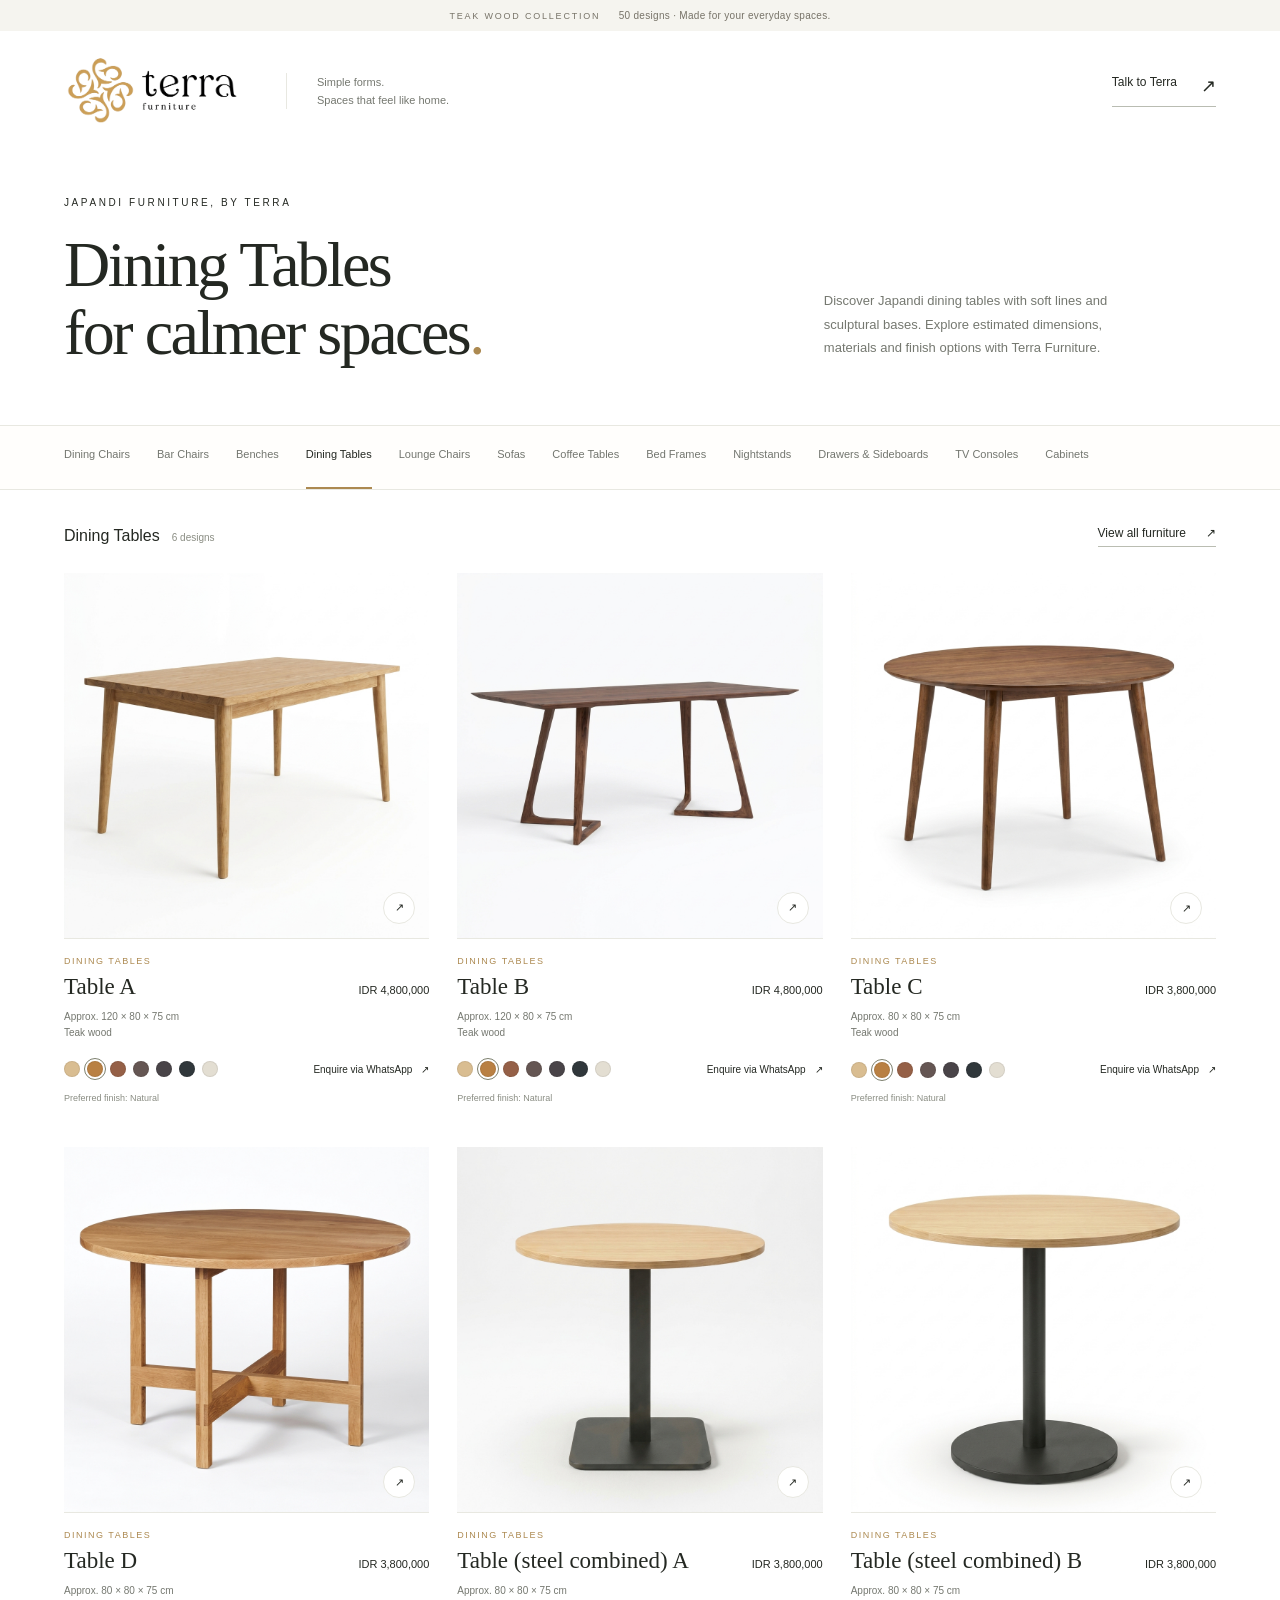
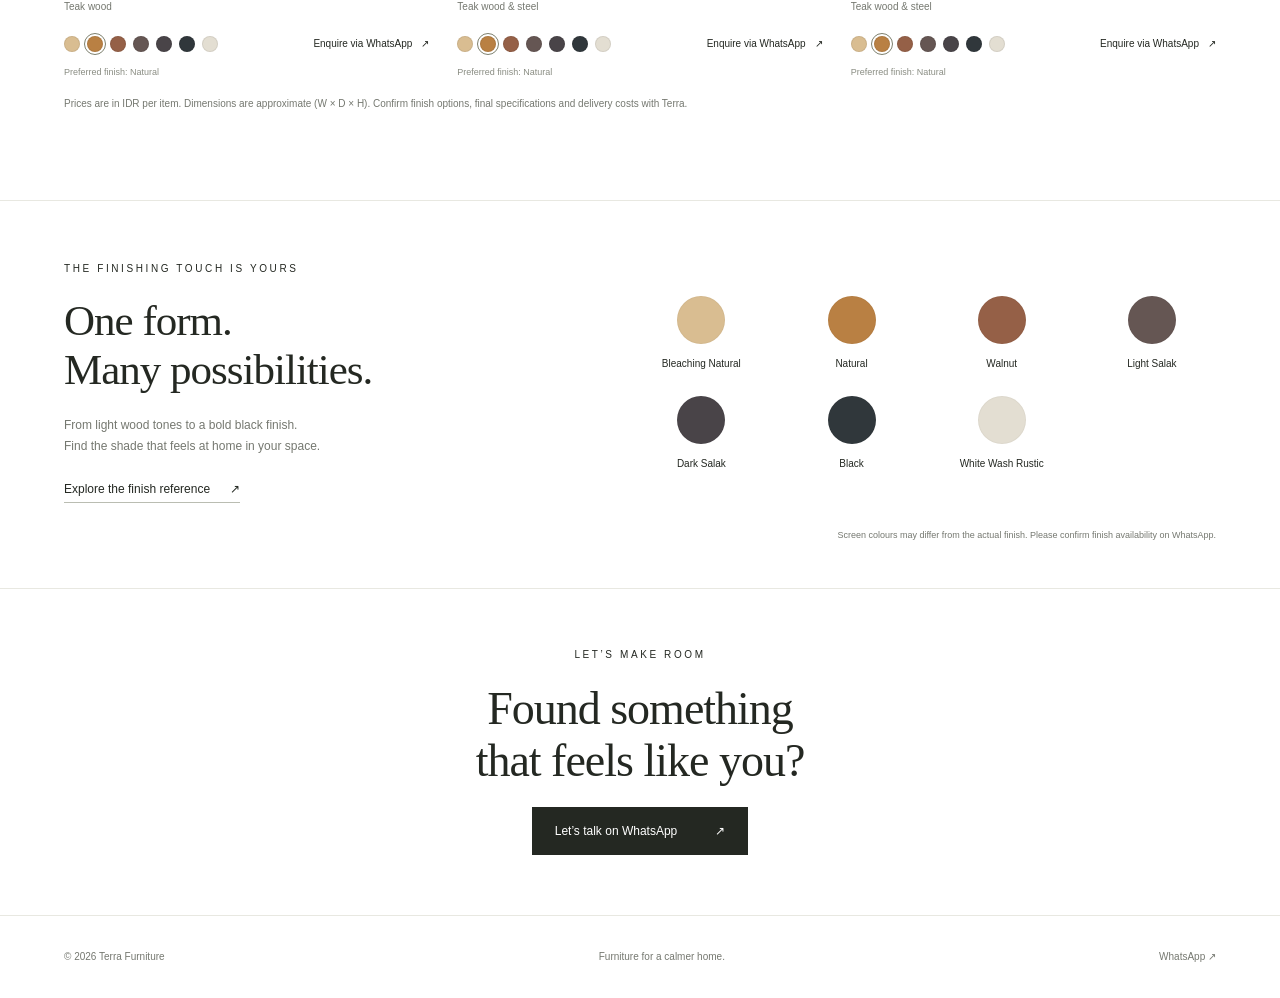
<file: dining-table/index.html>
<!doctype html>
<html lang="en"><head>
<meta charset="utf-8"><meta name="viewport" content="width=device-width,initial-scale=1">
<title>Japandi Dining Tables | Terra Furniture</title><meta name="description" content="Discover Japandi dining tables with soft lines and sculptural bases. Explore estimated dimensions, materials and finish options with Terra Furniture.">
<link rel="canonical" href="https://terra-furniture-japandi.glossy-puppy-9639.chatgpt.site/dining-table/"><meta name="robots" content="index,follow,max-image-preview:large">
<meta name="theme-color" content="#ffffff">
<meta property="og:type" content="website"><meta property="og:site_name" content="Terra Furniture"><meta property="og:locale" content="en_US">
<meta property="og:title" content="Japandi Dining Tables | Terra Furniture"><meta property="og:description" content="Discover Japandi dining tables with soft lines and sculptural bases. Explore estimated dimensions, materials and finish options with Terra Furniture."><meta property="og:url" content="https://terra-furniture-japandi.glossy-puppy-9639.chatgpt.site/dining-table/">
<meta property="og:image" content="https://terra-furniture-japandi.glossy-puppy-9639.chatgpt.site/assets/cabinet-a.jpg"><meta property="og:image:width" content="1024"><meta property="og:image:height" content="1024"><meta property="og:image:alt" content="Terra Furniture wooden cabinet with vertical slatted details">
<meta name="twitter:card" content="summary_large_image"><meta name="twitter:title" content="Japandi Dining Tables | Terra Furniture"><meta name="twitter:description" content="Discover Japandi dining tables with soft lines and sculptural bases. Explore estimated dimensions, materials and finish options with Terra Furniture."><meta name="twitter:image" content="https://terra-furniture-japandi.glossy-puppy-9639.chatgpt.site/assets/cabinet-a.jpg"><meta name="twitter:image:alt" content="Terra Furniture wooden cabinet with vertical slatted details">
<link rel="icon" href="../assets/favicon.svg" type="image/svg+xml"><link rel="stylesheet" href="../styles.css">
<script type="application/ld+json">{"@context":"https://schema.org","@graph":[{"@type":"Organization","@id":"https://terra-furniture-japandi.glossy-puppy-9639.chatgpt.site/#organization","name":"Terra Furniture","url":"https://terra-furniture-japandi.glossy-puppy-9639.chatgpt.site/","logo":"https://terra-furniture-japandi.glossy-puppy-9639.chatgpt.site/assets/terra-logo.png"},{"@type":"WebSite","@id":"https://terra-furniture-japandi.glossy-puppy-9639.chatgpt.site/#website","url":"https://terra-furniture-japandi.glossy-puppy-9639.chatgpt.site/","name":"Terra Furniture","inLanguage":"en","publisher":{"@id":"https://terra-furniture-japandi.glossy-puppy-9639.chatgpt.site/#organization"}},{"@type":"CollectionPage","@id":"https://terra-furniture-japandi.glossy-puppy-9639.chatgpt.site/dining-table/#page","url":"https://terra-furniture-japandi.glossy-puppy-9639.chatgpt.site/dining-table/","name":"Japandi Dining Tables | Terra Furniture","description":"Discover Japandi dining tables with soft lines and sculptural bases. Explore estimated dimensions, materials and finish options with Terra Furniture.","inLanguage":"en","isPartOf":{"@id":"https://terra-furniture-japandi.glossy-puppy-9639.chatgpt.site/#website"},"about":{"@type":"Thing","name":"Japandi Dining Tables"}},{"@type":"BreadcrumbList","itemListElement":[{"@type":"ListItem","position":1,"name":"All furniture","item":"https://terra-furniture-japandi.glossy-puppy-9639.chatgpt.site/"},{"@type":"ListItem","position":2,"name":"Dining Tables","item":"https://terra-furniture-japandi.glossy-puppy-9639.chatgpt.site/dining-table/"}]}]}</script>
<script src="../products.js" defer></script><script src="../catalog-view.js" defer></script><script src="../app.js" defer></script>
</head><body data-root="../" data-category="dining-table">
<a class="skip-link" href="#collection">Skip to collection</a>
<div class="preview-note">TEAK WOOD COLLECTION <span>50 designs · Made for your everyday spaces.</span></div>
<header class="header shell"><a class="brand" href="../" aria-label="Terra Furniture — all furniture"><svg viewBox="85 510 920 380" role="img" aria-label="Terra Furniture"><image href="../assets/terra-logo.png" width="1080" height="1350"/></svg></a><p class="brand-note">Simple forms.<br>Spaces that feel like home.</p><a class="header-contact" href="https://wa.me/6285121540054" target="_blank" rel="noopener noreferrer">Talk to Terra <span aria-hidden="true">↗</span></a></header>
<main><section class="intro shell" aria-labelledby="page-title"><div><p class="eyebrow">JAPANDI FURNITURE, BY TERRA</p><h1 id="page-title">Dining Tables<br>for calmer spaces<span>.</span></h1></div><p class="intro-copy">Discover Japandi dining tables with soft lines and sculptural bases. Explore estimated dimensions, materials and finish options with Terra Furniture.</p></section>
<div class="category-wrap"><nav class="categories shell" aria-label="Furniture categories"><a class="category-button" href="../dining-chair/">Dining Chairs</a><a class="category-button" href="../bar-chair/">Bar Chairs</a><a class="category-button" href="../bench/">Benches</a><a class="category-button" href="../dining-table/" aria-current="page">Dining Tables</a><a class="category-button" href="../lazy-chair/">Lounge Chairs</a><a class="category-button" href="../sofa/">Sofas</a><a class="category-button" href="../coffee-table/">Coffee Tables</a><a class="category-button" href="../bed-frame/">Bed Frames</a><a class="category-button" href="../nightstand/">Nightstands</a><a class="category-button" href="../drawer/">Drawers &amp; Sideboards</a><a class="category-button" href="../buffet-tv/">TV Consoles</a><a class="category-button" href="../cabinet/">Cabinets</a></nav></div>
<section class="collection shell" id="collection" aria-labelledby="collection-title"><div class="collection-heading"><div><h2 id="collection-title">Dining Tables</h2><span id="product-count">6 designs</span></div><a class="text-button" href="../">View all furniture <span aria-hidden="true">↗</span></a></div>
<div id="product-grid" class="product-grid"><article class="product-card" id="table-a" data-card="table-a">
  <button class="product-image-button" data-open="table-a" aria-label="View Table A details"><img src="../assets/table-a.jpg" alt="Table A — Terra Furniture product photo" loading="eager" decoding="async" width="1024" height="1024"><span class="view-label" aria-hidden="true">↗</span></button>
  <div class="product-info"><p class="product-category">Dining Tables</p><div class="product-name-row"><h3><button data-open="table-a">Table A</button></h3><span class="product-price">IDR 4,800,000</span></div><p class="product-meta">Approx. 120 × 80 × 75 cm<br>Teak wood</p><div class="card-bottom"><div class="swatches" role="group" aria-label="Finish options for Table A"><button class="swatch" style="--swatch:#d9bd91" title="Bleaching Natural" aria-label="Bleaching Natural" aria-pressed="false" data-product="table-a" data-finish="bleaching" data-context="card"></button><button class="swatch" style="--swatch:#b98043" title="Natural" aria-label="Natural" aria-pressed="true" data-product="table-a" data-finish="natural" data-context="card"></button><button class="swatch" style="--swatch:#956047" title="Walnut" aria-label="Walnut" aria-pressed="false" data-product="table-a" data-finish="walnut" data-context="card"></button><button class="swatch" style="--swatch:#655653" title="Light Salak" aria-label="Light Salak" aria-pressed="false" data-product="table-a" data-finish="salak-muda" data-context="card"></button><button class="swatch" style="--swatch:#494448" title="Dark Salak" aria-label="Dark Salak" aria-pressed="false" data-product="table-a" data-finish="salak-tua" data-context="card"></button><button class="swatch" style="--swatch:#30373b" title="Black" aria-label="Black" aria-pressed="false" data-product="table-a" data-finish="black" data-context="card"></button><button class="swatch" style="--swatch:#e3ded2" title="White Wash Rustic" aria-label="White Wash Rustic" aria-pressed="false" data-product="table-a" data-finish="white-wash" data-context="card"></button></div><a class="card-whatsapp" data-wa="table-a" href="https://wa.me/6285121540054?text=Hello%20Terra%20Furniture%2C%20I%20am%20interested%20in%20the%20Table%20A.%0APreferred%20finish%3A%20Natural.%0AApproximate%20dimensions%20(W%20%C3%97%20D%20%C3%97%20H)%3A%20120%20%C3%97%2080%20%C3%97%2075%20cm.%0APlease%20confirm%20the%20final%20price%2C%20availability%20and%20delivery%20cost." target="_blank" rel="noopener noreferrer">Enquire via WhatsApp <span aria-hidden="true">↗</span></a></div><p class="selection-label" data-selection="table-a">Preferred finish: Natural</p></div></article>
<article class="product-card" id="table-b" data-card="table-b">
  <button class="product-image-button" data-open="table-b" aria-label="View Table B details"><img src="../assets/table-b.jpg" alt="Table B — Terra Furniture product photo" loading="eager" decoding="async" width="1024" height="1024"><span class="view-label" aria-hidden="true">↗</span></button>
  <div class="product-info"><p class="product-category">Dining Tables</p><div class="product-name-row"><h3><button data-open="table-b">Table B</button></h3><span class="product-price">IDR 4,800,000</span></div><p class="product-meta">Approx. 120 × 80 × 75 cm<br>Teak wood</p><div class="card-bottom"><div class="swatches" role="group" aria-label="Finish options for Table B"><button class="swatch" style="--swatch:#d9bd91" title="Bleaching Natural" aria-label="Bleaching Natural" aria-pressed="false" data-product="table-b" data-finish="bleaching" data-context="card"></button><button class="swatch" style="--swatch:#b98043" title="Natural" aria-label="Natural" aria-pressed="true" data-product="table-b" data-finish="natural" data-context="card"></button><button class="swatch" style="--swatch:#956047" title="Walnut" aria-label="Walnut" aria-pressed="false" data-product="table-b" data-finish="walnut" data-context="card"></button><button class="swatch" style="--swatch:#655653" title="Light Salak" aria-label="Light Salak" aria-pressed="false" data-product="table-b" data-finish="salak-muda" data-context="card"></button><button class="swatch" style="--swatch:#494448" title="Dark Salak" aria-label="Dark Salak" aria-pressed="false" data-product="table-b" data-finish="salak-tua" data-context="card"></button><button class="swatch" style="--swatch:#30373b" title="Black" aria-label="Black" aria-pressed="false" data-product="table-b" data-finish="black" data-context="card"></button><button class="swatch" style="--swatch:#e3ded2" title="White Wash Rustic" aria-label="White Wash Rustic" aria-pressed="false" data-product="table-b" data-finish="white-wash" data-context="card"></button></div><a class="card-whatsapp" data-wa="table-b" href="https://wa.me/6285121540054?text=Hello%20Terra%20Furniture%2C%20I%20am%20interested%20in%20the%20Table%20B.%0APreferred%20finish%3A%20Natural.%0AApproximate%20dimensions%20(W%20%C3%97%20D%20%C3%97%20H)%3A%20120%20%C3%97%2080%20%C3%97%2075%20cm.%0APlease%20confirm%20the%20final%20price%2C%20availability%20and%20delivery%20cost." target="_blank" rel="noopener noreferrer">Enquire via WhatsApp <span aria-hidden="true">↗</span></a></div><p class="selection-label" data-selection="table-b">Preferred finish: Natural</p></div></article>
<article class="product-card" id="table-c" data-card="table-c">
  <button class="product-image-button" data-open="table-c" aria-label="View Table C details"><img src="../assets/table-c.jpg" alt="Table C — Terra Furniture product photo" loading="eager" decoding="async" width="1024" height="1024"><span class="view-label" aria-hidden="true">↗</span></button>
  <div class="product-info"><p class="product-category">Dining Tables</p><div class="product-name-row"><h3><button data-open="table-c">Table C</button></h3><span class="product-price">IDR 3,800,000</span></div><p class="product-meta">Approx. 80 × 80 × 75 cm<br>Teak wood</p><div class="card-bottom"><div class="swatches" role="group" aria-label="Finish options for Table C"><button class="swatch" style="--swatch:#d9bd91" title="Bleaching Natural" aria-label="Bleaching Natural" aria-pressed="false" data-product="table-c" data-finish="bleaching" data-context="card"></button><button class="swatch" style="--swatch:#b98043" title="Natural" aria-label="Natural" aria-pressed="true" data-product="table-c" data-finish="natural" data-context="card"></button><button class="swatch" style="--swatch:#956047" title="Walnut" aria-label="Walnut" aria-pressed="false" data-product="table-c" data-finish="walnut" data-context="card"></button><button class="swatch" style="--swatch:#655653" title="Light Salak" aria-label="Light Salak" aria-pressed="false" data-product="table-c" data-finish="salak-muda" data-context="card"></button><button class="swatch" style="--swatch:#494448" title="Dark Salak" aria-label="Dark Salak" aria-pressed="false" data-product="table-c" data-finish="salak-tua" data-context="card"></button><button class="swatch" style="--swatch:#30373b" title="Black" aria-label="Black" aria-pressed="false" data-product="table-c" data-finish="black" data-context="card"></button><button class="swatch" style="--swatch:#e3ded2" title="White Wash Rustic" aria-label="White Wash Rustic" aria-pressed="false" data-product="table-c" data-finish="white-wash" data-context="card"></button></div><a class="card-whatsapp" data-wa="table-c" href="https://wa.me/6285121540054?text=Hello%20Terra%20Furniture%2C%20I%20am%20interested%20in%20the%20Table%20C.%0APreferred%20finish%3A%20Natural.%0AApproximate%20dimensions%20(W%20%C3%97%20D%20%C3%97%20H)%3A%2080%20%C3%97%2080%20%C3%97%2075%20cm.%0APlease%20confirm%20the%20final%20price%2C%20availability%20and%20delivery%20cost." target="_blank" rel="noopener noreferrer">Enquire via WhatsApp <span aria-hidden="true">↗</span></a></div><p class="selection-label" data-selection="table-c">Preferred finish: Natural</p></div></article>
<article class="product-card" id="table-d" data-card="table-d">
  <button class="product-image-button" data-open="table-d" aria-label="View Table D details"><img src="../assets/table-d.jpg" alt="Table D — Terra Furniture product photo" loading="lazy" decoding="async" width="1024" height="1024"><span class="view-label" aria-hidden="true">↗</span></button>
  <div class="product-info"><p class="product-category">Dining Tables</p><div class="product-name-row"><h3><button data-open="table-d">Table D</button></h3><span class="product-price">IDR 3,800,000</span></div><p class="product-meta">Approx. 80 × 80 × 75 cm<br>Teak wood</p><div class="card-bottom"><div class="swatches" role="group" aria-label="Finish options for Table D"><button class="swatch" style="--swatch:#d9bd91" title="Bleaching Natural" aria-label="Bleaching Natural" aria-pressed="false" data-product="table-d" data-finish="bleaching" data-context="card"></button><button class="swatch" style="--swatch:#b98043" title="Natural" aria-label="Natural" aria-pressed="true" data-product="table-d" data-finish="natural" data-context="card"></button><button class="swatch" style="--swatch:#956047" title="Walnut" aria-label="Walnut" aria-pressed="false" data-product="table-d" data-finish="walnut" data-context="card"></button><button class="swatch" style="--swatch:#655653" title="Light Salak" aria-label="Light Salak" aria-pressed="false" data-product="table-d" data-finish="salak-muda" data-context="card"></button><button class="swatch" style="--swatch:#494448" title="Dark Salak" aria-label="Dark Salak" aria-pressed="false" data-product="table-d" data-finish="salak-tua" data-context="card"></button><button class="swatch" style="--swatch:#30373b" title="Black" aria-label="Black" aria-pressed="false" data-product="table-d" data-finish="black" data-context="card"></button><button class="swatch" style="--swatch:#e3ded2" title="White Wash Rustic" aria-label="White Wash Rustic" aria-pressed="false" data-product="table-d" data-finish="white-wash" data-context="card"></button></div><a class="card-whatsapp" data-wa="table-d" href="https://wa.me/6285121540054?text=Hello%20Terra%20Furniture%2C%20I%20am%20interested%20in%20the%20Table%20D.%0APreferred%20finish%3A%20Natural.%0AApproximate%20dimensions%20(W%20%C3%97%20D%20%C3%97%20H)%3A%2080%20%C3%97%2080%20%C3%97%2075%20cm.%0APlease%20confirm%20the%20final%20price%2C%20availability%20and%20delivery%20cost." target="_blank" rel="noopener noreferrer">Enquire via WhatsApp <span aria-hidden="true">↗</span></a></div><p class="selection-label" data-selection="table-d">Preferred finish: Natural</p></div></article>
<article class="product-card" id="table-steel-combined-a" data-card="table-steel-combined-a">
  <button class="product-image-button" data-open="table-steel-combined-a" aria-label="View Table (steel combined) A details"><img src="../assets/table-steel-combined-a.jpg" alt="Table (steel combined) A — Terra Furniture product photo" loading="lazy" decoding="async" width="1024" height="1024"><span class="view-label" aria-hidden="true">↗</span></button>
  <div class="product-info"><p class="product-category">Dining Tables</p><div class="product-name-row"><h3><button data-open="table-steel-combined-a">Table (steel combined) A</button></h3><span class="product-price">IDR 3,800,000</span></div><p class="product-meta">Approx. 80 × 80 × 75 cm<br>Teak wood &amp; steel</p><div class="card-bottom"><div class="swatches" role="group" aria-label="Finish options for Table (steel combined) A"><button class="swatch" style="--swatch:#d9bd91" title="Bleaching Natural" aria-label="Bleaching Natural" aria-pressed="false" data-product="table-steel-combined-a" data-finish="bleaching" data-context="card"></button><button class="swatch" style="--swatch:#b98043" title="Natural" aria-label="Natural" aria-pressed="true" data-product="table-steel-combined-a" data-finish="natural" data-context="card"></button><button class="swatch" style="--swatch:#956047" title="Walnut" aria-label="Walnut" aria-pressed="false" data-product="table-steel-combined-a" data-finish="walnut" data-context="card"></button><button class="swatch" style="--swatch:#655653" title="Light Salak" aria-label="Light Salak" aria-pressed="false" data-product="table-steel-combined-a" data-finish="salak-muda" data-context="card"></button><button class="swatch" style="--swatch:#494448" title="Dark Salak" aria-label="Dark Salak" aria-pressed="false" data-product="table-steel-combined-a" data-finish="salak-tua" data-context="card"></button><button class="swatch" style="--swatch:#30373b" title="Black" aria-label="Black" aria-pressed="false" data-product="table-steel-combined-a" data-finish="black" data-context="card"></button><button class="swatch" style="--swatch:#e3ded2" title="White Wash Rustic" aria-label="White Wash Rustic" aria-pressed="false" data-product="table-steel-combined-a" data-finish="white-wash" data-context="card"></button></div><a class="card-whatsapp" data-wa="table-steel-combined-a" href="https://wa.me/6285121540054?text=Hello%20Terra%20Furniture%2C%20I%20am%20interested%20in%20the%20Table%20(steel%20combined)%20A.%0APreferred%20finish%3A%20Natural.%0AApproximate%20dimensions%20(W%20%C3%97%20D%20%C3%97%20H)%3A%2080%20%C3%97%2080%20%C3%97%2075%20cm.%0APlease%20confirm%20the%20final%20price%2C%20availability%20and%20delivery%20cost." target="_blank" rel="noopener noreferrer">Enquire via WhatsApp <span aria-hidden="true">↗</span></a></div><p class="selection-label" data-selection="table-steel-combined-a">Preferred finish: Natural</p></div></article>
<article class="product-card" id="table-steel-combined-b" data-card="table-steel-combined-b">
  <button class="product-image-button" data-open="table-steel-combined-b" aria-label="View Table (steel combined) B details"><img src="../assets/table-steel-combined-b.jpg" alt="Table (steel combined) B — Terra Furniture product photo" loading="lazy" decoding="async" width="1024" height="1024"><span class="view-label" aria-hidden="true">↗</span></button>
  <div class="product-info"><p class="product-category">Dining Tables</p><div class="product-name-row"><h3><button data-open="table-steel-combined-b">Table (steel combined) B</button></h3><span class="product-price">IDR 3,800,000</span></div><p class="product-meta">Approx. 80 × 80 × 75 cm<br>Teak wood &amp; steel</p><div class="card-bottom"><div class="swatches" role="group" aria-label="Finish options for Table (steel combined) B"><button class="swatch" style="--swatch:#d9bd91" title="Bleaching Natural" aria-label="Bleaching Natural" aria-pressed="false" data-product="table-steel-combined-b" data-finish="bleaching" data-context="card"></button><button class="swatch" style="--swatch:#b98043" title="Natural" aria-label="Natural" aria-pressed="true" data-product="table-steel-combined-b" data-finish="natural" data-context="card"></button><button class="swatch" style="--swatch:#956047" title="Walnut" aria-label="Walnut" aria-pressed="false" data-product="table-steel-combined-b" data-finish="walnut" data-context="card"></button><button class="swatch" style="--swatch:#655653" title="Light Salak" aria-label="Light Salak" aria-pressed="false" data-product="table-steel-combined-b" data-finish="salak-muda" data-context="card"></button><button class="swatch" style="--swatch:#494448" title="Dark Salak" aria-label="Dark Salak" aria-pressed="false" data-product="table-steel-combined-b" data-finish="salak-tua" data-context="card"></button><button class="swatch" style="--swatch:#30373b" title="Black" aria-label="Black" aria-pressed="false" data-product="table-steel-combined-b" data-finish="black" data-context="card"></button><button class="swatch" style="--swatch:#e3ded2" title="White Wash Rustic" aria-label="White Wash Rustic" aria-pressed="false" data-product="table-steel-combined-b" data-finish="white-wash" data-context="card"></button></div><a class="card-whatsapp" data-wa="table-steel-combined-b" href="https://wa.me/6285121540054?text=Hello%20Terra%20Furniture%2C%20I%20am%20interested%20in%20the%20Table%20(steel%20combined)%20B.%0APreferred%20finish%3A%20Natural.%0AApproximate%20dimensions%20(W%20%C3%97%20D%20%C3%97%20H)%3A%2080%20%C3%97%2080%20%C3%97%2075%20cm.%0APlease%20confirm%20the%20final%20price%2C%20availability%20and%20delivery%20cost." target="_blank" rel="noopener noreferrer">Enquire via WhatsApp <span aria-hidden="true">↗</span></a></div><p class="selection-label" data-selection="table-steel-combined-b">Preferred finish: Natural</p></div></article></div>
<p class="detail-note">Prices are in IDR per item. Dimensions are approximate (W × D × H). Confirm finish options, final specifications and delivery costs with Terra.</p>
<noscript><p class="detail-note">Browse the catalogue and enquire directly using the WhatsApp links. Enable JavaScript to open product details and select finishes.</p></noscript>
</section>
<section class="finish-section shell" aria-labelledby="finish-heading"><div><p class="eyebrow">THE FINISHING TOUCH IS YOURS</p><h2 id="finish-heading">One form.<br>Many possibilities.</h2><p>From light wood tones to a bold black finish.<br>Find the shade that feels at home in your space.</p><button id="open-finishes" class="text-button">Explore the finish reference <span aria-hidden="true">↗</span></button></div><div class="finish-palette" id="finish-palette"><div class="finish-chip"><i style="--swatch:#d9bd91" aria-hidden="true"></i><span>Bleaching Natural</span></div><div class="finish-chip"><i style="--swatch:#b98043" aria-hidden="true"></i><span>Natural</span></div><div class="finish-chip"><i style="--swatch:#956047" aria-hidden="true"></i><span>Walnut</span></div><div class="finish-chip"><i style="--swatch:#655653" aria-hidden="true"></i><span>Light Salak</span></div><div class="finish-chip"><i style="--swatch:#494448" aria-hidden="true"></i><span>Dark Salak</span></div><div class="finish-chip"><i style="--swatch:#30373b" aria-hidden="true"></i><span>Black</span></div><div class="finish-chip"><i style="--swatch:#e3ded2" aria-hidden="true"></i><span>White Wash Rustic</span></div></div><p class="finish-disclaimer">Screen colours may differ from the actual finish. Please confirm finish availability on WhatsApp.</p></section>
<section class="contact-section shell"><p class="eyebrow">LET’S MAKE ROOM</p><h2>Found something<br>that feels like you?</h2><a class="primary-button" href="https://wa.me/6285121540054" target="_blank" rel="noopener noreferrer">Let’s talk on WhatsApp <span aria-hidden="true">↗</span></a></section>
</main><footer class="shell"><span>© <span id="year">2026</span> Terra Furniture</span><span>Furniture for a calmer home.</span><a href="https://wa.me/6285121540054" target="_blank" rel="noopener noreferrer">WhatsApp ↗</a></footer>
<dialog id="product-dialog" aria-labelledby="detail-name"><button class="dialog-close" aria-label="Close product details">×</button><div id="product-detail"></div></dialog>
<dialog id="finish-dialog" aria-labelledby="finish-dialog-title"><button class="dialog-close" aria-label="Close finish reference">×</button><h2 id="finish-dialog-title">Finish reference</h2><img src="../assets/finishing-reference.png" alt="Original Terra Furniture reference showing seven wood finishes" width="1080" height="914" loading="lazy"><p>Original finish reference supplied by Terra. Light Salak is labelled “Salak Muda” and Dark Salak is labelled “Salak Tua” in the reference. Screen colours and natural wood grain may vary.</p></dialog>
<div class="sr-only" aria-live="polite" id="announcer"></div></body></html>
</file>
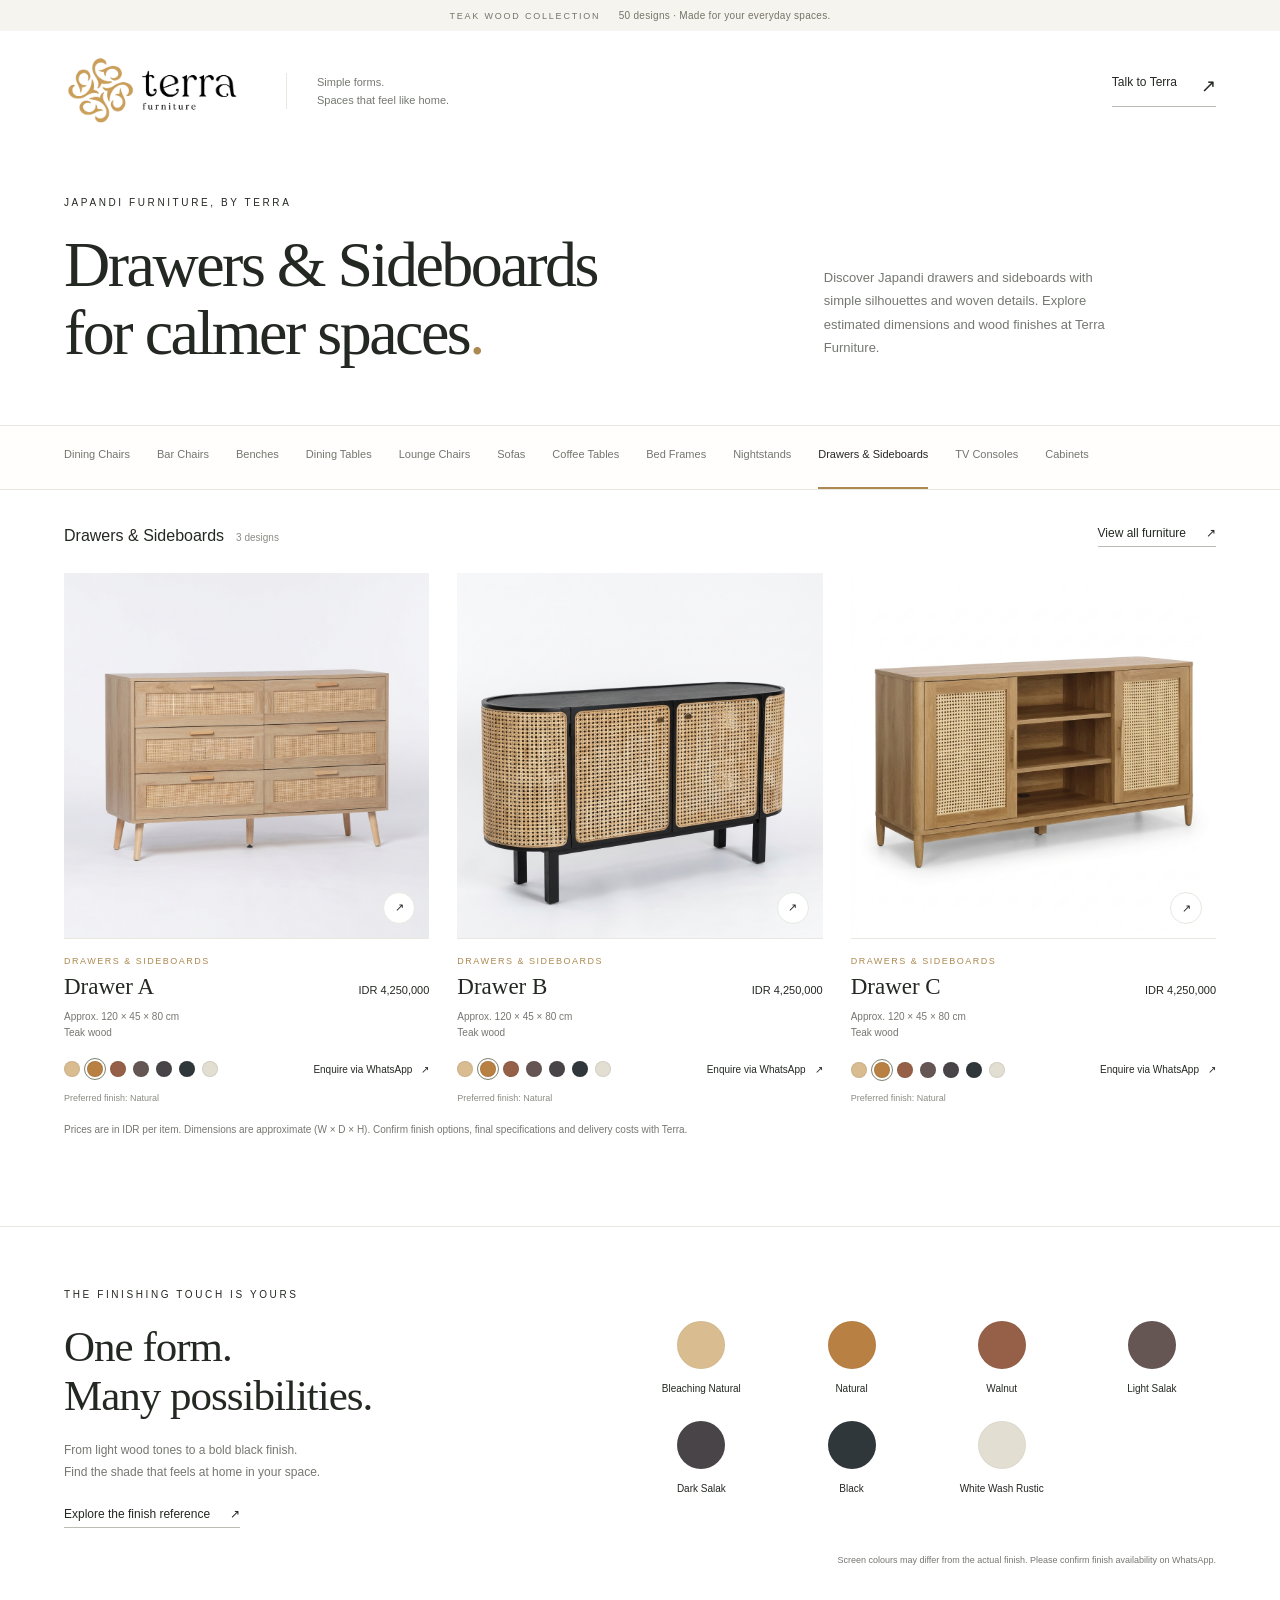
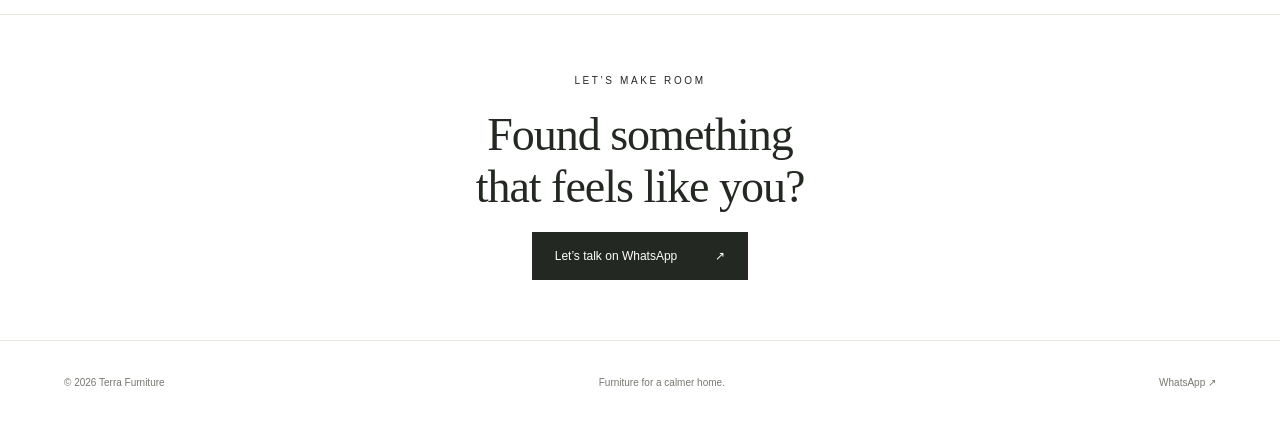
<file: drawer/index.html>
<!doctype html>
<html lang="en"><head>
<meta charset="utf-8"><meta name="viewport" content="width=device-width,initial-scale=1">
<title>Japandi Drawers &amp; Sideboards | Terra Furniture</title><meta name="description" content="Discover Japandi drawers and sideboards with simple silhouettes and woven details. Explore estimated dimensions and wood finishes at Terra Furniture.">
<link rel="canonical" href="https://terra-furniture-japandi.glossy-puppy-9639.chatgpt.site/drawer/"><meta name="robots" content="index,follow,max-image-preview:large">
<meta name="theme-color" content="#ffffff">
<meta property="og:type" content="website"><meta property="og:site_name" content="Terra Furniture"><meta property="og:locale" content="en_US">
<meta property="og:title" content="Japandi Drawers &amp; Sideboards | Terra Furniture"><meta property="og:description" content="Discover Japandi drawers and sideboards with simple silhouettes and woven details. Explore estimated dimensions and wood finishes at Terra Furniture."><meta property="og:url" content="https://terra-furniture-japandi.glossy-puppy-9639.chatgpt.site/drawer/">
<meta property="og:image" content="https://terra-furniture-japandi.glossy-puppy-9639.chatgpt.site/assets/cabinet-a.jpg"><meta property="og:image:width" content="1024"><meta property="og:image:height" content="1024"><meta property="og:image:alt" content="Terra Furniture wooden cabinet with vertical slatted details">
<meta name="twitter:card" content="summary_large_image"><meta name="twitter:title" content="Japandi Drawers &amp; Sideboards | Terra Furniture"><meta name="twitter:description" content="Discover Japandi drawers and sideboards with simple silhouettes and woven details. Explore estimated dimensions and wood finishes at Terra Furniture."><meta name="twitter:image" content="https://terra-furniture-japandi.glossy-puppy-9639.chatgpt.site/assets/cabinet-a.jpg"><meta name="twitter:image:alt" content="Terra Furniture wooden cabinet with vertical slatted details">
<link rel="icon" href="../assets/favicon.svg" type="image/svg+xml"><link rel="stylesheet" href="../styles.css">
<script type="application/ld+json">{"@context":"https://schema.org","@graph":[{"@type":"Organization","@id":"https://terra-furniture-japandi.glossy-puppy-9639.chatgpt.site/#organization","name":"Terra Furniture","url":"https://terra-furniture-japandi.glossy-puppy-9639.chatgpt.site/","logo":"https://terra-furniture-japandi.glossy-puppy-9639.chatgpt.site/assets/terra-logo.png"},{"@type":"WebSite","@id":"https://terra-furniture-japandi.glossy-puppy-9639.chatgpt.site/#website","url":"https://terra-furniture-japandi.glossy-puppy-9639.chatgpt.site/","name":"Terra Furniture","inLanguage":"en","publisher":{"@id":"https://terra-furniture-japandi.glossy-puppy-9639.chatgpt.site/#organization"}},{"@type":"CollectionPage","@id":"https://terra-furniture-japandi.glossy-puppy-9639.chatgpt.site/drawer/#page","url":"https://terra-furniture-japandi.glossy-puppy-9639.chatgpt.site/drawer/","name":"Japandi Drawers & Sideboards | Terra Furniture","description":"Discover Japandi drawers and sideboards with simple silhouettes and woven details. Explore estimated dimensions and wood finishes at Terra Furniture.","inLanguage":"en","isPartOf":{"@id":"https://terra-furniture-japandi.glossy-puppy-9639.chatgpt.site/#website"},"about":{"@type":"Thing","name":"Japandi Drawers & Sideboards"}},{"@type":"BreadcrumbList","itemListElement":[{"@type":"ListItem","position":1,"name":"All furniture","item":"https://terra-furniture-japandi.glossy-puppy-9639.chatgpt.site/"},{"@type":"ListItem","position":2,"name":"Drawers & Sideboards","item":"https://terra-furniture-japandi.glossy-puppy-9639.chatgpt.site/drawer/"}]}]}</script>
<script src="../products.js" defer></script><script src="../catalog-view.js" defer></script><script src="../app.js" defer></script>
</head><body data-root="../" data-category="drawer">
<a class="skip-link" href="#collection">Skip to collection</a>
<div class="preview-note">TEAK WOOD COLLECTION <span>50 designs · Made for your everyday spaces.</span></div>
<header class="header shell"><a class="brand" href="../" aria-label="Terra Furniture — all furniture"><svg viewBox="85 510 920 380" role="img" aria-label="Terra Furniture"><image href="../assets/terra-logo.png" width="1080" height="1350"/></svg></a><p class="brand-note">Simple forms.<br>Spaces that feel like home.</p><a class="header-contact" href="https://wa.me/6285121540054" target="_blank" rel="noopener noreferrer">Talk to Terra <span aria-hidden="true">↗</span></a></header>
<main><section class="intro shell" aria-labelledby="page-title"><div><p class="eyebrow">JAPANDI FURNITURE, BY TERRA</p><h1 id="page-title">Drawers &amp; Sideboards<br>for calmer spaces<span>.</span></h1></div><p class="intro-copy">Discover Japandi drawers and sideboards with simple silhouettes and woven details. Explore estimated dimensions and wood finishes at Terra Furniture.</p></section>
<div class="category-wrap"><nav class="categories shell" aria-label="Furniture categories"><a class="category-button" href="../dining-chair/">Dining Chairs</a><a class="category-button" href="../bar-chair/">Bar Chairs</a><a class="category-button" href="../bench/">Benches</a><a class="category-button" href="../dining-table/">Dining Tables</a><a class="category-button" href="../lazy-chair/">Lounge Chairs</a><a class="category-button" href="../sofa/">Sofas</a><a class="category-button" href="../coffee-table/">Coffee Tables</a><a class="category-button" href="../bed-frame/">Bed Frames</a><a class="category-button" href="../nightstand/">Nightstands</a><a class="category-button" href="../drawer/" aria-current="page">Drawers &amp; Sideboards</a><a class="category-button" href="../buffet-tv/">TV Consoles</a><a class="category-button" href="../cabinet/">Cabinets</a></nav></div>
<section class="collection shell" id="collection" aria-labelledby="collection-title"><div class="collection-heading"><div><h2 id="collection-title">Drawers &amp; Sideboards</h2><span id="product-count">3 designs</span></div><a class="text-button" href="../">View all furniture <span aria-hidden="true">↗</span></a></div>
<div id="product-grid" class="product-grid"><article class="product-card" id="drawer-a" data-card="drawer-a">
  <button class="product-image-button" data-open="drawer-a" aria-label="View Drawer A details"><img src="../assets/drawer-a.jpg" alt="Drawer A — Terra Furniture product photo" loading="eager" decoding="async" width="1024" height="1024"><span class="view-label" aria-hidden="true">↗</span></button>
  <div class="product-info"><p class="product-category">Drawers &amp; Sideboards</p><div class="product-name-row"><h3><button data-open="drawer-a">Drawer A</button></h3><span class="product-price">IDR 4,250,000</span></div><p class="product-meta">Approx. 120 × 45 × 80 cm<br>Teak wood</p><div class="card-bottom"><div class="swatches" role="group" aria-label="Finish options for Drawer A"><button class="swatch" style="--swatch:#d9bd91" title="Bleaching Natural" aria-label="Bleaching Natural" aria-pressed="false" data-product="drawer-a" data-finish="bleaching" data-context="card"></button><button class="swatch" style="--swatch:#b98043" title="Natural" aria-label="Natural" aria-pressed="true" data-product="drawer-a" data-finish="natural" data-context="card"></button><button class="swatch" style="--swatch:#956047" title="Walnut" aria-label="Walnut" aria-pressed="false" data-product="drawer-a" data-finish="walnut" data-context="card"></button><button class="swatch" style="--swatch:#655653" title="Light Salak" aria-label="Light Salak" aria-pressed="false" data-product="drawer-a" data-finish="salak-muda" data-context="card"></button><button class="swatch" style="--swatch:#494448" title="Dark Salak" aria-label="Dark Salak" aria-pressed="false" data-product="drawer-a" data-finish="salak-tua" data-context="card"></button><button class="swatch" style="--swatch:#30373b" title="Black" aria-label="Black" aria-pressed="false" data-product="drawer-a" data-finish="black" data-context="card"></button><button class="swatch" style="--swatch:#e3ded2" title="White Wash Rustic" aria-label="White Wash Rustic" aria-pressed="false" data-product="drawer-a" data-finish="white-wash" data-context="card"></button></div><a class="card-whatsapp" data-wa="drawer-a" href="https://wa.me/6285121540054?text=Hello%20Terra%20Furniture%2C%20I%20am%20interested%20in%20the%20Drawer%20A.%0APreferred%20finish%3A%20Natural.%0AApproximate%20dimensions%20(W%20%C3%97%20D%20%C3%97%20H)%3A%20120%20%C3%97%2045%20%C3%97%2080%20cm.%0APlease%20confirm%20the%20final%20price%2C%20availability%20and%20delivery%20cost." target="_blank" rel="noopener noreferrer">Enquire via WhatsApp <span aria-hidden="true">↗</span></a></div><p class="selection-label" data-selection="drawer-a">Preferred finish: Natural</p></div></article>
<article class="product-card" id="drawer-b" data-card="drawer-b">
  <button class="product-image-button" data-open="drawer-b" aria-label="View Drawer B details"><img src="../assets/drawer-b.jpg" alt="Drawer B — Terra Furniture product photo" loading="eager" decoding="async" width="1024" height="1024"><span class="view-label" aria-hidden="true">↗</span></button>
  <div class="product-info"><p class="product-category">Drawers &amp; Sideboards</p><div class="product-name-row"><h3><button data-open="drawer-b">Drawer B</button></h3><span class="product-price">IDR 4,250,000</span></div><p class="product-meta">Approx. 120 × 45 × 80 cm<br>Teak wood</p><div class="card-bottom"><div class="swatches" role="group" aria-label="Finish options for Drawer B"><button class="swatch" style="--swatch:#d9bd91" title="Bleaching Natural" aria-label="Bleaching Natural" aria-pressed="false" data-product="drawer-b" data-finish="bleaching" data-context="card"></button><button class="swatch" style="--swatch:#b98043" title="Natural" aria-label="Natural" aria-pressed="true" data-product="drawer-b" data-finish="natural" data-context="card"></button><button class="swatch" style="--swatch:#956047" title="Walnut" aria-label="Walnut" aria-pressed="false" data-product="drawer-b" data-finish="walnut" data-context="card"></button><button class="swatch" style="--swatch:#655653" title="Light Salak" aria-label="Light Salak" aria-pressed="false" data-product="drawer-b" data-finish="salak-muda" data-context="card"></button><button class="swatch" style="--swatch:#494448" title="Dark Salak" aria-label="Dark Salak" aria-pressed="false" data-product="drawer-b" data-finish="salak-tua" data-context="card"></button><button class="swatch" style="--swatch:#30373b" title="Black" aria-label="Black" aria-pressed="false" data-product="drawer-b" data-finish="black" data-context="card"></button><button class="swatch" style="--swatch:#e3ded2" title="White Wash Rustic" aria-label="White Wash Rustic" aria-pressed="false" data-product="drawer-b" data-finish="white-wash" data-context="card"></button></div><a class="card-whatsapp" data-wa="drawer-b" href="https://wa.me/6285121540054?text=Hello%20Terra%20Furniture%2C%20I%20am%20interested%20in%20the%20Drawer%20B.%0APreferred%20finish%3A%20Natural.%0AApproximate%20dimensions%20(W%20%C3%97%20D%20%C3%97%20H)%3A%20120%20%C3%97%2045%20%C3%97%2080%20cm.%0APlease%20confirm%20the%20final%20price%2C%20availability%20and%20delivery%20cost." target="_blank" rel="noopener noreferrer">Enquire via WhatsApp <span aria-hidden="true">↗</span></a></div><p class="selection-label" data-selection="drawer-b">Preferred finish: Natural</p></div></article>
<article class="product-card" id="drawer-c" data-card="drawer-c">
  <button class="product-image-button" data-open="drawer-c" aria-label="View Drawer C details"><img src="../assets/drawer-c.jpg" alt="Drawer C — Terra Furniture product photo" loading="eager" decoding="async" width="1024" height="1024"><span class="view-label" aria-hidden="true">↗</span></button>
  <div class="product-info"><p class="product-category">Drawers &amp; Sideboards</p><div class="product-name-row"><h3><button data-open="drawer-c">Drawer C</button></h3><span class="product-price">IDR 4,250,000</span></div><p class="product-meta">Approx. 120 × 45 × 80 cm<br>Teak wood</p><div class="card-bottom"><div class="swatches" role="group" aria-label="Finish options for Drawer C"><button class="swatch" style="--swatch:#d9bd91" title="Bleaching Natural" aria-label="Bleaching Natural" aria-pressed="false" data-product="drawer-c" data-finish="bleaching" data-context="card"></button><button class="swatch" style="--swatch:#b98043" title="Natural" aria-label="Natural" aria-pressed="true" data-product="drawer-c" data-finish="natural" data-context="card"></button><button class="swatch" style="--swatch:#956047" title="Walnut" aria-label="Walnut" aria-pressed="false" data-product="drawer-c" data-finish="walnut" data-context="card"></button><button class="swatch" style="--swatch:#655653" title="Light Salak" aria-label="Light Salak" aria-pressed="false" data-product="drawer-c" data-finish="salak-muda" data-context="card"></button><button class="swatch" style="--swatch:#494448" title="Dark Salak" aria-label="Dark Salak" aria-pressed="false" data-product="drawer-c" data-finish="salak-tua" data-context="card"></button><button class="swatch" style="--swatch:#30373b" title="Black" aria-label="Black" aria-pressed="false" data-product="drawer-c" data-finish="black" data-context="card"></button><button class="swatch" style="--swatch:#e3ded2" title="White Wash Rustic" aria-label="White Wash Rustic" aria-pressed="false" data-product="drawer-c" data-finish="white-wash" data-context="card"></button></div><a class="card-whatsapp" data-wa="drawer-c" href="https://wa.me/6285121540054?text=Hello%20Terra%20Furniture%2C%20I%20am%20interested%20in%20the%20Drawer%20C.%0APreferred%20finish%3A%20Natural.%0AApproximate%20dimensions%20(W%20%C3%97%20D%20%C3%97%20H)%3A%20120%20%C3%97%2045%20%C3%97%2080%20cm.%0APlease%20confirm%20the%20final%20price%2C%20availability%20and%20delivery%20cost." target="_blank" rel="noopener noreferrer">Enquire via WhatsApp <span aria-hidden="true">↗</span></a></div><p class="selection-label" data-selection="drawer-c">Preferred finish: Natural</p></div></article></div>
<p class="detail-note">Prices are in IDR per item. Dimensions are approximate (W × D × H). Confirm finish options, final specifications and delivery costs with Terra.</p>
<noscript><p class="detail-note">Browse the catalogue and enquire directly using the WhatsApp links. Enable JavaScript to open product details and select finishes.</p></noscript>
</section>
<section class="finish-section shell" aria-labelledby="finish-heading"><div><p class="eyebrow">THE FINISHING TOUCH IS YOURS</p><h2 id="finish-heading">One form.<br>Many possibilities.</h2><p>From light wood tones to a bold black finish.<br>Find the shade that feels at home in your space.</p><button id="open-finishes" class="text-button">Explore the finish reference <span aria-hidden="true">↗</span></button></div><div class="finish-palette" id="finish-palette"><div class="finish-chip"><i style="--swatch:#d9bd91" aria-hidden="true"></i><span>Bleaching Natural</span></div><div class="finish-chip"><i style="--swatch:#b98043" aria-hidden="true"></i><span>Natural</span></div><div class="finish-chip"><i style="--swatch:#956047" aria-hidden="true"></i><span>Walnut</span></div><div class="finish-chip"><i style="--swatch:#655653" aria-hidden="true"></i><span>Light Salak</span></div><div class="finish-chip"><i style="--swatch:#494448" aria-hidden="true"></i><span>Dark Salak</span></div><div class="finish-chip"><i style="--swatch:#30373b" aria-hidden="true"></i><span>Black</span></div><div class="finish-chip"><i style="--swatch:#e3ded2" aria-hidden="true"></i><span>White Wash Rustic</span></div></div><p class="finish-disclaimer">Screen colours may differ from the actual finish. Please confirm finish availability on WhatsApp.</p></section>
<section class="contact-section shell"><p class="eyebrow">LET’S MAKE ROOM</p><h2>Found something<br>that feels like you?</h2><a class="primary-button" href="https://wa.me/6285121540054" target="_blank" rel="noopener noreferrer">Let’s talk on WhatsApp <span aria-hidden="true">↗</span></a></section>
</main><footer class="shell"><span>© <span id="year">2026</span> Terra Furniture</span><span>Furniture for a calmer home.</span><a href="https://wa.me/6285121540054" target="_blank" rel="noopener noreferrer">WhatsApp ↗</a></footer>
<dialog id="product-dialog" aria-labelledby="detail-name"><button class="dialog-close" aria-label="Close product details">×</button><div id="product-detail"></div></dialog>
<dialog id="finish-dialog" aria-labelledby="finish-dialog-title"><button class="dialog-close" aria-label="Close finish reference">×</button><h2 id="finish-dialog-title">Finish reference</h2><img src="../assets/finishing-reference.png" alt="Original Terra Furniture reference showing seven wood finishes" width="1080" height="914" loading="lazy"><p>Original finish reference supplied by Terra. Light Salak is labelled “Salak Muda” and Dark Salak is labelled “Salak Tua” in the reference. Screen colours and natural wood grain may vary.</p></dialog>
<div class="sr-only" aria-live="polite" id="announcer"></div></body></html>
</file>
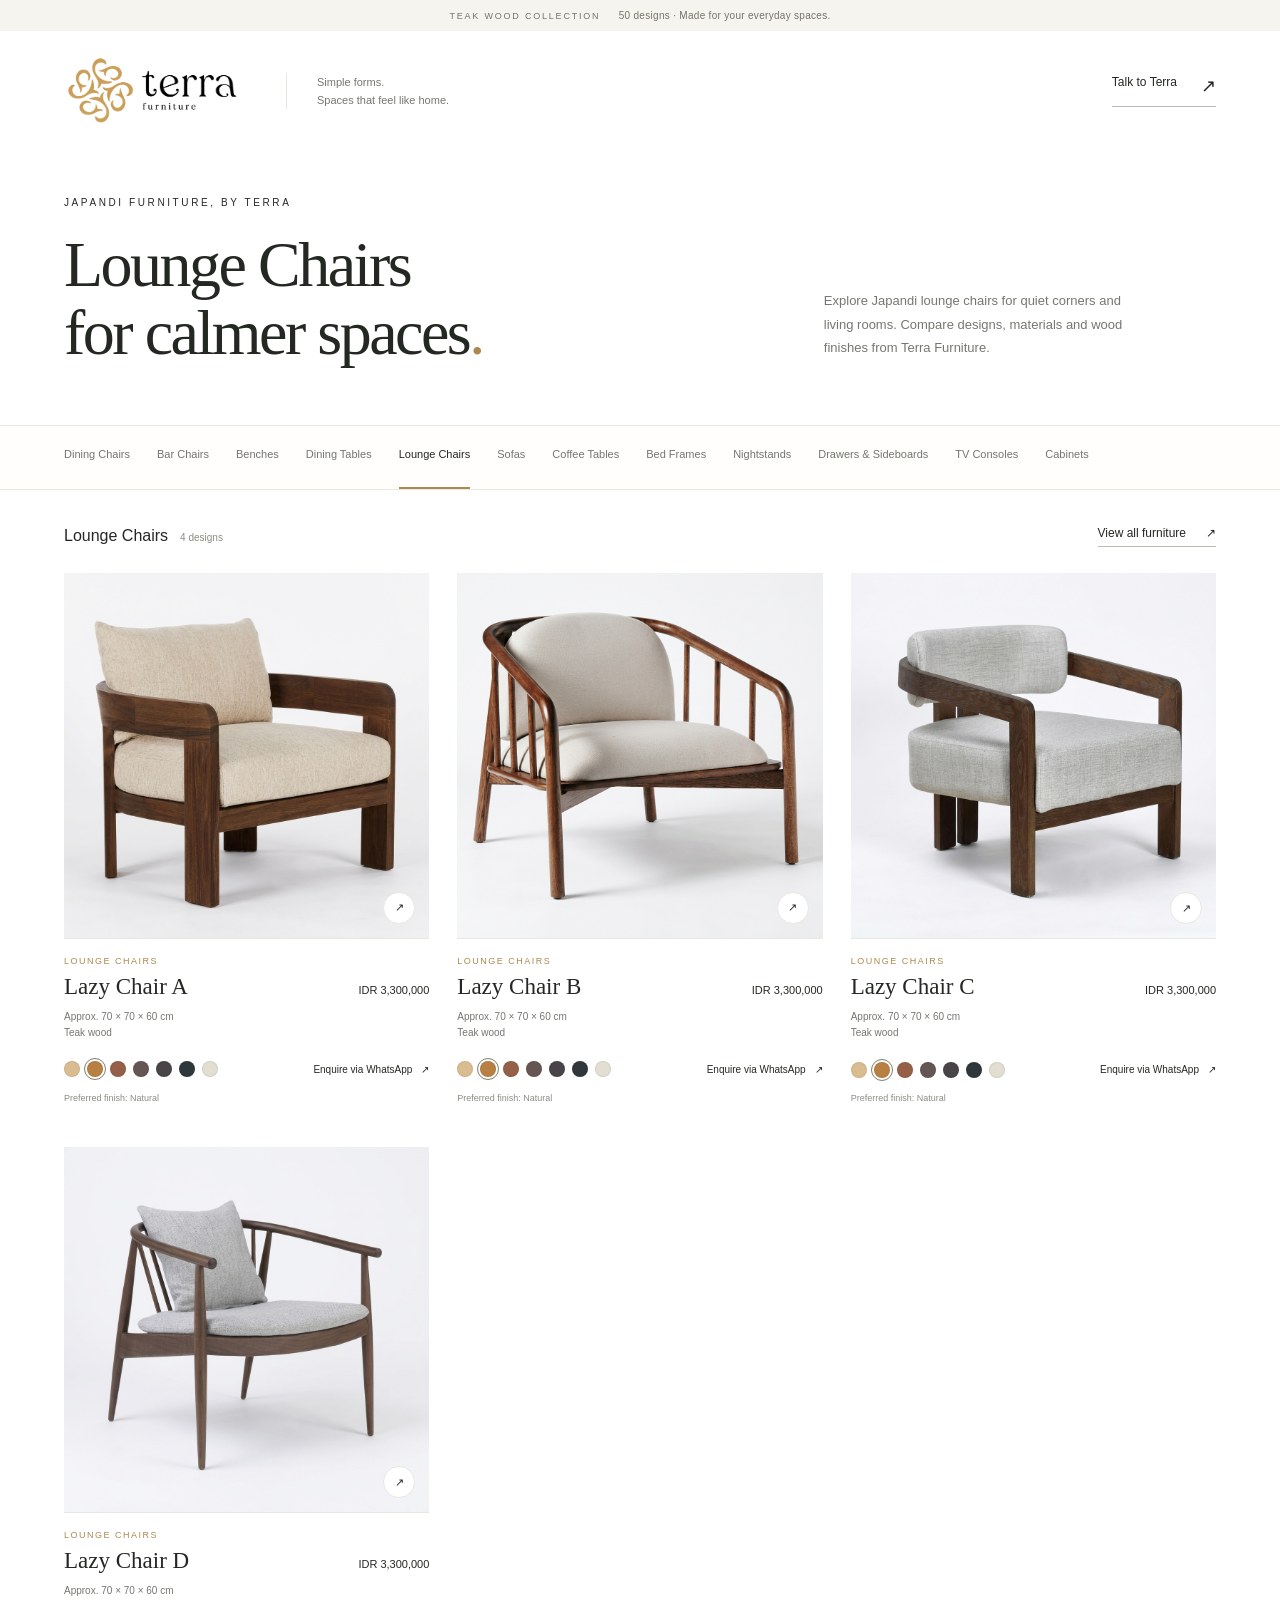
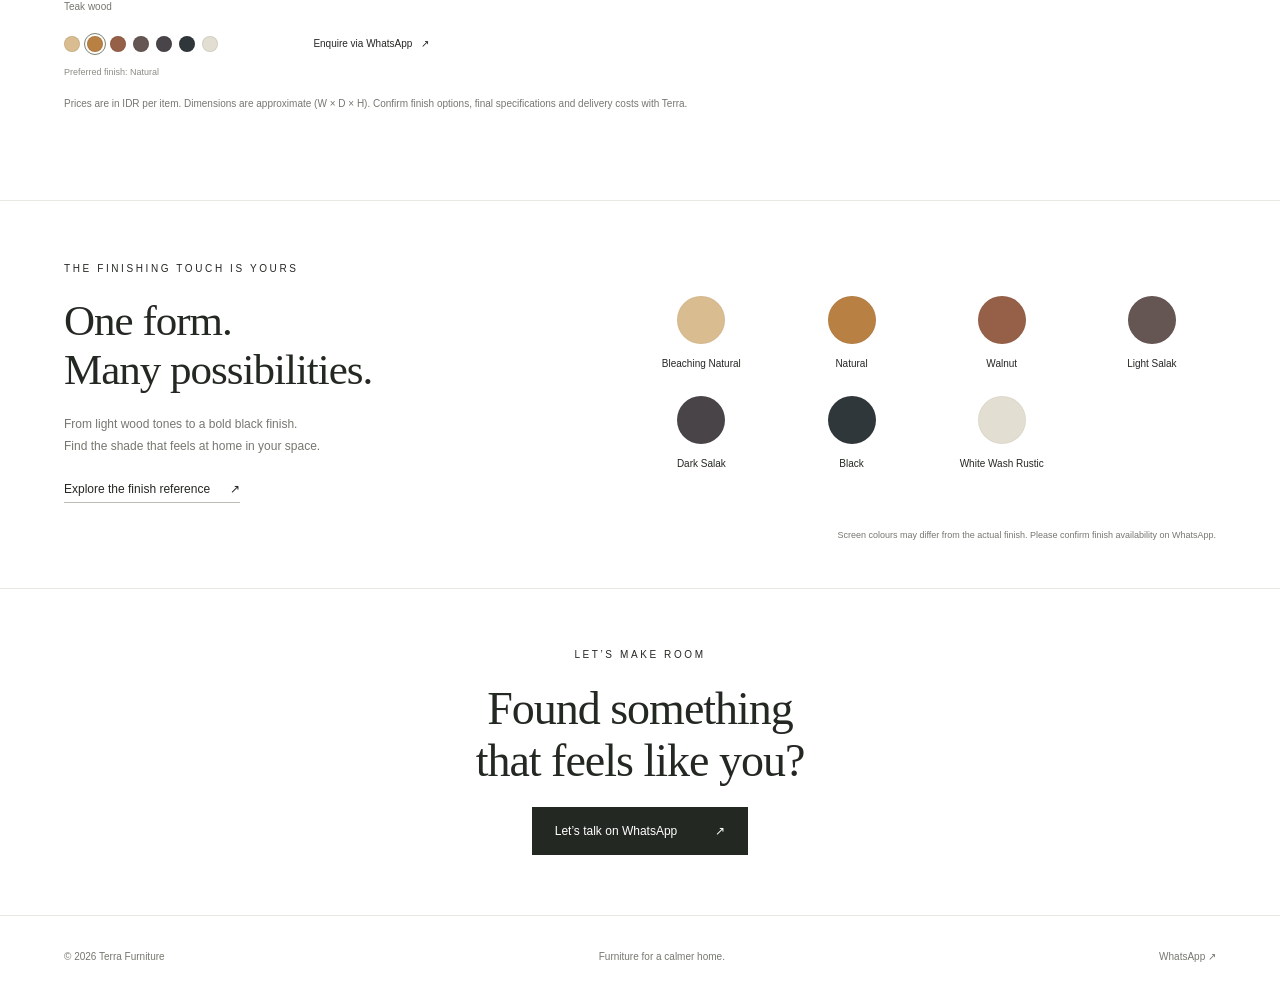
<file: lazy-chair/index.html>
<!doctype html>
<html lang="en"><head>
<meta charset="utf-8"><meta name="viewport" content="width=device-width,initial-scale=1">
<title>Japandi Lounge Chairs | Terra Furniture</title><meta name="description" content="Explore Japandi lounge chairs for quiet corners and living rooms. Compare designs, materials and wood finishes from Terra Furniture.">
<link rel="canonical" href="https://terra-furniture-japandi.glossy-puppy-9639.chatgpt.site/lazy-chair/"><meta name="robots" content="index,follow,max-image-preview:large">
<meta name="theme-color" content="#ffffff">
<meta property="og:type" content="website"><meta property="og:site_name" content="Terra Furniture"><meta property="og:locale" content="en_US">
<meta property="og:title" content="Japandi Lounge Chairs | Terra Furniture"><meta property="og:description" content="Explore Japandi lounge chairs for quiet corners and living rooms. Compare designs, materials and wood finishes from Terra Furniture."><meta property="og:url" content="https://terra-furniture-japandi.glossy-puppy-9639.chatgpt.site/lazy-chair/">
<meta property="og:image" content="https://terra-furniture-japandi.glossy-puppy-9639.chatgpt.site/assets/cabinet-a.jpg"><meta property="og:image:width" content="1024"><meta property="og:image:height" content="1024"><meta property="og:image:alt" content="Terra Furniture wooden cabinet with vertical slatted details">
<meta name="twitter:card" content="summary_large_image"><meta name="twitter:title" content="Japandi Lounge Chairs | Terra Furniture"><meta name="twitter:description" content="Explore Japandi lounge chairs for quiet corners and living rooms. Compare designs, materials and wood finishes from Terra Furniture."><meta name="twitter:image" content="https://terra-furniture-japandi.glossy-puppy-9639.chatgpt.site/assets/cabinet-a.jpg"><meta name="twitter:image:alt" content="Terra Furniture wooden cabinet with vertical slatted details">
<link rel="icon" href="../assets/favicon.svg" type="image/svg+xml"><link rel="stylesheet" href="../styles.css">
<script type="application/ld+json">{"@context":"https://schema.org","@graph":[{"@type":"Organization","@id":"https://terra-furniture-japandi.glossy-puppy-9639.chatgpt.site/#organization","name":"Terra Furniture","url":"https://terra-furniture-japandi.glossy-puppy-9639.chatgpt.site/","logo":"https://terra-furniture-japandi.glossy-puppy-9639.chatgpt.site/assets/terra-logo.png"},{"@type":"WebSite","@id":"https://terra-furniture-japandi.glossy-puppy-9639.chatgpt.site/#website","url":"https://terra-furniture-japandi.glossy-puppy-9639.chatgpt.site/","name":"Terra Furniture","inLanguage":"en","publisher":{"@id":"https://terra-furniture-japandi.glossy-puppy-9639.chatgpt.site/#organization"}},{"@type":"CollectionPage","@id":"https://terra-furniture-japandi.glossy-puppy-9639.chatgpt.site/lazy-chair/#page","url":"https://terra-furniture-japandi.glossy-puppy-9639.chatgpt.site/lazy-chair/","name":"Japandi Lounge Chairs | Terra Furniture","description":"Explore Japandi lounge chairs for quiet corners and living rooms. Compare designs, materials and wood finishes from Terra Furniture.","inLanguage":"en","isPartOf":{"@id":"https://terra-furniture-japandi.glossy-puppy-9639.chatgpt.site/#website"},"about":{"@type":"Thing","name":"Japandi Lounge Chairs"}},{"@type":"BreadcrumbList","itemListElement":[{"@type":"ListItem","position":1,"name":"All furniture","item":"https://terra-furniture-japandi.glossy-puppy-9639.chatgpt.site/"},{"@type":"ListItem","position":2,"name":"Lounge Chairs","item":"https://terra-furniture-japandi.glossy-puppy-9639.chatgpt.site/lazy-chair/"}]}]}</script>
<script src="../products.js" defer></script><script src="../catalog-view.js" defer></script><script src="../app.js" defer></script>
</head><body data-root="../" data-category="lazy-chair">
<a class="skip-link" href="#collection">Skip to collection</a>
<div class="preview-note">TEAK WOOD COLLECTION <span>50 designs · Made for your everyday spaces.</span></div>
<header class="header shell"><a class="brand" href="../" aria-label="Terra Furniture — all furniture"><svg viewBox="85 510 920 380" role="img" aria-label="Terra Furniture"><image href="../assets/terra-logo.png" width="1080" height="1350"/></svg></a><p class="brand-note">Simple forms.<br>Spaces that feel like home.</p><a class="header-contact" href="https://wa.me/6285121540054" target="_blank" rel="noopener noreferrer">Talk to Terra <span aria-hidden="true">↗</span></a></header>
<main><section class="intro shell" aria-labelledby="page-title"><div><p class="eyebrow">JAPANDI FURNITURE, BY TERRA</p><h1 id="page-title">Lounge Chairs<br>for calmer spaces<span>.</span></h1></div><p class="intro-copy">Explore Japandi lounge chairs for quiet corners and living rooms. Compare designs, materials and wood finishes from Terra Furniture.</p></section>
<div class="category-wrap"><nav class="categories shell" aria-label="Furniture categories"><a class="category-button" href="../dining-chair/">Dining Chairs</a><a class="category-button" href="../bar-chair/">Bar Chairs</a><a class="category-button" href="../bench/">Benches</a><a class="category-button" href="../dining-table/">Dining Tables</a><a class="category-button" href="../lazy-chair/" aria-current="page">Lounge Chairs</a><a class="category-button" href="../sofa/">Sofas</a><a class="category-button" href="../coffee-table/">Coffee Tables</a><a class="category-button" href="../bed-frame/">Bed Frames</a><a class="category-button" href="../nightstand/">Nightstands</a><a class="category-button" href="../drawer/">Drawers &amp; Sideboards</a><a class="category-button" href="../buffet-tv/">TV Consoles</a><a class="category-button" href="../cabinet/">Cabinets</a></nav></div>
<section class="collection shell" id="collection" aria-labelledby="collection-title"><div class="collection-heading"><div><h2 id="collection-title">Lounge Chairs</h2><span id="product-count">4 designs</span></div><a class="text-button" href="../">View all furniture <span aria-hidden="true">↗</span></a></div>
<div id="product-grid" class="product-grid"><article class="product-card" id="lazy-chair-a" data-card="lazy-chair-a">
  <button class="product-image-button" data-open="lazy-chair-a" aria-label="View Lazy Chair A details"><img src="../assets/lazy-chair-a.jpg" alt="Lazy Chair A — Terra Furniture product photo" loading="eager" decoding="async" width="1024" height="1024"><span class="view-label" aria-hidden="true">↗</span></button>
  <div class="product-info"><p class="product-category">Lounge Chairs</p><div class="product-name-row"><h3><button data-open="lazy-chair-a">Lazy Chair A</button></h3><span class="product-price">IDR 3,300,000</span></div><p class="product-meta">Approx. 70 × 70 × 60 cm<br>Teak wood</p><div class="card-bottom"><div class="swatches" role="group" aria-label="Finish options for Lazy Chair A"><button class="swatch" style="--swatch:#d9bd91" title="Bleaching Natural" aria-label="Bleaching Natural" aria-pressed="false" data-product="lazy-chair-a" data-finish="bleaching" data-context="card"></button><button class="swatch" style="--swatch:#b98043" title="Natural" aria-label="Natural" aria-pressed="true" data-product="lazy-chair-a" data-finish="natural" data-context="card"></button><button class="swatch" style="--swatch:#956047" title="Walnut" aria-label="Walnut" aria-pressed="false" data-product="lazy-chair-a" data-finish="walnut" data-context="card"></button><button class="swatch" style="--swatch:#655653" title="Light Salak" aria-label="Light Salak" aria-pressed="false" data-product="lazy-chair-a" data-finish="salak-muda" data-context="card"></button><button class="swatch" style="--swatch:#494448" title="Dark Salak" aria-label="Dark Salak" aria-pressed="false" data-product="lazy-chair-a" data-finish="salak-tua" data-context="card"></button><button class="swatch" style="--swatch:#30373b" title="Black" aria-label="Black" aria-pressed="false" data-product="lazy-chair-a" data-finish="black" data-context="card"></button><button class="swatch" style="--swatch:#e3ded2" title="White Wash Rustic" aria-label="White Wash Rustic" aria-pressed="false" data-product="lazy-chair-a" data-finish="white-wash" data-context="card"></button></div><a class="card-whatsapp" data-wa="lazy-chair-a" href="https://wa.me/6285121540054?text=Hello%20Terra%20Furniture%2C%20I%20am%20interested%20in%20the%20Lazy%20Chair%20A.%0APreferred%20finish%3A%20Natural.%0AApproximate%20dimensions%20(W%20%C3%97%20D%20%C3%97%20H)%3A%2070%20%C3%97%2070%20%C3%97%2060%20cm.%0APlease%20confirm%20the%20final%20price%2C%20availability%20and%20delivery%20cost." target="_blank" rel="noopener noreferrer">Enquire via WhatsApp <span aria-hidden="true">↗</span></a></div><p class="selection-label" data-selection="lazy-chair-a">Preferred finish: Natural</p></div></article>
<article class="product-card" id="lazy-chair-b" data-card="lazy-chair-b">
  <button class="product-image-button" data-open="lazy-chair-b" aria-label="View Lazy Chair B details"><img src="../assets/lazy-chair-b.jpg" alt="Lazy Chair B — Terra Furniture product photo" loading="eager" decoding="async" width="1024" height="1024"><span class="view-label" aria-hidden="true">↗</span></button>
  <div class="product-info"><p class="product-category">Lounge Chairs</p><div class="product-name-row"><h3><button data-open="lazy-chair-b">Lazy Chair B</button></h3><span class="product-price">IDR 3,300,000</span></div><p class="product-meta">Approx. 70 × 70 × 60 cm<br>Teak wood</p><div class="card-bottom"><div class="swatches" role="group" aria-label="Finish options for Lazy Chair B"><button class="swatch" style="--swatch:#d9bd91" title="Bleaching Natural" aria-label="Bleaching Natural" aria-pressed="false" data-product="lazy-chair-b" data-finish="bleaching" data-context="card"></button><button class="swatch" style="--swatch:#b98043" title="Natural" aria-label="Natural" aria-pressed="true" data-product="lazy-chair-b" data-finish="natural" data-context="card"></button><button class="swatch" style="--swatch:#956047" title="Walnut" aria-label="Walnut" aria-pressed="false" data-product="lazy-chair-b" data-finish="walnut" data-context="card"></button><button class="swatch" style="--swatch:#655653" title="Light Salak" aria-label="Light Salak" aria-pressed="false" data-product="lazy-chair-b" data-finish="salak-muda" data-context="card"></button><button class="swatch" style="--swatch:#494448" title="Dark Salak" aria-label="Dark Salak" aria-pressed="false" data-product="lazy-chair-b" data-finish="salak-tua" data-context="card"></button><button class="swatch" style="--swatch:#30373b" title="Black" aria-label="Black" aria-pressed="false" data-product="lazy-chair-b" data-finish="black" data-context="card"></button><button class="swatch" style="--swatch:#e3ded2" title="White Wash Rustic" aria-label="White Wash Rustic" aria-pressed="false" data-product="lazy-chair-b" data-finish="white-wash" data-context="card"></button></div><a class="card-whatsapp" data-wa="lazy-chair-b" href="https://wa.me/6285121540054?text=Hello%20Terra%20Furniture%2C%20I%20am%20interested%20in%20the%20Lazy%20Chair%20B.%0APreferred%20finish%3A%20Natural.%0AApproximate%20dimensions%20(W%20%C3%97%20D%20%C3%97%20H)%3A%2070%20%C3%97%2070%20%C3%97%2060%20cm.%0APlease%20confirm%20the%20final%20price%2C%20availability%20and%20delivery%20cost." target="_blank" rel="noopener noreferrer">Enquire via WhatsApp <span aria-hidden="true">↗</span></a></div><p class="selection-label" data-selection="lazy-chair-b">Preferred finish: Natural</p></div></article>
<article class="product-card" id="lazy-chair-c" data-card="lazy-chair-c">
  <button class="product-image-button" data-open="lazy-chair-c" aria-label="View Lazy Chair C details"><img src="../assets/lazy-chair-c.jpg" alt="Lazy Chair C — Terra Furniture product photo" loading="eager" decoding="async" width="1024" height="1024"><span class="view-label" aria-hidden="true">↗</span></button>
  <div class="product-info"><p class="product-category">Lounge Chairs</p><div class="product-name-row"><h3><button data-open="lazy-chair-c">Lazy Chair C</button></h3><span class="product-price">IDR 3,300,000</span></div><p class="product-meta">Approx. 70 × 70 × 60 cm<br>Teak wood</p><div class="card-bottom"><div class="swatches" role="group" aria-label="Finish options for Lazy Chair C"><button class="swatch" style="--swatch:#d9bd91" title="Bleaching Natural" aria-label="Bleaching Natural" aria-pressed="false" data-product="lazy-chair-c" data-finish="bleaching" data-context="card"></button><button class="swatch" style="--swatch:#b98043" title="Natural" aria-label="Natural" aria-pressed="true" data-product="lazy-chair-c" data-finish="natural" data-context="card"></button><button class="swatch" style="--swatch:#956047" title="Walnut" aria-label="Walnut" aria-pressed="false" data-product="lazy-chair-c" data-finish="walnut" data-context="card"></button><button class="swatch" style="--swatch:#655653" title="Light Salak" aria-label="Light Salak" aria-pressed="false" data-product="lazy-chair-c" data-finish="salak-muda" data-context="card"></button><button class="swatch" style="--swatch:#494448" title="Dark Salak" aria-label="Dark Salak" aria-pressed="false" data-product="lazy-chair-c" data-finish="salak-tua" data-context="card"></button><button class="swatch" style="--swatch:#30373b" title="Black" aria-label="Black" aria-pressed="false" data-product="lazy-chair-c" data-finish="black" data-context="card"></button><button class="swatch" style="--swatch:#e3ded2" title="White Wash Rustic" aria-label="White Wash Rustic" aria-pressed="false" data-product="lazy-chair-c" data-finish="white-wash" data-context="card"></button></div><a class="card-whatsapp" data-wa="lazy-chair-c" href="https://wa.me/6285121540054?text=Hello%20Terra%20Furniture%2C%20I%20am%20interested%20in%20the%20Lazy%20Chair%20C.%0APreferred%20finish%3A%20Natural.%0AApproximate%20dimensions%20(W%20%C3%97%20D%20%C3%97%20H)%3A%2070%20%C3%97%2070%20%C3%97%2060%20cm.%0APlease%20confirm%20the%20final%20price%2C%20availability%20and%20delivery%20cost." target="_blank" rel="noopener noreferrer">Enquire via WhatsApp <span aria-hidden="true">↗</span></a></div><p class="selection-label" data-selection="lazy-chair-c">Preferred finish: Natural</p></div></article>
<article class="product-card" id="lazy-chair-d" data-card="lazy-chair-d">
  <button class="product-image-button" data-open="lazy-chair-d" aria-label="View Lazy Chair D details"><img src="../assets/lazy-chair-d.jpg" alt="Lazy Chair D — Terra Furniture product photo" loading="lazy" decoding="async" width="1024" height="1024"><span class="view-label" aria-hidden="true">↗</span></button>
  <div class="product-info"><p class="product-category">Lounge Chairs</p><div class="product-name-row"><h3><button data-open="lazy-chair-d">Lazy Chair D</button></h3><span class="product-price">IDR 3,300,000</span></div><p class="product-meta">Approx. 70 × 70 × 60 cm<br>Teak wood</p><div class="card-bottom"><div class="swatches" role="group" aria-label="Finish options for Lazy Chair D"><button class="swatch" style="--swatch:#d9bd91" title="Bleaching Natural" aria-label="Bleaching Natural" aria-pressed="false" data-product="lazy-chair-d" data-finish="bleaching" data-context="card"></button><button class="swatch" style="--swatch:#b98043" title="Natural" aria-label="Natural" aria-pressed="true" data-product="lazy-chair-d" data-finish="natural" data-context="card"></button><button class="swatch" style="--swatch:#956047" title="Walnut" aria-label="Walnut" aria-pressed="false" data-product="lazy-chair-d" data-finish="walnut" data-context="card"></button><button class="swatch" style="--swatch:#655653" title="Light Salak" aria-label="Light Salak" aria-pressed="false" data-product="lazy-chair-d" data-finish="salak-muda" data-context="card"></button><button class="swatch" style="--swatch:#494448" title="Dark Salak" aria-label="Dark Salak" aria-pressed="false" data-product="lazy-chair-d" data-finish="salak-tua" data-context="card"></button><button class="swatch" style="--swatch:#30373b" title="Black" aria-label="Black" aria-pressed="false" data-product="lazy-chair-d" data-finish="black" data-context="card"></button><button class="swatch" style="--swatch:#e3ded2" title="White Wash Rustic" aria-label="White Wash Rustic" aria-pressed="false" data-product="lazy-chair-d" data-finish="white-wash" data-context="card"></button></div><a class="card-whatsapp" data-wa="lazy-chair-d" href="https://wa.me/6285121540054?text=Hello%20Terra%20Furniture%2C%20I%20am%20interested%20in%20the%20Lazy%20Chair%20D.%0APreferred%20finish%3A%20Natural.%0AApproximate%20dimensions%20(W%20%C3%97%20D%20%C3%97%20H)%3A%2070%20%C3%97%2070%20%C3%97%2060%20cm.%0APlease%20confirm%20the%20final%20price%2C%20availability%20and%20delivery%20cost." target="_blank" rel="noopener noreferrer">Enquire via WhatsApp <span aria-hidden="true">↗</span></a></div><p class="selection-label" data-selection="lazy-chair-d">Preferred finish: Natural</p></div></article></div>
<p class="detail-note">Prices are in IDR per item. Dimensions are approximate (W × D × H). Confirm finish options, final specifications and delivery costs with Terra.</p>
<noscript><p class="detail-note">Browse the catalogue and enquire directly using the WhatsApp links. Enable JavaScript to open product details and select finishes.</p></noscript>
</section>
<section class="finish-section shell" aria-labelledby="finish-heading"><div><p class="eyebrow">THE FINISHING TOUCH IS YOURS</p><h2 id="finish-heading">One form.<br>Many possibilities.</h2><p>From light wood tones to a bold black finish.<br>Find the shade that feels at home in your space.</p><button id="open-finishes" class="text-button">Explore the finish reference <span aria-hidden="true">↗</span></button></div><div class="finish-palette" id="finish-palette"><div class="finish-chip"><i style="--swatch:#d9bd91" aria-hidden="true"></i><span>Bleaching Natural</span></div><div class="finish-chip"><i style="--swatch:#b98043" aria-hidden="true"></i><span>Natural</span></div><div class="finish-chip"><i style="--swatch:#956047" aria-hidden="true"></i><span>Walnut</span></div><div class="finish-chip"><i style="--swatch:#655653" aria-hidden="true"></i><span>Light Salak</span></div><div class="finish-chip"><i style="--swatch:#494448" aria-hidden="true"></i><span>Dark Salak</span></div><div class="finish-chip"><i style="--swatch:#30373b" aria-hidden="true"></i><span>Black</span></div><div class="finish-chip"><i style="--swatch:#e3ded2" aria-hidden="true"></i><span>White Wash Rustic</span></div></div><p class="finish-disclaimer">Screen colours may differ from the actual finish. Please confirm finish availability on WhatsApp.</p></section>
<section class="contact-section shell"><p class="eyebrow">LET’S MAKE ROOM</p><h2>Found something<br>that feels like you?</h2><a class="primary-button" href="https://wa.me/6285121540054" target="_blank" rel="noopener noreferrer">Let’s talk on WhatsApp <span aria-hidden="true">↗</span></a></section>
</main><footer class="shell"><span>© <span id="year">2026</span> Terra Furniture</span><span>Furniture for a calmer home.</span><a href="https://wa.me/6285121540054" target="_blank" rel="noopener noreferrer">WhatsApp ↗</a></footer>
<dialog id="product-dialog" aria-labelledby="detail-name"><button class="dialog-close" aria-label="Close product details">×</button><div id="product-detail"></div></dialog>
<dialog id="finish-dialog" aria-labelledby="finish-dialog-title"><button class="dialog-close" aria-label="Close finish reference">×</button><h2 id="finish-dialog-title">Finish reference</h2><img src="../assets/finishing-reference.png" alt="Original Terra Furniture reference showing seven wood finishes" width="1080" height="914" loading="lazy"><p>Original finish reference supplied by Terra. Light Salak is labelled “Salak Muda” and Dark Salak is labelled “Salak Tua” in the reference. Screen colours and natural wood grain may vary.</p></dialog>
<div class="sr-only" aria-live="polite" id="announcer"></div></body></html>
</file>
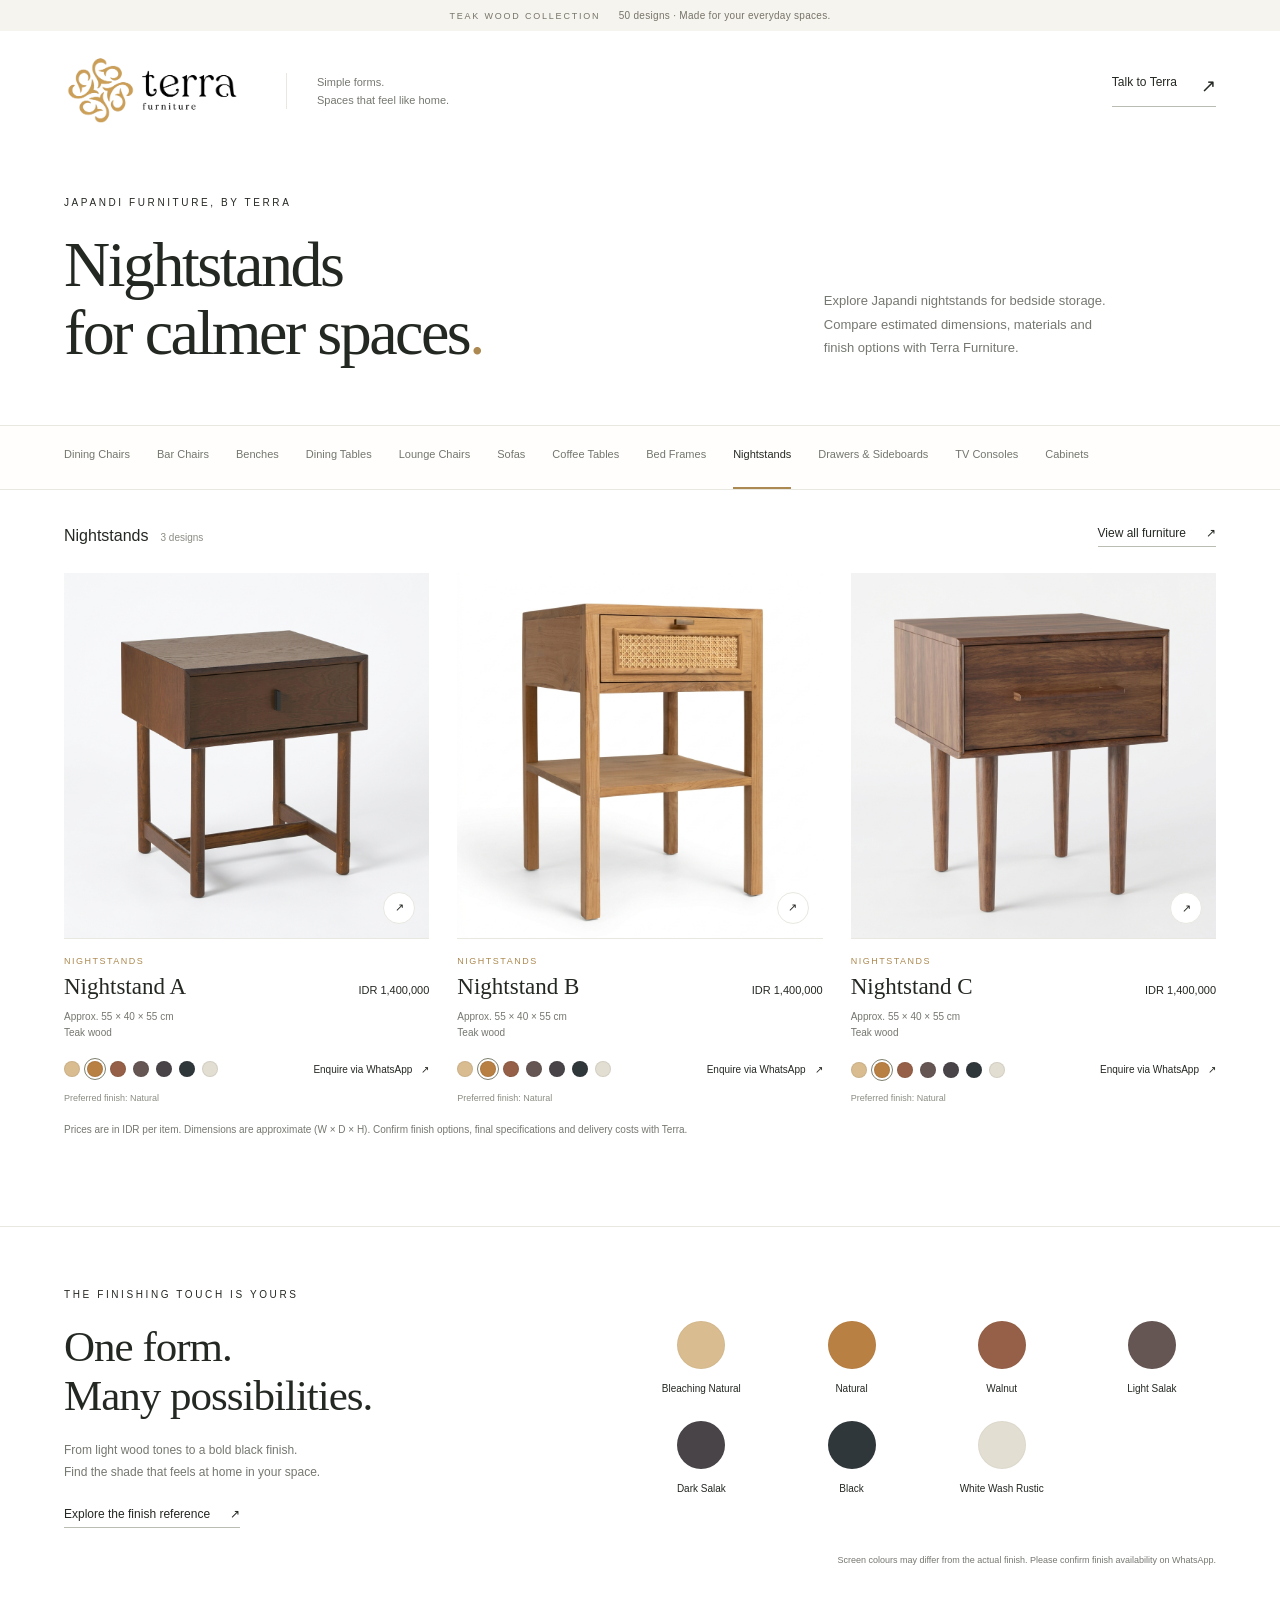
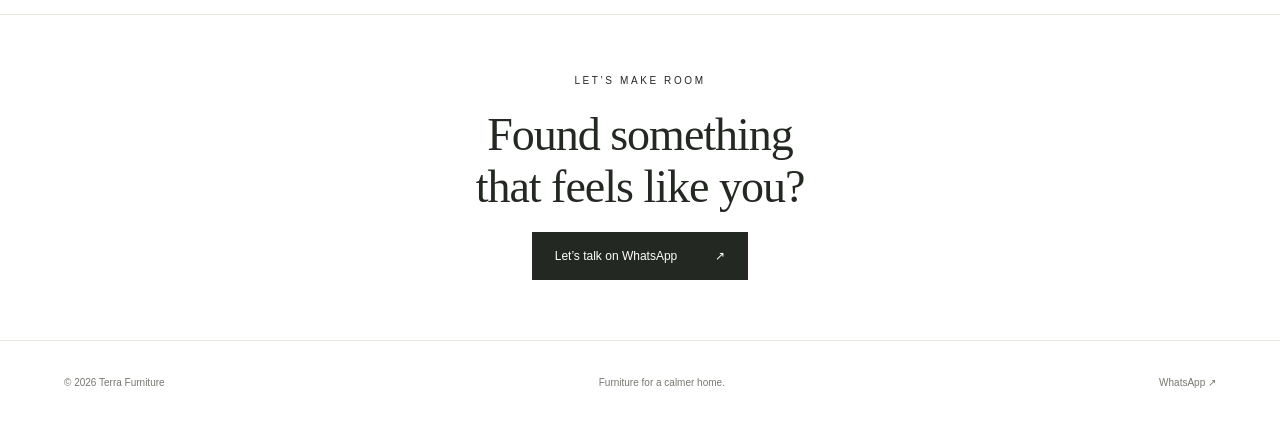
<file: nightstand/index.html>
<!doctype html>
<html lang="en"><head>
<meta charset="utf-8"><meta name="viewport" content="width=device-width,initial-scale=1">
<title>Japandi Nightstands | Terra Furniture</title><meta name="description" content="Explore Japandi nightstands for bedside storage. Compare estimated dimensions, materials and finish options with Terra Furniture.">
<link rel="canonical" href="https://terra-furniture-japandi.glossy-puppy-9639.chatgpt.site/nightstand/"><meta name="robots" content="index,follow,max-image-preview:large">
<meta name="theme-color" content="#ffffff">
<meta property="og:type" content="website"><meta property="og:site_name" content="Terra Furniture"><meta property="og:locale" content="en_US">
<meta property="og:title" content="Japandi Nightstands | Terra Furniture"><meta property="og:description" content="Explore Japandi nightstands for bedside storage. Compare estimated dimensions, materials and finish options with Terra Furniture."><meta property="og:url" content="https://terra-furniture-japandi.glossy-puppy-9639.chatgpt.site/nightstand/">
<meta property="og:image" content="https://terra-furniture-japandi.glossy-puppy-9639.chatgpt.site/assets/cabinet-a.jpg"><meta property="og:image:width" content="1024"><meta property="og:image:height" content="1024"><meta property="og:image:alt" content="Terra Furniture wooden cabinet with vertical slatted details">
<meta name="twitter:card" content="summary_large_image"><meta name="twitter:title" content="Japandi Nightstands | Terra Furniture"><meta name="twitter:description" content="Explore Japandi nightstands for bedside storage. Compare estimated dimensions, materials and finish options with Terra Furniture."><meta name="twitter:image" content="https://terra-furniture-japandi.glossy-puppy-9639.chatgpt.site/assets/cabinet-a.jpg"><meta name="twitter:image:alt" content="Terra Furniture wooden cabinet with vertical slatted details">
<link rel="icon" href="../assets/favicon.svg" type="image/svg+xml"><link rel="stylesheet" href="../styles.css">
<script type="application/ld+json">{"@context":"https://schema.org","@graph":[{"@type":"Organization","@id":"https://terra-furniture-japandi.glossy-puppy-9639.chatgpt.site/#organization","name":"Terra Furniture","url":"https://terra-furniture-japandi.glossy-puppy-9639.chatgpt.site/","logo":"https://terra-furniture-japandi.glossy-puppy-9639.chatgpt.site/assets/terra-logo.png"},{"@type":"WebSite","@id":"https://terra-furniture-japandi.glossy-puppy-9639.chatgpt.site/#website","url":"https://terra-furniture-japandi.glossy-puppy-9639.chatgpt.site/","name":"Terra Furniture","inLanguage":"en","publisher":{"@id":"https://terra-furniture-japandi.glossy-puppy-9639.chatgpt.site/#organization"}},{"@type":"CollectionPage","@id":"https://terra-furniture-japandi.glossy-puppy-9639.chatgpt.site/nightstand/#page","url":"https://terra-furniture-japandi.glossy-puppy-9639.chatgpt.site/nightstand/","name":"Japandi Nightstands | Terra Furniture","description":"Explore Japandi nightstands for bedside storage. Compare estimated dimensions, materials and finish options with Terra Furniture.","inLanguage":"en","isPartOf":{"@id":"https://terra-furniture-japandi.glossy-puppy-9639.chatgpt.site/#website"},"about":{"@type":"Thing","name":"Japandi Nightstands"}},{"@type":"BreadcrumbList","itemListElement":[{"@type":"ListItem","position":1,"name":"All furniture","item":"https://terra-furniture-japandi.glossy-puppy-9639.chatgpt.site/"},{"@type":"ListItem","position":2,"name":"Nightstands","item":"https://terra-furniture-japandi.glossy-puppy-9639.chatgpt.site/nightstand/"}]}]}</script>
<script src="../products.js" defer></script><script src="../catalog-view.js" defer></script><script src="../app.js" defer></script>
</head><body data-root="../" data-category="nightstand">
<a class="skip-link" href="#collection">Skip to collection</a>
<div class="preview-note">TEAK WOOD COLLECTION <span>50 designs · Made for your everyday spaces.</span></div>
<header class="header shell"><a class="brand" href="../" aria-label="Terra Furniture — all furniture"><svg viewBox="85 510 920 380" role="img" aria-label="Terra Furniture"><image href="../assets/terra-logo.png" width="1080" height="1350"/></svg></a><p class="brand-note">Simple forms.<br>Spaces that feel like home.</p><a class="header-contact" href="https://wa.me/6285121540054" target="_blank" rel="noopener noreferrer">Talk to Terra <span aria-hidden="true">↗</span></a></header>
<main><section class="intro shell" aria-labelledby="page-title"><div><p class="eyebrow">JAPANDI FURNITURE, BY TERRA</p><h1 id="page-title">Nightstands<br>for calmer spaces<span>.</span></h1></div><p class="intro-copy">Explore Japandi nightstands for bedside storage. Compare estimated dimensions, materials and finish options with Terra Furniture.</p></section>
<div class="category-wrap"><nav class="categories shell" aria-label="Furniture categories"><a class="category-button" href="../dining-chair/">Dining Chairs</a><a class="category-button" href="../bar-chair/">Bar Chairs</a><a class="category-button" href="../bench/">Benches</a><a class="category-button" href="../dining-table/">Dining Tables</a><a class="category-button" href="../lazy-chair/">Lounge Chairs</a><a class="category-button" href="../sofa/">Sofas</a><a class="category-button" href="../coffee-table/">Coffee Tables</a><a class="category-button" href="../bed-frame/">Bed Frames</a><a class="category-button" href="../nightstand/" aria-current="page">Nightstands</a><a class="category-button" href="../drawer/">Drawers &amp; Sideboards</a><a class="category-button" href="../buffet-tv/">TV Consoles</a><a class="category-button" href="../cabinet/">Cabinets</a></nav></div>
<section class="collection shell" id="collection" aria-labelledby="collection-title"><div class="collection-heading"><div><h2 id="collection-title">Nightstands</h2><span id="product-count">3 designs</span></div><a class="text-button" href="../">View all furniture <span aria-hidden="true">↗</span></a></div>
<div id="product-grid" class="product-grid"><article class="product-card" id="nightstand-a" data-card="nightstand-a">
  <button class="product-image-button" data-open="nightstand-a" aria-label="View Nightstand A details"><img src="../assets/nightstand-a.jpg" alt="Nightstand A — Terra Furniture product photo" loading="eager" decoding="async" width="1024" height="1024"><span class="view-label" aria-hidden="true">↗</span></button>
  <div class="product-info"><p class="product-category">Nightstands</p><div class="product-name-row"><h3><button data-open="nightstand-a">Nightstand A</button></h3><span class="product-price">IDR 1,400,000</span></div><p class="product-meta">Approx. 55 × 40 × 55 cm<br>Teak wood</p><div class="card-bottom"><div class="swatches" role="group" aria-label="Finish options for Nightstand A"><button class="swatch" style="--swatch:#d9bd91" title="Bleaching Natural" aria-label="Bleaching Natural" aria-pressed="false" data-product="nightstand-a" data-finish="bleaching" data-context="card"></button><button class="swatch" style="--swatch:#b98043" title="Natural" aria-label="Natural" aria-pressed="true" data-product="nightstand-a" data-finish="natural" data-context="card"></button><button class="swatch" style="--swatch:#956047" title="Walnut" aria-label="Walnut" aria-pressed="false" data-product="nightstand-a" data-finish="walnut" data-context="card"></button><button class="swatch" style="--swatch:#655653" title="Light Salak" aria-label="Light Salak" aria-pressed="false" data-product="nightstand-a" data-finish="salak-muda" data-context="card"></button><button class="swatch" style="--swatch:#494448" title="Dark Salak" aria-label="Dark Salak" aria-pressed="false" data-product="nightstand-a" data-finish="salak-tua" data-context="card"></button><button class="swatch" style="--swatch:#30373b" title="Black" aria-label="Black" aria-pressed="false" data-product="nightstand-a" data-finish="black" data-context="card"></button><button class="swatch" style="--swatch:#e3ded2" title="White Wash Rustic" aria-label="White Wash Rustic" aria-pressed="false" data-product="nightstand-a" data-finish="white-wash" data-context="card"></button></div><a class="card-whatsapp" data-wa="nightstand-a" href="https://wa.me/6285121540054?text=Hello%20Terra%20Furniture%2C%20I%20am%20interested%20in%20the%20Nightstand%20A.%0APreferred%20finish%3A%20Natural.%0AApproximate%20dimensions%20(W%20%C3%97%20D%20%C3%97%20H)%3A%2055%20%C3%97%2040%20%C3%97%2055%20cm.%0APlease%20confirm%20the%20final%20price%2C%20availability%20and%20delivery%20cost." target="_blank" rel="noopener noreferrer">Enquire via WhatsApp <span aria-hidden="true">↗</span></a></div><p class="selection-label" data-selection="nightstand-a">Preferred finish: Natural</p></div></article>
<article class="product-card" id="nightstand-b" data-card="nightstand-b">
  <button class="product-image-button" data-open="nightstand-b" aria-label="View Nightstand B details"><img src="../assets/nightstand-b.jpg" alt="Nightstand B — Terra Furniture product photo" loading="eager" decoding="async" width="1024" height="1024"><span class="view-label" aria-hidden="true">↗</span></button>
  <div class="product-info"><p class="product-category">Nightstands</p><div class="product-name-row"><h3><button data-open="nightstand-b">Nightstand B</button></h3><span class="product-price">IDR 1,400,000</span></div><p class="product-meta">Approx. 55 × 40 × 55 cm<br>Teak wood</p><div class="card-bottom"><div class="swatches" role="group" aria-label="Finish options for Nightstand B"><button class="swatch" style="--swatch:#d9bd91" title="Bleaching Natural" aria-label="Bleaching Natural" aria-pressed="false" data-product="nightstand-b" data-finish="bleaching" data-context="card"></button><button class="swatch" style="--swatch:#b98043" title="Natural" aria-label="Natural" aria-pressed="true" data-product="nightstand-b" data-finish="natural" data-context="card"></button><button class="swatch" style="--swatch:#956047" title="Walnut" aria-label="Walnut" aria-pressed="false" data-product="nightstand-b" data-finish="walnut" data-context="card"></button><button class="swatch" style="--swatch:#655653" title="Light Salak" aria-label="Light Salak" aria-pressed="false" data-product="nightstand-b" data-finish="salak-muda" data-context="card"></button><button class="swatch" style="--swatch:#494448" title="Dark Salak" aria-label="Dark Salak" aria-pressed="false" data-product="nightstand-b" data-finish="salak-tua" data-context="card"></button><button class="swatch" style="--swatch:#30373b" title="Black" aria-label="Black" aria-pressed="false" data-product="nightstand-b" data-finish="black" data-context="card"></button><button class="swatch" style="--swatch:#e3ded2" title="White Wash Rustic" aria-label="White Wash Rustic" aria-pressed="false" data-product="nightstand-b" data-finish="white-wash" data-context="card"></button></div><a class="card-whatsapp" data-wa="nightstand-b" href="https://wa.me/6285121540054?text=Hello%20Terra%20Furniture%2C%20I%20am%20interested%20in%20the%20Nightstand%20B.%0APreferred%20finish%3A%20Natural.%0AApproximate%20dimensions%20(W%20%C3%97%20D%20%C3%97%20H)%3A%2055%20%C3%97%2040%20%C3%97%2055%20cm.%0APlease%20confirm%20the%20final%20price%2C%20availability%20and%20delivery%20cost." target="_blank" rel="noopener noreferrer">Enquire via WhatsApp <span aria-hidden="true">↗</span></a></div><p class="selection-label" data-selection="nightstand-b">Preferred finish: Natural</p></div></article>
<article class="product-card" id="nightstand-c" data-card="nightstand-c">
  <button class="product-image-button" data-open="nightstand-c" aria-label="View Nightstand C details"><img src="../assets/nightstand-c.jpg" alt="Nightstand C — Terra Furniture product photo" loading="eager" decoding="async" width="1024" height="1024"><span class="view-label" aria-hidden="true">↗</span></button>
  <div class="product-info"><p class="product-category">Nightstands</p><div class="product-name-row"><h3><button data-open="nightstand-c">Nightstand C</button></h3><span class="product-price">IDR 1,400,000</span></div><p class="product-meta">Approx. 55 × 40 × 55 cm<br>Teak wood</p><div class="card-bottom"><div class="swatches" role="group" aria-label="Finish options for Nightstand C"><button class="swatch" style="--swatch:#d9bd91" title="Bleaching Natural" aria-label="Bleaching Natural" aria-pressed="false" data-product="nightstand-c" data-finish="bleaching" data-context="card"></button><button class="swatch" style="--swatch:#b98043" title="Natural" aria-label="Natural" aria-pressed="true" data-product="nightstand-c" data-finish="natural" data-context="card"></button><button class="swatch" style="--swatch:#956047" title="Walnut" aria-label="Walnut" aria-pressed="false" data-product="nightstand-c" data-finish="walnut" data-context="card"></button><button class="swatch" style="--swatch:#655653" title="Light Salak" aria-label="Light Salak" aria-pressed="false" data-product="nightstand-c" data-finish="salak-muda" data-context="card"></button><button class="swatch" style="--swatch:#494448" title="Dark Salak" aria-label="Dark Salak" aria-pressed="false" data-product="nightstand-c" data-finish="salak-tua" data-context="card"></button><button class="swatch" style="--swatch:#30373b" title="Black" aria-label="Black" aria-pressed="false" data-product="nightstand-c" data-finish="black" data-context="card"></button><button class="swatch" style="--swatch:#e3ded2" title="White Wash Rustic" aria-label="White Wash Rustic" aria-pressed="false" data-product="nightstand-c" data-finish="white-wash" data-context="card"></button></div><a class="card-whatsapp" data-wa="nightstand-c" href="https://wa.me/6285121540054?text=Hello%20Terra%20Furniture%2C%20I%20am%20interested%20in%20the%20Nightstand%20C.%0APreferred%20finish%3A%20Natural.%0AApproximate%20dimensions%20(W%20%C3%97%20D%20%C3%97%20H)%3A%2055%20%C3%97%2040%20%C3%97%2055%20cm.%0APlease%20confirm%20the%20final%20price%2C%20availability%20and%20delivery%20cost." target="_blank" rel="noopener noreferrer">Enquire via WhatsApp <span aria-hidden="true">↗</span></a></div><p class="selection-label" data-selection="nightstand-c">Preferred finish: Natural</p></div></article></div>
<p class="detail-note">Prices are in IDR per item. Dimensions are approximate (W × D × H). Confirm finish options, final specifications and delivery costs with Terra.</p>
<noscript><p class="detail-note">Browse the catalogue and enquire directly using the WhatsApp links. Enable JavaScript to open product details and select finishes.</p></noscript>
</section>
<section class="finish-section shell" aria-labelledby="finish-heading"><div><p class="eyebrow">THE FINISHING TOUCH IS YOURS</p><h2 id="finish-heading">One form.<br>Many possibilities.</h2><p>From light wood tones to a bold black finish.<br>Find the shade that feels at home in your space.</p><button id="open-finishes" class="text-button">Explore the finish reference <span aria-hidden="true">↗</span></button></div><div class="finish-palette" id="finish-palette"><div class="finish-chip"><i style="--swatch:#d9bd91" aria-hidden="true"></i><span>Bleaching Natural</span></div><div class="finish-chip"><i style="--swatch:#b98043" aria-hidden="true"></i><span>Natural</span></div><div class="finish-chip"><i style="--swatch:#956047" aria-hidden="true"></i><span>Walnut</span></div><div class="finish-chip"><i style="--swatch:#655653" aria-hidden="true"></i><span>Light Salak</span></div><div class="finish-chip"><i style="--swatch:#494448" aria-hidden="true"></i><span>Dark Salak</span></div><div class="finish-chip"><i style="--swatch:#30373b" aria-hidden="true"></i><span>Black</span></div><div class="finish-chip"><i style="--swatch:#e3ded2" aria-hidden="true"></i><span>White Wash Rustic</span></div></div><p class="finish-disclaimer">Screen colours may differ from the actual finish. Please confirm finish availability on WhatsApp.</p></section>
<section class="contact-section shell"><p class="eyebrow">LET’S MAKE ROOM</p><h2>Found something<br>that feels like you?</h2><a class="primary-button" href="https://wa.me/6285121540054" target="_blank" rel="noopener noreferrer">Let’s talk on WhatsApp <span aria-hidden="true">↗</span></a></section>
</main><footer class="shell"><span>© <span id="year">2026</span> Terra Furniture</span><span>Furniture for a calmer home.</span><a href="https://wa.me/6285121540054" target="_blank" rel="noopener noreferrer">WhatsApp ↗</a></footer>
<dialog id="product-dialog" aria-labelledby="detail-name"><button class="dialog-close" aria-label="Close product details">×</button><div id="product-detail"></div></dialog>
<dialog id="finish-dialog" aria-labelledby="finish-dialog-title"><button class="dialog-close" aria-label="Close finish reference">×</button><h2 id="finish-dialog-title">Finish reference</h2><img src="../assets/finishing-reference.png" alt="Original Terra Furniture reference showing seven wood finishes" width="1080" height="914" loading="lazy"><p>Original finish reference supplied by Terra. Light Salak is labelled “Salak Muda” and Dark Salak is labelled “Salak Tua” in the reference. Screen colours and natural wood grain may vary.</p></dialog>
<div class="sr-only" aria-live="polite" id="announcer"></div></body></html>
</file>
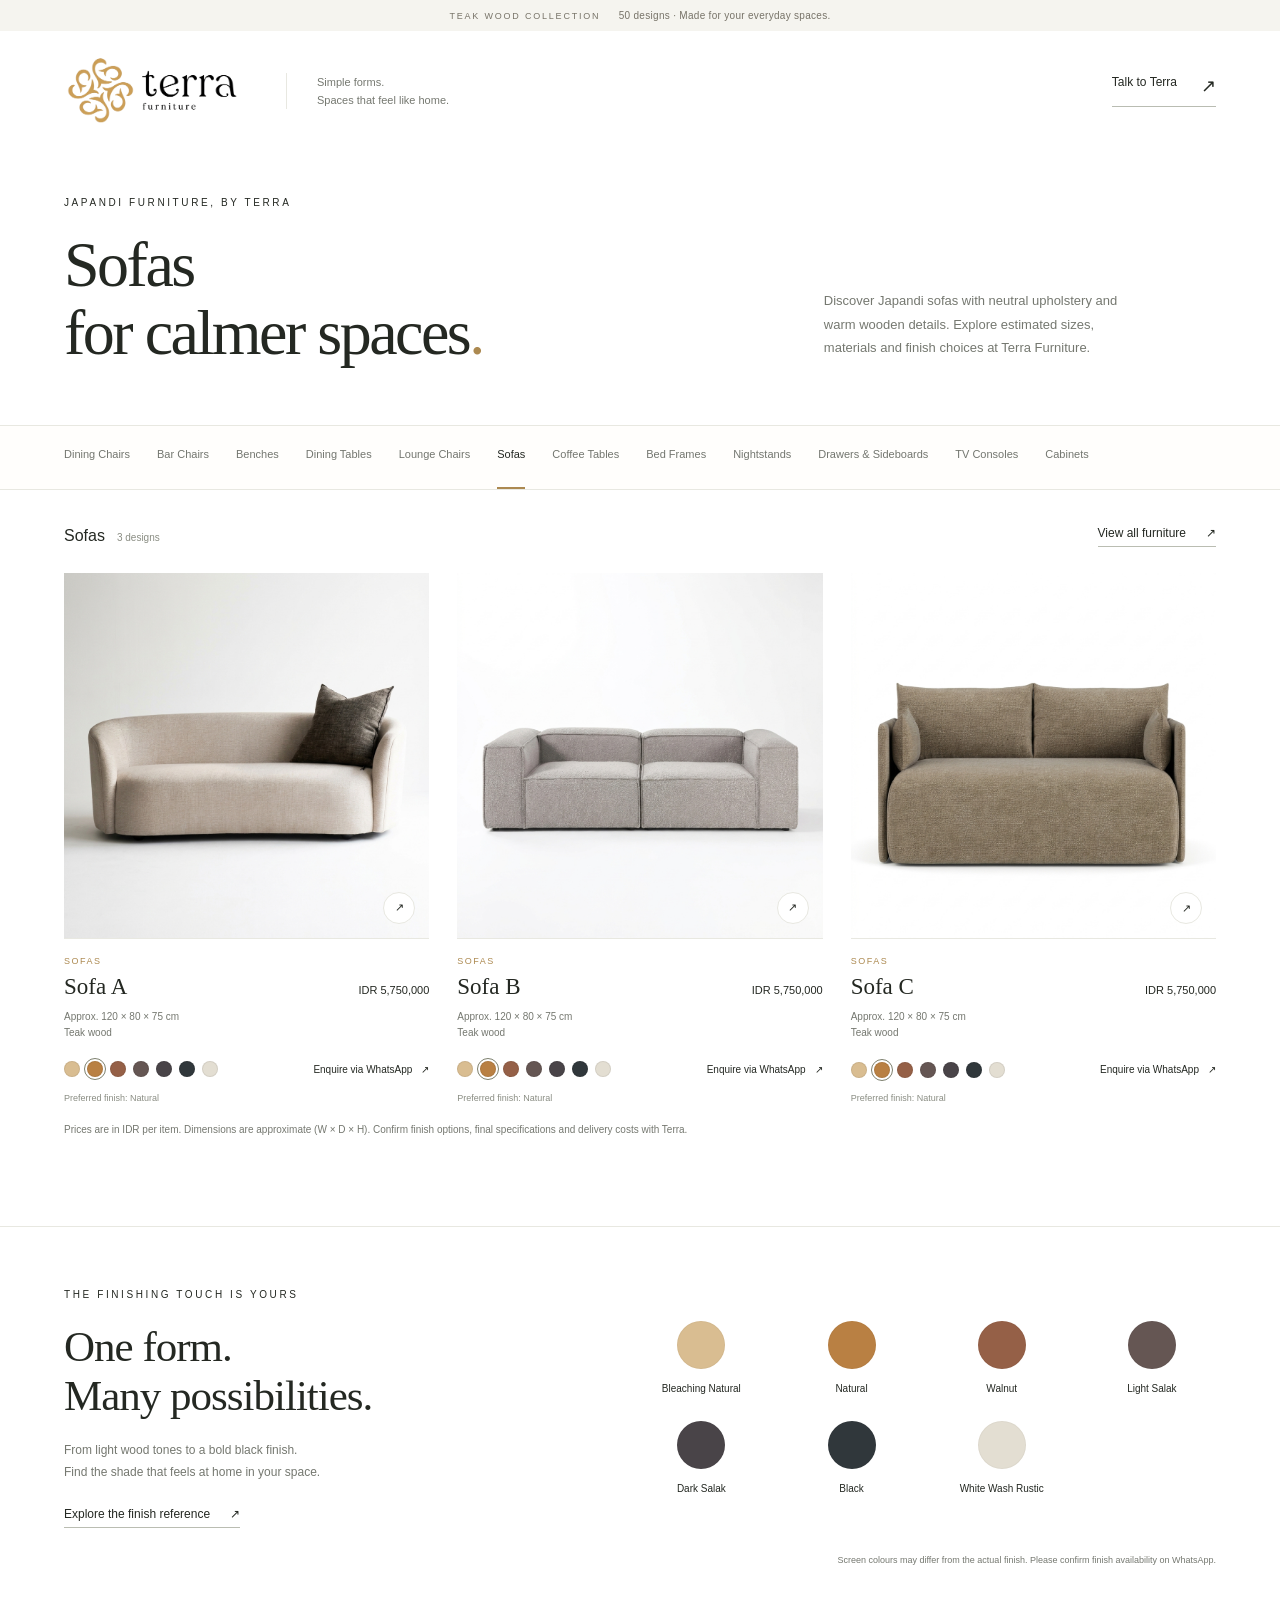
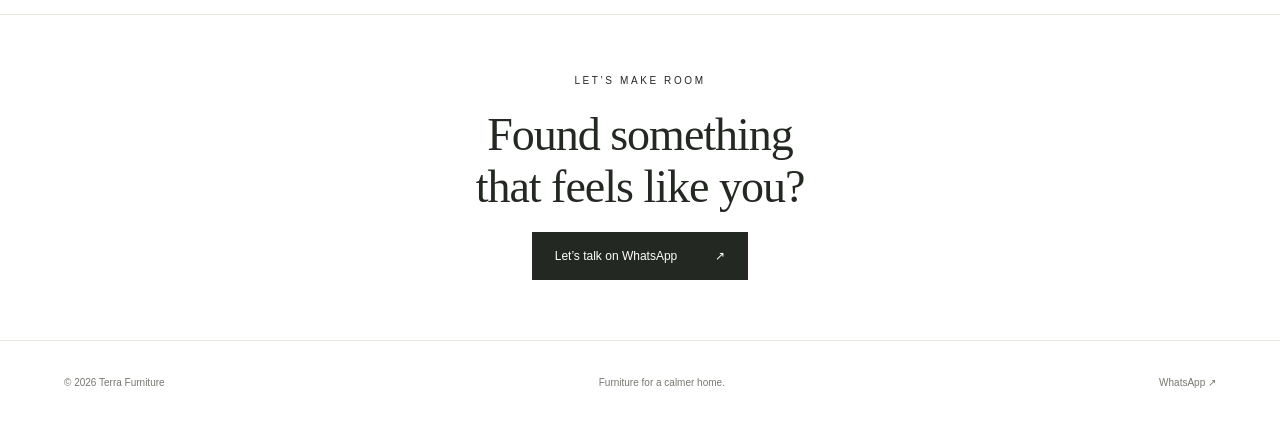
<file: sofa/index.html>
<!doctype html>
<html lang="en"><head>
<meta charset="utf-8"><meta name="viewport" content="width=device-width,initial-scale=1">
<title>Japandi Sofas | Terra Furniture</title><meta name="description" content="Discover Japandi sofas with neutral upholstery and warm wooden details. Explore estimated sizes, materials and finish choices at Terra Furniture.">
<link rel="canonical" href="https://terra-furniture-japandi.glossy-puppy-9639.chatgpt.site/sofa/"><meta name="robots" content="index,follow,max-image-preview:large">
<meta name="theme-color" content="#ffffff">
<meta property="og:type" content="website"><meta property="og:site_name" content="Terra Furniture"><meta property="og:locale" content="en_US">
<meta property="og:title" content="Japandi Sofas | Terra Furniture"><meta property="og:description" content="Discover Japandi sofas with neutral upholstery and warm wooden details. Explore estimated sizes, materials and finish choices at Terra Furniture."><meta property="og:url" content="https://terra-furniture-japandi.glossy-puppy-9639.chatgpt.site/sofa/">
<meta property="og:image" content="https://terra-furniture-japandi.glossy-puppy-9639.chatgpt.site/assets/cabinet-a.jpg"><meta property="og:image:width" content="1024"><meta property="og:image:height" content="1024"><meta property="og:image:alt" content="Terra Furniture wooden cabinet with vertical slatted details">
<meta name="twitter:card" content="summary_large_image"><meta name="twitter:title" content="Japandi Sofas | Terra Furniture"><meta name="twitter:description" content="Discover Japandi sofas with neutral upholstery and warm wooden details. Explore estimated sizes, materials and finish choices at Terra Furniture."><meta name="twitter:image" content="https://terra-furniture-japandi.glossy-puppy-9639.chatgpt.site/assets/cabinet-a.jpg"><meta name="twitter:image:alt" content="Terra Furniture wooden cabinet with vertical slatted details">
<link rel="icon" href="../assets/favicon.svg" type="image/svg+xml"><link rel="stylesheet" href="../styles.css">
<script type="application/ld+json">{"@context":"https://schema.org","@graph":[{"@type":"Organization","@id":"https://terra-furniture-japandi.glossy-puppy-9639.chatgpt.site/#organization","name":"Terra Furniture","url":"https://terra-furniture-japandi.glossy-puppy-9639.chatgpt.site/","logo":"https://terra-furniture-japandi.glossy-puppy-9639.chatgpt.site/assets/terra-logo.png"},{"@type":"WebSite","@id":"https://terra-furniture-japandi.glossy-puppy-9639.chatgpt.site/#website","url":"https://terra-furniture-japandi.glossy-puppy-9639.chatgpt.site/","name":"Terra Furniture","inLanguage":"en","publisher":{"@id":"https://terra-furniture-japandi.glossy-puppy-9639.chatgpt.site/#organization"}},{"@type":"CollectionPage","@id":"https://terra-furniture-japandi.glossy-puppy-9639.chatgpt.site/sofa/#page","url":"https://terra-furniture-japandi.glossy-puppy-9639.chatgpt.site/sofa/","name":"Japandi Sofas | Terra Furniture","description":"Discover Japandi sofas with neutral upholstery and warm wooden details. Explore estimated sizes, materials and finish choices at Terra Furniture.","inLanguage":"en","isPartOf":{"@id":"https://terra-furniture-japandi.glossy-puppy-9639.chatgpt.site/#website"},"about":{"@type":"Thing","name":"Japandi Sofas"}},{"@type":"BreadcrumbList","itemListElement":[{"@type":"ListItem","position":1,"name":"All furniture","item":"https://terra-furniture-japandi.glossy-puppy-9639.chatgpt.site/"},{"@type":"ListItem","position":2,"name":"Sofas","item":"https://terra-furniture-japandi.glossy-puppy-9639.chatgpt.site/sofa/"}]}]}</script>
<script src="../products.js" defer></script><script src="../catalog-view.js" defer></script><script src="../app.js" defer></script>
</head><body data-root="../" data-category="sofa">
<a class="skip-link" href="#collection">Skip to collection</a>
<div class="preview-note">TEAK WOOD COLLECTION <span>50 designs · Made for your everyday spaces.</span></div>
<header class="header shell"><a class="brand" href="../" aria-label="Terra Furniture — all furniture"><svg viewBox="85 510 920 380" role="img" aria-label="Terra Furniture"><image href="../assets/terra-logo.png" width="1080" height="1350"/></svg></a><p class="brand-note">Simple forms.<br>Spaces that feel like home.</p><a class="header-contact" href="https://wa.me/6285121540054" target="_blank" rel="noopener noreferrer">Talk to Terra <span aria-hidden="true">↗</span></a></header>
<main><section class="intro shell" aria-labelledby="page-title"><div><p class="eyebrow">JAPANDI FURNITURE, BY TERRA</p><h1 id="page-title">Sofas<br>for calmer spaces<span>.</span></h1></div><p class="intro-copy">Discover Japandi sofas with neutral upholstery and warm wooden details. Explore estimated sizes, materials and finish choices at Terra Furniture.</p></section>
<div class="category-wrap"><nav class="categories shell" aria-label="Furniture categories"><a class="category-button" href="../dining-chair/">Dining Chairs</a><a class="category-button" href="../bar-chair/">Bar Chairs</a><a class="category-button" href="../bench/">Benches</a><a class="category-button" href="../dining-table/">Dining Tables</a><a class="category-button" href="../lazy-chair/">Lounge Chairs</a><a class="category-button" href="../sofa/" aria-current="page">Sofas</a><a class="category-button" href="../coffee-table/">Coffee Tables</a><a class="category-button" href="../bed-frame/">Bed Frames</a><a class="category-button" href="../nightstand/">Nightstands</a><a class="category-button" href="../drawer/">Drawers &amp; Sideboards</a><a class="category-button" href="../buffet-tv/">TV Consoles</a><a class="category-button" href="../cabinet/">Cabinets</a></nav></div>
<section class="collection shell" id="collection" aria-labelledby="collection-title"><div class="collection-heading"><div><h2 id="collection-title">Sofas</h2><span id="product-count">3 designs</span></div><a class="text-button" href="../">View all furniture <span aria-hidden="true">↗</span></a></div>
<div id="product-grid" class="product-grid"><article class="product-card" id="sofa-a" data-card="sofa-a">
  <button class="product-image-button" data-open="sofa-a" aria-label="View Sofa A details"><img src="../assets/sofa-a.jpg" alt="Sofa A — Terra Furniture product photo" loading="eager" decoding="async" width="1024" height="1024"><span class="view-label" aria-hidden="true">↗</span></button>
  <div class="product-info"><p class="product-category">Sofas</p><div class="product-name-row"><h3><button data-open="sofa-a">Sofa A</button></h3><span class="product-price">IDR 5,750,000</span></div><p class="product-meta">Approx. 120 × 80 × 75 cm<br>Teak wood</p><div class="card-bottom"><div class="swatches" role="group" aria-label="Finish options for Sofa A"><button class="swatch" style="--swatch:#d9bd91" title="Bleaching Natural" aria-label="Bleaching Natural" aria-pressed="false" data-product="sofa-a" data-finish="bleaching" data-context="card"></button><button class="swatch" style="--swatch:#b98043" title="Natural" aria-label="Natural" aria-pressed="true" data-product="sofa-a" data-finish="natural" data-context="card"></button><button class="swatch" style="--swatch:#956047" title="Walnut" aria-label="Walnut" aria-pressed="false" data-product="sofa-a" data-finish="walnut" data-context="card"></button><button class="swatch" style="--swatch:#655653" title="Light Salak" aria-label="Light Salak" aria-pressed="false" data-product="sofa-a" data-finish="salak-muda" data-context="card"></button><button class="swatch" style="--swatch:#494448" title="Dark Salak" aria-label="Dark Salak" aria-pressed="false" data-product="sofa-a" data-finish="salak-tua" data-context="card"></button><button class="swatch" style="--swatch:#30373b" title="Black" aria-label="Black" aria-pressed="false" data-product="sofa-a" data-finish="black" data-context="card"></button><button class="swatch" style="--swatch:#e3ded2" title="White Wash Rustic" aria-label="White Wash Rustic" aria-pressed="false" data-product="sofa-a" data-finish="white-wash" data-context="card"></button></div><a class="card-whatsapp" data-wa="sofa-a" href="https://wa.me/6285121540054?text=Hello%20Terra%20Furniture%2C%20I%20am%20interested%20in%20the%20Sofa%20A.%0APreferred%20finish%3A%20Natural.%0AApproximate%20dimensions%20(W%20%C3%97%20D%20%C3%97%20H)%3A%20120%20%C3%97%2080%20%C3%97%2075%20cm.%0APlease%20confirm%20the%20final%20price%2C%20availability%20and%20delivery%20cost." target="_blank" rel="noopener noreferrer">Enquire via WhatsApp <span aria-hidden="true">↗</span></a></div><p class="selection-label" data-selection="sofa-a">Preferred finish: Natural</p></div></article>
<article class="product-card" id="sofa-b" data-card="sofa-b">
  <button class="product-image-button" data-open="sofa-b" aria-label="View Sofa B details"><img src="../assets/sofa-b.jpg" alt="Sofa B — Terra Furniture product photo" loading="eager" decoding="async" width="1024" height="1024"><span class="view-label" aria-hidden="true">↗</span></button>
  <div class="product-info"><p class="product-category">Sofas</p><div class="product-name-row"><h3><button data-open="sofa-b">Sofa B</button></h3><span class="product-price">IDR 5,750,000</span></div><p class="product-meta">Approx. 120 × 80 × 75 cm<br>Teak wood</p><div class="card-bottom"><div class="swatches" role="group" aria-label="Finish options for Sofa B"><button class="swatch" style="--swatch:#d9bd91" title="Bleaching Natural" aria-label="Bleaching Natural" aria-pressed="false" data-product="sofa-b" data-finish="bleaching" data-context="card"></button><button class="swatch" style="--swatch:#b98043" title="Natural" aria-label="Natural" aria-pressed="true" data-product="sofa-b" data-finish="natural" data-context="card"></button><button class="swatch" style="--swatch:#956047" title="Walnut" aria-label="Walnut" aria-pressed="false" data-product="sofa-b" data-finish="walnut" data-context="card"></button><button class="swatch" style="--swatch:#655653" title="Light Salak" aria-label="Light Salak" aria-pressed="false" data-product="sofa-b" data-finish="salak-muda" data-context="card"></button><button class="swatch" style="--swatch:#494448" title="Dark Salak" aria-label="Dark Salak" aria-pressed="false" data-product="sofa-b" data-finish="salak-tua" data-context="card"></button><button class="swatch" style="--swatch:#30373b" title="Black" aria-label="Black" aria-pressed="false" data-product="sofa-b" data-finish="black" data-context="card"></button><button class="swatch" style="--swatch:#e3ded2" title="White Wash Rustic" aria-label="White Wash Rustic" aria-pressed="false" data-product="sofa-b" data-finish="white-wash" data-context="card"></button></div><a class="card-whatsapp" data-wa="sofa-b" href="https://wa.me/6285121540054?text=Hello%20Terra%20Furniture%2C%20I%20am%20interested%20in%20the%20Sofa%20B.%0APreferred%20finish%3A%20Natural.%0AApproximate%20dimensions%20(W%20%C3%97%20D%20%C3%97%20H)%3A%20120%20%C3%97%2080%20%C3%97%2075%20cm.%0APlease%20confirm%20the%20final%20price%2C%20availability%20and%20delivery%20cost." target="_blank" rel="noopener noreferrer">Enquire via WhatsApp <span aria-hidden="true">↗</span></a></div><p class="selection-label" data-selection="sofa-b">Preferred finish: Natural</p></div></article>
<article class="product-card" id="sofa-c" data-card="sofa-c">
  <button class="product-image-button" data-open="sofa-c" aria-label="View Sofa C details"><img src="../assets/sofa-c.jpg" alt="Sofa C — Terra Furniture product photo" loading="eager" decoding="async" width="1024" height="1024"><span class="view-label" aria-hidden="true">↗</span></button>
  <div class="product-info"><p class="product-category">Sofas</p><div class="product-name-row"><h3><button data-open="sofa-c">Sofa C</button></h3><span class="product-price">IDR 5,750,000</span></div><p class="product-meta">Approx. 120 × 80 × 75 cm<br>Teak wood</p><div class="card-bottom"><div class="swatches" role="group" aria-label="Finish options for Sofa C"><button class="swatch" style="--swatch:#d9bd91" title="Bleaching Natural" aria-label="Bleaching Natural" aria-pressed="false" data-product="sofa-c" data-finish="bleaching" data-context="card"></button><button class="swatch" style="--swatch:#b98043" title="Natural" aria-label="Natural" aria-pressed="true" data-product="sofa-c" data-finish="natural" data-context="card"></button><button class="swatch" style="--swatch:#956047" title="Walnut" aria-label="Walnut" aria-pressed="false" data-product="sofa-c" data-finish="walnut" data-context="card"></button><button class="swatch" style="--swatch:#655653" title="Light Salak" aria-label="Light Salak" aria-pressed="false" data-product="sofa-c" data-finish="salak-muda" data-context="card"></button><button class="swatch" style="--swatch:#494448" title="Dark Salak" aria-label="Dark Salak" aria-pressed="false" data-product="sofa-c" data-finish="salak-tua" data-context="card"></button><button class="swatch" style="--swatch:#30373b" title="Black" aria-label="Black" aria-pressed="false" data-product="sofa-c" data-finish="black" data-context="card"></button><button class="swatch" style="--swatch:#e3ded2" title="White Wash Rustic" aria-label="White Wash Rustic" aria-pressed="false" data-product="sofa-c" data-finish="white-wash" data-context="card"></button></div><a class="card-whatsapp" data-wa="sofa-c" href="https://wa.me/6285121540054?text=Hello%20Terra%20Furniture%2C%20I%20am%20interested%20in%20the%20Sofa%20C.%0APreferred%20finish%3A%20Natural.%0AApproximate%20dimensions%20(W%20%C3%97%20D%20%C3%97%20H)%3A%20120%20%C3%97%2080%20%C3%97%2075%20cm.%0APlease%20confirm%20the%20final%20price%2C%20availability%20and%20delivery%20cost." target="_blank" rel="noopener noreferrer">Enquire via WhatsApp <span aria-hidden="true">↗</span></a></div><p class="selection-label" data-selection="sofa-c">Preferred finish: Natural</p></div></article></div>
<p class="detail-note">Prices are in IDR per item. Dimensions are approximate (W × D × H). Confirm finish options, final specifications and delivery costs with Terra.</p>
<noscript><p class="detail-note">Browse the catalogue and enquire directly using the WhatsApp links. Enable JavaScript to open product details and select finishes.</p></noscript>
</section>
<section class="finish-section shell" aria-labelledby="finish-heading"><div><p class="eyebrow">THE FINISHING TOUCH IS YOURS</p><h2 id="finish-heading">One form.<br>Many possibilities.</h2><p>From light wood tones to a bold black finish.<br>Find the shade that feels at home in your space.</p><button id="open-finishes" class="text-button">Explore the finish reference <span aria-hidden="true">↗</span></button></div><div class="finish-palette" id="finish-palette"><div class="finish-chip"><i style="--swatch:#d9bd91" aria-hidden="true"></i><span>Bleaching Natural</span></div><div class="finish-chip"><i style="--swatch:#b98043" aria-hidden="true"></i><span>Natural</span></div><div class="finish-chip"><i style="--swatch:#956047" aria-hidden="true"></i><span>Walnut</span></div><div class="finish-chip"><i style="--swatch:#655653" aria-hidden="true"></i><span>Light Salak</span></div><div class="finish-chip"><i style="--swatch:#494448" aria-hidden="true"></i><span>Dark Salak</span></div><div class="finish-chip"><i style="--swatch:#30373b" aria-hidden="true"></i><span>Black</span></div><div class="finish-chip"><i style="--swatch:#e3ded2" aria-hidden="true"></i><span>White Wash Rustic</span></div></div><p class="finish-disclaimer">Screen colours may differ from the actual finish. Please confirm finish availability on WhatsApp.</p></section>
<section class="contact-section shell"><p class="eyebrow">LET’S MAKE ROOM</p><h2>Found something<br>that feels like you?</h2><a class="primary-button" href="https://wa.me/6285121540054" target="_blank" rel="noopener noreferrer">Let’s talk on WhatsApp <span aria-hidden="true">↗</span></a></section>
</main><footer class="shell"><span>© <span id="year">2026</span> Terra Furniture</span><span>Furniture for a calmer home.</span><a href="https://wa.me/6285121540054" target="_blank" rel="noopener noreferrer">WhatsApp ↗</a></footer>
<dialog id="product-dialog" aria-labelledby="detail-name"><button class="dialog-close" aria-label="Close product details">×</button><div id="product-detail"></div></dialog>
<dialog id="finish-dialog" aria-labelledby="finish-dialog-title"><button class="dialog-close" aria-label="Close finish reference">×</button><h2 id="finish-dialog-title">Finish reference</h2><img src="../assets/finishing-reference.png" alt="Original Terra Furniture reference showing seven wood finishes" width="1080" height="914" loading="lazy"><p>Original finish reference supplied by Terra. Light Salak is labelled “Salak Muda” and Dark Salak is labelled “Salak Tua” in the reference. Screen colours and natural wood grain may vary.</p></dialog>
<div class="sr-only" aria-live="polite" id="announcer"></div></body></html>
</file>
<file: styles.css>
:root{--ink:#242822;--muted:#757870;--line:#e8e8e1;--gold:#ac8950;--soft:#f6f6f2;--serif:Georgia,'Times New Roman',serif}*{box-sizing:border-box}html{scroll-behavior:smooth;scroll-padding-top:85px}body{margin:0;color:var(--ink);background:#fff;font-family:Arial,Helvetica,sans-serif;font-size:14px;-webkit-font-smoothing:antialiased}button,a{-webkit-tap-highlight-color:transparent}button,input{font:inherit}button{cursor:pointer}a{color:inherit;text-decoration:none}button:focus-visible,a:focus-visible{outline:2px solid var(--gold);outline-offset:5px}button{color:inherit}button[hidden],[hidden]{display:none!important}.shell{max-width:1440px;padding-left:64px;padding-right:64px;margin:auto}.preview-note{background:#f5f4ef;text-align:center;font-size:9px;letter-spacing:1.8px;padding:10px 20px;color:#777368}.preview-note span{letter-spacing:.3px;margin-left:14px;font-size:10px}.header{height:120px;display:flex;align-items:center;gap:44px}.brand{display:block;width:178px;flex-shrink:0}.brand svg{display:block;width:100%;height:auto}.brand-note{font-size:11px;line-height:1.65;color:var(--muted);border-left:1px solid var(--line);padding-left:30px}.header-contact{margin-left:auto;font-size:12px;border-bottom:1px solid #b9bcb2;padding-bottom:9px;display:flex;gap:24px}.header-contact span{font-size:18px}.intro{padding-top:46px;padding-bottom:58px;display:flex;align-items:flex-end;justify-content:space-between}.eyebrow{font-size:10px;letter-spacing:2.6px;font-weight:500;margin:0 0 23px}.intro h1{font-family:var(--serif);font-weight:400;letter-spacing:-2.5px;font-size:64px;line-height:1.06;margin:0}.intro h1 span{color:var(--gold)}.intro-copy{color:var(--muted);font-size:13px;line-height:1.8;margin:0 8% 7px 30px}.category-wrap{position:sticky;top:0;background:#fffefcfa;backdrop-filter:blur(12px);z-index:5;border-top:1px solid var(--line);border-bottom:1px solid var(--line)}.categories{display:flex;gap:27px;overflow-x:auto;scrollbar-width:none;min-height:63px;align-items:stretch}.categories::-webkit-scrollbar{display:none}.category-button{flex-shrink:0;border:0;background:none;padding:22px 0;position:relative;font-size:11px;color:#73766f;white-space:nowrap}.category-button:hover,.category-button[aria-pressed=true]{color:var(--ink)}.category-button[aria-pressed=true]:after{content:'';position:absolute;bottom:0;left:0;right:0;height:2px;background:var(--gold)}.collection{padding-top:36px;padding-bottom:64px;min-height:420px}.collection-heading{display:flex;align-items:center;justify-content:space-between;margin-bottom:26px;gap:20px}.collection-heading>div{display:flex;align-items:baseline;gap:12px}.collection-heading h2{font-weight:400;font-size:16px;margin:0}.collection-heading #product-count{font-size:10px;color:#8a8d83}.collection-caption{font-size:10px;color:#888c80;letter-spacing:.2px}.text-button{background:none;padding:0 0 6px;border:0;border-bottom:1px solid #babdb2;font-size:12px;display:inline-flex;gap:20px;align-items:center}.product-grid{display:grid;grid-template-columns:repeat(3,minmax(0,1fr));gap:42px 28px}.product-card{min-width:0}.product-image-button{width:100%;aspect-ratio:1;display:block;border:0;padding:0;background:#fff;position:relative;overflow:hidden}.product-image-button img{height:100%;width:100%;object-fit:contain;display:block;transition:transform .45s}.product-image-button:hover img{transform:scale(1.045)}.image-label{position:absolute;left:12px;top:12px;color:#8b8e85;font-size:9px;letter-spacing:.8px;background:#ffffffdf;padding:5px 6px}.view-label{position:absolute;right:14px;bottom:14px;font-size:11px;background:#fff;border:1px solid var(--line);border-radius:50%;width:32px;height:32px;display:grid;place-items:center;transition:background .2s}.product-image-button:hover .view-label{background:var(--soft)}.product-info{border-top:1px solid var(--line);padding-top:17px}.product-category{color:var(--gold);font-size:9px;letter-spacing:1.5px;text-transform:uppercase;margin:0 0 8px}.product-name-row{display:flex;align-items:baseline;justify-content:space-between;gap:10px}.product-name-row h3{margin:0;font-family:var(--serif);font-weight:400;font-size:23px;letter-spacing:-.5px}.product-name-row button{padding:0;border:0;background:transparent;text-align:left}.product-price{font-size:11px;white-space:nowrap}.product-meta{font-size:10px;color:var(--muted);margin:9px 0 15px;line-height:1.6}.card-bottom{display:flex;justify-content:space-between;align-items:center;gap:6px}.swatches{display:flex;gap:7px;align-items:center}.swatch{width:16px;height:16px;border-radius:50%;background:var(--swatch);border:1px solid #00000012;padding:0;position:relative;flex-shrink:0}.swatch[aria-pressed=true]:after{content:'';border:1px solid #7d806e;position:absolute;inset:-4px;border-radius:50%}.card-whatsapp{font-size:10px;display:flex;gap:9px;align-items:center;padding:8px 0}.card-whatsapp:hover{color:var(--gold)}.selection-label{font-size:9px;color:#8a8d83;margin:10px 0 0;min-height:12px}.finish-section{border-top:1px solid var(--line);padding-top:62px;padding-bottom:45px;display:grid;grid-template-columns:1fr 1.15fr;column-gap:70px}.finish-section h2,.contact-section h2{font-family:var(--serif);font-size:43px;font-weight:400;line-height:1.13;letter-spacing:-1px;margin:0 0 20px}.finish-section p:not(.eyebrow){font-size:12px;line-height:1.8;color:var(--muted)}.finish-section .text-button{margin-top:12px}.finish-palette{display:grid;grid-template-columns:repeat(4,1fr);gap:25px 22px;align-content:center}.finish-chip{text-align:center}.finish-chip i{display:block;width:48px;height:48px;margin:0 auto 12px;border-radius:50%;background:var(--swatch);box-shadow:inset 0 0 0 1px #00000008}.finish-chip span{font-size:10px;line-height:1.5;display:block}.finish-disclaimer{grid-column:1/-1;text-align:right;margin:24px 0 0!important;font-size:9px!important}.contact-section{border-top:1px solid var(--line);padding-top:60px;padding-bottom:60px;text-align:center}.contact-section h2{font-size:46px}.primary-button{background:var(--ink);color:#fff;display:inline-flex;justify-content:space-between;align-items:center;gap:38px;padding:17px 23px;font-size:12px;transition:background .2s}.primary-button:hover{background:#464c3f}footer{min-height:83px;border-top:1px solid var(--line);display:flex;align-items:center;justify-content:space-between;color:var(--muted);font-size:10px}dialog{border:0;background:#fff;color:var(--ink);padding:0;width:min(1000px,calc(100% - 40px));max-height:90dvh;overflow-y:auto}dialog::backdrop{background:#20251dc4;backdrop-filter:blur(4px)}.dialog-close{position:absolute;top:14px;right:14px;z-index:2;background:white;border:1px solid var(--line);border-radius:50%;width:34px;height:34px;font-size:22px;line-height:1}.detail-layout{display:grid;grid-template-columns:1fr 1fr}.detail-image{width:100%;align-self:center;object-fit:contain}.detail-content{padding:55px 38px 38px}.detail-content h2{font-family:var(--serif);font-size:35px;letter-spacing:-1px;font-weight:400;margin:8px 0 13px}.detail-price{font-size:19px;margin-bottom:22px}.detail-description{color:var(--muted);font-size:12px;line-height:1.8}.detail-specs{margin:24px 0;border-top:1px solid var(--line)}.detail-specs div{display:grid;grid-template-columns:65px 1fr;padding:12px 0;border-bottom:1px solid var(--line);font-size:11px;line-height:1.6}.detail-specs dt{color:var(--muted)}.detail-specs dd{margin:0}.detail-finish-label{font-size:11px;margin:23px 0 15px}.detail-content .swatch{width:23px;height:23px}.detail-content .swatches{gap:13px}.detail-note{font-size:10px;color:var(--muted);line-height:1.6;margin:17px 0 24px}.detail-content .primary-button{width:100%}.demo-disclaimer{font-size:10px;line-height:1.65;background:var(--soft);padding:12px;margin-top:20px;color:#747568}#finish-dialog{width:min(750px,calc(100% - 32px));padding:30px}#finish-dialog h2{font-family:var(--serif);font-size:27px;font-weight:400}#finish-dialog img{width:100%;height:auto}#finish-dialog p{font-size:11px;line-height:1.6;color:var(--muted)}.sr-only{position:absolute;width:1px;height:1px;padding:0;margin:-1px;overflow:hidden;clip:rect(0,0,0,0);white-space:nowrap;border:0}.skip-link{position:fixed;top:-100px;left:12px;z-index:99;background:white;padding:15px}.skip-link:focus{top:10px}body.dialog-open{overflow:hidden}
@media(min-width:1450px){.categories{justify-content:space-between;gap:20px}.intro h1{font-size:72px}}
@media(max-width:1100px){.shell{padding-left:36px;padding-right:36px}.intro-copy{margin-right:0}.categories{gap:25px}.product-name-row{display:block}.product-price{display:block;margin-top:7px}.swatches{gap:6px}.swatch{width:14px;height:14px}.finish-section{column-gap:40px}}
@media(max-width:760px){.shell{padding-left:23px;padding-right:23px}.preview-note{padding:9px 12px;font-size:8px;letter-spacing:1px}.preview-note span{display:block;margin:5px 0 0;font-size:9px}.header{height:90px;gap:10px}.brand{width:137px}.brand-note{display:none}.header-contact{font-size:10px;gap:12px}.intro{padding-top:29px;padding-bottom:34px;display:block}.intro h1{font-size:47px;letter-spacing:-2px}.eyebrow{font-size:8px;letter-spacing:2px;margin-bottom:18px}.intro-copy{font-size:11px;line-height:1.7;margin:22px 0 0}.intro-copy br{display:none}.categories{gap:23px;min-height:54px}.category-button{font-size:11px;padding:18px 0}.collection{padding-top:26px;padding-bottom:38px}.collection-heading{margin-bottom:15px;gap:10px}.collection-heading h2{font-size:14px}.collection-heading #product-count{font-size:9px}.collection-caption{display:none}.collection-heading .text-button{font-size:10px;gap:8px}.product-grid{grid-template-columns:repeat(2,minmax(0,1fr));gap:30px 16px}.product-info{padding-top:12px}.product-name-row h3{font-size:19px;line-height:1.2}.product-category{font-size:8px;letter-spacing:1px}.product-price{font-size:10px;margin-top:8px}.product-meta{font-size:9px;margin-top:7px;margin-bottom:13px}.swatches{gap:6px}.swatch{width:12px;height:12px}.swatch[aria-pressed=true]:after{inset:-3px}.card-bottom{display:block}.card-whatsapp{font-size:10px;padding:13px 0 0;justify-content:space-between}.selection-label{font-size:8px;margin-top:8px}.image-label{left:0;top:0;font-size:7px;padding:4px}.view-label{right:5px;bottom:9px;width:25px;height:25px}.finish-section{display:block;padding-top:38px;padding-bottom:28px}.finish-section h2{font-size:35px}.finish-section p:not(.eyebrow){font-size:11px}.finish-palette{gap:23px 14px;margin-top:32px}.finish-chip i{width:38px;height:38px}.finish-chip span{font-size:9px}.finish-disclaimer{text-align:left}.contact-section{padding-top:40px;padding-bottom:40px}.contact-section h2{font-size:37px}.contact-section .primary-button{font-size:11px;padding:16px 20px}footer{padding-top:23px;padding-bottom:23px;min-height:85px;flex-wrap:wrap;gap:15px;font-size:9px}footer>span:nth-child(2){display:none}.detail-layout{display:block}.detail-image{display:block;max-height:330px}.detail-content{padding:15px 25px 28px}.detail-content h2{font-size:31px}.detail-price{font-size:18px}.detail-content .swatches{gap:14px}.detail-content .swatch{width:22px;height:22px}dialog{width:calc(100% - 24px);max-height:94dvh}.dialog-close{top:10px;right:10px}.detail-specs{margin:18px 0}.detail-finish-label{margin-top:18px}.detail-note{margin-bottom:18px}}
@media(prefers-reduced-motion:reduce){*{scroll-behavior:auto!important;transition:none!important}}
/* Crawlable category links keep the original catalogue navigation. */
.category-button[aria-current=page]{color:var(--ink)}.category-button[aria-current=page]:after{content:'';position:absolute;bottom:0;left:0;right:0;height:2px;background:var(--gold)}.intro-copy{max-width:300px;flex:0 1 300px}.intro h1{max-width:780px}.detail-image{height:auto}.card-bottom{flex-wrap:wrap;row-gap:9px}.product-name-row{flex-wrap:wrap;row-gap:7px}
@media(max-width:760px){.intro-copy{max-width:none}.intro h1{font-size:43px}.card-whatsapp{font-size:9px}}
</file>
